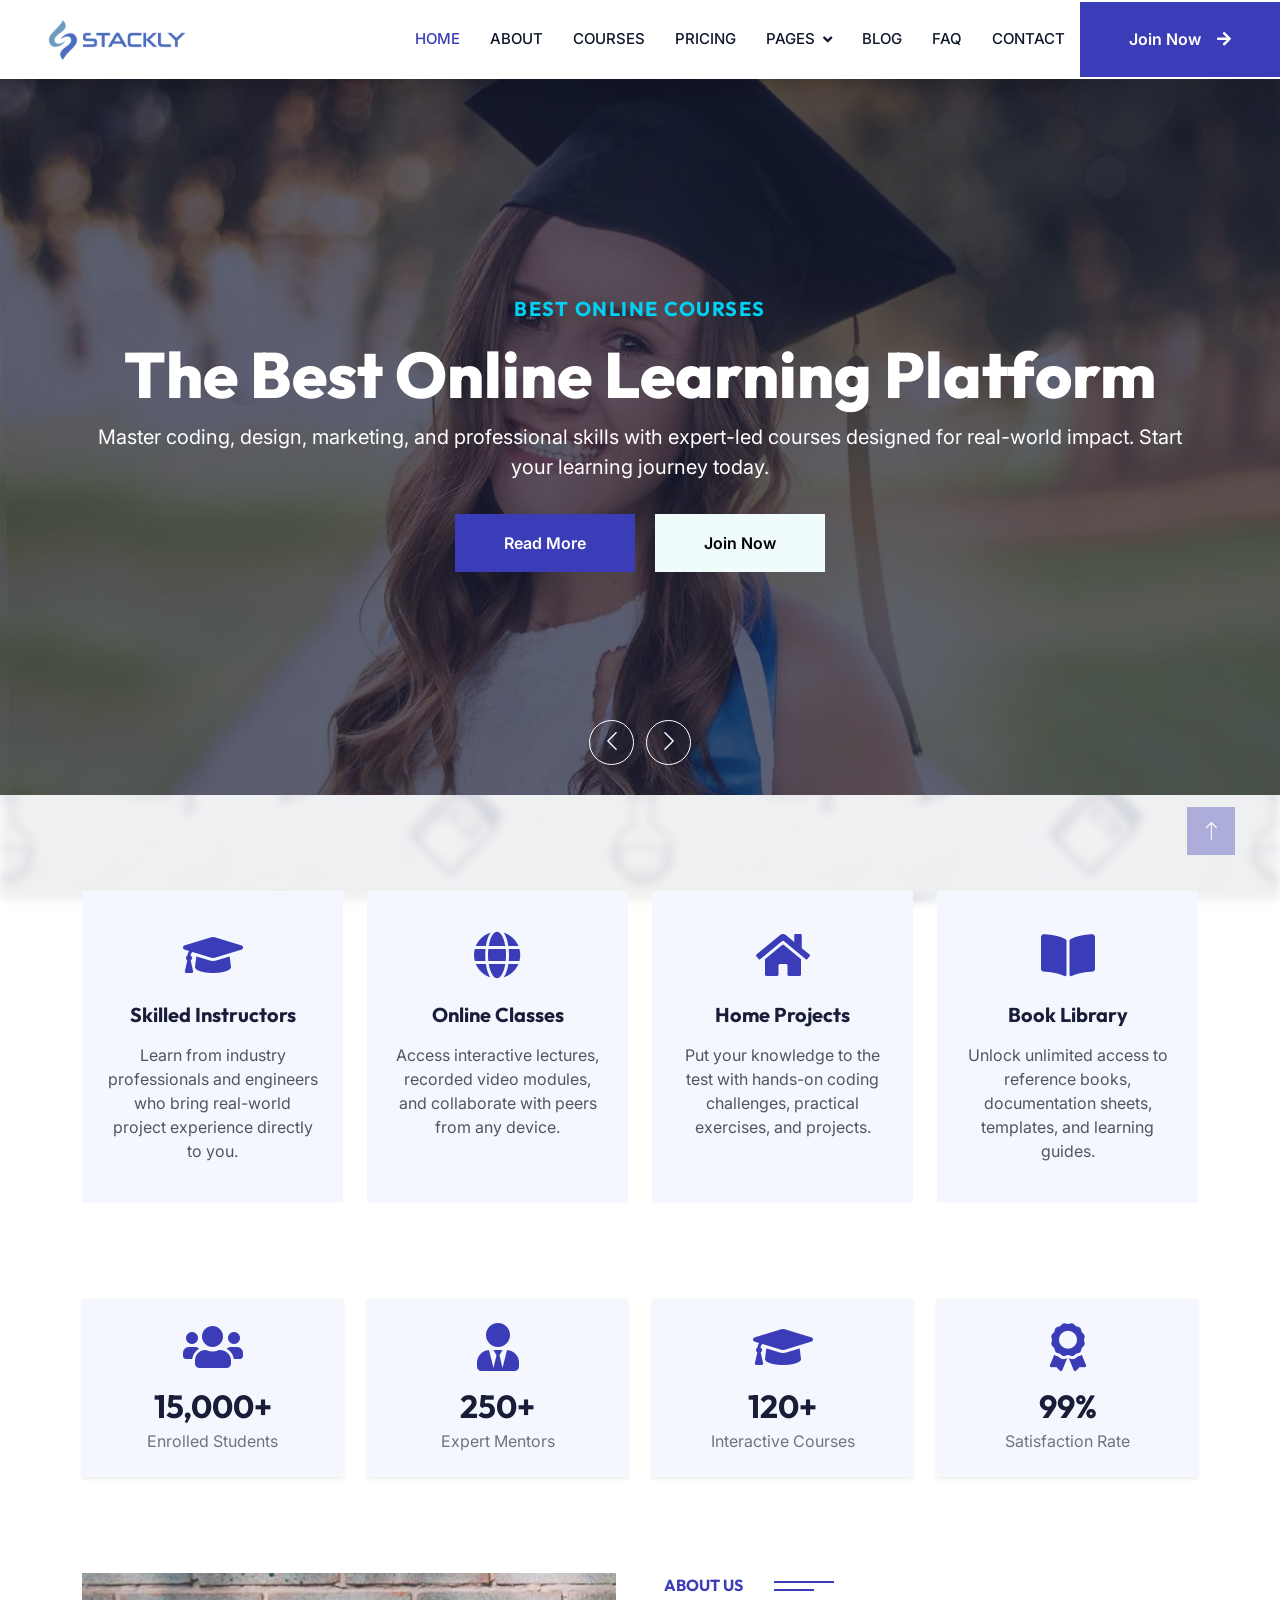
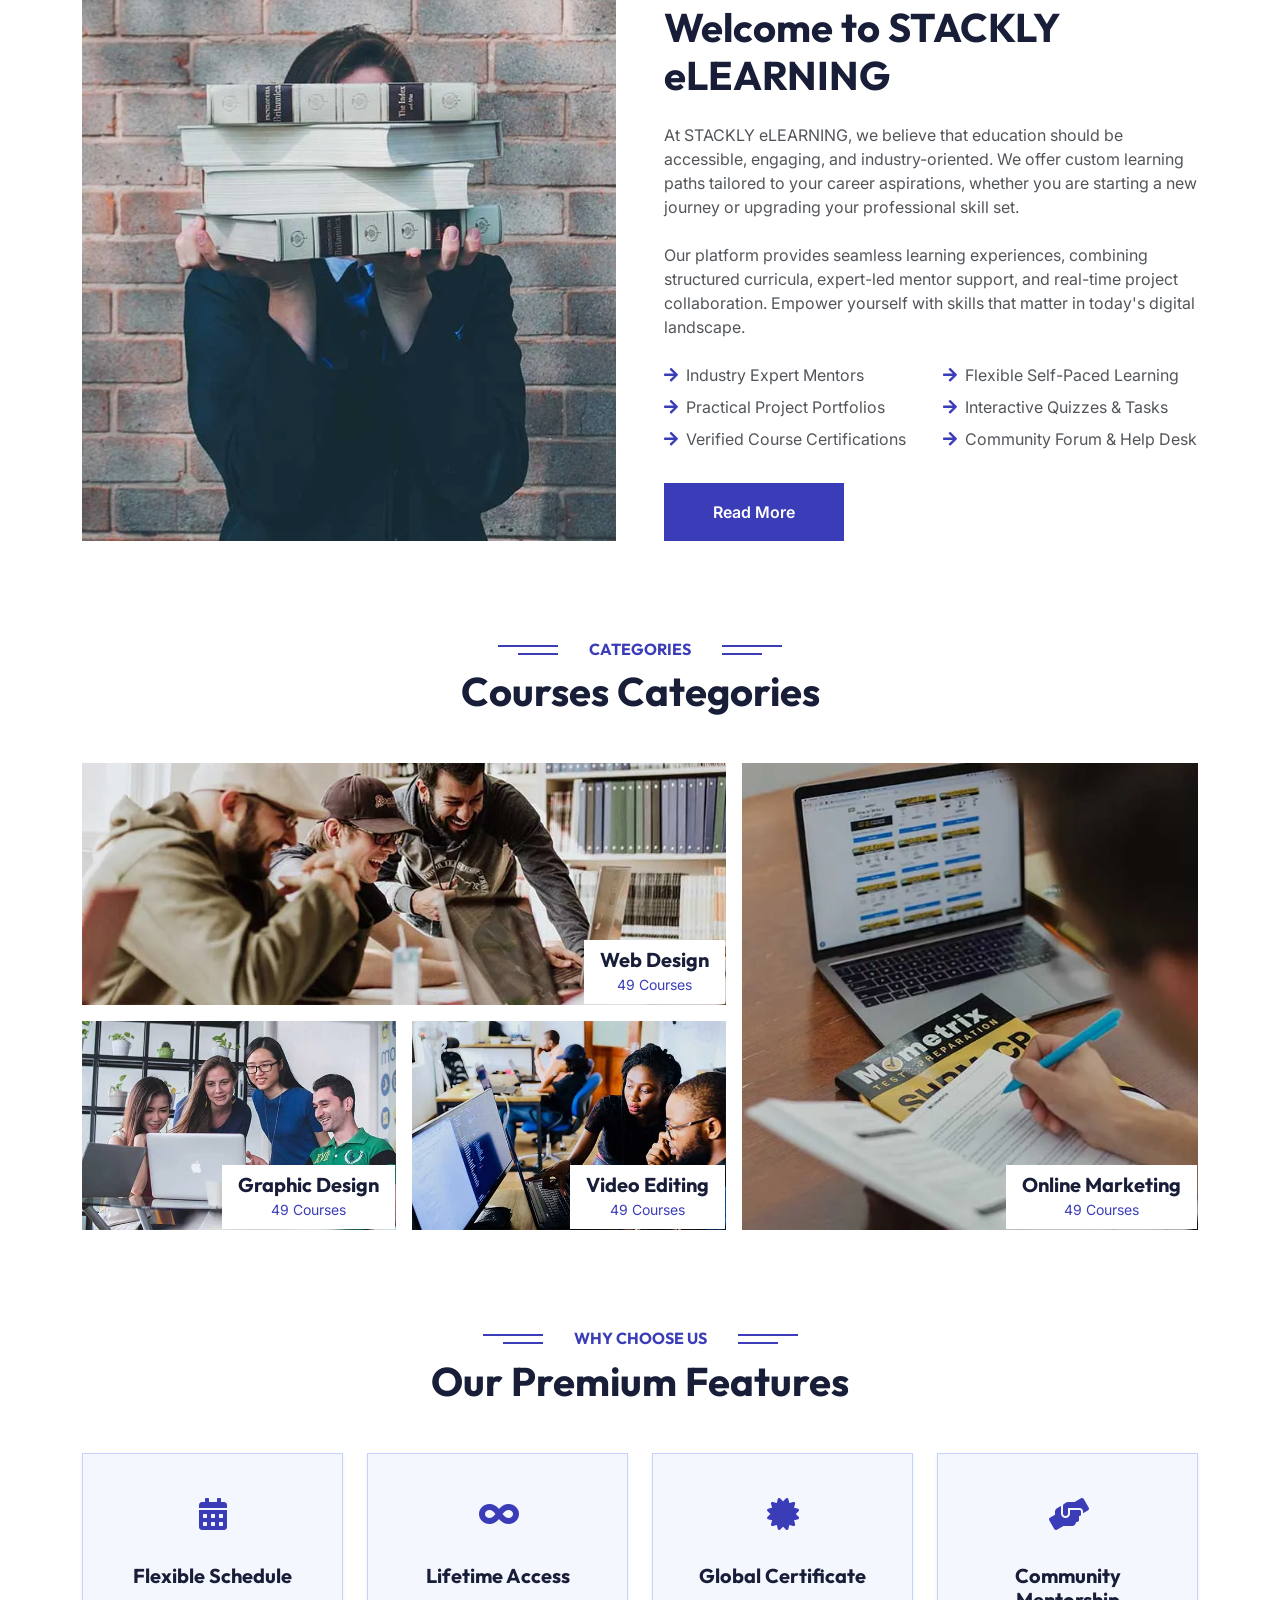
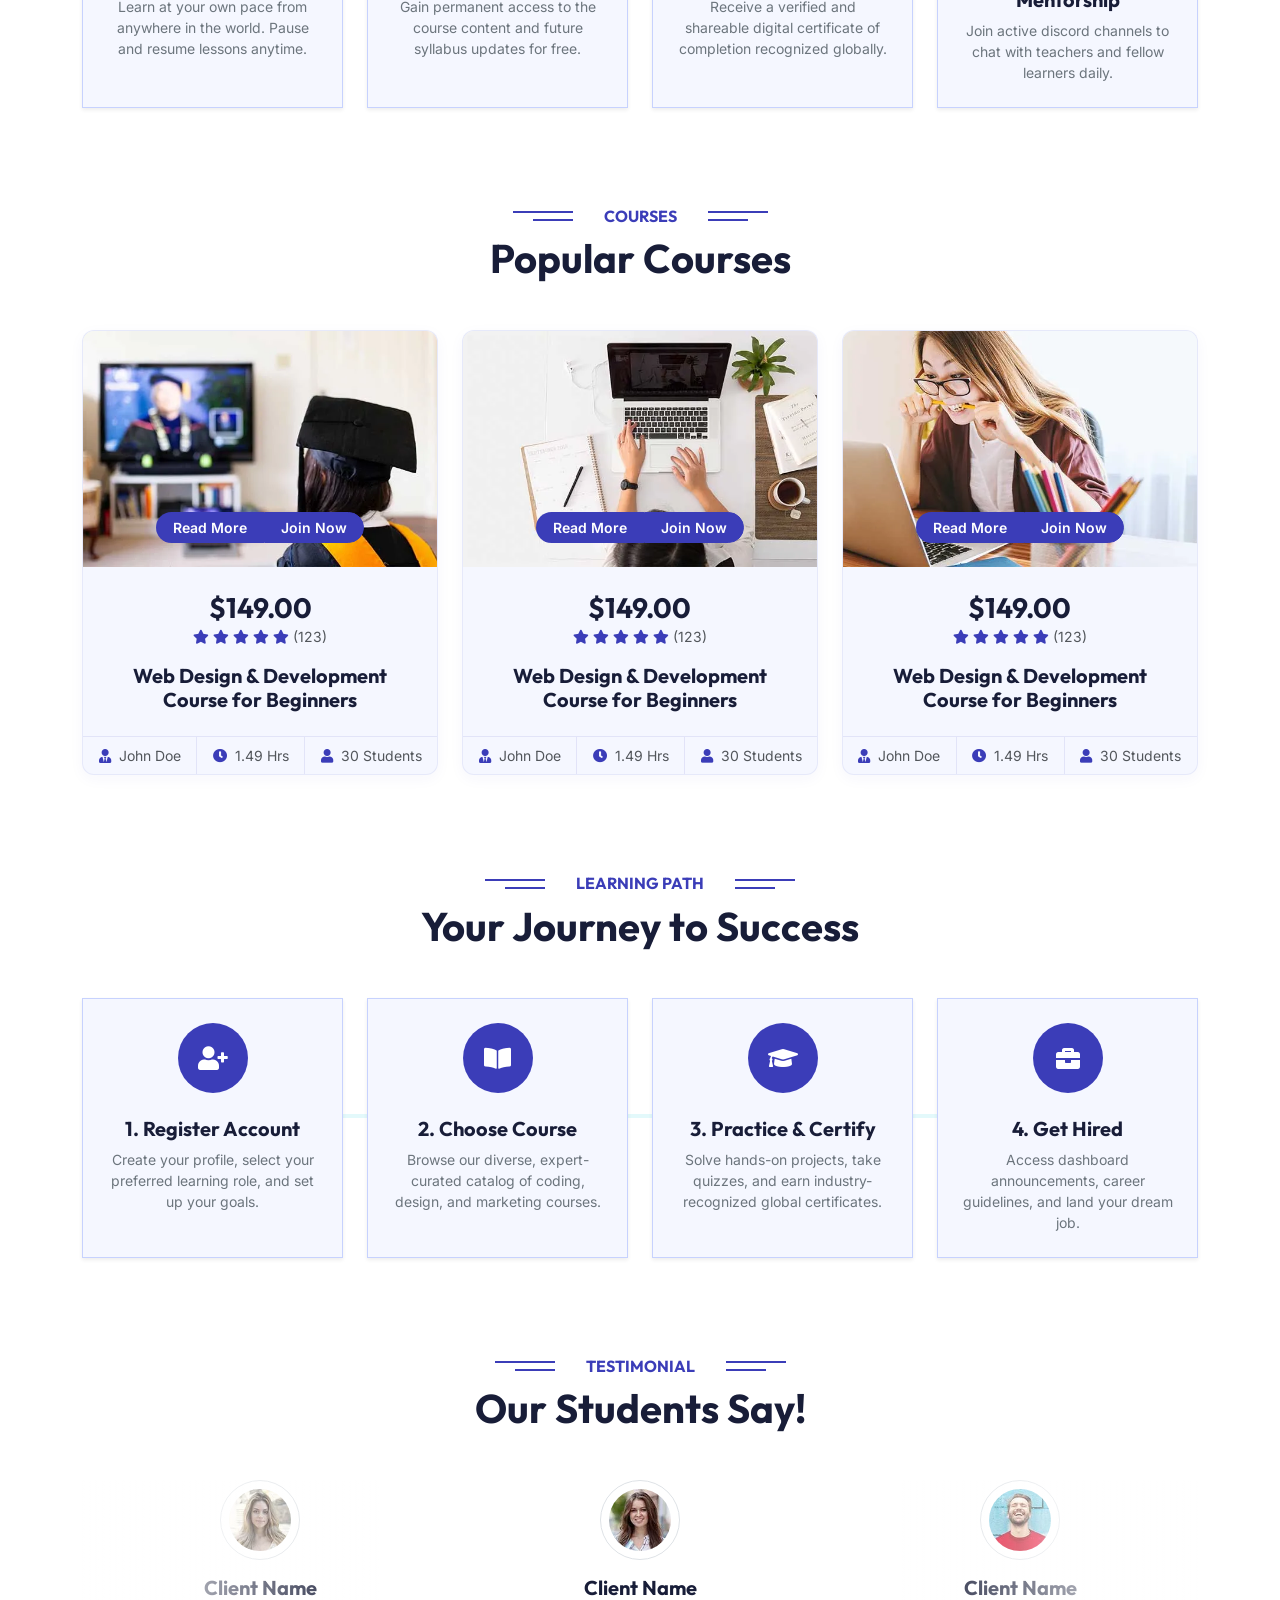
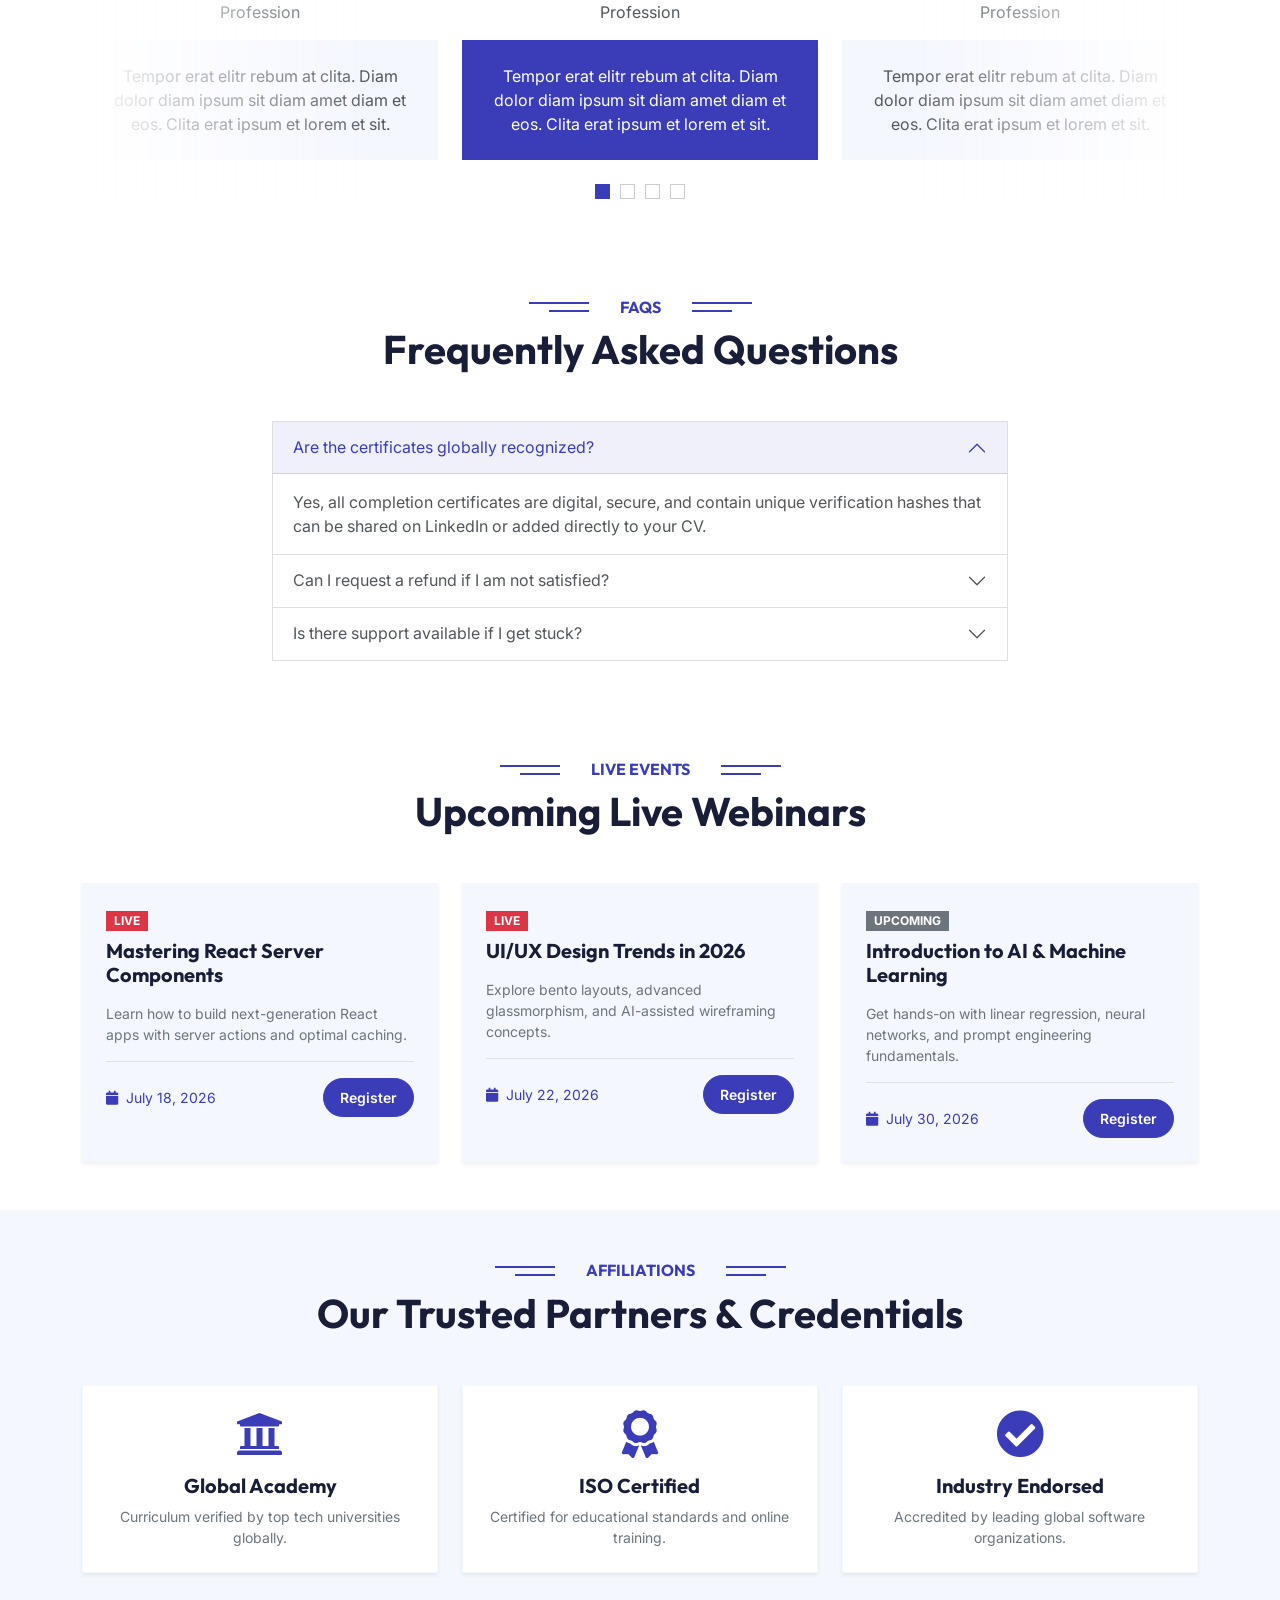
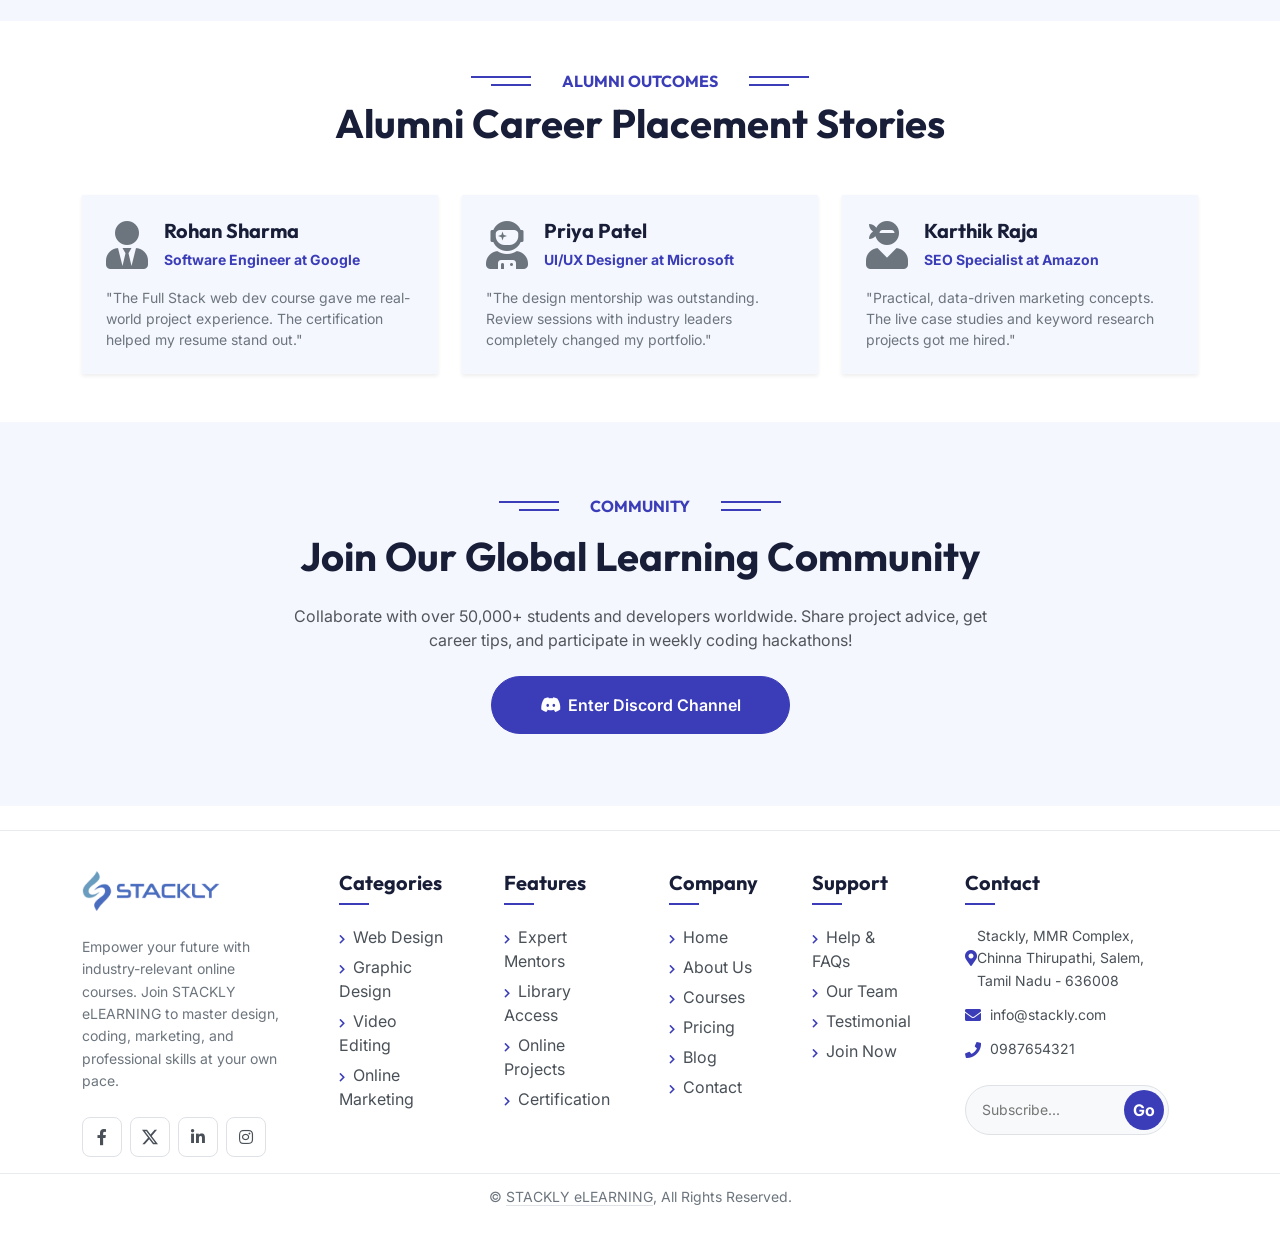
<file: index.html>
<!doctype html>
<html lang="en">
<!-- Mirrored from themewagon.github.io/elearning/ by HTTrack Website Copier/3.x [XR&CO'2014], Mon, 13 Jul 2026 05:12:00 GMT -->
<!-- Added by HTTrack -->
<meta http-equiv="content-type" content="text/html;charset=utf-8" /><!-- /Added by HTTrack -->

<head>
  <meta charset="utf-8" />
  <title>eLEARNING - eLearning HTML Template</title>
  <meta content="width=device-width, initial-scale=1.0" name="viewport" />
  <meta content="" name="keywords" />
  <meta content="" name="description" />

  <!-- Favicon -->
  <link href="img/favicon.html" rel="icon" />

  <!-- Google Web Fonts -->
  <link rel="preconnect" href="https://fonts.googleapis.com/" />
  <link rel="preconnect" href="https://fonts.gstatic.com/" crossorigin />
  <link
    href="https://fonts.googleapis.com/css2?family=Inter:wght@300;400;500;600;700&amp;family=Outfit:wght@400;500;600;700;800&amp;display=swap"
    rel="stylesheet" />

  <!-- Icon Font Stylesheet -->
  <link href="css/all.min.css" rel="stylesheet" />
  <link href="css/bootstrap-icons.css" rel="stylesheet" />

  <!-- Libraries Stylesheet -->
  <link href="lib/animate/animate.min.css" rel="stylesheet" />
  <link href="lib/owlcarousel/assets/owl.carousel.min.css" rel="stylesheet" />

  <!-- Customized Bootstrap Stylesheet -->
  <link href="css/bootstrap.min.css" rel="stylesheet" />

  <!-- Template Stylesheet -->
  <link href="css/style.css" rel="stylesheet" />
  <style>
    /* Mobile Sidebar Drawer Styles */
    #mobile-sidebar {
      position: fixed !important;
      top: 0;
      left: -280px;
      width: 260px;
      height: 100vh !important;
      background: #181d38;
      color: #fff;
      z-index: 1050 !important;
      transition: all 0.3s ease;
      box-shadow: 5px 0 15px rgba(0, 0, 0, 0.15);
      overflow-y: auto;
    }

    #mobile-sidebar.active {
      left: 0 !important;
    }

    #mobile-sidebar .sidebar-header {
      padding: 15px;
      border-bottom: 1px solid rgba(255, 255, 255, 0.1);
      position: relative;
    }

    #mobile-sidebar ul.components {
      padding: 20px 0;
    }

    #mobile-sidebar ul li a {
      padding: 10px 20px;
      font-size: 14px;
      display: block;
      color: #a3a7be;
      text-decoration: none;
      transition: all 0.3s;
    }

    #mobile-sidebar ul li a i {
      width: 20px;
      text-align: center;
    }

    #mobile-sidebar ul li a:hover,
    #mobile-sidebar ul li.active>a {
      color: #fff;
      background: #06bbcc;
    }

    /* Blur and lock scrolling exactly like dashboard */
    #mobile-sidebar.active~* {
      filter: blur(4px);
      pointer-events: none;
    }

    #mobile-sidebar.active~#mobile-sidebar {
      filter: none !important;
      pointer-events: auto !important;
    }

    body.mobile-sidebar-open,
    html.mobile-sidebar-open {
      overflow: hidden !important;
      height: 100vh !important;
    }
  </style>
</head>

<body>
  <!-- Spinner Start -->
  <div id="spinner"
    class="show bg-white position-fixed translate-middle w-100 vh-100 top-50 start-50 d-flex align-items-center justify-content-center">
    <div class="spinner-border text-primary" style="width: 3rem; height: 3rem" role="status">
      <span class="sr-only">Loading...</span>
    </div>
  </div>
  <!-- Spinner End -->

  <!-- Mobile Sidebar Drawer -->
  <nav id="mobile-sidebar" class="d-lg-none">
    <div class="sidebar-header d-flex align-items-center justify-content-between">
      <a href="index.html" class="d-flex align-items-center text-decoration-none flex-grow-1">
        <img src="img/logo-stackly.webp" alt="Logo" style="height: 65px; max-width: 100%; object-fit: contain;" />
      </a>
      <button id="close-mobile-sidebar" class="btn text-white p-0 ms-2"
        style="background: transparent; border: none; font-size: 12px; line-height: 1;">
        <i class="fa fa-times"></i>
      </button>
    </div>
    <ul class="list-unstyled components">
      <li class="active"><a href="index.html"><i class="fa fa-home me-2"></i>Home</a></li>
      <li><a href="about.html"><i class="fa fa-info-circle me-2"></i>About</a></li>
      <li><a href="courses.html"><i class="fa fa-book-open me-2"></i>Courses</a></li>
      <li><a href="pricing.html"><i class="fa fa-tags me-2"></i>Pricing</a></li>
      <li><a href="team.html"><i class="fa fa-users me-2"></i>Our Team</a></li>
      <li><a href="testimonial.html"><i class="fa fa-comments me-2"></i>Testimonials</a></li>
      <li><a href="blog.html"><i class="fa fa-blog me-2"></i>Blog</a></li>
      <li><a href="faq.html"><i class="fa fa-question-circle me-2"></i>FAQ</a></li>
      <li><a href="contact.html"><i class="fa fa-envelope me-2"></i>Contact</a></li>
      <li class="mt-3 border-top pt-2"><a href="login.html" id="join-mobile-btn" class="text-info fw-bold"><i
            class="fa fa-sign-in-alt me-2"></i>Join Now</a></li>
      <li class="mt-3 px-3 py-2 text-muted sidebar-contact-info"
        style="font-size: 11px; border-top: 1px dashed rgba(255,255,255,0.1); list-style-type: none;">
        <div class="mb-2">
          <strong class="text-white d-block mb-1"
            style="font-size: 10px; opacity: 0.8; letter-spacing: 0.5px;">Contact</strong>
          <i class="fa fa-phone me-2 text-info"></i>0987654321
        </div>
        <div class="mb-2" style="word-break: break-all;">
          <strong class="text-white d-block mb-1"
            style="font-size: 10px; opacity: 0.8; letter-spacing: 0.5px;">Email</strong>
          <i class="fa fa-envelope me-2 text-info"></i>info@stackly.com
        </div>
        <div>
          <strong class="text-white d-block mb-1"
            style="font-size: 10px; opacity: 0.8; letter-spacing: 0.5px;">Address</strong>
          <i class="fa fa-map-marker-alt me-2 text-info"></i>Stackly, MMR Complex, Chinna Thirupathi<br />Salem, Tamil Nadu -
          636008
        </div>
      </li>
    </ul>
  </nav>

  <!-- Navbar Start -->
  <nav class="navbar navbar-expand-lg bg-white navbar-light shadow sticky-top p-0">
    <a href="index.html" class="navbar-brand d-flex align-items-center px-4 px-lg-5">
      <img src="img/logo-stackly.webp" alt="Logo" style="height: 40px; margin-right: 10px" />
    </a>
    <button type="button" class="navbar-toggler me-4" id="mobile-sidebar-toggle">
      <span class="navbar-toggler-icon"></span>
    </button>
    <div class="collapse navbar-collapse" id="navbarCollapse">
      <div class="navbar-nav ms-auto p-4 p-lg-0">
        <a href="index.html" class="nav-item nav-link active">Home</a>
        <a href="about.html" class="nav-item nav-link">About</a>
        <a href="courses.html" class="nav-item nav-link">Courses</a>
        <a href="pricing.html" class="nav-item nav-link">Pricing</a>
        <div class="nav-item dropdown">
          <a href="#" class="nav-link dropdown-toggle" data-bs-toggle="dropdown">Pages</a>
          <div class="dropdown-menu fade-down m-0">
            <a href="team.html" class="dropdown-item">Our Team</a>
            <a href="testimonial.html" class="dropdown-item">Testimonial</a>
          </div>
        </div>
        <a href="blog.html" class="nav-item nav-link">Blog</a>
        <a href="faq.html" class="nav-item nav-link">FAQ</a>
        <a href="contact.html" class="nav-item nav-link">Contact</a>
      </div>
      <a href="login.html" id="join-btn" class="btn btn-primary py-4 px-lg-5 d-none d-lg-block">Join Now<i
          class="fa fa-arrow-right ms-3"></i></a>
    </div>
  </nav>
  <!-- Navbar End -->

  <!-- Carousel Start -->
  <div class="container-fluid p-0 mb-5">
    <div class="owl-carousel header-carousel position-relative">
      <div class="owl-carousel-item position-relative">
        <img class="img-fluid" src="img/carousel-1.webp" alt="" />
        <div class="position-absolute top-0 start-0 w-100 h-100 d-flex align-items-center"
          style="background: rgba(24, 29, 56, 0.7)">
          <div class="container">
            <div class="row justify-content-center">
              <div class="col-12 text-center">
                <h5 class="text-uppercase mb-3 animated slideInDown" style="color: #00d2f4 !important; font-weight: 700; letter-spacing: 1.5px;">
                  Best Online Courses
                </h5>
                <h1 class="display-3 text-white animated slideInDown">
                  The Best Online Learning Platform
                </h1>
                <p class="fs-5 text-white mb-4 pb-2">
                  Master coding, design, marketing, and professional skills with expert-led courses designed for
                  real-world impact. Start your learning journey today.
                </p>
                <a href="404.html" class="btn btn-primary py-md-3 px-md-5 me-3 animated slideInLeft">Read More</a>
                <a href="404.html" class="btn btn-light py-md-3 px-md-5 animated slideInRight">Join Now</a>
              </div>
            </div>
          </div>
        </div>
      </div>
      <div class="owl-carousel-item position-relative">
        <img class="img-fluid" src="img/carousel-2.webp" alt="" />
        <div class="position-absolute top-0 start-0 w-100 h-100 d-flex align-items-center"
          style="background: rgba(24, 29, 56, 0.7)">
          <div class="container">
            <div class="row justify-content-center">
              <div class="col-12 text-center">
                <h5 class="text-uppercase mb-3 animated slideInDown" style="color: #00d2f4 !important; font-weight: 700; letter-spacing: 1.5px;">
                  Best Online Courses
                </h5>
                <h1 class="display-3 text-white animated slideInDown">
                  Get Educated Online From Your Home
                </h1>
                <p class="fs-5 text-white mb-4 pb-2">
                  Master coding, design, marketing, and professional skills with expert-led courses designed for
                  real-world impact. Start your learning journey today.
                </p>
                <a href="404.html" class="btn btn-primary py-md-3 px-md-5 me-3 animated slideInLeft">Read More</a>
                <a href="404.html" class="btn btn-light py-md-3 px-md-5 animated slideInRight">Join Now</a>
              </div>
            </div>
          </div>
        </div>
      </div>
    </div>
  </div>
  <!-- Carousel End -->

  <!-- Service Start -->
  <div class="container-xxl py-5">
    <div class="container">
      <div class="row g-4">
        <div class="col-lg-3 col-sm-6 wow fadeInUp" data-wow-delay="0.1s">
          <div class="service-item text-center pt-3">
            <div class="p-4">
              <i class="fa fa-3x fa-graduation-cap text-primary mb-4"></i>
              <h5 class="mb-3">Skilled Instructors</h5>
              <p>
                Learn from industry professionals and engineers who bring real-world project experience directly to you.
              </p>
            </div>
          </div>
        </div>
        <div class="col-lg-3 col-sm-6 wow fadeInUp" data-wow-delay="0.3s">
          <div class="service-item text-center pt-3">
            <div class="p-4">
              <i class="fa fa-3x fa-globe text-primary mb-4"></i>
              <h5 class="mb-3">Online Classes</h5>
              <p>
                Access interactive lectures, recorded video modules, and collaborate with peers from any device.
              </p>
            </div>
          </div>
        </div>
        <div class="col-lg-3 col-sm-6 wow fadeInUp" data-wow-delay="0.5s">
          <div class="service-item text-center pt-3">
            <div class="p-4">
              <i class="fa fa-3x fa-home text-primary mb-4"></i>
              <h5 class="mb-3">Home Projects</h5>
              <p>
                Put your knowledge to the test with hands-on coding challenges, practical exercises, and projects.
              </p>
            </div>
          </div>
        </div>
        <div class="col-lg-3 col-sm-6 wow fadeInUp" data-wow-delay="0.7s">
          <div class="service-item text-center pt-3">
            <div class="p-4">
              <i class="fa fa-3x fa-book-open text-primary mb-4"></i>
              <h5 class="mb-3">Book Library</h5>
              <p>
                Unlock unlimited access to reference books, documentation sheets, templates, and learning guides.
              </p>
            </div>
          </div>
        </div>
      </div>
    </div>
  </div>
  <!-- Service End -->

  <!-- Statistics Start -->
  <div class="container-xxl py-5">
    <div class="container">
      <div class="row g-4 justify-content-center text-center">
        <div class="col-lg-3 col-sm-6 wow fadeInUp" data-wow-delay="0.1s">
          <div class="bg-light rounded p-4 shadow-sm">
            <i class="fa fa-3x fa-users text-primary mb-3"></i>
            <h2 class="mb-1">15,000+</h2>
            <p class="mb-0 text-muted">Enrolled Students</p>
          </div>
        </div>
        <div class="col-lg-3 col-sm-6 wow fadeInUp" data-wow-delay="0.3s">
          <div class="bg-light rounded p-4 shadow-sm">
            <i class="fa fa-3x fa-user-tie text-primary mb-3"></i>
            <h2 class="mb-1">250+</h2>
            <p class="mb-0 text-muted">Expert Mentors</p>
          </div>
        </div>
        <div class="col-lg-3 col-sm-6 wow fadeInUp" data-wow-delay="0.5s">
          <div class="bg-light rounded p-4 shadow-sm">
            <i class="fa fa-3x fa-graduation-cap text-primary mb-3"></i>
            <h2 class="mb-1">120+</h2>
            <p class="mb-0 text-muted">Interactive Courses</p>
          </div>
        </div>
        <div class="col-lg-3 col-sm-6 wow fadeInUp" data-wow-delay="0.7s">
          <div class="bg-light rounded p-4 shadow-sm">
            <i class="fa fa-3x fa-award text-primary mb-3"></i>
            <h2 class="mb-1">99%</h2>
            <p class="mb-0 text-muted">Satisfaction Rate</p>
          </div>
        </div>
      </div>
    </div>
  </div>
  <!-- Statistics End -->

  <!-- About Start -->
  <div class="container-xxl py-5">
    <div class="container">
      <div class="row g-5">
        <div class="col-lg-6 wow fadeInUp" data-wow-delay="0.1s" style="min-height: 400px">
          <div class="position-relative h-100">
            <img class="img-fluid position-absolute w-100 h-100" src="img/about.webp" alt=""
              style="object-fit: cover" />
          </div>
        </div>
        <div class="col-lg-6 wow fadeInUp" data-wow-delay="0.3s">
          <h6 class="section-title bg-white text-start text-primary pe-3">
            About Us
          </h6>
          <h1 class="mb-4">Welcome to STACKLY eLEARNING</h1>
          <p class="mb-4">
            At STACKLY eLEARNING, we believe that education should be accessible, engaging, and industry-oriented. We
            offer custom learning paths tailored to your career aspirations, whether you are starting a new journey or
            upgrading your professional skill set.
          </p>
          <p class="mb-4">
            Our platform provides seamless learning experiences, combining structured curricula, expert-led mentor
            support, and real-time project collaboration. Empower yourself with skills that matter in today's digital
            landscape.
          </p>
          <div class="row gy-2 gx-4 mb-4">
            <div class="col-sm-6">
              <p class="mb-0">
                <i class="fa fa-arrow-right text-primary me-2"></i>Industry Expert Mentors
              </p>
            </div>
            <div class="col-sm-6">
              <p class="mb-0">
                <i class="fa fa-arrow-right text-primary me-2"></i>Flexible Self-Paced Learning
              </p>
            </div>
            <div class="col-sm-6">
              <p class="mb-0">
                <i class="fa fa-arrow-right text-primary me-2"></i>Practical Project Portfolios
              </p>
            </div>
            <div class="col-sm-6">
              <p class="mb-0">
                <i class="fa fa-arrow-right text-primary me-2"></i>Interactive Quizzes & Tasks
              </p>
            </div>
            <div class="col-sm-6">
              <p class="mb-0">
                <i class="fa fa-arrow-right text-primary me-2"></i>Verified Course Certifications
              </p>
            </div>
            <div class="col-sm-6">
              <p class="mb-0">
                <i class="fa fa-arrow-right text-primary me-2"></i>Community Forum & Help Desk
              </p>
            </div>
          </div>
          <a class="btn btn-primary py-3 px-5 mt-2" href="404.html">Read More</a>
        </div>
      </div>
    </div>
  </div>
  <!-- About End -->

  <!-- Categories Start -->
  <div class="container-xxl py-5 category">
    <div class="container">
      <div class="text-center wow fadeInUp" data-wow-delay="0.1s">
        <h6 class="section-title bg-white text-center text-primary px-3">
          Categories
        </h6>
        <h1 class="mb-5">Courses Categories</h1>
      </div>
      <div class="row g-3">
        <div class="col-lg-7 col-md-6">
          <div class="row g-3">
            <div class="col-lg-12 col-md-12 wow zoomIn" data-wow-delay="0.1s">
              <a class="position-relative d-block overflow-hidden" style="cursor: default;">
                <img class="img-fluid" src="img/cat-1.webp" alt="" />
                <div class="bg-white text-center position-absolute bottom-0 end-0 py-2 px-3" style="margin: 1px">
                  <h5 class="m-0">Web Design</h5>
                  <small class="text-primary">49 Courses</small>
                </div>
              </a>
            </div>
            <div class="col-lg-6 col-md-12 wow zoomIn" data-wow-delay="0.3s">
              <a class="position-relative d-block overflow-hidden" style="cursor: default;">
                <img class="img-fluid" src="img/cat-2.webp" alt="" />
                <div class="bg-white text-center position-absolute bottom-0 end-0 py-2 px-3" style="margin: 1px">
                  <h5 class="m-0">Graphic Design</h5>
                  <small class="text-primary">49 Courses</small>
                </div>
              </a>
            </div>
            <div class="col-lg-6 col-md-12 wow zoomIn" data-wow-delay="0.5s">
              <a class="position-relative d-block overflow-hidden" style="cursor: default;">
                <img class="img-fluid" src="img/cat-3.webp" alt="" />
                <div class="bg-white text-center position-absolute bottom-0 end-0 py-2 px-3" style="margin: 1px">
                  <h5 class="m-0">Video Editing</h5>
                  <small class="text-primary">49 Courses</small>
                </div>
              </a>
            </div>
          </div>
        </div>
        <div class="col-lg-5 col-md-6 wow zoomIn" data-wow-delay="0.7s" style="min-height: 350px">
          <a class="position-relative d-block h-100 overflow-hidden" style="cursor: default;">
            <img class="img-fluid position-absolute w-100 h-100" src="img/cat-4.webp" alt=""
              style="object-fit: cover" />
            <div class="bg-white text-center position-absolute bottom-0 end-0 py-2 px-3" style="margin: 1px">
              <h5 class="m-0">Online Marketing</h5>
              <small class="text-primary">49 Courses</small>
            </div>
          </a>
        </div>
      </div>
    </div>
  </div>
  <!-- Categories Start -->

  <!-- Why Choose Us Start -->
  <div class="container-xxl py-5">
    <div class="container">
      <div class="text-center wow fadeInUp" data-wow-delay="0.1s">
        <h6 class="section-title bg-white text-center text-primary px-3">
          Why Choose Us
        </h6>
        <h1 class="mb-5">Our Premium Features</h1>
      </div>
      <div class="row g-4">
        <div class="col-lg-3 col-md-6 wow fadeInUp" data-wow-delay="0.1s">
          <div class="card learning-card border-0 shadow-sm p-4 text-center h-100">
            <div class="rounded-circle bg-light p-3 mx-auto mb-3 text-primary" style="width: 70px; height: 70px">
              <i class="fa fa-2x fa-calendar-alt mt-1"></i>
            </div>
            <h5>Flexible Schedule</h5>
            <p class="text-muted small mb-0">
              Learn at your own pace from anywhere in the world. Pause and
              resume lessons anytime.
            </p>
          </div>
        </div>
        <div class="col-lg-3 col-md-6 wow fadeInUp" data-wow-delay="0.3s">
          <div class="card learning-card border-0 shadow-sm p-4 text-center h-100">
            <div class="rounded-circle bg-light p-3 mx-auto mb-3 text-primary" style="width: 70px; height: 70px">
              <i class="fa fa-2x fa-infinity mt-1"></i>
            </div>
            <h5>Lifetime Access</h5>
            <p class="text-muted small mb-0">
              Gain permanent access to the course content and future syllabus
              updates for free.
            </p>
          </div>
        </div>
        <div class="col-lg-3 col-md-6 wow fadeInUp" data-wow-delay="0.5s">
          <div class="card learning-card border-0 shadow-sm p-4 text-center h-100">
            <div class="rounded-circle bg-light p-3 mx-auto mb-3 text-primary" style="width: 70px; height: 70px">
              <i class="fa fa-2x fa-certificate mt-1"></i>
            </div>
            <h5>Global Certificate</h5>
            <p class="text-muted small mb-0">
              Receive a verified and shareable digital certificate of
              completion recognized globally.
            </p>
          </div>
        </div>
        <div class="col-lg-3 col-md-6 wow fadeInUp" data-wow-delay="0.7s">
          <div class="card learning-card border-0 shadow-sm p-4 text-center h-100">
            <div class="rounded-circle bg-light p-3 mx-auto mb-3 text-primary" style="width: 70px; height: 70px">
              <i class="fa fa-2x fa-hands-helping mt-1"></i>
            </div>
            <h5>Community Mentorship</h5>
            <p class="text-muted small mb-0">
              Join active discord channels to chat with teachers and fellow
              learners daily.
            </p>
          </div>
        </div>
      </div>
    </div>
  </div>
  <!-- Why Choose Us End -->

  <!-- Courses Start -->
  <div class="container-xxl py-5">
    <div class="container">
      <div class="text-center wow fadeInUp" data-wow-delay="0.1s">
        <h6 class="section-title bg-white text-center text-primary px-3">
          Courses
        </h6>
        <h1 class="mb-5">Popular Courses</h1>
      </div>
      <div class="row g-4 justify-content-center">
        <div class="col-lg-4 col-md-6 wow fadeInUp" data-wow-delay="0.1s">
          <div class="course-item bg-light">
            <div class="position-relative overflow-hidden">
              <img class="img-fluid" src="img/course-1.webp" alt="" />
              <div class="w-100 d-flex justify-content-center position-absolute bottom-0 start-0 mb-4">
                <a href="404.html" class="flex-shrink-0 btn btn-sm btn-primary px-3 border-end"
                  style="border-radius: 30px 0 0 30px">Read More</a>
                <a href="404.html" class="flex-shrink-0 btn btn-sm btn-primary px-3"
                  style="border-radius: 0 30px 30px 0">Join Now</a>
              </div>
            </div>
            <div class="text-center p-4 pb-0">
              <h3 class="mb-0">$149.00</h3>
              <div class="mb-3">
                <small class="fa fa-star text-primary"></small>
                <small class="fa fa-star text-primary"></small>
                <small class="fa fa-star text-primary"></small>
                <small class="fa fa-star text-primary"></small>
                <small class="fa fa-star text-primary"></small>
                <small>(123)</small>
              </div>
              <h5 class="mb-4">
                Web Design & Development Course for Beginners
              </h5>
            </div>
            <div class="d-flex border-top">
              <small class="flex-fill text-center border-end py-2"><i class="fa fa-user-tie text-primary me-2"></i>John
                Doe</small>
              <small class="flex-fill text-center border-end py-2"><i class="fa fa-clock text-primary me-2"></i>1.49
                Hrs</small>
              <small class="flex-fill text-center py-2"><i class="fa fa-user text-primary me-2"></i>30
                Students</small>
            </div>
          </div>
        </div>
        <div class="col-lg-4 col-md-6 wow fadeInUp" data-wow-delay="0.3s">
          <div class="course-item bg-light">
            <div class="position-relative overflow-hidden">
              <img class="img-fluid" src="img/course-2.webp" alt="" />
              <div class="w-100 d-flex justify-content-center position-absolute bottom-0 start-0 mb-4">
                <a href="404.html" class="flex-shrink-0 btn btn-sm btn-primary px-3 border-end"
                  style="border-radius: 30px 0 0 30px">Read More</a>
                <a href="404.html" class="flex-shrink-0 btn btn-sm btn-primary px-3"
                  style="border-radius: 0 30px 30px 0">Join Now</a>
              </div>
            </div>
            <div class="text-center p-4 pb-0">
              <h3 class="mb-0">$149.00</h3>
              <div class="mb-3">
                <small class="fa fa-star text-primary"></small>
                <small class="fa fa-star text-primary"></small>
                <small class="fa fa-star text-primary"></small>
                <small class="fa fa-star text-primary"></small>
                <small class="fa fa-star text-primary"></small>
                <small>(123)</small>
              </div>
              <h5 class="mb-4">
                Web Design & Development Course for Beginners
              </h5>
            </div>
            <div class="d-flex border-top">
              <small class="flex-fill text-center border-end py-2"><i class="fa fa-user-tie text-primary me-2"></i>John
                Doe</small>
              <small class="flex-fill text-center border-end py-2"><i class="fa fa-clock text-primary me-2"></i>1.49
                Hrs</small>
              <small class="flex-fill text-center py-2"><i class="fa fa-user text-primary me-2"></i>30
                Students</small>
            </div>
          </div>
        </div>
        <div class="col-lg-4 col-md-6 wow fadeInUp" data-wow-delay="0.5s">
          <div class="course-item bg-light">
            <div class="position-relative overflow-hidden">
              <img class="img-fluid" src="img/course-3.webp" alt="" />
              <div class="w-100 d-flex justify-content-center position-absolute bottom-0 start-0 mb-4">
                <a href="404.html" class="flex-shrink-0 btn btn-sm btn-primary px-3 border-end"
                  style="border-radius: 30px 0 0 30px">Read More</a>
                <a href="404.html" class="flex-shrink-0 btn btn-sm btn-primary px-3"
                  style="border-radius: 0 30px 30px 0">Join Now</a>
              </div>
            </div>
            <div class="text-center p-4 pb-0">
              <h3 class="mb-0">$149.00</h3>
              <div class="mb-3">
                <small class="fa fa-star text-primary"></small>
                <small class="fa fa-star text-primary"></small>
                <small class="fa fa-star text-primary"></small>
                <small class="fa fa-star text-primary"></small>
                <small class="fa fa-star text-primary"></small>
                <small>(123)</small>
              </div>
              <h5 class="mb-4">
                Web Design & Development Course for Beginners
              </h5>
            </div>
            <div class="d-flex border-top">
              <small class="flex-fill text-center border-end py-2"><i class="fa fa-user-tie text-primary me-2"></i>John
                Doe</small>
              <small class="flex-fill text-center border-end py-2"><i class="fa fa-clock text-primary me-2"></i>1.49
                Hrs</small>
              <small class="flex-fill text-center py-2"><i class="fa fa-user text-primary me-2"></i>30
                Students</small>
            </div>
          </div>
        </div>
      </div>
    </div>
  </div>
  <!-- Courses End -->

  <!-- Learning Path Start -->
  <div class="container-xxl py-5">
    <div class="container">
      <div class="text-center wow fadeInUp" data-wow-delay="0.1s">
        <h6 class="section-title bg-white text-center text-primary px-3">
          Learning Path
        </h6>
        <h1 class="mb-5">Your Journey to Success</h1>
      </div>
      <div class="row g-4 justify-content-center">
        <div class="col-lg-12">
          <div class="position-relative">
            <!-- Roadmap Horizontal Line for desktop, stacked for mobile -->
            <div class="d-none d-lg-block position-absolute start-0 end-0 top-50 translate-middle-y"
              style="height: 4px; z-index: 1; background-color: #e3f9fb"></div>

            <div class="row g-4 position-relative" style="z-index: 2">
              <!-- Step 1 -->
              <div class="col-lg-3 col-md-6 text-center wow fadeInUp" data-wow-delay="0.1s">
                <div class="learning-card p-4 rounded shadow-sm h-100">
                  <div
                    class="btn-lg-square bg-primary text-white rounded-circle mx-auto mb-4 d-flex align-items-center justify-content-center"
                    style="width: 70px; height: 70px; font-size: 24px">
                    <i class="fa fa-user-plus"></i>
                  </div>
                  <h5 class="mb-2">1. Register Account</h5>
                  <p class="text-muted mb-0 small">
                    Create your profile, select your preferred learning role,
                    and set up your goals.
                  </p>
                </div>
              </div>

              <!-- Step 2 -->
              <div class="col-lg-3 col-md-6 text-center wow fadeInUp" data-wow-delay="0.3s">
                <div class="learning-card p-4 rounded shadow-sm h-100">
                  <div
                    class="btn-lg-square bg-primary text-white rounded-circle mx-auto mb-4 d-flex align-items-center justify-content-center"
                    style="width: 70px; height: 70px; font-size: 24px">
                    <i class="fa fa-book-open"></i>
                  </div>
                  <h5 class="mb-2">2. Choose Course</h5>
                  <p class="text-muted mb-0 small">
                    Browse our diverse, expert-curated catalog of coding,
                    design, and marketing courses.
                  </p>
                </div>
              </div>

              <!-- Step 3 -->
              <div class="col-lg-3 col-md-6 text-center wow fadeInUp" data-wow-delay="0.5s">
                <div class="learning-card p-4 rounded shadow-sm h-100">
                  <div
                    class="btn-lg-square bg-primary text-white rounded-circle mx-auto mb-4 d-flex align-items-center justify-content-center"
                    style="width: 70px; height: 70px; font-size: 24px">
                    <i class="fa fa-graduation-cap"></i>
                  </div>
                  <h5 class="mb-2">3. Practice & Certify</h5>
                  <p class="text-muted mb-0 small">
                    Solve hands-on projects, take quizzes, and earn
                    industry-recognized global certificates.
                  </p>
                </div>
              </div>

              <!-- Step 4 -->
              <div class="col-lg-3 col-md-6 text-center wow fadeInUp" data-wow-delay="0.7s">
                <div class="learning-card p-4 rounded shadow-sm h-100">
                  <div
                    class="btn-lg-square bg-primary text-white rounded-circle mx-auto mb-4 d-flex align-items-center justify-content-center"
                    style="width: 70px; height: 70px; font-size: 24px">
                    <i class="fa fa-briefcase"></i>
                  </div>
                  <h5 class="mb-2">4. Get Hired</h5>
                  <p class="text-muted mb-0 small">
                    Access dashboard announcements, career guidelines, and
                    land your dream job.
                  </p>
                </div>
              </div>
            </div>
          </div>
        </div>
      </div>
    </div>
  </div>
  <!-- Learning Path End -->

  <!-- Testimonial Start -->
  <div class="container-xxl py-5 wow fadeInUp" data-wow-delay="0.1s">
    <div class="container">
      <div class="text-center">
        <h6 class="section-title bg-white text-center text-primary px-3">
          Testimonial
        </h6>
        <h1 class="mb-5">Our Students Say!</h1>
      </div>
      <div class="owl-carousel testimonial-carousel position-relative">
        <div class="testimonial-item text-center">
          <img class="border rounded-circle p-2 mx-auto mb-3" src="img/testimonial-1.webp"
            style="width: 80px; height: 80px" />
          <h5 class="mb-0">Client Name</h5>
          <p>Profession</p>
          <div class="testimonial-text bg-light text-center p-4">
            <p class="mb-0">
              Tempor erat elitr rebum at clita. Diam dolor diam ipsum sit diam
              amet diam et eos. Clita erat ipsum et lorem et sit.
            </p>
          </div>
        </div>
        <div class="testimonial-item text-center">
          <img class="border rounded-circle p-2 mx-auto mb-3" src="img/testimonial-2.webp"
            style="width: 80px; height: 80px" />
          <h5 class="mb-0">Client Name</h5>
          <p>Profession</p>
          <div class="testimonial-text bg-light text-center p-4">
            <p class="mb-0">
              Tempor erat elitr rebum at clita. Diam dolor diam ipsum sit diam
              amet diam et eos. Clita erat ipsum et lorem et sit.
            </p>
          </div>
        </div>
        <div class="testimonial-item text-center">
          <img class="border rounded-circle p-2 mx-auto mb-3" src="img/testimonial-3.webp"
            style="width: 80px; height: 80px" />
          <h5 class="mb-0">Client Name</h5>
          <p>Profession</p>
          <div class="testimonial-text bg-light text-center p-4">
            <p class="mb-0">
              Tempor erat elitr rebum at clita. Diam dolor diam ipsum sit diam
              amet diam et eos. Clita erat ipsum et lorem et sit.
            </p>
          </div>
        </div>
        <div class="testimonial-item text-center">
          <img class="border rounded-circle p-2 mx-auto mb-3" src="img/testimonial-4.webp"
            style="width: 80px; height: 80px" />
          <h5 class="mb-0">Client Name</h5>
          <p>Profession</p>
          <div class="testimonial-text bg-light text-center p-4">
            <p class="mb-0">
              Tempor erat elitr rebum at clita. Diam dolor diam ipsum sit diam
              amet diam et eos. Clita erat ipsum et lorem et sit.
            </p>
          </div>
        </div>
      </div>
    </div>
  </div>
  <!-- Testimonial End -->

  <!-- FAQ Section Start -->
  <div class="container-xxl py-5">
    <div class="container">
      <div class="text-center wow fadeInUp" data-wow-delay="0.1s">
        <h6 class="section-title bg-white text-center text-primary px-3">
          FAQs
        </h6>
        <h1 class="mb-5">Frequently Asked Questions</h1>
      </div>
      <div class="row justify-content-center">
        <div class="col-lg-8">
          <div class="accordion" id="faqAccordion">
            <div class="accordion-item">
              <h2 class="accordion-header" id="faqOne">
                <button class="accordion-button" type="button" data-bs-toggle="collapse"
                  data-bs-target="#collapseFaqOne" aria-expanded="true" aria-controls="collapseFaqOne">
                  Are the certificates globally recognized?
                </button>
              </h2>
              <div id="collapseFaqOne" class="accordion-collapse collapse show" aria-labelledby="faqOne"
                data-bs-parent="#faqAccordion">
                <div class="accordion-body">
                  Yes, all completion certificates are digital, secure, and
                  contain unique verification hashes that can be shared on
                  LinkedIn or added directly to your CV.
                </div>
              </div>
            </div>
            <div class="accordion-item">
              <h2 class="accordion-header" id="faqTwo">
                <button class="accordion-button collapsed" type="button" data-bs-toggle="collapse"
                  data-bs-target="#collapseFaqTwo" aria-expanded="false" aria-controls="collapseFaqTwo">
                  Can I request a refund if I am not satisfied?
                </button>
              </h2>
              <div id="collapseFaqTwo" class="accordion-collapse collapse" aria-labelledby="faqTwo"
                data-bs-parent="#faqAccordion">
                <div class="accordion-body">
                  Absolutely. We offer a 30-day money-back guarantee with no
                  questions asked if you have watched less than 50% of the
                  course lectures.
                </div>
              </div>
            </div>
            <div class="accordion-item">
              <h2 class="accordion-header" id="faqThree">
                <button class="accordion-button collapsed" type="button" data-bs-toggle="collapse"
                  data-bs-target="#collapseFaqThree" aria-expanded="false" aria-controls="collapseFaqThree">
                  Is there support available if I get stuck?
                </button>
              </h2>
              <div id="collapseFaqThree" class="accordion-collapse collapse" aria-labelledby="faqThree"
                data-bs-parent="#faqAccordion">
                <div class="accordion-body">
                  Yes, every course has an active Discord mentorship community
                  where instructors and community teaching assistants answer
                  questions within 24 hours.
                </div>
              </div>
            </div>
          </div>
        </div>
      </div>
    </div>
  </div>
  <!-- FAQ Section End -->

  <!-- 1. Live Webinars Start -->
  <div class="container-xxl py-5">
    <div class="container">
      <div class="text-center wow fadeInUp" data-wow-delay="0.1s">
        <h6 class="section-title bg-white text-center text-primary px-3">
          Live Events
        </h6>
        <h1 class="mb-5">Upcoming Live Webinars</h1>
      </div>
      <div class="row g-4">
        <div class="col-lg-4 col-md-6 wow fadeInUp" data-wow-delay="0.1s">
          <div class="bg-light p-4 rounded shadow-sm h-100">
            <div class="mb-2">
              <span class="badge bg-danger">LIVE</span>
            </div>
            <h5 class="mb-3">Mastering React Server Components</h5>
            <p class="text-muted small">
              Learn how to build next-generation React apps with server
              actions and optimal caching.
            </p>
            <div class="border-top pt-3 d-flex justify-content-between align-items-center">
              <span class="small text-primary"><i class="fa fa-calendar me-2"></i>July 18, 2026</span>
              <a href="404.html" class="btn btn-sm btn-primary py-2 px-3 rounded-pill">Register</a>
            </div>
          </div>
        </div>
        <div class="col-lg-4 col-md-6 wow fadeInUp" data-wow-delay="0.3s">
          <div class="bg-light p-4 rounded shadow-sm h-100">
            <div class="mb-2">
              <span class="badge bg-danger">LIVE</span>
            </div>
            <h5 class="mb-3">UI/UX Design Trends in 2026</h5>
            <p class="text-muted small">
              Explore bento layouts, advanced glassmorphism, and AI-assisted
              wireframing concepts.
            </p>
            <div class="border-top pt-3 d-flex justify-content-between align-items-center">
              <span class="small text-primary"><i class="fa fa-calendar me-2"></i>July 22, 2026</span>
              <a href="404.html" class="btn btn-sm btn-primary py-2 px-3 rounded-pill">Register</a>
            </div>
          </div>
        </div>
        <div class="col-lg-4 col-md-6 wow fadeInUp" data-wow-delay="0.5s">
          <div class="bg-light p-4 rounded shadow-sm h-100">
            <div class="mb-2">
              <span class="badge bg-secondary">UPCOMING</span>
            </div>
            <h5 class="mb-3">Introduction to AI & Machine Learning</h5>
            <p class="text-muted small">
              Get hands-on with linear regression, neural networks, and prompt
              engineering fundamentals.
            </p>
            <div class="border-top pt-3 d-flex justify-content-between align-items-center">
              <span class="small text-primary"><i class="fa fa-calendar me-2"></i>July 30, 2026</span>
              <a href="404.html" class="btn btn-sm btn-primary py-2 px-3 rounded-pill">Register</a>
            </div>
          </div>
        </div>
      </div>
    </div>
  </div>
  <!-- Live Webinars End -->

  <!-- 2. Global Affiliations Start -->
  <div class="container-xxl py-5 bg-light">
    <div class="container">
      <div class="text-center wow fadeInUp" data-wow-delay="0.1s">
        <h6 class="section-title bg-white text-center text-primary px-3">
          Affiliations
        </h6>
        <h1 class="mb-5">Our Trusted Partners & Credentials</h1>
      </div>
      <div class="row g-4 text-center justify-content-center">
        <div class="col-lg-4 col-md-6 wow fadeInUp" data-wow-delay="0.1s">
          <div class="bg-white p-4 rounded shadow-sm border border-light h-100">
            <i class="fa fa-university fa-3x text-primary mb-3"></i>
            <h5>Global Academy</h5>
            <p class="text-muted small mb-0">
              Curriculum verified by top tech universities globally.
            </p>
          </div>
        </div>
        <div class="col-lg-4 col-md-6 wow fadeInUp" data-wow-delay="0.3s">
          <div class="bg-white p-4 rounded shadow-sm border border-light h-100">
            <i class="fa fa-award fa-3x text-primary mb-3"></i>
            <h5>ISO Certified</h5>
            <p class="text-muted small mb-0">
              Certified for educational standards and online training.
            </p>
          </div>
        </div>
        <div class="col-lg-4 col-md-6 wow fadeInUp" data-wow-delay="0.5s">
          <div class="bg-white p-4 rounded shadow-sm border border-light h-100">
            <i class="fa fa-check-circle fa-3x text-primary mb-3"></i>
            <h5>Industry Endorsed</h5>
            <p class="text-muted small mb-0">
              Accredited by leading global software organizations.
            </p>
          </div>
        </div>
      </div>
    </div>
  </div>
  <!-- Global Affiliations End -->

  <!-- 3. Alumni Outcomes Start -->
  <div class="container-xxl py-5">
    <div class="container">
      <div class="text-center wow fadeInUp" data-wow-delay="0.1s">
        <h6 class="section-title bg-white text-center text-primary px-3">
          Alumni Outcomes
        </h6>
        <h1 class="mb-5">Alumni Career Placement Stories</h1>
      </div>
      <div class="row g-4">
        <div class="col-lg-4 col-md-6 wow fadeInUp" data-wow-delay="0.1s">
          <div class="bg-light p-4 rounded shadow-sm h-100">
            <div class="d-flex align-items-center mb-3">
              <i class="fa fa-user-tie fa-3x text-secondary me-3"></i>
              <div>
                <h5 class="mb-1">Rohan Sharma</h5>
                <small class="text-primary fw-bold">Software Engineer at Google</small>
              </div>
            </div>
            <p class="text-muted small mb-0">
              "The Full Stack web dev course gave me real-world project
              experience. The certification helped my resume stand out."
            </p>
          </div>
        </div>
        <div class="col-lg-4 col-md-6 wow fadeInUp" data-wow-delay="0.3s">
          <div class="bg-light p-4 rounded shadow-sm h-100">
            <div class="d-flex align-items-center mb-3">
              <i class="fa fa-user-astronaut fa-3x text-secondary me-3"></i>
              <div>
                <h5 class="mb-1">Priya Patel</h5>
                <small class="text-primary fw-bold">UI/UX Designer at Microsoft</small>
              </div>
            </div>
            <p class="text-muted small mb-0">
              "The design mentorship was outstanding. Review sessions with
              industry leaders completely changed my portfolio."
            </p>
          </div>
        </div>
        <div class="col-lg-4 col-md-6 wow fadeInUp" data-wow-delay="0.5s">
          <div class="bg-light p-4 rounded shadow-sm h-100">
            <div class="d-flex align-items-center mb-3">
              <i class="fa fa-user-ninja fa-3x text-secondary me-3"></i>
              <div>
                <h5 class="mb-1">Karthik Raja</h5>
                <small class="text-primary fw-bold">SEO Specialist at Amazon</small>
              </div>
            </div>
            <p class="text-muted small mb-0">
              "Practical, data-driven marketing concepts. The live case
              studies and keyword research projects got me hired."
            </p>
          </div>
        </div>
      </div>
    </div>
  </div>
  <!-- Alumni Outcomes End -->

  <!-- 4. Join Community Start -->
  <div class="container-xxl py-5 bg-light">
    <div class="container text-center py-4">
      <div class="row justify-content-center">
        <div class="col-lg-8 wow fadeInUp" data-wow-delay="0.1s">
          <h6 class="section-title bg-white text-center text-primary px-3 mb-3">
            Community
          </h6>
          <h1 class="mb-4">Join Our Global Learning Community</h1>
          <p class="mb-4">
            Collaborate with over 50,000+ students and developers worldwide.
            Share project advice, get career tips, and participate in weekly
            coding hackathons!
          </p>
          <a href="404.html" class="btn btn-primary rounded-pill py-3 px-5"><i class="fab fa-discord me-2"></i>Enter
            Discord Channel</a>
        </div>
      </div>
    </div>
  </div>
  <!-- Join Community End -->

  <!-- Footer Start -->
  <footer class="custom-footer py-4 mt-4">
    <div class="container pt-3 pb-0">
      <div class="row g-4">
        <!-- Col 1: Logo & Description -->
        <div class="col-lg-3 col-md-4">
          <a href="index.html">
            <img src="img/logo-stackly.webp" alt="Logo" style="height: 40px; margin-bottom: 25px" />
          </a>
          <p>
            Empower your future with industry-relevant online courses. Join
            STACKLY eLEARNING to master design, coding, marketing, and
            professional skills at your own pace.
          </p>
          <div class="social-icons mt-4">
            <a href="404.html"><i class="fab fa-facebook-f"></i></a>
            <a href="404.html"><svg xmlns="http://www.w3.org/2000/svg" width="1em" height="1em" fill="currentColor"
                viewBox="0 0 16 16" style="vertical-align: -0.125em">
                <path
                  d="M12.6.75h2.454l-5.36 6.142L16 15.25h-4.937l-3.867-5.07-4.425 5.07H.316l5.733-6.57L0 .75h5.063l3.495 4.633L12.601.75Zm-.86 13.028h1.36L4.323 2.145H2.865l8.875 11.633Z" />
              </svg></a>
            <a href="404.html"><i class="fab fa-linkedin-in"></i></a>
            <a href="404.html"><i class="fab fa-instagram"></i></a>
          </div>
        </div>

        <!-- Col 2: Categories -->
        <div class="col-lg-2 col-md-4">
          <h5>Categories</h5>
          <a href="courses.html" class="footer-link"><i class="fa fa-chevron-right"></i>Web Design</a>
          <a href="courses.html" class="footer-link"><i class="fa fa-chevron-right"></i>Graphic Design</a>
          <a href="courses.html" class="footer-link"><i class="fa fa-chevron-right"></i>Video Editing</a>
          <a href="courses.html" class="footer-link"><i class="fa fa-chevron-right"></i>Online Marketing</a>
        </div>

        <!-- Col 3: Features -->
        <div class="col-lg-2 col-md-4">
          <h5>Features</h5>
          <a href="about.html" class="footer-link"><i class="fa fa-chevron-right"></i>Expert Mentors</a>
          <a href="about.html" class="footer-link"><i class="fa fa-chevron-right"></i>Library Access</a>
          <a href="about.html" class="footer-link"><i class="fa fa-chevron-right"></i>Online Projects</a>
          <a href="about.html" class="footer-link"><i class="fa fa-chevron-right"></i>Certification</a>
        </div>

        <!-- Col 4: Company -->
        <div class="col-lg-1 col-md-4">
          <h5>Company</h5>
          <a href="index.html" class="footer-link"><i class="fa fa-chevron-right"></i>Home</a>
          <a href="about.html" class="footer-link"><i class="fa fa-chevron-right"></i>About Us</a>
          <a href="courses.html" class="footer-link"><i class="fa fa-chevron-right"></i>Courses</a>
          <a href="pricing.html" class="footer-link"><i class="fa fa-chevron-right"></i>Pricing</a>
          <a href="blog.html" class="footer-link"><i class="fa fa-chevron-right"></i>Blog</a>
          <a href="contact.html" class="footer-link"><i class="fa fa-chevron-right"></i>Contact</a>
        </div>

        <!-- Col 5: Support -->
        <div class="col-lg-2 col-md-4">
          <h5>Support</h5>
          <a href="faq.html" class="footer-link"><i class="fa fa-chevron-right"></i>Help & FAQs</a>
          <a href="team.html" class="footer-link"><i class="fa fa-chevron-right"></i>Our Team</a>
          <a href="testimonial.html" class="footer-link"><i class="fa fa-chevron-right"></i>Testimonial</a>
          <a href="login.html" class="footer-link"><i class="fa fa-chevron-right"></i>Join Now</a>
        </div>

        <!-- Col 6: Contact & Newsletter -->
        <div class="col-lg-2 col-md-4 contact-info">
          <h5>Contact</h5>
          <p>
            <i class="fa fa-map-marker-alt"></i>Stackly, MMR Complex, Chinna Thirupathi, Salem, Tamil Nadu - 636008
          </p>
          <p><i class="fa fa-envelope"></i>info@stackly.com</p>
          <p><i class="fa fa-phone"></i>0987654321</p>
          <div class="subscribe-bar mt-4">
            <input type="text" placeholder="Subscribe..." />
            <button type="button" onclick="window.location.href='404.html'">Go</button>
          </div>
        </div>
      </div>
    </div>
    <div class="copyright-bar mt-3">
      <div class="container">
        <div class="row">
          <div class="col-md-12 text-center">
            &copy;
            <a class="border-bottom text-decoration-none text-muted" href="index.html">STACKLY eLEARNING</a>, All Rights
            Reserved.
          </div>
        </div>
      </div>
    </div>
  </footer>
  <!-- Footer End -->

  <!-- Back to Top -->
  <a href="404.html" class="btn btn-lg btn-primary btn-lg-square back-to-top"><i class="bi bi-arrow-up"></i></a>

  <!-- JavaScript Libraries -->
  <script src="js/jquery-3.4.1.min.js"></script>
  <script src="js/bootstrap.bundle.min.js"></script>
  <script src="lib/wow/wow.min.js"></script>
  <script src="lib/easing/easing.min.js"></script>
  <script src="lib/waypoints/waypoints.min.js"></script>
  <script src="lib/owlcarousel/owl.carousel.min.js"></script>

  <!-- Template Javascript -->
  <script src="js/main.js"></script>

  <script>
    $(document).ready(function () {
      var currentUser = JSON.parse(localStorage.getItem("currentUser"));
      if (currentUser) {
        $("#join-btn, #join-mobile-btn")
          .html('Dashboard <i class="fa fa-arrow-right ms-3"></i>')
          .attr("href", "dashboard.html");
      } else {
        $("#join-btn, #join-mobile-btn").attr("href", "login.html");
      }

      // Highlight active link in mobile sidebar dynamically
      var path = window.location.pathname.split("/").pop();
      if (!path || path === "") {
        path = "index.html";
      }
      $("#mobile-sidebar ul li").removeClass("active");
      $("#mobile-sidebar ul li a").each(function () {
        var href = $(this).attr("href");
        if (href === path) {
          $(this).parent().addClass("active");
        }
      });

      // Mobile Sidebar Drawer Toggler
      $("#mobile-sidebar-toggle").on("click", function (e) {
        e.preventDefault();
        e.stopPropagation();
        $("#mobile-sidebar").addClass("active");
        $("html, body").addClass("mobile-sidebar-open");
      });

      $("#close-mobile-sidebar").on("click", function () {
        $("#mobile-sidebar").removeClass("active");
        $("html, body").removeClass("mobile-sidebar-open");
      });

      // Hide when clicking outside
      $(document).on("click", function (e) {
        if (!$(e.target).closest("#mobile-sidebar").length && !$(e.target).closest("#mobile-sidebar-toggle").length) {
          $("#mobile-sidebar").removeClass("active");
          $("html, body").removeClass("mobile-sidebar-open");
        }
      });
    });
  </script>
</body>

<!-- Mirrored from themewagon.github.io/elearning/ by HTTrack Website Copier/3.x [XR&CO'2014], Mon, 13 Jul 2026 05:12:11 GMT -->

</html>
</file>
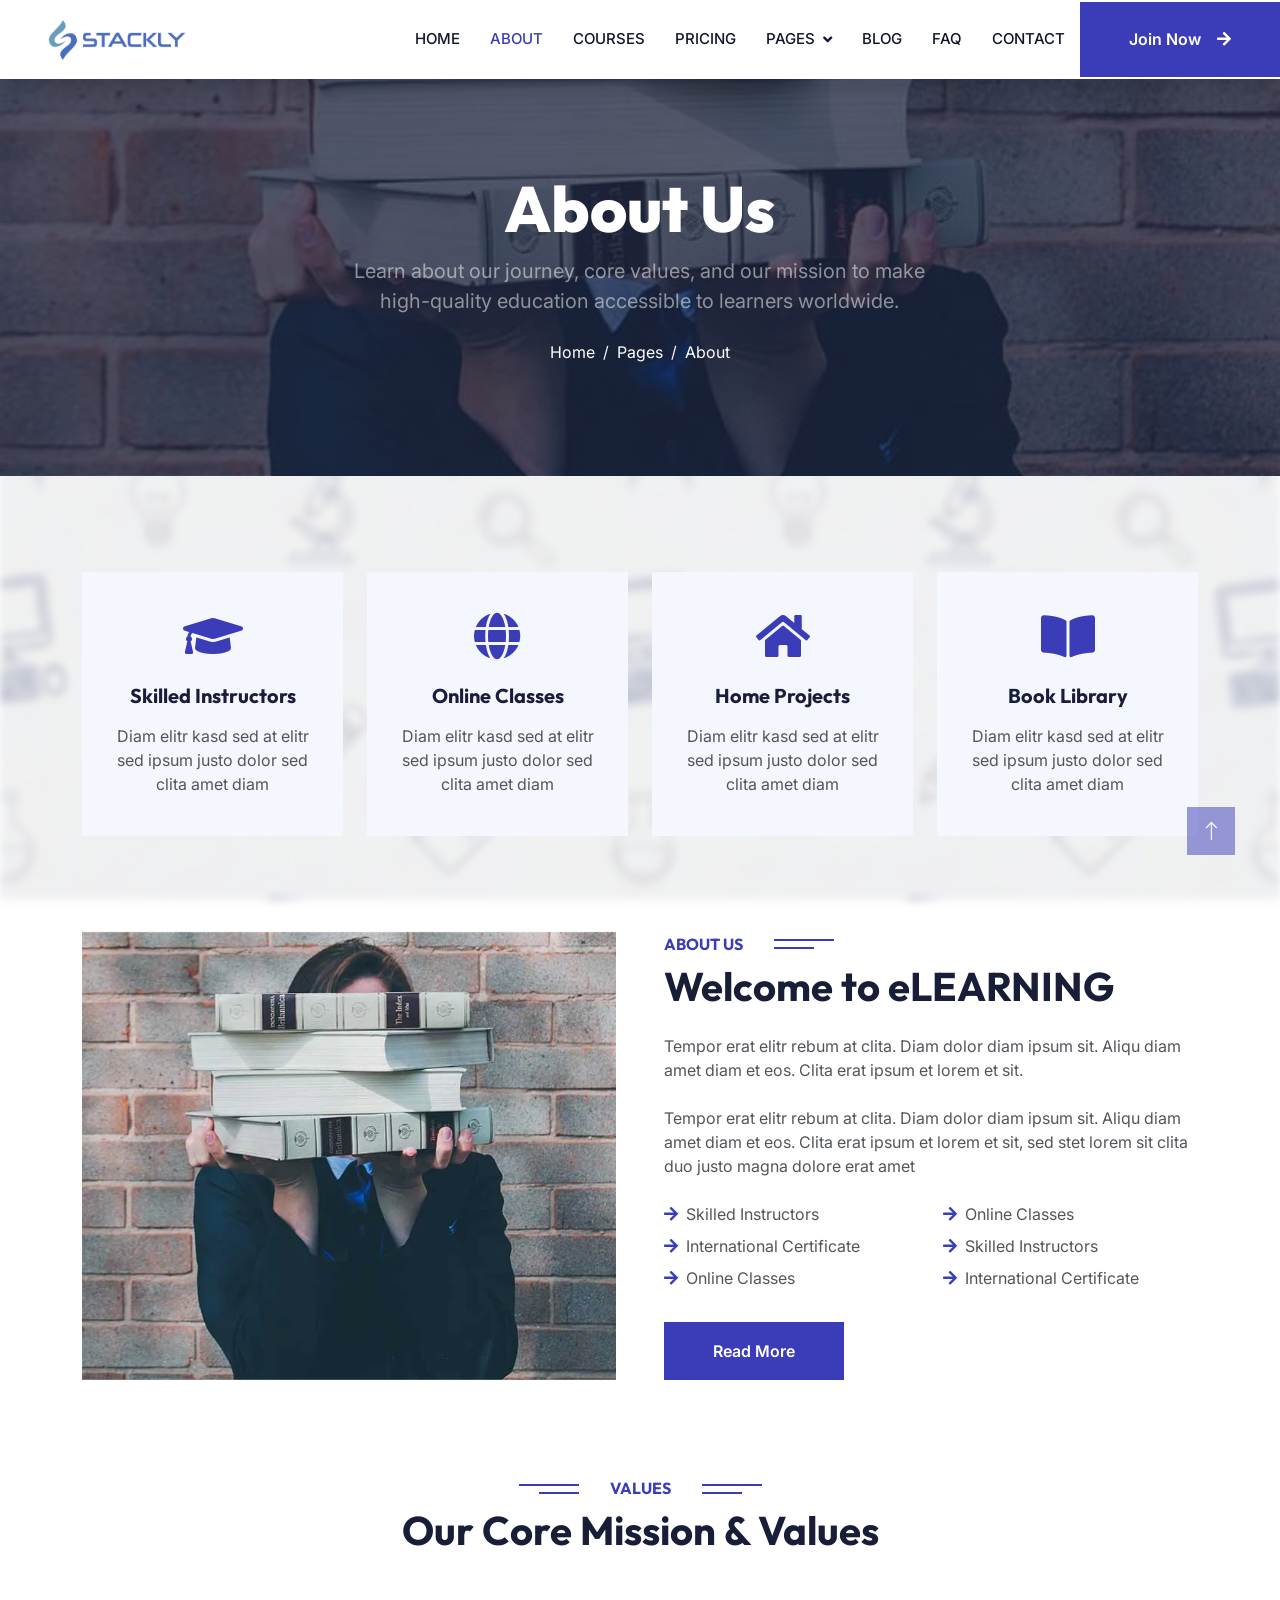
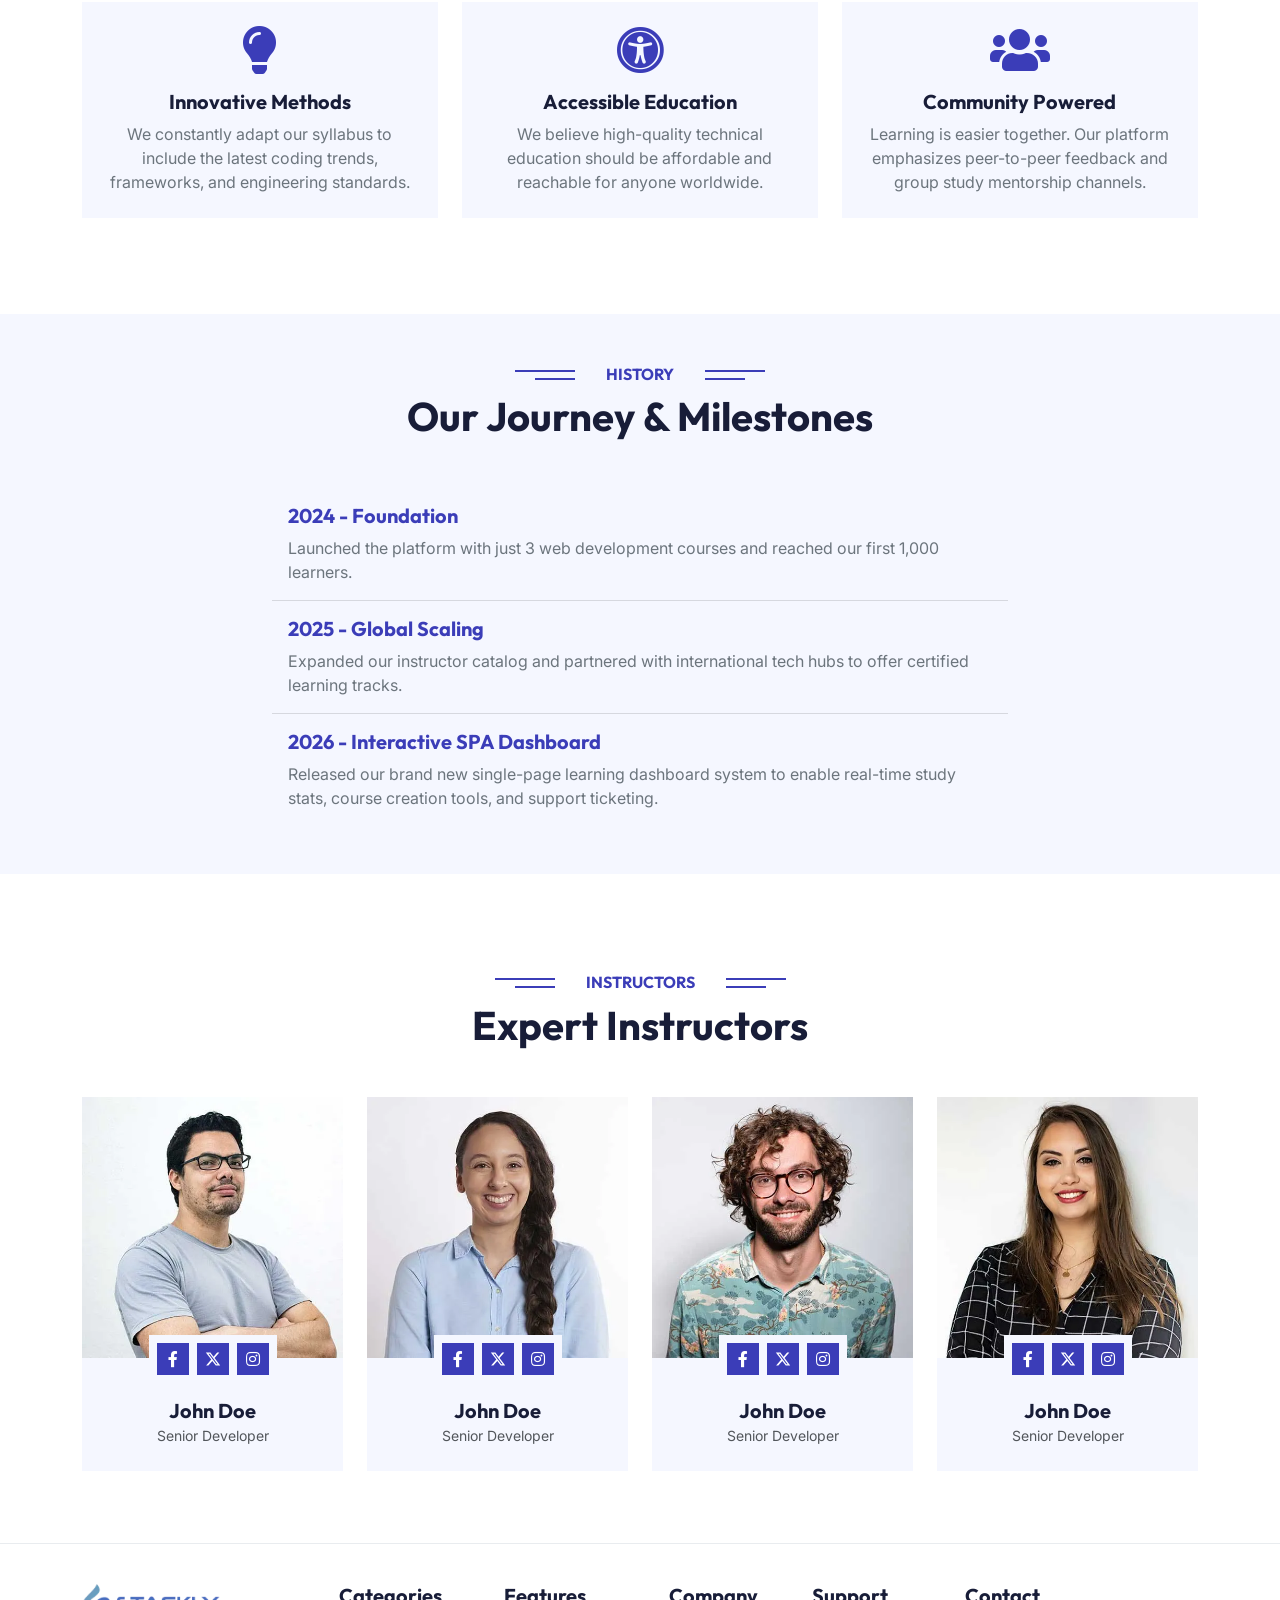
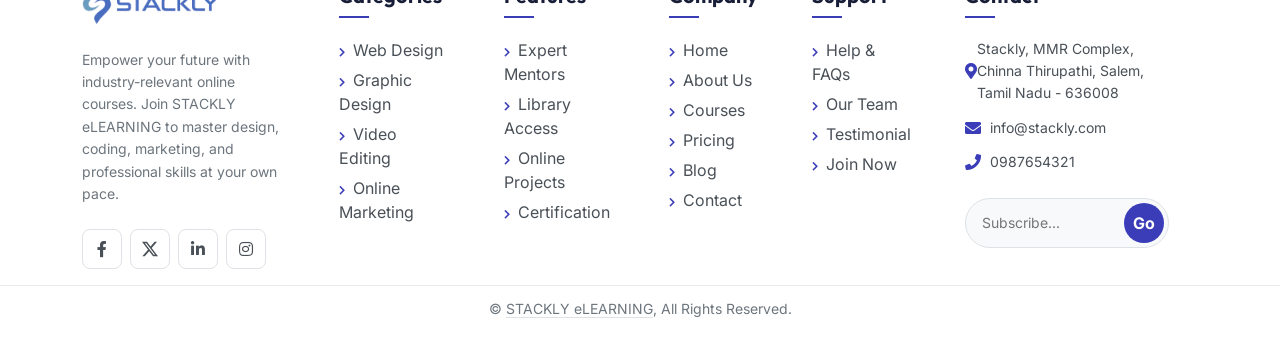
<file: about.html>
<!doctype html>
<html lang="en">
<!-- Mirrored from themewagon.github.io/elearning/about.html by HTTrack Website Copier/3.x [XR&CO'2014], Mon, 13 Jul 2026 05:12:13 GMT -->
<!-- Added by HTTrack -->
<meta http-equiv="content-type" content="text/html;charset=utf-8" /><!-- /Added by HTTrack -->

<head>
  <meta charset="utf-8" />
  <title>eLEARNING - eLearning HTML Template</title>
  <meta content="width=device-width, initial-scale=1.0" name="viewport" />
  <meta content="" name="keywords" />
  <meta content="" name="description" />

  <!-- Favicon -->
  <link href="img/favicon.html" rel="icon" />

  <!-- Google Web Fonts -->
  <link rel="preconnect" href="https://fonts.googleapis.com/" />
  <link rel="preconnect" href="https://fonts.gstatic.com/" crossorigin />
  <link
    href="https://fonts.googleapis.com/css2?family=Inter:wght@300;400;500;600;700&amp;family=Outfit:wght@400;500;600;700;800&amp;display=swap"
    rel="stylesheet" />

  <!-- Icon Font Stylesheet -->
  <link href="css/all.min.css" rel="stylesheet" />
  <link href="css/bootstrap-icons.css" rel="stylesheet" />

  <!-- Libraries Stylesheet -->
  <link href="lib/animate/animate.min.css" rel="stylesheet" />
  <link href="lib/owlcarousel/assets/owl.carousel.min.css" rel="stylesheet" />

  <!-- Customized Bootstrap Stylesheet -->
  <link href="css/bootstrap.min.css" rel="stylesheet" />

  <!-- Template Stylesheet -->
  <link href="css/style.css" rel="stylesheet" />
</head>

<body>
  <!-- Spinner Start -->
  <div id="spinner"
    class="show bg-white position-fixed translate-middle w-100 vh-100 top-50 start-50 d-flex align-items-center justify-content-center">
    <div class="spinner-border text-primary" style="width: 3rem; height: 3rem" role="status">
      <span class="sr-only">Loading...</span>
    </div>
  </div>
  <!-- Spinner End -->

  <!-- Mobile Sidebar Drawer -->
  <nav id="mobile-sidebar" class="d-lg-none">
    <div class="sidebar-header d-flex align-items-center justify-content-between">
      <a href="index.html" class="d-flex align-items-center text-decoration-none flex-grow-1">
        <img src="img/logo-stackly.webp" alt="Logo" style="height: 65px; max-width: 100%; object-fit: contain;" />
      </a>
      <button id="close-mobile-sidebar" class="btn text-white p-0 ms-2"
        style="background: transparent; border: none; font-size: 12px; line-height: 1;">
        <i class="fa fa-times"></i>
      </button>
    </div>
    <ul class="list-unstyled components">
      <li class="active"><a href="index.html"><i class="fa fa-home me-2"></i>Home</a></li>
      <li><a href="about.html"><i class="fa fa-info-circle me-2"></i>About</a></li>
      <li><a href="courses.html"><i class="fa fa-book-open me-2"></i>Courses</a></li>
      <li><a href="pricing.html"><i class="fa fa-tags me-2"></i>Pricing</a></li>
      <li><a href="team.html"><i class="fa fa-users me-2"></i>Our Team</a></li>
      <li><a href="testimonial.html"><i class="fa fa-comments me-2"></i>Testimonials</a></li>
      <li><a href="blog.html"><i class="fa fa-blog me-2"></i>Blog</a></li>
      <li><a href="faq.html"><i class="fa fa-question-circle me-2"></i>FAQ</a></li>
      <li><a href="contact.html"><i class="fa fa-envelope me-2"></i>Contact</a></li>
      <li class="mt-3 border-top pt-2"><a href="login.html" id="join-mobile-btn" class="text-info fw-bold"><i
            class="fa fa-sign-in-alt me-2"></i>Join Now</a></li>
      <li class="mt-3 px-3 py-2 text-muted sidebar-contact-info"
        style="font-size: 11px; border-top: 1px dashed rgba(255,255,255,0.1); list-style-type: none;">
        <div class="mb-2">
          <strong class="text-white d-block mb-1"
            style="font-size: 10px; opacity: 0.8; letter-spacing: 0.5px;">Contact</strong>
          <i class="fa fa-phone me-2 text-info"></i>0987654321
        </div>
        <div class="mb-2" style="word-break: break-all;">
          <strong class="text-white d-block mb-1"
            style="font-size: 10px; opacity: 0.8; letter-spacing: 0.5px;">Email</strong>
          <i class="fa fa-envelope me-2 text-info"></i>info@stackly.com
        </div>
        <div>
          <strong class="text-white d-block mb-1"
            style="font-size: 10px; opacity: 0.8; letter-spacing: 0.5px;">Address</strong>
          <i class="fa fa-map-marker-alt me-2 text-info"></i>Stackly, MMR Complex, Chinna Thirupathi<br />Salem, Tamil Nadu -
          636008
        </div>
      </li>
    </ul>
  </nav>

  <!-- Navbar Start -->
  <nav class="navbar navbar-expand-lg bg-white navbar-light shadow sticky-top p-0">
    <a href="index.html" class="navbar-brand d-flex align-items-center px-4 px-lg-5">
      <img src="img/logo-stackly.webp" alt="Logo" style="height: 40px; margin-right: 10px" />
    </a>
    <button type="button" class="navbar-toggler me-4" id="mobile-sidebar-toggle">
      <span class="navbar-toggler-icon"></span>
    </button>
    <div class="collapse navbar-collapse" id="navbarCollapse">
      <div class="navbar-nav ms-auto p-4 p-lg-0">
        <a href="index.html" class="nav-item nav-link">Home</a>
        <a href="about.html" class="nav-item nav-link active">About</a>
        <a href="courses.html" class="nav-item nav-link">Courses</a>
        <a href="pricing.html" class="nav-item nav-link">Pricing</a>
        <div class="nav-item dropdown">
          <a href="#" class="nav-link dropdown-toggle" data-bs-toggle="dropdown">Pages</a>
          <div class="dropdown-menu fade-down m-0">
            <a href="team.html" class="dropdown-item">Our Team</a>
            <a href="testimonial.html" class="dropdown-item">Testimonial</a>
          </div>
        </div>
        <a href="blog.html" class="nav-item nav-link">Blog</a>
        <a href="faq.html" class="nav-item nav-link">FAQ</a>
        <a href="contact.html" class="nav-item nav-link">Contact</a>
      </div>
      <a href="login.html" id="join-btn" class="btn btn-primary py-4 px-lg-5 d-none d-lg-block">Join Now<i
          class="fa fa-arrow-right ms-3"></i></a>
    </div>
  </nav>
  <!-- Navbar End -->

  <!-- Header Start -->
  <div class="container-fluid bg-primary py-5 mb-5 page-header about-header">
    <div class="container py-5">
      <div class="row justify-content-center">
        <div class="col-lg-10 text-center">
          <h1 class="display-3 text-white animated slideInDown">About Us</h1>
          <p class="text-white-50 fs-5 mb-4 mx-auto" style="max-width: 600px">
            Learn about our journey, core values, and our mission to make
            high-quality education accessible to learners worldwide.
          </p>
          <nav aria-label="breadcrumb">
            <ol class="breadcrumb justify-content-center">
              <li class="breadcrumb-item">
                <a class="text-white" href="index.html">Home</a>
              </li>
              <li class="breadcrumb-item">
                <a class="text-white" href="index.html">Pages</a>
              </li>
              <li class="breadcrumb-item text-white active" aria-current="page">
                About
              </li>
            </ol>
          </nav>
        </div>
      </div>
    </div>
  </div>
  <!-- Header End -->

  <!-- Service Start -->
  <div class="container-xxl py-5">
    <div class="container">
      <div class="row g-4">
        <div class="col-lg-3 col-sm-6 wow fadeInUp" data-wow-delay="0.1s">
          <div class="service-item text-center pt-3">
            <div class="p-4">
              <i class="fa fa-3x fa-graduation-cap text-primary mb-4"></i>
              <h5 class="mb-3">Skilled Instructors</h5>
              <p>
                Diam elitr kasd sed at elitr sed ipsum justo dolor sed clita
                amet diam
              </p>
            </div>
          </div>
        </div>
        <div class="col-lg-3 col-sm-6 wow fadeInUp" data-wow-delay="0.3s">
          <div class="service-item text-center pt-3">
            <div class="p-4">
              <i class="fa fa-3x fa-globe text-primary mb-4"></i>
              <h5 class="mb-3">Online Classes</h5>
              <p>
                Diam elitr kasd sed at elitr sed ipsum justo dolor sed clita
                amet diam
              </p>
            </div>
          </div>
        </div>
        <div class="col-lg-3 col-sm-6 wow fadeInUp" data-wow-delay="0.5s">
          <div class="service-item text-center pt-3">
            <div class="p-4">
              <i class="fa fa-3x fa-home text-primary mb-4"></i>
              <h5 class="mb-3">Home Projects</h5>
              <p>
                Diam elitr kasd sed at elitr sed ipsum justo dolor sed clita
                amet diam
              </p>
            </div>
          </div>
        </div>
        <div class="col-lg-3 col-sm-6 wow fadeInUp" data-wow-delay="0.7s">
          <div class="service-item text-center pt-3">
            <div class="p-4">
              <i class="fa fa-3x fa-book-open text-primary mb-4"></i>
              <h5 class="mb-3">Book Library</h5>
              <p>
                Diam elitr kasd sed at elitr sed ipsum justo dolor sed clita
                amet diam
              </p>
            </div>
          </div>
        </div>
      </div>
    </div>
  </div>
  <!-- Service End -->

  <!-- About Start -->
  <div class="container-xxl py-5">
    <div class="container">
      <div class="row g-5">
        <div class="col-lg-6 wow fadeInUp" data-wow-delay="0.1s" style="min-height: 400px">
          <div class="position-relative h-100">
            <img class="img-fluid position-absolute w-100 h-100" src="img/about.webp" alt=""
              style="object-fit: cover" />
          </div>
        </div>
        <div class="col-lg-6 wow fadeInUp" data-wow-delay="0.3s">
          <h6 class="section-title bg-white text-start text-primary pe-3">
            About Us
          </h6>
          <h1 class="mb-4">Welcome to eLEARNING</h1>
          <p class="mb-4">
            Tempor erat elitr rebum at clita. Diam dolor diam ipsum sit. Aliqu
            diam amet diam et eos. Clita erat ipsum et lorem et sit.
          </p>
          <p class="mb-4">
            Tempor erat elitr rebum at clita. Diam dolor diam ipsum sit. Aliqu
            diam amet diam et eos. Clita erat ipsum et lorem et sit, sed stet
            lorem sit clita duo justo magna dolore erat amet
          </p>
          <div class="row gy-2 gx-4 mb-4">
            <div class="col-sm-6">
              <p class="mb-0">
                <i class="fa fa-arrow-right text-primary me-2"></i>Skilled
                Instructors
              </p>
            </div>
            <div class="col-sm-6">
              <p class="mb-0">
                <i class="fa fa-arrow-right text-primary me-2"></i>Online
                Classes
              </p>
            </div>
            <div class="col-sm-6">
              <p class="mb-0">
                <i class="fa fa-arrow-right text-primary me-2"></i>International Certificate
              </p>
            </div>
            <div class="col-sm-6">
              <p class="mb-0">
                <i class="fa fa-arrow-right text-primary me-2"></i>Skilled
                Instructors
              </p>
            </div>
            <div class="col-sm-6">
              <p class="mb-0">
                <i class="fa fa-arrow-right text-primary me-2"></i>Online
                Classes
              </p>
            </div>
            <div class="col-sm-6">
              <p class="mb-0">
                <i class="fa fa-arrow-right text-primary me-2"></i>International Certificate
              </p>
            </div>
          </div>
          <a class="btn btn-primary py-3 px-5 mt-2" href="404.html">Read More</a>
        </div>
      </div>
    </div>
  </div>
  <!-- About End -->

  <!-- Our Values Start -->
  <div class="container-xxl py-5">
    <div class="container">
      <div class="text-center wow fadeInUp" data-wow-delay="0.1s">
        <h6 class="section-title bg-white text-center text-primary px-3">
          Values
        </h6>
        <h1 class="mb-5">Our Core Mission & Values</h1>
      </div>
      <div class="row g-4">
        <div class="col-md-4 wow fadeInUp" data-wow-delay="0.1s">
          <div class="bg-light p-4 rounded text-center">
            <i class="fa fa-lightbulb fa-3x text-primary mb-3"></i>
            <h5>Innovative Methods</h5>
            <p class="text-muted mb-0">
              We constantly adapt our syllabus to include the latest coding
              trends, frameworks, and engineering standards.
            </p>
          </div>
        </div>
        <div class="col-md-4 wow fadeInUp" data-wow-delay="0.3s">
          <div class="bg-light p-4 rounded text-center">
            <i class="fa fa-universal-access fa-3x text-primary mb-3"></i>
            <h5>Accessible Education</h5>
            <p class="text-muted mb-0">
              We believe high-quality technical education should be affordable
              and reachable for anyone worldwide.
            </p>
          </div>
        </div>
        <div class="col-md-4 wow fadeInUp" data-wow-delay="0.5s">
          <div class="bg-light p-4 rounded text-center">
            <i class="fa fa-users fa-3x text-primary mb-3"></i>
            <h5>Community Powered</h5>
            <p class="text-muted mb-0">
              Learning is easier together. Our platform emphasizes
              peer-to-peer feedback and group study mentorship channels.
            </p>
          </div>
        </div>
      </div>
    </div>
  </div>
  <!-- Our Values End -->

  <!-- History Timeline Start -->
  <div class="container-xxl py-5 bg-light my-5">
    <div class="container">
      <div class="text-center wow fadeInUp" data-wow-delay="0.1s">
        <h6 class="section-title bg-white text-center text-primary px-3">
          History
        </h6>
        <h1 class="mb-5">Our Journey & Milestones</h1>
      </div>
      <div class="row justify-content-center">
        <div class="col-lg-8">
          <ul class="list-group list-group-flush">
            <li class="list-group-item bg-transparent py-3">
              <h5 class="text-primary">2024 - Foundation</h5>
              <p class="mb-0 text-muted">
                Launched the platform with just 3 web development courses and
                reached our first 1,000 learners.
              </p>
            </li>
            <li class="list-group-item bg-transparent py-3">
              <h5 class="text-primary">2025 - Global Scaling</h5>
              <p class="mb-0 text-muted">
                Expanded our instructor catalog and partnered with
                international tech hubs to offer certified learning tracks.
              </p>
            </li>
            <li class="list-group-item bg-transparent py-3">
              <h5 class="text-primary">2026 - Interactive SPA Dashboard</h5>
              <p class="mb-0 text-muted">
                Released our brand new single-page learning dashboard system
                to enable real-time study stats, course creation tools, and
                support ticketing.
              </p>
            </li>
          </ul>
        </div>
      </div>
    </div>
  </div>
  <!-- History Timeline End -->

  <!-- Team Start -->
  <div class="container-xxl py-5">
    <div class="container">
      <div class="text-center wow fadeInUp" data-wow-delay="0.1s">
        <h6 class="section-title bg-white text-center text-primary px-3">
          Instructors
        </h6>
        <h1 class="mb-5">Expert Instructors</h1>
      </div>
      <div class="row g-4">
        <div class="col-lg-3 col-md-6 wow fadeInUp" data-wow-delay="0.1s">
          <div class="team-item bg-light">
            <div class="overflow-hidden">
              <img class="img-fluid" src="img/team-1.webp" alt="" />
            </div>
            <div class="position-relative d-flex justify-content-center" style="margin-top: -23px">
              <div class="bg-light d-flex justify-content-center pt-2 px-1">
                <a class="btn btn-sm-square btn-primary mx-1" href="404.html"><i class="fab fa-facebook-f"></i></a>
                <a class="btn btn-sm-square btn-primary mx-1" href="404.html"><svg xmlns="http://www.w3.org/2000/svg"
                    width="1em" height="1em" fill="currentColor" viewBox="0 0 512 512" style="vertical-align: -0.125em">
                    <path
                      d="M389.2 48h70.6L305.6 224.2 487 464H345L233.7 318.6 106.5 464H35.8L200.7 275.5 26.8 48H172.4L272.9 180.9 389.2 48zM364.4 421.8h39.1L151.1 88h-42L364.4 421.8z" />
                  </svg></a>
                <a class="btn btn-sm-square btn-primary mx-1" href="404.html"><i class="fab fa-instagram"></i></a>
              </div>
            </div>
            <div class="text-center p-4">
              <h5 class="mb-0">John Doe</h5>
              <small>Senior Developer</small>
            </div>
          </div>
        </div>
        <div class="col-lg-3 col-md-6 wow fadeInUp" data-wow-delay="0.3s">
          <div class="team-item bg-light">
            <div class="overflow-hidden">
              <img class="img-fluid" src="img/team-2.webp" alt="" />
            </div>
            <div class="position-relative d-flex justify-content-center" style="margin-top: -23px">
              <div class="bg-light d-flex justify-content-center pt-2 px-1">
                <a class="btn btn-sm-square btn-primary mx-1" href="404.html"><i class="fab fa-facebook-f"></i></a>
                <a class="btn btn-sm-square btn-primary mx-1" href="404.html"><svg xmlns="http://www.w3.org/2000/svg"
                    width="1em" height="1em" fill="currentColor" viewBox="0 0 512 512" style="vertical-align: -0.125em">
                    <path
                      d="M389.2 48h70.6L305.6 224.2 487 464H345L233.7 318.6 106.5 464H35.8L200.7 275.5 26.8 48H172.4L272.9 180.9 389.2 48zM364.4 421.8h39.1L151.1 88h-42L364.4 421.8z" />
                  </svg></a>
                <a class="btn btn-sm-square btn-primary mx-1" href="404.html"><i class="fab fa-instagram"></i></a>
              </div>
            </div>
            <div class="text-center p-4">
              <h5 class="mb-0">John Doe</h5>
              <small>Senior Developer</small>
            </div>
          </div>
        </div>
        <div class="col-lg-3 col-md-6 wow fadeInUp" data-wow-delay="0.5s">
          <div class="team-item bg-light">
            <div class="overflow-hidden">
              <img class="img-fluid" src="img/team-3.webp" alt="" />
            </div>
            <div class="position-relative d-flex justify-content-center" style="margin-top: -23px">
              <div class="bg-light d-flex justify-content-center pt-2 px-1">
                <a class="btn btn-sm-square btn-primary mx-1" href="404.html"><i class="fab fa-facebook-f"></i></a>
                <a class="btn btn-sm-square btn-primary mx-1" href="404.html"><svg xmlns="http://www.w3.org/2000/svg"
                    width="1em" height="1em" fill="currentColor" viewBox="0 0 512 512" style="vertical-align: -0.125em">
                    <path
                      d="M389.2 48h70.6L305.6 224.2 487 464H345L233.7 318.6 106.5 464H35.8L200.7 275.5 26.8 48H172.4L272.9 180.9 389.2 48zM364.4 421.8h39.1L151.1 88h-42L364.4 421.8z" />
                  </svg></a>
                <a class="btn btn-sm-square btn-primary mx-1" href="404.html"><i class="fab fa-instagram"></i></a>
              </div>
            </div>
            <div class="text-center p-4">
              <h5 class="mb-0">John Doe</h5>
              <small>Senior Developer</small>
            </div>
          </div>
        </div>
        <div class="col-lg-3 col-md-6 wow fadeInUp" data-wow-delay="0.7s">
          <div class="team-item bg-light">
            <div class="overflow-hidden">
              <img class="img-fluid" src="img/team-4.webp" alt="" />
            </div>
            <div class="position-relative d-flex justify-content-center" style="margin-top: -23px">
              <div class="bg-light d-flex justify-content-center pt-2 px-1">
                <a class="btn btn-sm-square btn-primary mx-1" href="404.html"><i class="fab fa-facebook-f"></i></a>
                <a class="btn btn-sm-square btn-primary mx-1" href="404.html"><svg xmlns="http://www.w3.org/2000/svg"
                    width="1em" height="1em" fill="currentColor" viewBox="0 0 512 512" style="vertical-align: -0.125em">
                    <path
                      d="M389.2 48h70.6L305.6 224.2 487 464H345L233.7 318.6 106.5 464H35.8L200.7 275.5 26.8 48H172.4L272.9 180.9 389.2 48zM364.4 421.8h39.1L151.1 88h-42L364.4 421.8z" />
                  </svg></a>
                <a class="btn btn-sm-square btn-primary mx-1" href="404.html"><i class="fab fa-instagram"></i></a>
              </div>
            </div>
            <div class="text-center p-4">
              <h5 class="mb-0">John Doe</h5>
              <small>Senior Developer</small>
            </div>
          </div>
        </div>
      </div>
    </div>
  </div>
  <!-- Team End -->

  <!-- Footer Start -->
  <footer class="custom-footer py-4 mt-4">
    <div class="container pt-3 pb-0">
      <div class="row g-4">
        <!-- Col 1: Logo & Description -->
        <div class="col-lg-3 col-md-4">
          <a href="index.html">
            <img src="img/logo-stackly.webp" alt="Logo" style="height: 40px; margin-bottom: 25px" />
          </a>
          <p>
            Empower your future with industry-relevant online courses. Join
            STACKLY eLEARNING to master design, coding, marketing, and
            professional skills at your own pace.
          </p>
          <div class="social-icons mt-4">
            <a href="404.html"><i class="fab fa-facebook-f"></i></a>
            <a href="404.html"><svg xmlns="http://www.w3.org/2000/svg" width="1em" height="1em" fill="currentColor"
                viewBox="0 0 16 16" style="vertical-align: -0.125em">
                <path
                  d="M12.6.75h2.454l-5.36 6.142L16 15.25h-4.937l-3.867-5.07-4.425 5.07H.316l5.733-6.57L0 .75h5.063l3.495 4.633L12.601.75Zm-.86 13.028h1.36L4.323 2.145H2.865l8.875 11.633Z" />
              </svg></a>
            <a href="404.html"><i class="fab fa-linkedin-in"></i></a>
            <a href="404.html"><i class="fab fa-instagram"></i></a>
          </div>
        </div>

        <!-- Col 2: Categories -->
        <div class="col-lg-2 col-md-4">
          <h5>Categories</h5>
          <a href="courses.html" class="footer-link"><i class="fa fa-chevron-right"></i>Web Design</a>
          <a href="courses.html" class="footer-link"><i class="fa fa-chevron-right"></i>Graphic Design</a>
          <a href="courses.html" class="footer-link"><i class="fa fa-chevron-right"></i>Video Editing</a>
          <a href="courses.html" class="footer-link"><i class="fa fa-chevron-right"></i>Online Marketing</a>
        </div>

        <!-- Col 3: Features -->
        <div class="col-lg-2 col-md-4">
          <h5>Features</h5>
          <a href="about.html" class="footer-link"><i class="fa fa-chevron-right"></i>Expert Mentors</a>
          <a href="about.html" class="footer-link"><i class="fa fa-chevron-right"></i>Library Access</a>
          <a href="about.html" class="footer-link"><i class="fa fa-chevron-right"></i>Online Projects</a>
          <a href="about.html" class="footer-link"><i class="fa fa-chevron-right"></i>Certification</a>
        </div>

        <!-- Col 4: Company -->
        <div class="col-lg-1 col-md-4">
          <h5>Company</h5>
          <a href="index.html" class="footer-link"><i class="fa fa-chevron-right"></i>Home</a>
          <a href="about.html" class="footer-link"><i class="fa fa-chevron-right"></i>About Us</a>
          <a href="courses.html" class="footer-link"><i class="fa fa-chevron-right"></i>Courses</a>
          <a href="pricing.html" class="footer-link"><i class="fa fa-chevron-right"></i>Pricing</a>
          <a href="blog.html" class="footer-link"><i class="fa fa-chevron-right"></i>Blog</a>
          <a href="contact.html" class="footer-link"><i class="fa fa-chevron-right"></i>Contact</a>
        </div>

        <!-- Col 5: Support -->
        <div class="col-lg-2 col-md-4">
          <h5>Support</h5>
          <a href="faq.html" class="footer-link"><i class="fa fa-chevron-right"></i>Help & FAQs</a>
          <a href="team.html" class="footer-link"><i class="fa fa-chevron-right"></i>Our Team</a>
          <a href="testimonial.html" class="footer-link"><i class="fa fa-chevron-right"></i>Testimonial</a>
          <a href="login.html" class="footer-link"><i class="fa fa-chevron-right"></i>Join Now</a>
        </div>

        <!-- Col 6: Contact & Newsletter -->
        <div class="col-lg-2 col-md-4 contact-info">
          <h5>Contact</h5>
          <p>
            <i class="fa fa-map-marker-alt"></i>Stackly, MMR Complex, Chinna Thirupathi, Salem, Tamil Nadu - 636008
          </p>
          <p><i class="fa fa-envelope"></i>info@stackly.com</p>
          <p><i class="fa fa-phone"></i>0987654321</p>
          <div class="subscribe-bar mt-4">
            <input type="text" placeholder="Subscribe..." />
            <button type="button">Go</button>
          </div>
        </div>
      </div>
    </div>
    <div class="copyright-bar mt-3">
      <div class="container">
        <div class="row">
          <div class="col-md-12 text-center">
            &copy;
            <a class="border-bottom text-decoration-none text-muted" href="index.html">STACKLY eLEARNING</a>, All Rights
            Reserved.
          </div>
        </div>
      </div>
    </div>
  </footer>
  <!-- Footer End -->

  <!-- Back to Top -->
  <a href="404.html" class="btn btn-lg btn-primary btn-lg-square back-to-top"><i class="bi bi-arrow-up"></i></a>

  <!-- JavaScript Libraries -->
  <script src="js/jquery-3.4.1.min.js"></script>
  <script src="js/bootstrap.bundle.min.js"></script>
  <script src="lib/wow/wow.min.js"></script>
  <script src="lib/easing/easing.min.js"></script>
  <script src="lib/waypoints/waypoints.min.js"></script>
  <script src="lib/owlcarousel/owl.carousel.min.js"></script>

  <!-- Template Javascript -->
  <script src="js/main.js"></script>

  <script>
    $(document).ready(function () {
      var currentUser = JSON.parse(localStorage.getItem("currentUser"));
      if (currentUser) {
        $("#join-btn, #join-mobile-btn")
          .html('Dashboard <i class="fa fa-arrow-right ms-3"></i>')
          .attr("href", "dashboard.html");
      } else {
        $("#join-btn, #join-mobile-btn").attr("href", "login.html");
      }

      // Highlight active link in mobile sidebar dynamically
      var path = window.location.pathname.split("/").pop();
      if (!path || path === "") {
        path = "index.html";
      }
      $("#mobile-sidebar ul li").removeClass("active");
      $("#mobile-sidebar ul li a").each(function () {
        var href = $(this).attr("href");
        if (href === path) {
          $(this).parent().addClass("active");
        }
      });

      // Mobile Sidebar Drawer Toggler
      $("#mobile-sidebar-toggle").on("click", function (e) {
        e.preventDefault();
        e.stopPropagation();
        $("#mobile-sidebar").addClass("active");
        $("html, body").addClass("mobile-sidebar-open");
      });

      $("#close-mobile-sidebar").on("click", function () {
        $("#mobile-sidebar").removeClass("active");
        $("html, body").removeClass("mobile-sidebar-open");
      });

      // Hide when clicking outside
      $(document).on("click", function (e) {
        if (!$(e.target).closest("#mobile-sidebar").length && !$(e.target).closest("#mobile-sidebar-toggle").length) {
          $("#mobile-sidebar").removeClass("active");
          $("html, body").removeClass("mobile-sidebar-open");
        }
      });
    });
  </script>
</body>

<!-- Mirrored from themewagon.github.io/elearning/about.html by HTTrack Website Copier/3.x [XR&CO'2014], Mon, 13 Jul 2026 05:12:13 GMT -->

</html>
</file>
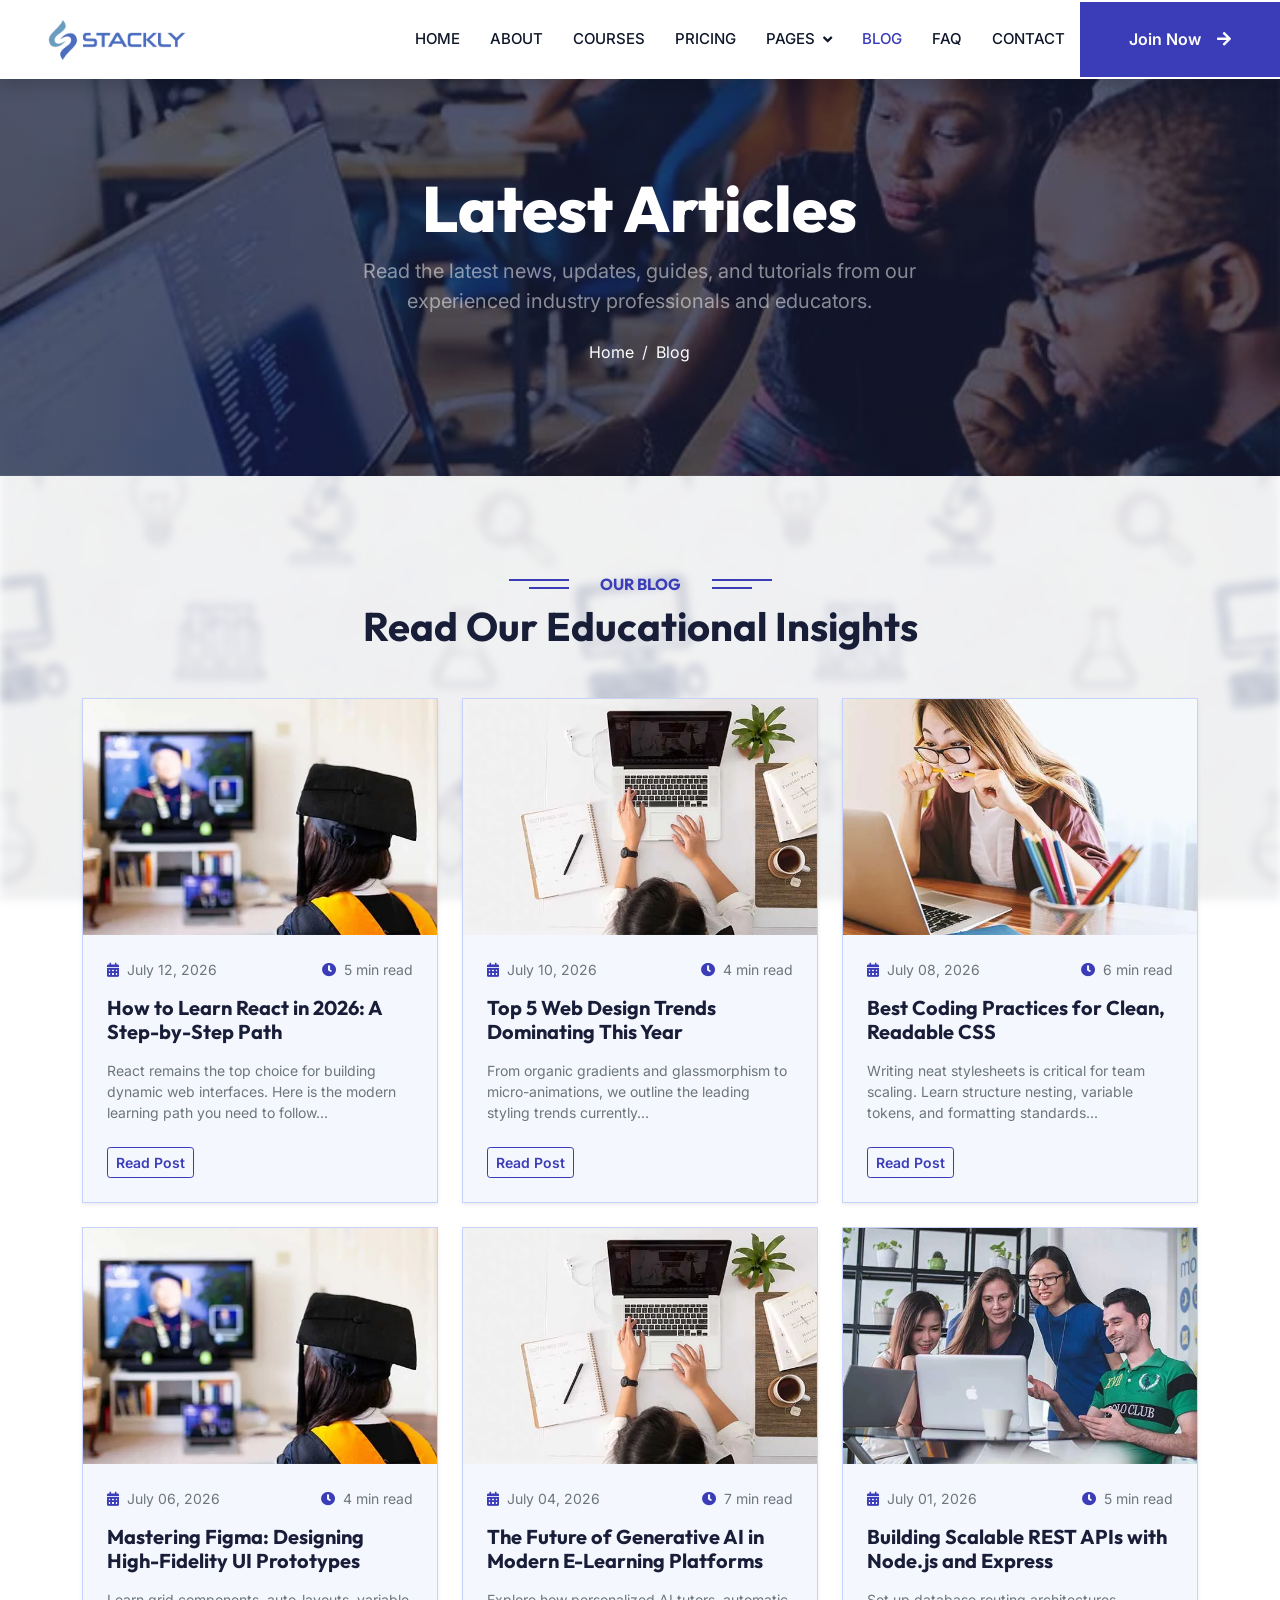
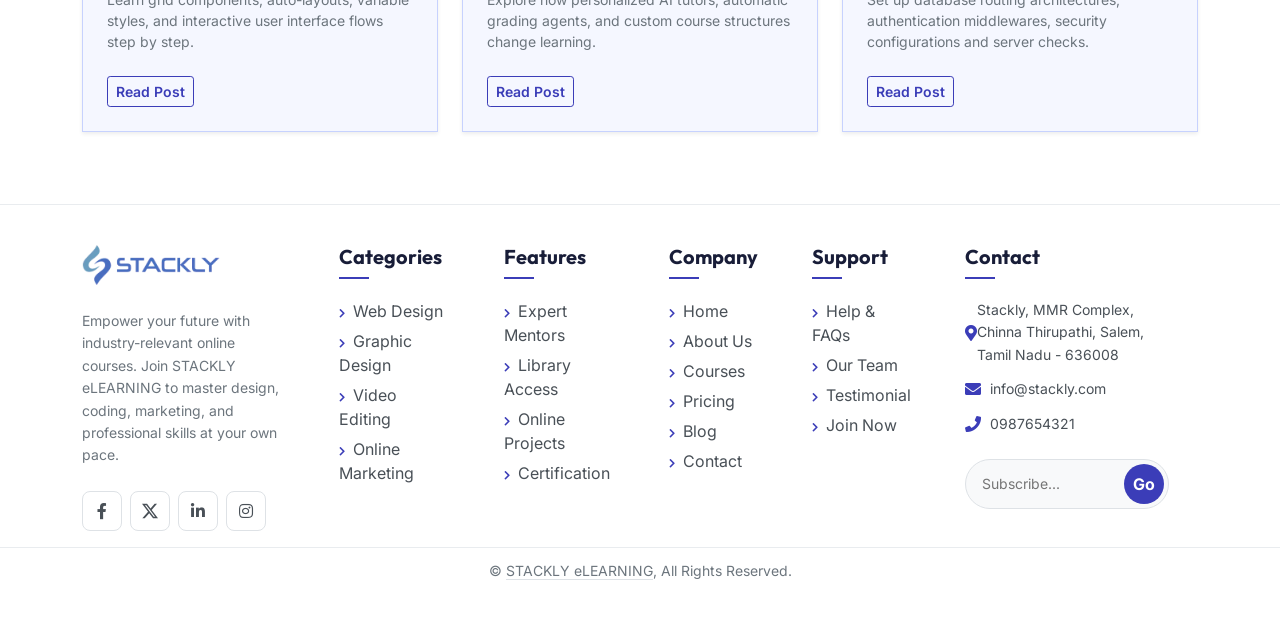
<file: blog.html>
<!doctype html>
<html lang="en">

<head>
  <meta charset="utf-8" />
  <title>Blog - eLEARNING</title>
  <meta content="width=device-width, initial-scale=1.0" name="viewport" />
  <link rel="preconnect" href="https://fonts.googleapis.com/" />
  <link rel="preconnect" href="https://fonts.gstatic.com/" crossorigin />
  <link
    href="https://fonts.googleapis.com/css2?family=Inter:wght@300;400;500;600;700&amp;family=Outfit:wght@400;500;600;700;800&amp;display=swap"
    rel="stylesheet" />
  <link href="css/all.min.css" rel="stylesheet" />
  <link href="css/bootstrap-icons.css" rel="stylesheet" />
  <link href="css/bootstrap.min.css" rel="stylesheet" />
  <link href="css/style.css" rel="stylesheet" />
</head>

<body>
  <!-- Mobile Sidebar Drawer -->
  <nav id="mobile-sidebar" class="d-lg-none">
    <div class="sidebar-header d-flex align-items-center justify-content-between">
      <a href="index.html" class="d-flex align-items-center text-decoration-none flex-grow-1">
        <img src="img/logo-stackly.webp" alt="Logo" style="height: 65px; max-width: 100%; object-fit: contain;" />
      </a>
      <button id="close-mobile-sidebar" class="btn text-white p-0 ms-2"
        style="background: transparent; border: none; font-size: 12px; line-height: 1;">
        <i class="fa fa-times"></i>
      </button>
    </div>
    <ul class="list-unstyled components">
      <li class="active"><a href="index.html"><i class="fa fa-home me-2"></i>Home</a></li>
      <li><a href="about.html"><i class="fa fa-info-circle me-2"></i>About</a></li>
      <li><a href="courses.html"><i class="fa fa-book-open me-2"></i>Courses</a></li>
      <li><a href="pricing.html"><i class="fa fa-tags me-2"></i>Pricing</a></li>
      <li><a href="team.html"><i class="fa fa-users me-2"></i>Our Team</a></li>
      <li><a href="testimonial.html"><i class="fa fa-comments me-2"></i>Testimonials</a></li>
      <li><a href="blog.html"><i class="fa fa-blog me-2"></i>Blog</a></li>
      <li><a href="faq.html"><i class="fa fa-question-circle me-2"></i>FAQ</a></li>
      <li><a href="contact.html"><i class="fa fa-envelope me-2"></i>Contact</a></li>
      <li class="mt-3 border-top pt-2"><a href="login.html" id="join-mobile-btn" class="text-info fw-bold"><i
            class="fa fa-sign-in-alt me-2"></i>Join Now</a></li>
      <li class="mt-3 px-3 py-2 text-muted sidebar-contact-info"
        style="font-size: 11px; border-top: 1px dashed rgba(255,255,255,0.1); list-style-type: none;">
        <div class="mb-2">
          <strong class="text-white d-block mb-1"
            style="font-size: 10px; opacity: 0.8; letter-spacing: 0.5px;">Contact</strong>
          <i class="fa fa-phone me-2 text-info"></i>0987654321
        </div>
        <div class="mb-2" style="word-break: break-all;">
          <strong class="text-white d-block mb-1"
            style="font-size: 10px; opacity: 0.8; letter-spacing: 0.5px;">Email</strong>
          <i class="fa fa-envelope me-2 text-info"></i>info@stackly.com
        </div>
        <div>
          <strong class="text-white d-block mb-1"
            style="font-size: 10px; opacity: 0.8; letter-spacing: 0.5px;">Address</strong>
          <i class="fa fa-map-marker-alt me-2 text-info"></i>Stackly, MMR Complex, Chinna Thirupathi<br />Salem, Tamil Nadu -
          636008
        </div>
      </li>
    </ul>
  </nav>

  <!-- Navbar Start -->
  <nav class="navbar navbar-expand-lg bg-white navbar-light shadow sticky-top p-0">
    <a href="index.html" class="navbar-brand d-flex align-items-center px-4 px-lg-5">
      <img src="img/logo-stackly.webp" alt="Logo" style="height: 40px; margin-right: 10px" />
    </a>
    <button type="button" class="navbar-toggler me-4" id="mobile-sidebar-toggle">
      <span class="navbar-toggler-icon"></span>
    </button>
    <div class="collapse navbar-collapse" id="navbarCollapse">
      <div class="navbar-nav ms-auto p-4 p-lg-0">
        <a href="index.html" class="nav-item nav-link">Home</a>
        <a href="about.html" class="nav-item nav-link">About</a>
        <a href="courses.html" class="nav-item nav-link">Courses</a>
        <a href="pricing.html" class="nav-item nav-link">Pricing</a>
        <div class="nav-item dropdown">
          <a href="#" class="nav-link dropdown-toggle" data-bs-toggle="dropdown">Pages</a>
          <div class="dropdown-menu fade-down m-0">
            <a href="team.html" class="dropdown-item">Our Team</a>
            <a href="testimonial.html" class="dropdown-item">Testimonial</a>
          </div>
        </div>
        <a href="blog.html" class="nav-item nav-link active">Blog</a>
        <a href="faq.html" class="nav-item nav-link">FAQ</a>
        <a href="contact.html" class="nav-item nav-link">Contact</a>
      </div>
      <a href="login.html" id="join-btn" class="btn btn-primary py-4 px-lg-5 d-none d-lg-block">Join Now<i
          class="fa fa-arrow-right ms-3"></i></a>
    </div>
  </nav>
  <!-- Navbar End -->

  <!-- Header Start -->
  <div class="container-fluid bg-primary py-5 mb-5 page-header blog-header">
    <div class="container py-5">
      <div class="row justify-content-center">
        <div class="col-lg-10 text-center">
          <h1 class="display-3 text-white animated slideInDown">
            Latest Articles
          </h1>
          <p class="text-white-50 fs-5 mb-4 mx-auto" style="max-width: 600px">
            Read the latest news, updates, guides, and tutorials from our
            experienced industry professionals and educators.
          </p>
          <nav aria-label="breadcrumb">
            <ol class="breadcrumb justify-content-center">
              <li class="breadcrumb-item">
                <a class="text-white" href="index.html">Home</a>
              </li>
              <li class="breadcrumb-item text-white active" aria-current="page">
                Blog
              </li>
            </ol>
          </nav>
        </div>
      </div>
    </div>
  </div>
  <!-- Header End -->

  <!-- Blog Content Start -->
  <div class="container-xxl py-5">
    <div class="container">
      <div class="text-center mb-5 wow fadeInUp" data-wow-delay="0.1s">
        <h6 class="section-title bg-white text-center text-primary px-3">
          Our Blog
        </h6>
        <h1 class="mb-3">Read Our Educational Insights</h1>
      </div>
      <div class="row g-4">
        <!-- Post 1 -->
        <div class="col-lg-4 col-md-6 wow fadeInUp" data-wow-delay="0.1s">
          <div class="card learning-card h-100 border-0 shadow-sm overflow-hidden">
            <img src="img/course-1.webp" class="card-img-top" alt="React" />
            <div class="card-body p-4">
              <div class="d-flex align-items-center mb-3">
                <small class="text-muted"><i class="fa fa-calendar-alt text-primary me-2"></i>July
                  12, 2026</small>
                <small class="text-muted ms-auto"><i class="fa fa-clock text-primary me-2"></i>5 min
                  read</small>
              </div>
              <h5 class="card-title mb-3">
                <a href="404.html" class="text-dark text-decoration-none">How to Learn React in 2026: A Step-by-Step
                  Path</a>
              </h5>
              <p class="text-muted small">
                React remains the top choice for building dynamic web
                interfaces. Here is the modern learning path you need to
                follow...
              </p>
              <a href="404.html" class="btn btn-sm btn-outline-primary mt-2">Read Post</a>
            </div>
          </div>
        </div>
        <!-- Post 2 -->
        <div class="col-lg-4 col-md-6 wow fadeInUp" data-wow-delay="0.3s">
          <div class="card learning-card h-100 border-0 shadow-sm overflow-hidden">
            <img src="img/course-2.webp" class="card-img-top" alt="Design" />
            <div class="card-body p-4">
              <div class="d-flex align-items-center mb-3">
                <small class="text-muted"><i class="fa fa-calendar-alt text-primary me-2"></i>July
                  10, 2026</small>
                <small class="text-muted ms-auto"><i class="fa fa-clock text-primary me-2"></i>4 min
                  read</small>
              </div>
              <h5 class="card-title mb-3">
                <a href="404.html" class="text-dark text-decoration-none">Top 5 Web Design Trends Dominating This
                  Year</a>
              </h5>
              <p class="text-muted small">
                From organic gradients and glassmorphism to micro-animations,
                we outline the leading styling trends currently...
              </p>
              <a href="404.html" class="btn btn-sm btn-outline-primary mt-2">Read Post</a>
            </div>
          </div>
        </div>
        <!-- Post 3 -->
        <div class="col-lg-4 col-md-6 wow fadeInUp" data-wow-delay="0.5s">
          <div class="card learning-card h-100 border-0 shadow-sm overflow-hidden">
            <img src="img/course-3.webp" class="card-img-top" alt="Coding" />
            <div class="card-body p-4">
              <div class="d-flex align-items-center mb-3">
                <small class="text-muted"><i class="fa fa-calendar-alt text-primary me-2"></i>July
                  08, 2026</small>
                <small class="text-muted ms-auto"><i class="fa fa-clock text-primary me-2"></i>6 min
                  read</small>
              </div>
              <h5 class="card-title mb-3">
                <a href="404.html" class="text-dark text-decoration-none">Best Coding Practices for Clean, Readable
                  CSS</a>
              </h5>
              <p class="text-muted small">
                Writing neat stylesheets is critical for team scaling. Learn
                structure nesting, variable tokens, and formatting
                standards...
              </p>
              <a href="404.html" class="btn btn-sm btn-outline-primary mt-2">Read Post</a>
            </div>
          </div>
        </div>
        <!-- Post 4 -->
        <div class="col-lg-4 col-md-6 wow fadeInUp" data-wow-delay="0.1s">
          <div class="card learning-card h-100 border-0 shadow-sm overflow-hidden">
            <img src="img/course-1.webp" class="card-img-top" alt="Figma Masterclass" />
            <div class="card-body p-4">
              <div class="d-flex align-items-center mb-3">
                <small class="text-muted"><i class="fa fa-calendar-alt text-primary me-2"></i>July
                  06, 2026</small>
                <small class="text-muted ms-auto"><i class="fa fa-clock text-primary me-2"></i>4 min
                  read</small>
              </div>
              <h5 class="card-title mb-3">
                <a href="404.html" class="text-dark text-decoration-none">Mastering Figma: Designing High-Fidelity UI
                  Prototypes</a>
              </h5>
              <p class="text-muted small">
                Learn grid components, auto-layouts, variable styles, and
                interactive user interface flows step by step.
              </p>
              <a href="404.html" class="btn btn-sm btn-outline-primary mt-2">Read Post</a>
            </div>
          </div>
        </div>
        <!-- Post 5 -->
        <div class="col-lg-4 col-md-6 wow fadeInUp" data-wow-delay="0.3s">
          <div class="card learning-card h-100 border-0 shadow-sm overflow-hidden">
            <img src="img/course-2.webp" class="card-img-top" alt="AI Education" />
            <div class="card-body p-4">
              <div class="d-flex align-items-center mb-3">
                <small class="text-muted"><i class="fa fa-calendar-alt text-primary me-2"></i>July
                  04, 2026</small>
                <small class="text-muted ms-auto"><i class="fa fa-clock text-primary me-2"></i>7 min
                  read</small>
              </div>
              <h5 class="card-title mb-3">
                <a href="404.html" class="text-dark text-decoration-none">The Future of Generative AI in Modern
                  E-Learning
                  Platforms</a>
              </h5>
              <p class="text-muted small">
                Explore how personalized AI tutors, automatic grading agents,
                and custom course structures change learning.
              </p>
              <a href="404.html" class="btn btn-sm btn-outline-primary mt-2">Read Post</a>
            </div>
          </div>
        </div>
        <!-- Post 6 -->
        <div class="col-lg-4 col-md-6 wow fadeInUp" data-wow-delay="0.5s">
          <div class="card learning-card h-100 border-0 shadow-sm overflow-hidden">
            <img src="img/cat-2.webp" class="card-img-top" alt="Node API" />
            <div class="card-body p-4">
              <div class="d-flex align-items-center mb-3">
                <small class="text-muted"><i class="fa fa-calendar-alt text-primary me-2"></i>July
                  01, 2026</small>
                <small class="text-muted ms-auto"><i class="fa fa-clock text-primary me-2"></i>5 min
                  read</small>
              </div>
              <h5 class="card-title mb-3">
                <a href="404.html" class="text-dark text-decoration-none">Building Scalable REST APIs with Node.js and
                  Express</a>
              </h5>
              <p class="text-muted small">
                Set up database routing architectures, authentication
                middlewares, security configurations and server checks.
              </p>
              <a href="404.html" class="btn btn-sm btn-outline-primary mt-2">Read Post</a>
            </div>
          </div>
        </div>
      </div>
    </div>
  </div>
  <!-- Blog Content End -->

  <!-- Footer Start -->
  <footer class="custom-footer py-4 mt-4">
    <div class="container pt-3 pb-0">
      <div class="row g-4">
        <!-- Col 1: Logo & Description -->
        <div class="col-lg-3 col-md-4">
          <a href="index.html">
            <img src="img/logo-stackly.webp" alt="Logo" style="height: 40px; margin-bottom: 25px" />
          </a>
          <p>
            Empower your future with industry-relevant online courses. Join
            STACKLY eLEARNING to master design, coding, marketing, and
            professional skills at your own pace.
          </p>
          <div class="social-icons mt-4">
            <a href="404.html"><i class="fab fa-facebook-f"></i></a>
            <a href="404.html"><svg xmlns="http://www.w3.org/2000/svg" width="1em" height="1em" fill="currentColor"
                viewBox="0 0 16 16" style="vertical-align: -0.125em">
                <path
                  d="M12.6.75h2.454l-5.36 6.142L16 15.25h-4.937l-3.867-5.07-4.425 5.07H.316l5.733-6.57L0 .75h5.063l3.495 4.633L12.601.75Zm-.86 13.028h1.36L4.323 2.145H2.865l8.875 11.633Z" />
              </svg></a>
            <a href="404.html"><i class="fab fa-linkedin-in"></i></a>
            <a href="404.html"><i class="fab fa-instagram"></i></a>
          </div>
        </div>

        <!-- Col 2: Categories -->
        <div class="col-lg-2 col-md-4">
          <h5>Categories</h5>
          <a href="courses.html" class="footer-link"><i class="fa fa-chevron-right"></i>Web Design</a>
          <a href="courses.html" class="footer-link"><i class="fa fa-chevron-right"></i>Graphic Design</a>
          <a href="courses.html" class="footer-link"><i class="fa fa-chevron-right"></i>Video Editing</a>
          <a href="courses.html" class="footer-link"><i class="fa fa-chevron-right"></i>Online Marketing</a>
        </div>

        <!-- Col 3: Features -->
        <div class="col-lg-2 col-md-4">
          <h5>Features</h5>
          <a href="about.html" class="footer-link"><i class="fa fa-chevron-right"></i>Expert Mentors</a>
          <a href="about.html" class="footer-link"><i class="fa fa-chevron-right"></i>Library Access</a>
          <a href="about.html" class="footer-link"><i class="fa fa-chevron-right"></i>Online Projects</a>
          <a href="about.html" class="footer-link"><i class="fa fa-chevron-right"></i>Certification</a>
        </div>

        <!-- Col 4: Company -->
        <div class="col-lg-1 col-md-4">
          <h5>Company</h5>
          <a href="index.html" class="footer-link"><i class="fa fa-chevron-right"></i>Home</a>
          <a href="about.html" class="footer-link"><i class="fa fa-chevron-right"></i>About Us</a>
          <a href="courses.html" class="footer-link"><i class="fa fa-chevron-right"></i>Courses</a>
          <a href="pricing.html" class="footer-link"><i class="fa fa-chevron-right"></i>Pricing</a>
          <a href="blog.html" class="footer-link"><i class="fa fa-chevron-right"></i>Blog</a>
          <a href="contact.html" class="footer-link"><i class="fa fa-chevron-right"></i>Contact</a>
        </div>

        <!-- Col 5: Support -->
        <div class="col-lg-2 col-md-4">
          <h5>Support</h5>
          <a href="faq.html" class="footer-link"><i class="fa fa-chevron-right"></i>Help & FAQs</a>
          <a href="team.html" class="footer-link"><i class="fa fa-chevron-right"></i>Our Team</a>
          <a href="testimonial.html" class="footer-link"><i class="fa fa-chevron-right"></i>Testimonial</a>
          <a href="login.html" class="footer-link"><i class="fa fa-chevron-right"></i>Join Now</a>
        </div>

        <!-- Col 6: Contact & Newsletter -->
        <div class="col-lg-2 col-md-4 contact-info">
          <h5>Contact</h5>
          <p>
            <i class="fa fa-map-marker-alt"></i>Stackly, MMR Complex, Chinna Thirupathi, Salem, Tamil Nadu - 636008
          </p>
          <p><i class="fa fa-envelope"></i>info@stackly.com</p>
          <p><i class="fa fa-phone"></i>0987654321</p>
          <div class="subscribe-bar mt-4">
            <input type="text" placeholder="Subscribe..." />
            <button type="button" onclick="window.location.href='404.html'">Go</button>
          </div>
        </div>
      </div>
    </div>
    <div class="copyright-bar mt-3">
      <div class="container">
        <div class="row">
          <div class="col-md-12 text-center">
            &copy;
            <a class="border-bottom text-decoration-none text-muted" href="index.html">STACKLY eLEARNING</a>, All Rights
            Reserved.
          </div>
        </div>
      </div>
    </div>
  </footer>
  <!-- Footer End -->

  <script src="js/jquery-3.4.1.min.js"></script>
  <script src="js/bootstrap.bundle.min.js"></script>
  <script>
    $(document).ready(function () {
      var currentUser = JSON.parse(localStorage.getItem("currentUser"));
      if (currentUser) {
        $("#join-btn, #join-mobile-btn")
          .html('Dashboard <i class="fa fa-arrow-right ms-3"></i>')
          .attr("href", "dashboard.html");
      } else {
        $("#join-btn, #join-mobile-btn").attr("href", "login.html");
      }

      // Highlight active link in mobile sidebar dynamically
      var path = window.location.pathname.split("/").pop();
      if (!path || path === "") {
        path = "index.html";
      }
      $("#mobile-sidebar ul li").removeClass("active");
      $("#mobile-sidebar ul li a").each(function () {
        var href = $(this).attr("href");
        if (href === path) {
          $(this).parent().addClass("active");
        }
      });

      // Mobile Sidebar Drawer Toggler
      $("#mobile-sidebar-toggle").on("click", function (e) {
        e.preventDefault();
        e.stopPropagation();
        $("#mobile-sidebar").addClass("active");
        $("html, body").addClass("mobile-sidebar-open");
      });

      $("#close-mobile-sidebar").on("click", function () {
        $("#mobile-sidebar").removeClass("active");
        $("html, body").removeClass("mobile-sidebar-open");
      });

      // Hide when clicking outside
      $(document).on("click", function (e) {
        if (!$(e.target).closest("#mobile-sidebar").length && !$(e.target).closest("#mobile-sidebar-toggle").length) {
          $("#mobile-sidebar").removeClass("active");
          $("html, body").removeClass("mobile-sidebar-open");
        }
      });
    });
  </script>
</body>

</html>
</file>
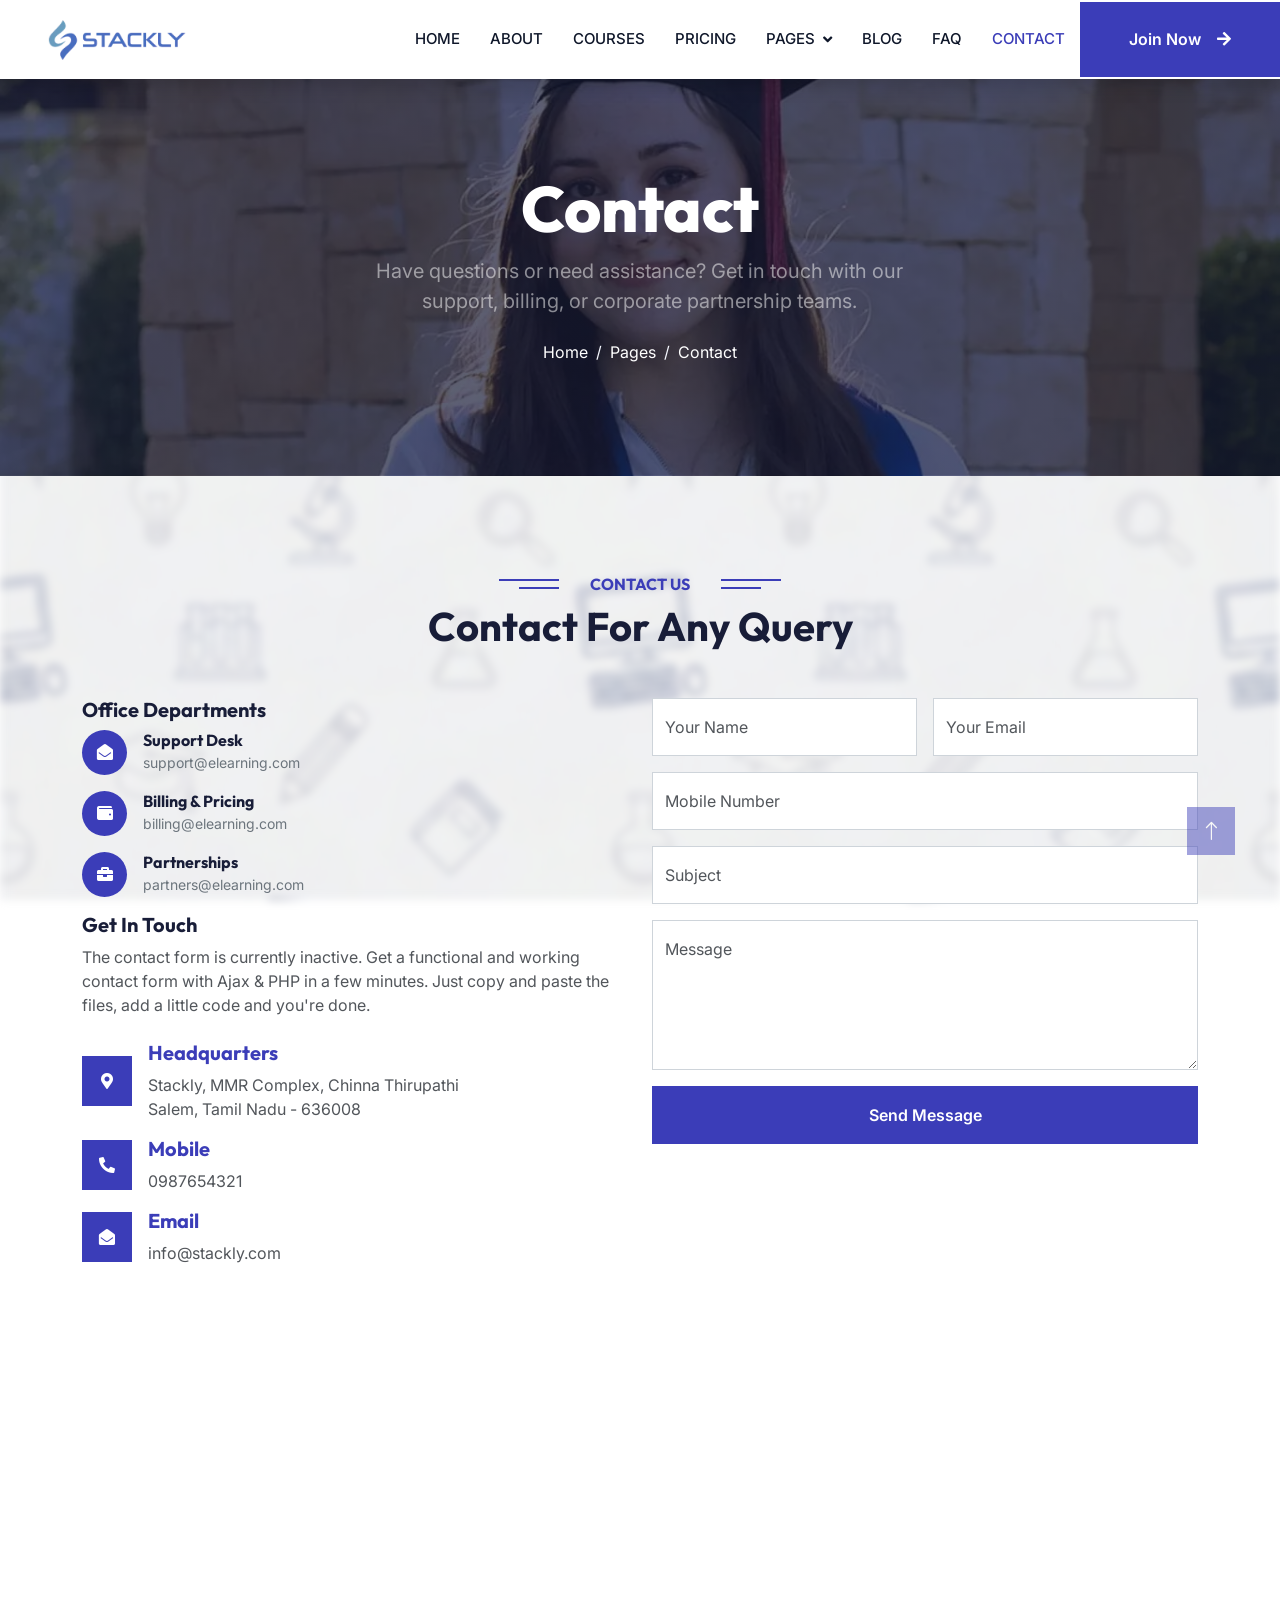
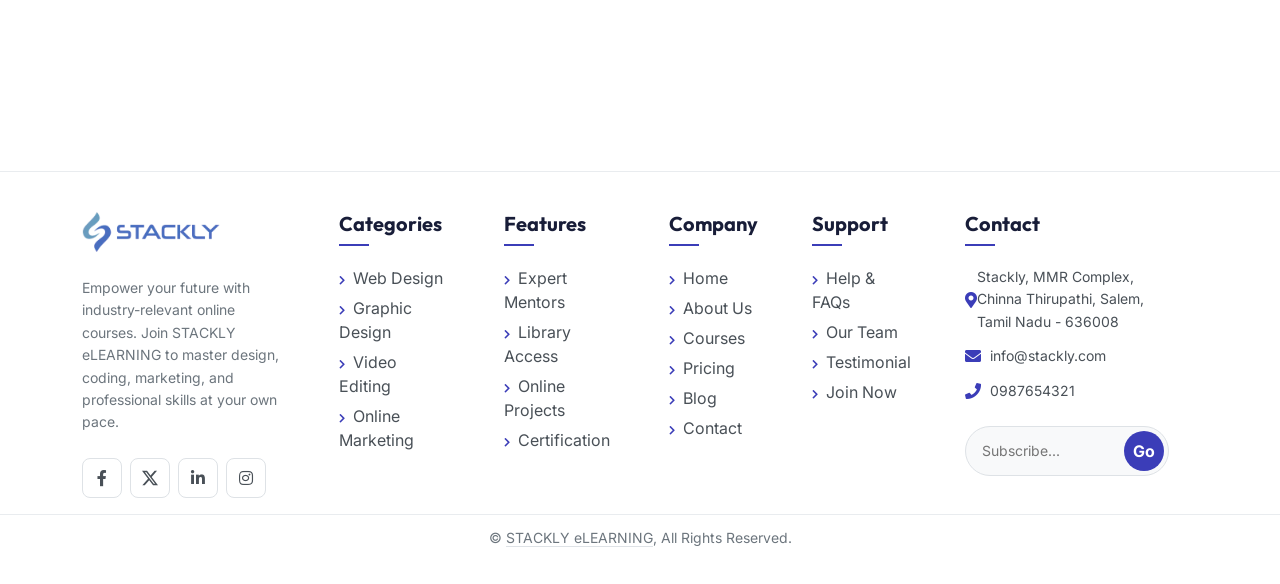
<file: contact.html>
<!doctype html>
<html lang="en">
<!-- Mirrored from themewagon.github.io/elearning/contact.html by HTTrack Website Copier/3.x [XR&CO'2014], Mon, 13 Jul 2026 05:12:13 GMT -->
<!-- Added by HTTrack -->
<meta http-equiv="content-type" content="text/html;charset=utf-8" /><!-- /Added by HTTrack -->

<head>
  <meta charset="utf-8" />
  <title>eLEARNING - eLearning HTML Template</title>
  <meta content="width=device-width, initial-scale=1.0" name="viewport" />
  <meta content="" name="keywords" />
  <meta content="" name="description" />

  <!-- Favicon -->
  <link href="img/favicon.html" rel="icon" />

  <!-- Google Web Fonts -->
  <link rel="preconnect" href="https://fonts.googleapis.com/" />
  <link rel="preconnect" href="https://fonts.gstatic.com/" crossorigin />
  <link
    href="https://fonts.googleapis.com/css2?family=Inter:wght@300;400;500;600;700&amp;family=Outfit:wght@400;500;600;700;800&amp;display=swap"
    rel="stylesheet" />

  <!-- Icon Font Stylesheet -->
  <link href="css/all.min.css" rel="stylesheet" />
  <link href="css/bootstrap-icons.css" rel="stylesheet" />

  <!-- Libraries Stylesheet -->
  <link href="lib/animate/animate.min.css" rel="stylesheet" />
  <link href="lib/owlcarousel/assets/owl.carousel.min.css" rel="stylesheet" />

  <!-- Customized Bootstrap Stylesheet -->
  <link href="css/bootstrap.min.css" rel="stylesheet" />

  <!-- Template Stylesheet -->
  <link href="css/style.css" rel="stylesheet" />
</head>

<body>
  <!-- Spinner Start -->
  <div id="spinner"
    class="show bg-white position-fixed translate-middle w-100 vh-100 top-50 start-50 d-flex align-items-center justify-content-center">
    <div class="spinner-border text-primary" style="width: 3rem; height: 3rem" role="status">
      <span class="sr-only">Loading...</span>
    </div>
  </div>
  <!-- Spinner End -->

  <!-- Mobile Sidebar Drawer -->
  <nav id="mobile-sidebar" class="d-lg-none">
    <div class="sidebar-header d-flex align-items-center justify-content-between">
      <a href="index.html" class="d-flex align-items-center text-decoration-none flex-grow-1">
        <img src="img/logo-stackly.webp" alt="Logo" style="height: 65px; max-width: 100%; object-fit: contain;" />
      </a>
      <button id="close-mobile-sidebar" class="btn text-white p-0 ms-2"
        style="background: transparent; border: none; font-size: 12px; line-height: 1;">
        <i class="fa fa-times"></i>
      </button>
    </div>
    <ul class="list-unstyled components">
      <li class="active"><a href="index.html"><i class="fa fa-home me-2"></i>Home</a></li>
      <li><a href="about.html"><i class="fa fa-info-circle me-2"></i>About</a></li>
      <li><a href="courses.html"><i class="fa fa-book-open me-2"></i>Courses</a></li>
      <li><a href="pricing.html"><i class="fa fa-tags me-2"></i>Pricing</a></li>
      <li><a href="team.html"><i class="fa fa-users me-2"></i>Our Team</a></li>
      <li><a href="testimonial.html"><i class="fa fa-comments me-2"></i>Testimonials</a></li>
      <li><a href="blog.html"><i class="fa fa-blog me-2"></i>Blog</a></li>
      <li><a href="faq.html"><i class="fa fa-question-circle me-2"></i>FAQ</a></li>
      <li><a href="contact.html"><i class="fa fa-envelope me-2"></i>Contact</a></li>
      <li class="mt-3 border-top pt-2"><a href="login.html" id="join-mobile-btn" class="text-info fw-bold"><i
            class="fa fa-sign-in-alt me-2"></i>Join Now</a></li>
      <li class="mt-3 px-3 py-2 text-muted sidebar-contact-info"
        style="font-size: 11px; border-top: 1px dashed rgba(255,255,255,0.1); list-style-type: none;">
        <div class="mb-2">
          <strong class="text-white d-block mb-1"
            style="font-size: 10px; opacity: 0.8; letter-spacing: 0.5px;">Contact</strong>
          <i class="fa fa-phone me-2 text-info"></i>0987654321
        </div>
        <div class="mb-2" style="word-break: break-all;">
          <strong class="text-white d-block mb-1"
            style="font-size: 10px; opacity: 0.8; letter-spacing: 0.5px;">Email</strong>
          <i class="fa fa-envelope me-2 text-info"></i>info@stackly.com
        </div>
        <div>
          <strong class="text-white d-block mb-1"
            style="font-size: 10px; opacity: 0.8; letter-spacing: 0.5px;">Address</strong>
          <i class="fa fa-map-marker-alt me-2 text-info"></i>Stackly, MMR Complex, Chinna Thirupathi<br />Salem, Tamil Nadu -
          636008
        </div>
      </li>
    </ul>
  </nav>

  <!-- Navbar Start -->
  <nav class="navbar navbar-expand-lg bg-white navbar-light shadow sticky-top p-0">
    <a href="index.html" class="navbar-brand d-flex align-items-center px-4 px-lg-5">
      <img src="img/logo-stackly.webp" alt="Logo" style="height: 40px; margin-right: 10px" />
    </a>
    <button type="button" class="navbar-toggler me-4" id="mobile-sidebar-toggle">
      <span class="navbar-toggler-icon"></span>
    </button>
    <div class="collapse navbar-collapse" id="navbarCollapse">
      <div class="navbar-nav ms-auto p-4 p-lg-0">
        <a href="index.html" class="nav-item nav-link">Home</a>
        <a href="about.html" class="nav-item nav-link">About</a>
        <a href="courses.html" class="nav-item nav-link">Courses</a>
        <a href="pricing.html" class="nav-item nav-link">Pricing</a>
        <div class="nav-item dropdown">
          <a href="#" class="nav-link dropdown-toggle" data-bs-toggle="dropdown">Pages</a>
          <div class="dropdown-menu fade-down m-0">
            <a href="team.html" class="dropdown-item">Our Team</a>
            <a href="testimonial.html" class="dropdown-item">Testimonial</a>
          </div>
        </div>
        <a href="blog.html" class="nav-item nav-link">Blog</a>
        <a href="faq.html" class="nav-item nav-link">FAQ</a>
        <a href="contact.html" class="nav-item nav-link active">Contact</a>
      </div>
      <a href="login.html" id="join-btn" class="btn btn-primary py-4 px-lg-5 d-none d-lg-block">Join Now<i
          class="fa fa-arrow-right ms-3"></i></a>
    </div>
  </nav>
  <!-- Navbar End -->

  <!-- Header Start -->
  <div class="container-fluid bg-primary py-5 mb-5 page-header contact-header">
    <div class="container py-5">
      <div class="row justify-content-center">
        <div class="col-lg-10 text-center">
          <h1 class="display-3 text-white animated slideInDown">Contact</h1>
          <p class="text-white-50 fs-5 mb-4 mx-auto" style="max-width: 600px">
            Have questions or need assistance? Get in touch with our support,
            billing, or corporate partnership teams.
          </p>
          <nav aria-label="breadcrumb">
            <ol class="breadcrumb justify-content-center">
              <li class="breadcrumb-item">
                <a class="text-white" href="index.html">Home</a>
              </li>
              <li class="breadcrumb-item">
                <a class="text-white" href="index.html">Pages</a>
              </li>
              <li class="breadcrumb-item text-white active" aria-current="page">
                Contact
              </li>
            </ol>
          </nav>
        </div>
      </div>
    </div>
  </div>
  <!-- Header End -->

  <!-- Contact Start -->
  <div class="container-xxl py-5">
    <div class="container">
      <div class="text-center wow fadeInUp" data-wow-delay="0.1s">
        <h6 class="section-title bg-white text-center text-primary px-3">
          Contact Us
        </h6>
        <h1 class="mb-5">Contact For Any Query</h1>
      </div>
      <div class="row g-4">
        <div class="col-lg-6 col-md-6 wow fadeInUp" data-wow-delay="0.1s">
          <h5>Office Departments</h5>
          <div class="d-flex align-items-center mb-3">
            <div class="d-flex align-items-center justify-content-center bg-primary text-white rounded-circle"
              style="width: 45px; height: 45px">
              <i class="fa fa-envelope-open"></i>
            </div>
            <div class="ms-3">
              <h6 class="mb-0">Support Desk</h6>
              <small class="text-muted">support@elearning.com</small>
            </div>
          </div>
          <div class="d-flex align-items-center mb-3">
            <div class="d-flex align-items-center justify-content-center bg-primary text-white rounded-circle"
              style="width: 45px; height: 45px">
              <i class="fa fa-wallet"></i>
            </div>
            <div class="ms-3">
              <h6 class="mb-0">Billing & Pricing</h6>
              <small class="text-muted">billing@elearning.com</small>
            </div>
          </div>
          <div class="d-flex align-items-center mb-3">
            <div class="d-flex align-items-center justify-content-center bg-primary text-white rounded-circle"
              style="width: 45px; height: 45px">
              <i class="fa fa-briefcase"></i>
            </div>
            <div class="ms-3">
              <h6 class="mb-0">Partnerships</h6>
              <small class="text-muted">partners@elearning.com</small>
            </div>
          </div>

          <h5>Get In Touch</h5>
          <p class="mb-4">
            The contact form is currently inactive. Get a functional and
            working contact form with Ajax & PHP in a few minutes. Just copy
            and paste the files, add a little code and you're done.
          </p>
          <div class="d-flex align-items-center mb-3">
            <div class="d-flex align-items-center justify-content-center flex-shrink-0 bg-primary"
              style="width: 50px; height: 50px">
              <i class="fa fa-map-marker-alt text-white"></i>
            </div>
            <div class="ms-3">
              <h5 class="text-primary">Headquarters</h5>
              <p class="mb-0">
                Stackly, MMR Complex, Chinna Thirupathi<br />Salem, Tamil Nadu -
                636008
              </p>
            </div>
          </div>
          <div class="d-flex align-items-center mb-3">
            <div class="d-flex align-items-center justify-content-center flex-shrink-0 bg-primary"
              style="width: 50px; height: 50px">
              <i class="fa fa-phone-alt text-white"></i>
            </div>
            <div class="ms-3">
              <h5 class="text-primary">Mobile</h5>
              <p class="mb-0">0987654321</p>
            </div>
          </div>
          <div class="d-flex align-items-center">
            <div class="d-flex align-items-center justify-content-center flex-shrink-0 bg-primary"
              style="width: 50px; height: 50px">
              <i class="fa fa-envelope-open text-white"></i>
            </div>
            <div class="ms-3">
              <h5 class="text-primary">Email</h5>
              <p class="mb-0">info@stackly.com</p>
            </div>
          </div>
        </div>
        <div class="col-lg-6 col-md-6 wow fadeInUp" data-wow-delay="0.5s">
          <form action="404.html" method="get">
            <div class="row g-3">
              <div class="col-md-6">
                <div class="form-floating">
                  <input type="text" class="form-control" id="name" placeholder="Your Name"
                    oninput="this.value = this.value.replace(/[0-9]/g, '')" />
                  <label for="name">Your Name</label>
                </div>
              </div>
              <div class="col-md-6">
                <div class="form-floating">
                  <input type="email" class="form-control" id="email" placeholder="Your Email" />
                  <label for="email">Your Email</label>
                </div>
              </div>
              <div class="col-12">
                <div class="form-floating">
                  <input type="text" class="form-control" id="mobile" placeholder="Mobile Number" inputmode="numeric"
                    pattern="[0-9]*" oninput="this.value = this.value.replace(/[^0-9]/g, '')" />
                  <label for="mobile">Mobile Number</label>
                </div>
              </div>
              <div class="col-12">
                <div class="form-floating">
                  <input type="text" class="form-control" id="subject" placeholder="Subject" />
                  <label for="subject">Subject</label>
                </div>
              </div>
              <div class="col-12">
                <div class="form-floating">
                  <textarea class="form-control" placeholder="Leave a message here" id="message"
                    style="height: 150px"></textarea>
                  <label for="message">Message</label>
                </div>
              </div>
              <div class="col-12">
                <button class="btn btn-primary w-100 py-3" type="submit">
                  Send Message
                </button>
              </div>
            </div>
          </form>
        </div>
        <!-- Full width Map at the bottom -->
        <div class="col-12 mt-5 wow fadeInUp" data-wow-delay="0.3s">
          <iframe class="position-relative rounded w-100"
            src="https://maps.google.com/maps?q=Stackly,%20MMR%20Complex,%20Chinna%20Thirupathi,%20Salem,%20Tamil%20Nadu%20636008&t=&z=14&ie=UTF8&iwloc=&output=embed"
            frameborder="0" style="height: 380px; border: 0;" allowfullscreen="" aria-hidden="false"
            tabindex="0"></iframe>
        </div>
      </div>
    </div>
  </div>
  <!-- Contact End -->

  <!-- Footer Start -->
  <footer class="custom-footer py-4 mt-4">
    <div class="container pt-3 pb-0">
      <div class="row g-4">
        <!-- Col 1: Logo & Description -->
        <div class="col-lg-3 col-md-4">
          <a href="index.html">
            <img src="img/logo-stackly.webp" alt="Logo" style="height: 40px; margin-bottom: 25px" />
          </a>
          <p>
            Empower your future with industry-relevant online courses. Join
            STACKLY eLEARNING to master design, coding, marketing, and
            professional skills at your own pace.
          </p>
          <div class="social-icons mt-4">
            <a href="404.html"><i class="fab fa-facebook-f"></i></a>
            <a href="404.html"><svg xmlns="http://www.w3.org/2000/svg" width="1em" height="1em" fill="currentColor"
                viewBox="0 0 16 16" style="vertical-align: -0.125em">
                <path
                  d="M12.6.75h2.454l-5.36 6.142L16 15.25h-4.937l-3.867-5.07-4.425 5.07H.316l5.733-6.57L0 .75h5.063l3.495 4.633L12.601.75Zm-.86 13.028h1.36L4.323 2.145H2.865l8.875 11.633Z" />
              </svg></a>
            <a href="404.html"><i class="fab fa-linkedin-in"></i></a>
            <a href="404.html"><i class="fab fa-instagram"></i></a>
          </div>
        </div>

        <!-- Col 2: Categories -->
        <div class="col-lg-2 col-md-4">
          <h5>Categories</h5>
          <a href="courses.html" class="footer-link"><i class="fa fa-chevron-right"></i>Web Design</a>
          <a href="courses.html" class="footer-link"><i class="fa fa-chevron-right"></i>Graphic Design</a>
          <a href="courses.html" class="footer-link"><i class="fa fa-chevron-right"></i>Video Editing</a>
          <a href="courses.html" class="footer-link"><i class="fa fa-chevron-right"></i>Online Marketing</a>
        </div>

        <!-- Col 3: Features -->
        <div class="col-lg-2 col-md-4">
          <h5>Features</h5>
          <a href="about.html" class="footer-link"><i class="fa fa-chevron-right"></i>Expert Mentors</a>
          <a href="about.html" class="footer-link"><i class="fa fa-chevron-right"></i>Library Access</a>
          <a href="about.html" class="footer-link"><i class="fa fa-chevron-right"></i>Online Projects</a>
          <a href="about.html" class="footer-link"><i class="fa fa-chevron-right"></i>Certification</a>
        </div>

        <!-- Col 4: Company -->
        <div class="col-lg-1 col-md-4">
          <h5>Company</h5>
          <a href="index.html" class="footer-link"><i class="fa fa-chevron-right"></i>Home</a>
          <a href="about.html" class="footer-link"><i class="fa fa-chevron-right"></i>About Us</a>
          <a href="courses.html" class="footer-link"><i class="fa fa-chevron-right"></i>Courses</a>
          <a href="pricing.html" class="footer-link"><i class="fa fa-chevron-right"></i>Pricing</a>
          <a href="blog.html" class="footer-link"><i class="fa fa-chevron-right"></i>Blog</a>
          <a href="contact.html" class="footer-link"><i class="fa fa-chevron-right"></i>Contact</a>
        </div>

        <!-- Col 5: Support -->
        <div class="col-lg-2 col-md-4">
          <h5>Support</h5>
          <a href="faq.html" class="footer-link"><i class="fa fa-chevron-right"></i>Help & FAQs</a>
          <a href="team.html" class="footer-link"><i class="fa fa-chevron-right"></i>Our Team</a>
          <a href="testimonial.html" class="footer-link"><i class="fa fa-chevron-right"></i>Testimonial</a>
          <a href="login.html" class="footer-link"><i class="fa fa-chevron-right"></i>Join Now</a>
        </div>

        <!-- Col 6: Contact & Newsletter -->
        <div class="col-lg-2 col-md-4 contact-info">
          <h5>Contact</h5>
          <p>
            <i class="fa fa-map-marker-alt"></i>Stackly, MMR Complex, Chinna Thirupathi, Salem, Tamil Nadu - 636008
          </p>
          <p><i class="fa fa-envelope"></i>info@stackly.com</p>
          <p><i class="fa fa-phone"></i>0987654321</p>
          <div class="subscribe-bar mt-4">
            <input type="text" placeholder="Subscribe..." />
            <button type="button">Go</button>
          </div>
        </div>
      </div>
    </div>
    <div class="copyright-bar mt-3">
      <div class="container">
        <div class="row">
          <div class="col-md-12 text-center">
            &copy;
            <a class="border-bottom text-decoration-none text-muted" href="index.html">STACKLY eLEARNING</a>, All Rights
            Reserved.
          </div>
        </div>
      </div>
    </div>
  </footer>
  <!-- Footer End -->

  <!-- Back to Top -->
  <a href="404.html" class="btn btn-lg btn-primary btn-lg-square back-to-top"><i class="bi bi-arrow-up"></i></a>

  <!-- JavaScript Libraries -->
  <script src="js/jquery-3.4.1.min.js"></script>
  <script src="js/bootstrap.bundle.min.js"></script>
  <script src="lib/wow/wow.min.js"></script>
  <script src="lib/easing/easing.min.js"></script>
  <script src="lib/waypoints/waypoints.min.js"></script>
  <script src="lib/owlcarousel/owl.carousel.min.js"></script>

  <!-- Template Javascript -->
  <script src="js/main.js"></script>

  <script>
    $(document).ready(function () {
      var currentUser = JSON.parse(localStorage.getItem("currentUser"));
      if (currentUser) {
        $("#join-btn, #join-mobile-btn")
          .html('Dashboard <i class="fa fa-arrow-right ms-3"></i>')
          .attr("href", "dashboard.html");
      } else {
        $("#join-btn, #join-mobile-btn").attr("href", "login.html");
      }

      // Highlight active link in mobile sidebar dynamically
      var path = window.location.pathname.split("/").pop();
      if (!path || path === "") {
        path = "index.html";
      }
      $("#mobile-sidebar ul li").removeClass("active");
      $("#mobile-sidebar ul li a").each(function () {
        var href = $(this).attr("href");
        if (href === path) {
          $(this).parent().addClass("active");
        }
      });

      // Mobile Sidebar Drawer Toggler
      $("#mobile-sidebar-toggle").on("click", function (e) {
        e.preventDefault();
        e.stopPropagation();
        $("#mobile-sidebar").addClass("active");
        $("html, body").addClass("mobile-sidebar-open");
      });

      $("#close-mobile-sidebar").on("click", function () {
        $("#mobile-sidebar").removeClass("active");
        $("html, body").removeClass("mobile-sidebar-open");
      });

      // Hide when clicking outside
      $(document).on("click", function (e) {
        if (!$(e.target).closest("#mobile-sidebar").length && !$(e.target).closest("#mobile-sidebar-toggle").length) {
          $("#mobile-sidebar").removeClass("active");
          $("html, body").removeClass("mobile-sidebar-open");
        }
      });
    });
  </script>
</body>

<!-- Mirrored from themewagon.github.io/elearning/contact.html by HTTrack Website Copier/3.x [XR&CO'2014], Mon, 13 Jul 2026 05:12:13 GMT -->

</html>
</file>
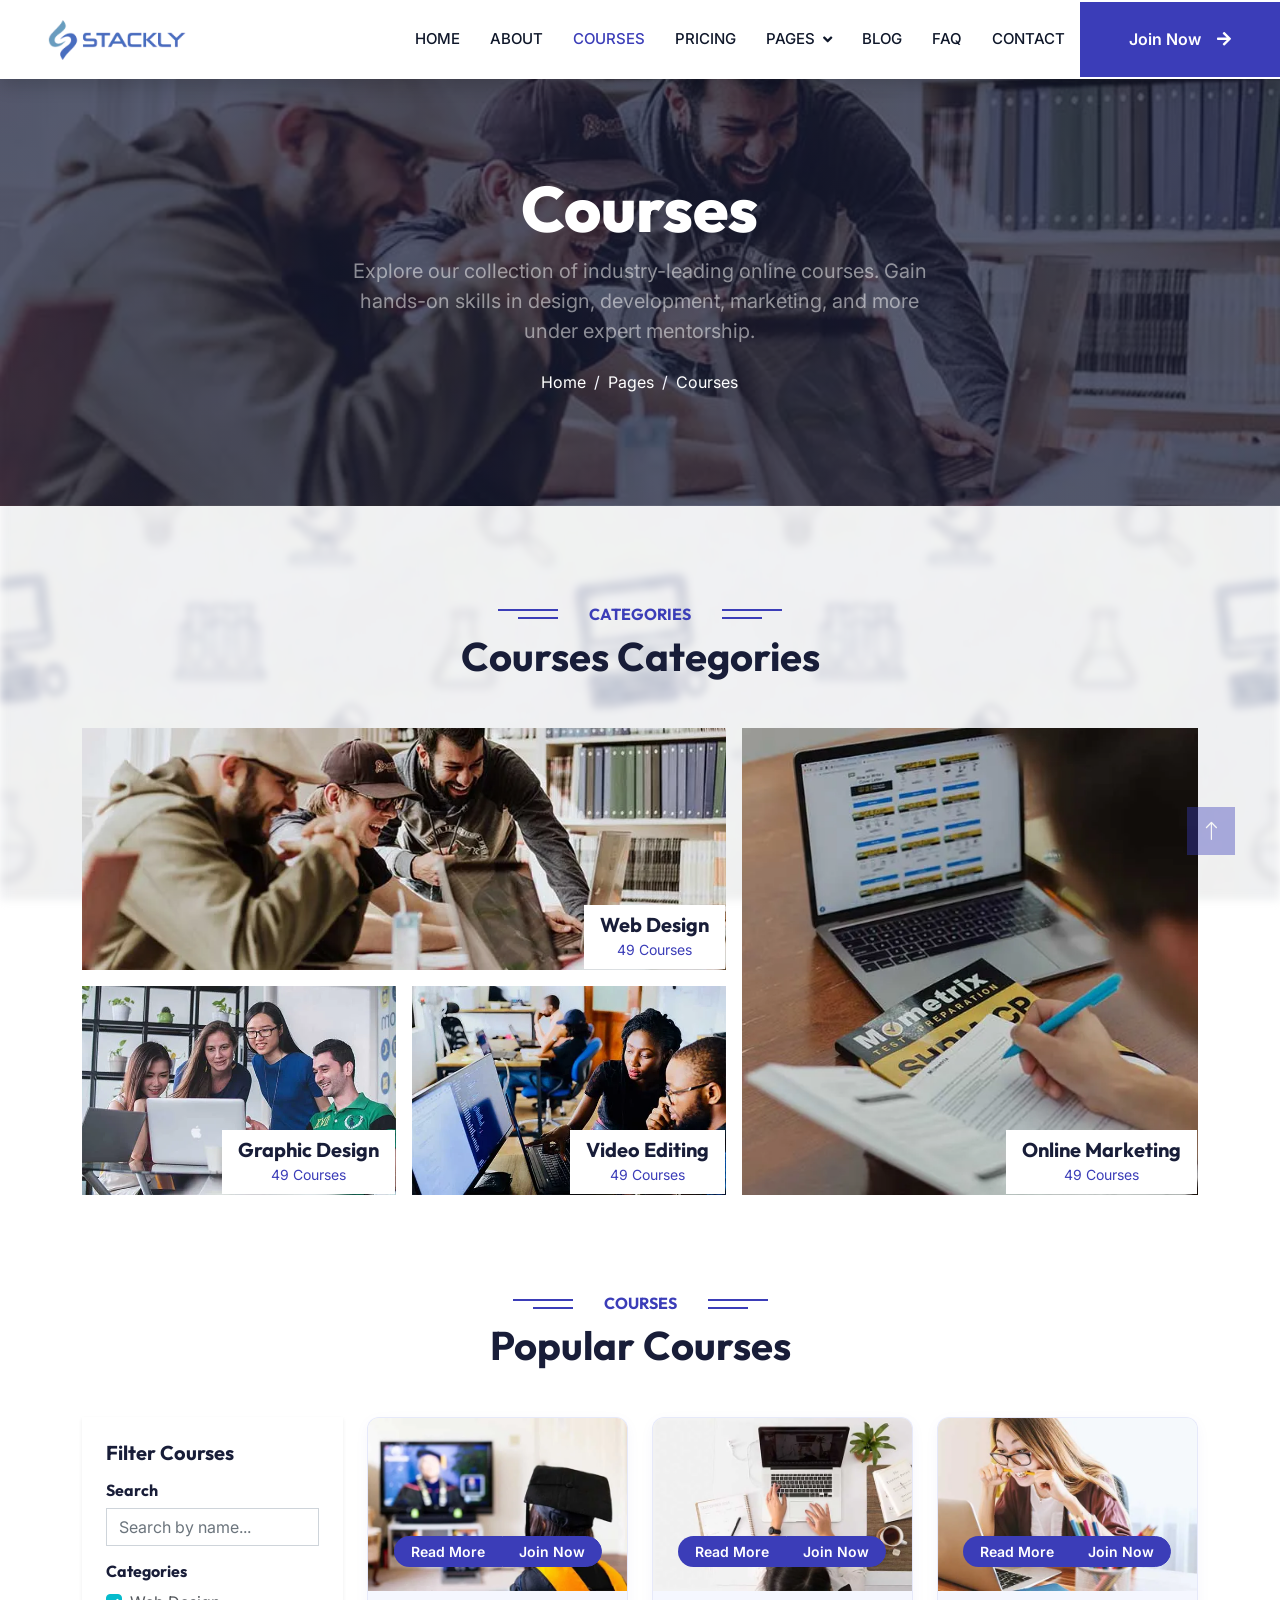
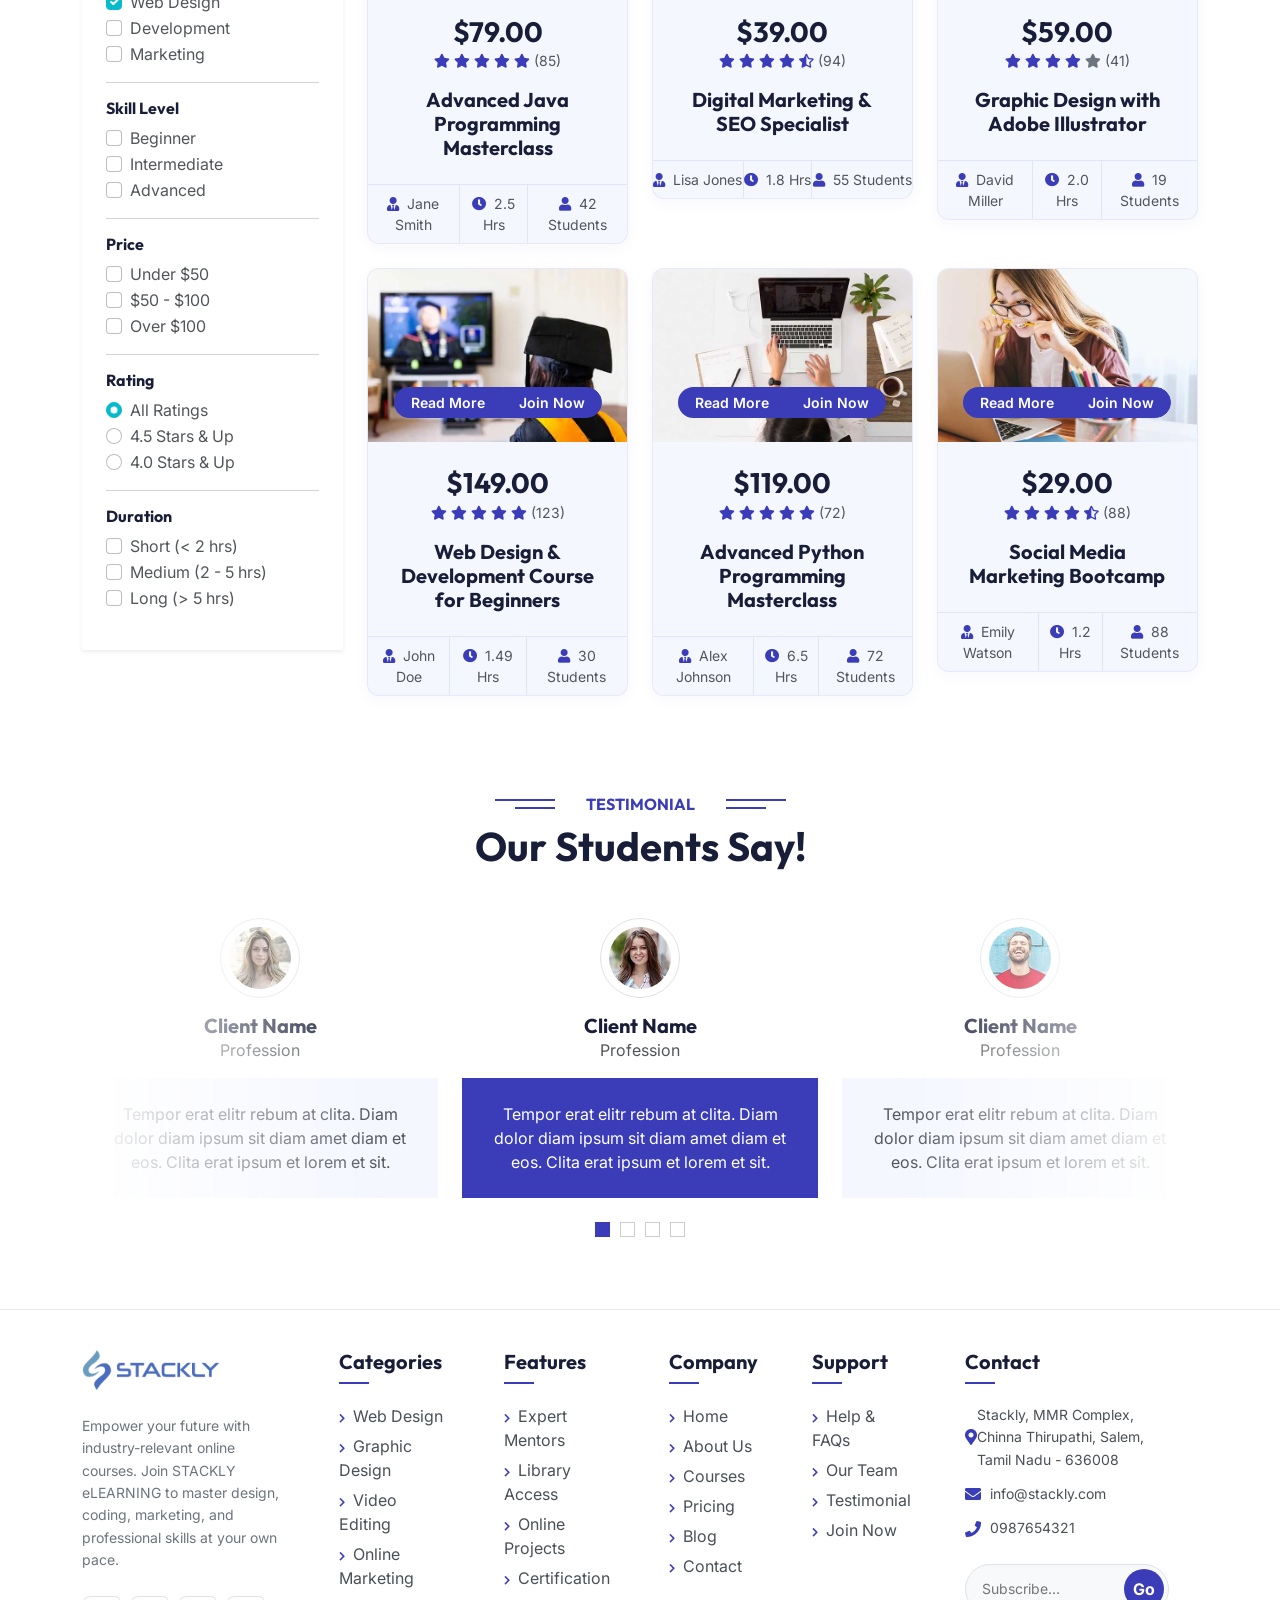
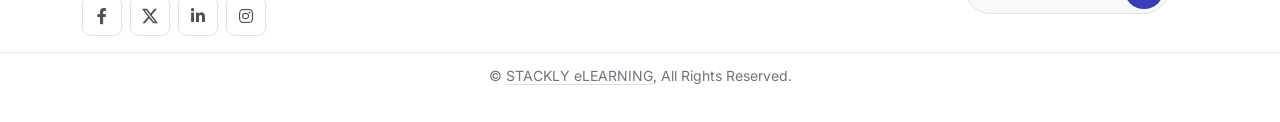
<file: courses.html>
<!doctype html>
<html lang="en">
<!-- Mirrored from themewagon.github.io/elearning/courses.html by HTTrack Website Copier/3.x [XR&CO'2014], Mon, 13 Jul 2026 05:12:13 GMT -->
<!-- Added by HTTrack -->
<meta http-equiv="content-type" content="text/html;charset=utf-8" /><!-- /Added by HTTrack -->

<head>
  <meta charset="utf-8" />
  <title>eLEARNING - eLearning HTML Template</title>
  <meta content="width=device-width, initial-scale=1.0" name="viewport" />
  <meta content="" name="keywords" />
  <meta content="" name="description" />

  <!-- Favicon -->
  <link href="img/favicon.html" rel="icon" />

  <!-- Google Web Fonts -->
  <link rel="preconnect" href="https://fonts.googleapis.com/" />
  <link rel="preconnect" href="https://fonts.gstatic.com/" crossorigin />
  <link
    href="https://fonts.googleapis.com/css2?family=Inter:wght@300;400;500;600;700&amp;family=Outfit:wght@400;500;600;700;800&amp;display=swap"
    rel="stylesheet" />

  <!-- Icon Font Stylesheet -->
  <link href="css/all.min.css" rel="stylesheet" />
  <link href="css/bootstrap-icons.css" rel="stylesheet" />

  <!-- Libraries Stylesheet -->
  <link href="lib/animate/animate.min.css" rel="stylesheet" />
  <link href="lib/owlcarousel/assets/owl.carousel.min.css" rel="stylesheet" />

  <!-- Customized Bootstrap Stylesheet -->
  <link href="css/bootstrap.min.css" rel="stylesheet" />

  <!-- Template Stylesheet -->
  <link href="css/style.css" rel="stylesheet" />
</head>

<body>
  <!-- Spinner Start -->
  <div id="spinner"
    class="show bg-white position-fixed translate-middle w-100 vh-100 top-50 start-50 d-flex align-items-center justify-content-center">
    <div class="spinner-border text-primary" style="width: 3rem; height: 3rem" role="status">
      <span class="sr-only">Loading...</span>
    </div>
  </div>
  <!-- Spinner End -->

  <!-- Mobile Sidebar Drawer -->
  <nav id="mobile-sidebar" class="d-lg-none">
    <div class="sidebar-header d-flex align-items-center justify-content-between">
      <a href="index.html" class="d-flex align-items-center text-decoration-none flex-grow-1">
        <img src="img/logo-stackly.webp" alt="Logo" style="height: 65px; max-width: 100%; object-fit: contain;" />
      </a>
      <button id="close-mobile-sidebar" class="btn text-white p-0 ms-2"
        style="background: transparent; border: none; font-size: 12px; line-height: 1;">
        <i class="fa fa-times"></i>
      </button>
    </div>
    <ul class="list-unstyled components">
      <li class="active"><a href="index.html"><i class="fa fa-home me-2"></i>Home</a></li>
      <li><a href="about.html"><i class="fa fa-info-circle me-2"></i>About</a></li>
      <li><a href="courses.html"><i class="fa fa-book-open me-2"></i>Courses</a></li>
      <li><a href="pricing.html"><i class="fa fa-tags me-2"></i>Pricing</a></li>
      <li><a href="team.html"><i class="fa fa-users me-2"></i>Our Team</a></li>
      <li><a href="testimonial.html"><i class="fa fa-comments me-2"></i>Testimonials</a></li>
      <li><a href="blog.html"><i class="fa fa-blog me-2"></i>Blog</a></li>
      <li><a href="faq.html"><i class="fa fa-question-circle me-2"></i>FAQ</a></li>
      <li><a href="contact.html"><i class="fa fa-envelope me-2"></i>Contact</a></li>
      <li class="mt-3 border-top pt-2"><a href="login.html" id="join-mobile-btn" class="text-info fw-bold"><i
            class="fa fa-sign-in-alt me-2"></i>Join Now</a></li>
      <li class="mt-3 px-3 py-2 text-muted sidebar-contact-info"
        style="font-size: 11px; border-top: 1px dashed rgba(255,255,255,0.1); list-style-type: none;">
        <div class="mb-2">
          <strong class="text-white d-block mb-1"
            style="font-size: 10px; opacity: 0.8; letter-spacing: 0.5px;">Contact</strong>
          <i class="fa fa-phone me-2 text-info"></i>0987654321
        </div>
        <div class="mb-2" style="word-break: break-all;">
          <strong class="text-white d-block mb-1"
            style="font-size: 10px; opacity: 0.8; letter-spacing: 0.5px;">Email</strong>
          <i class="fa fa-envelope me-2 text-info"></i>info@stackly.com
        </div>
        <div>
          <strong class="text-white d-block mb-1"
            style="font-size: 10px; opacity: 0.8; letter-spacing: 0.5px;">Address</strong>
          <i class="fa fa-map-marker-alt me-2 text-info"></i>Stackly, MMR Complex, Chinna Thirupathi<br />Salem, Tamil Nadu -
          636008
        </div>
      </li>
    </ul>
  </nav>

  <!-- Navbar Start -->
  <nav class="navbar navbar-expand-lg bg-white navbar-light shadow sticky-top p-0">
    <a href="index.html" class="navbar-brand d-flex align-items-center px-4 px-lg-5">
      <img src="img/logo-stackly.webp" alt="Logo" style="height: 40px; margin-right: 10px" />
    </a>
    <button type="button" class="navbar-toggler me-4" id="mobile-sidebar-toggle">
      <span class="navbar-toggler-icon"></span>
    </button>
    <div class="collapse navbar-collapse" id="navbarCollapse">
      <div class="navbar-nav ms-auto p-4 p-lg-0">
        <a href="index.html" class="nav-item nav-link">Home</a>
        <a href="about.html" class="nav-item nav-link">About</a>
        <a href="courses.html" class="nav-item nav-link active">Courses</a>
        <a href="pricing.html" class="nav-item nav-link">Pricing</a>
        <div class="nav-item dropdown">
          <a href="#" class="nav-link dropdown-toggle" data-bs-toggle="dropdown">Pages</a>
          <div class="dropdown-menu fade-down m-0">
            <a href="team.html" class="dropdown-item">Our Team</a>
            <a href="testimonial.html" class="dropdown-item">Testimonial</a>
          </div>
        </div>
        <a href="blog.html" class="nav-item nav-link">Blog</a>
        <a href="faq.html" class="nav-item nav-link">FAQ</a>
        <a href="contact.html" class="nav-item nav-link">Contact</a>
      </div>
      <a href="login.html" id="join-btn" class="btn btn-primary py-4 px-lg-5 d-none d-lg-block">Join Now<i
          class="fa fa-arrow-right ms-3"></i></a>
    </div>
  </nav>
  <!-- Navbar End -->

  <!-- Header Start -->
  <div class="container-fluid bg-primary py-5 mb-5 page-header courses-header">
    <div class="container py-5">
      <div class="row justify-content-center">
        <div class="col-lg-10 text-center">
          <h1 class="display-3 text-white animated slideInDown">Courses</h1>
          <p class="text-white-50 fs-5 mb-4 mx-auto" style="max-width: 600px">
            Explore our collection of industry-leading online courses. Gain
            hands-on skills in design, development, marketing, and more under
            expert mentorship.
          </p>
          <nav aria-label="breadcrumb">
            <ol class="breadcrumb justify-content-center">
              <li class="breadcrumb-item">
                <a class="text-white" href="index.html">Home</a>
              </li>
              <li class="breadcrumb-item">
                <a class="text-white" href="index.html">Pages</a>
              </li>
              <li class="breadcrumb-item text-white active" aria-current="page">
                Courses
              </li>
            </ol>
          </nav>
        </div>
      </div>
    </div>
  </div>
  <!-- Header End -->

  <!-- Categories Start -->
  <div class="container-xxl py-5 category">
    <div class="container">
      <div class="text-center wow fadeInUp" data-wow-delay="0.1s">
        <h6 class="section-title bg-white text-center text-primary px-3">
          Categories
        </h6>
        <h1 class="mb-5">Courses Categories</h1>
      </div>
      <div class="row g-3">
        <div class="col-lg-7 col-md-6">
          <div class="row g-3">
            <div class="col-lg-12 col-md-12 wow zoomIn" data-wow-delay="0.1s">
              <a class="position-relative d-block overflow-hidden" href="404.html">
                <img class="img-fluid" src="img/cat-1.webp" alt="" />
                <div class="bg-white text-center position-absolute bottom-0 end-0 py-2 px-3" style="margin: 1px">
                  <h5 class="m-0">Web Design</h5>
                  <small class="text-primary">49 Courses</small>
                </div>
              </a>
            </div>
            <div class="col-lg-6 col-md-12 wow zoomIn" data-wow-delay="0.3s">
              <a class="position-relative d-block overflow-hidden" href="404.html">
                <img class="img-fluid" src="img/cat-2.webp" alt="" />
                <div class="bg-white text-center position-absolute bottom-0 end-0 py-2 px-3" style="margin: 1px">
                  <h5 class="m-0">Graphic Design</h5>
                  <small class="text-primary">49 Courses</small>
                </div>
              </a>
            </div>
            <div class="col-lg-6 col-md-12 wow zoomIn" data-wow-delay="0.5s">
              <a class="position-relative d-block overflow-hidden" href="404.html">
                <img class="img-fluid" src="img/cat-3.webp" alt="" />
                <div class="bg-white text-center position-absolute bottom-0 end-0 py-2 px-3" style="margin: 1px">
                  <h5 class="m-0">Video Editing</h5>
                  <small class="text-primary">49 Courses</small>
                </div>
              </a>
            </div>
          </div>
        </div>
        <div class="col-lg-5 col-md-6 wow zoomIn" data-wow-delay="0.7s" style="min-height: 350px">
          <a class="position-relative d-block h-100 overflow-hidden" href="404.html">
            <img class="img-fluid position-absolute w-100 h-100" src="img/cat-4.webp" alt=""
              style="object-fit: cover" />
            <div class="bg-white text-center position-absolute bottom-0 end-0 py-2 px-3" style="margin: 1px">
              <h5 class="m-0">Online Marketing</h5>
              <small class="text-primary">49 Courses</small>
            </div>
          </a>
        </div>
      </div>
    </div>
  </div>
  <!-- Categories Start -->

  <!-- Courses Start -->
  <div class="container-xxl py-5">
    <div class="container">
      <div class="text-center wow fadeInUp" data-wow-delay="0.1s">
        <h6 class="section-title bg-white text-center text-primary px-3">
          Courses
        </h6>
        <h1 class="mb-5">Popular Courses</h1>
      </div>
      <div class="row g-4">
        <!-- Sidebar Filter Start -->
        <div class="col-lg-3">
          <div class="bg-white p-4 rounded shadow-sm">
            <h5 class="mb-3">Filter Courses</h5>
            <div class="mb-3">
              <h6>Search</h6>
              <input type="text" id="search-input" class="form-control mb-3" placeholder="Search by name..." />
            </div>
            <div class="mb-3">
              <h6>Categories</h6>
              <div class="form-check">
                <input class="form-check-input category-filter" type="checkbox" checked id="filter-design" value="design" />
                <label class="form-check-label" for="filter-design">Web Design</label>
              </div>
              <div class="form-check">
                <input class="form-check-input category-filter" type="checkbox" id="filter-dev" value="dev" />
                <label class="form-check-label" for="filter-dev">Development</label>
              </div>
              <div class="form-check">
                <input class="form-check-input category-filter" type="checkbox" id="filter-marketing" value="marketing" />
                <label class="form-check-label" for="filter-marketing">Marketing</label>
              </div>
            </div>
            <hr />
            <div class="mb-3">
              <h6>Skill Level</h6>
              <div class="form-check">
                <input class="form-check-input level-filter" type="checkbox" id="lvl-beg" value="beginner" />
                <label class="form-check-label" for="lvl-beg">Beginner</label>
              </div>
              <div class="form-check">
                <input class="form-check-input level-filter" type="checkbox" id="lvl-int" value="intermediate" />
                <label class="form-check-label" for="lvl-int">Intermediate</label>
              </div>
              <div class="form-check">
                <input class="form-check-input level-filter" type="checkbox" id="lvl-adv" value="advanced" />
                <label class="form-check-label" for="lvl-adv">Advanced</label>
              </div>
            </div>
            <hr />
            <div class="mb-3">
              <h6>Price</h6>
              <div class="form-check">
                <input class="form-check-input price-filter" type="checkbox" id="price-under50" value="under50" />
                <label class="form-check-label" for="price-under50">Under $50</label>
              </div>
              <div class="form-check">
                <input class="form-check-input price-filter" type="checkbox" id="price-50-100" value="50-100" />
                <label class="form-check-label" for="price-50-100">$50 - $100</label>
              </div>
              <div class="form-check">
                <input class="form-check-input price-filter" type="checkbox" id="price-over100" value="over100" />
                <label class="form-check-label" for="price-over100">Over $100</label>
              </div>
            </div>
            <hr />
            <div class="mb-3">
              <h6>Rating</h6>
              <div class="form-check">
                <input class="form-check-input rating-filter" type="radio" name="rating-filter" id="rating-all" value="all" checked />
                <label class="form-check-label" for="rating-all">All Ratings</label>
              </div>
              <div class="form-check">
                <input class="form-check-input rating-filter" type="radio" name="rating-filter" id="rating-45" value="4.5" />
                <label class="form-check-label" for="rating-45">4.5 Stars & Up</label>
              </div>
              <div class="form-check">
                <input class="form-check-input rating-filter" type="radio" name="rating-filter" id="rating-40" value="4.0" />
                <label class="form-check-label" for="rating-40">4.0 Stars & Up</label>
              </div>
            </div>
            <hr />
            <div class="mb-3">
              <h6>Duration</h6>
              <div class="form-check">
                <input class="form-check-input duration-filter" type="checkbox" id="dur-short" value="short" />
                <label class="form-check-label" for="dur-short">Short (&lt; 2 hrs)</label>
              </div>
              <div class="form-check">
                <input class="form-check-input duration-filter" type="checkbox" id="dur-medium" value="medium" />
                <label class="form-check-label" for="dur-medium">Medium (2 - 5 hrs)</label>
              </div>
              <div class="form-check">
                <input class="form-check-input duration-filter" type="checkbox" id="dur-long" value="long" />
                <label class="form-check-label" for="dur-long">Long (&gt; 5 hrs)</label>
              </div>
            </div>
          </div>
        </div>
        <!-- Sidebar Filter End -->

        <!-- Courses Grid Start -->
        <div class="col-lg-9">
          <div class="row g-4 justify-content-center">
            <!-- Course Card 1 -->
            <div class="col-lg-4 col-md-6 course-card-item wow fadeInUp" data-wow-delay="0.1s" 
              data-category="dev" data-level="advanced" data-title="Advanced Java Programming Masterclass"
              data-price="79" data-rating="5.0" data-duration="2.5">
              <div class="course-item bg-light">
                <div class="position-relative overflow-hidden">
                  <img class="img-fluid" src="img/course-1.webp" alt="" />
                  <div class="w-100 d-flex justify-content-center position-absolute bottom-0 start-0 mb-4">
                    <a href="404.html" class="flex-shrink-0 btn btn-sm btn-primary px-3 border-end"
                      style="border-radius: 30px 0 0 30px">Read More</a>
                    <a href="404.html" class="flex-shrink-0 btn btn-sm btn-primary px-3"
                      style="border-radius: 0 30px 30px 0">Join Now</a>
                  </div>
                </div>
                <div class="text-center p-4 pb-0">
                  <h3 class="mb-0">$79.00</h3>
                  <div class="mb-3">
                    <small class="fa fa-star text-primary"></small>
                    <small class="fa fa-star text-primary"></small>
                    <small class="fa fa-star text-primary"></small>
                    <small class="fa fa-star text-primary"></small>
                    <small class="fa fa-star text-primary"></small>
                    <small>(85)</small>
                  </div>
                  <h5 class="mb-4">Advanced Java Programming Masterclass</h5>
                </div>
                <div class="d-flex border-top">
                  <small class="flex-fill text-center border-end py-2"><i
                      class="fa fa-user-tie text-primary me-2"></i>Jane Smith</small>
                  <small class="flex-fill text-center border-end py-2"><i class="fa fa-clock text-primary me-2"></i>2.5 Hrs</small>
                  <small class="flex-fill text-center py-2"><i class="fa fa-user text-primary me-2"></i>42 Students</small>
                </div>
              </div>
            </div>

            <!-- Course Card 2 -->
            <div class="col-lg-4 col-md-6 course-card-item wow fadeInUp" data-wow-delay="0.3s" 
              data-category="marketing" data-level="intermediate" data-title="Digital Marketing & SEO Specialist"
              data-price="39" data-rating="4.5" data-duration="1.8">
              <div class="course-item bg-light">
                <div class="position-relative overflow-hidden">
                  <img class="img-fluid" src="img/course-2.webp" alt="" />
                  <div class="w-100 d-flex justify-content-center position-absolute bottom-0 start-0 mb-4">
                    <a href="404.html" class="flex-shrink-0 btn btn-sm btn-primary px-3 border-end"
                      style="border-radius: 30px 0 0 30px">Read More</a>
                    <a href="404.html" class="flex-shrink-0 btn btn-sm btn-primary px-3"
                      style="border-radius: 0 30px 30px 0">Join Now</a>
                  </div>
                </div>
                <div class="text-center p-4 pb-0">
                  <h3 class="mb-0">$39.00</h3>
                  <div class="mb-3">
                    <small class="fa fa-star text-primary"></small>
                    <small class="fa fa-star text-primary"></small>
                    <small class="fa fa-star text-primary"></small>
                    <small class="fa fa-star text-primary"></small>
                    <small class="fa fa-star-half-alt text-primary"></small>
                    <small>(94)</small>
                  </div>
                  <h5 class="mb-4">Digital Marketing & SEO Specialist</h5>
                </div>
                <div class="d-flex border-top">
                  <small class="flex-fill text-center border-end py-2"><i
                      class="fa fa-user-tie text-primary me-2"></i>Lisa Jones</small>
                  <small class="flex-fill text-center border-end py-2"><i class="fa fa-clock text-primary me-2"></i>1.8 Hrs</small>
                  <small class="flex-fill text-center py-2"><i class="fa fa-user text-primary me-2"></i>55 Students</small>
                </div>
              </div>
            </div>

            <!-- Course Card 3 -->
            <div class="col-lg-4 col-md-6 course-card-item wow fadeInUp" data-wow-delay="0.5s" 
              data-category="design" data-level="beginner" data-title="Graphic Design with Adobe Illustrator"
              data-price="59" data-rating="4.0" data-duration="2.0">
              <div class="course-item bg-light">
                <div class="position-relative overflow-hidden">
                  <img class="img-fluid" src="img/course-3.webp" alt="" />
                  <div class="w-100 d-flex justify-content-center position-absolute bottom-0 start-0 mb-4">
                    <a href="404.html" class="flex-shrink-0 btn btn-sm btn-primary px-3 border-end"
                      style="border-radius: 30px 0 0 30px">Read More</a>
                    <a href="404.html" class="flex-shrink-0 btn btn-sm btn-primary px-3"
                      style="border-radius: 0 30px 30px 0">Join Now</a>
                  </div>
                </div>
                <div class="text-center p-4 pb-0">
                  <h3 class="mb-0">$59.00</h3>
                  <div class="mb-3">
                    <small class="fa fa-star text-primary"></small>
                    <small class="fa fa-star text-primary"></small>
                    <small class="fa fa-star text-primary"></small>
                    <small class="fa fa-star text-primary"></small>
                    <small class="fa fa-star text-secondary"></small>
                    <small>(41)</small>
                  </div>
                  <h5 class="mb-4">Graphic Design with Adobe Illustrator</h5>
                </div>
                <div class="d-flex border-top">
                  <small class="flex-fill text-center border-end py-2"><i
                      class="fa fa-user-tie text-primary me-2"></i>David Miller</small>
                  <small class="flex-fill text-center border-end py-2"><i class="fa fa-clock text-primary me-2"></i>2.0 Hrs</small>
                  <small class="flex-fill text-center py-2"><i class="fa fa-user text-primary me-2"></i>19 Students</small>
                </div>
              </div>
            </div>

            <!-- Course Card 4 -->
            <div class="col-lg-4 col-md-6 course-card-item wow fadeInUp" data-wow-delay="0.1s"
              data-category="design" data-level="beginner" data-title="Web Design & Development Course for Beginners"
              data-price="149" data-rating="5.0" data-duration="1.5">
              <div class="course-item bg-light">
                <div class="position-relative overflow-hidden">
                  <img class="img-fluid" src="img/course-1.webp" alt="" />
                  <div class="w-100 d-flex justify-content-center position-absolute bottom-0 start-0 mb-4">
                    <a href="404.html" class="flex-shrink-0 btn btn-sm btn-primary px-3 border-end"
                      style="border-radius: 30px 0 0 30px">Read More</a>
                    <a href="404.html" class="flex-shrink-0 btn btn-sm btn-primary px-3"
                      style="border-radius: 0 30px 30px 0">Join Now</a>
                  </div>
                </div>
                <div class="text-center p-4 pb-0">
                  <h3 class="mb-0">$149.00</h3>
                  <div class="mb-3">
                    <small class="fa fa-star text-primary"></small>
                    <small class="fa fa-star text-primary"></small>
                    <small class="fa fa-star text-primary"></small>
                    <small class="fa fa-star text-primary"></small>
                    <small class="fa fa-star text-primary"></small>
                    <small>(123)</small>
                  </div>
                  <h5 class="mb-4">Web Design & Development Course for Beginners</h5>
                </div>
                <div class="d-flex border-top">
                  <small class="flex-fill text-center border-end py-2"><i
                      class="fa fa-user-tie text-primary me-2"></i>John Doe</small>
                  <small class="flex-fill text-center border-end py-2"><i class="fa fa-clock text-primary me-2"></i>1.49 Hrs</small>
                  <small class="flex-fill text-center py-2"><i class="fa fa-user text-primary me-2"></i>30 Students</small>
                </div>
              </div>
            </div>

            <!-- Course Card 5 -->
            <div class="col-lg-4 col-md-6 course-card-item wow fadeInUp" data-wow-delay="0.3s"
              data-category="dev" data-level="advanced" data-title="Advanced Python Programming Masterclass"
              data-price="119" data-rating="4.8" data-duration="6.5">
              <div class="course-item bg-light">
                <div class="position-relative overflow-hidden">
                  <img class="img-fluid" src="img/course-2.webp" alt="" />
                  <div class="w-100 d-flex justify-content-center position-absolute bottom-0 start-0 mb-4">
                    <a href="404.html" class="flex-shrink-0 btn btn-sm btn-primary px-3 border-end"
                      style="border-radius: 30px 0 0 30px">Read More</a>
                    <a href="404.html" class="flex-shrink-0 btn btn-sm btn-primary px-3"
                      style="border-radius: 0 30px 30px 0">Join Now</a>
                  </div>
                </div>
                <div class="text-center p-4 pb-0">
                  <h3 class="mb-0">$119.00</h3>
                  <div class="mb-3">
                    <small class="fa fa-star text-primary"></small>
                    <small class="fa fa-star text-primary"></small>
                    <small class="fa fa-star text-primary"></small>
                    <small class="fa fa-star text-primary"></small>
                    <small class="fa fa-star text-primary"></small>
                    <small>(72)</small>
                  </div>
                  <h5 class="mb-4">Advanced Python Programming Masterclass</h5>
                </div>
                <div class="d-flex border-top">
                  <small class="flex-fill text-center border-end py-2"><i
                      class="fa fa-user-tie text-primary me-2"></i>Alex Johnson</small>
                  <small class="flex-fill text-center border-end py-2"><i class="fa fa-clock text-primary me-2"></i>6.5 Hrs</small>
                  <small class="flex-fill text-center py-2"><i class="fa fa-user text-primary me-2"></i>72 Students</small>
                </div>
              </div>
            </div>

            <!-- Course Card 6 -->
            <div class="col-lg-4 col-md-6 course-card-item wow fadeInUp" data-wow-delay="0.5s"
              data-category="marketing" data-level="beginner" data-title="Social Media Marketing Bootcamp"
              data-price="29" data-rating="4.2" data-duration="1.2">
              <div class="course-item bg-light">
                <div class="position-relative overflow-hidden">
                  <img class="img-fluid" src="img/course-3.webp" alt="" />
                  <div class="w-100 d-flex justify-content-center position-absolute bottom-0 start-0 mb-4">
                    <a href="404.html" class="flex-shrink-0 btn btn-sm btn-primary px-3 border-end"
                      style="border-radius: 30px 0 0 30px">Read More</a>
                    <a href="404.html" class="flex-shrink-0 btn btn-sm btn-primary px-3"
                      style="border-radius: 0 30px 30px 0">Join Now</a>
                  </div>
                </div>
                <div class="text-center p-4 pb-0">
                  <h3 class="mb-0">$29.00</h3>
                  <div class="mb-3">
                    <small class="fa fa-star text-primary"></small>
                    <small class="fa fa-star text-primary"></small>
                    <small class="fa fa-star text-primary"></small>
                    <small class="fa fa-star text-primary"></small>
                    <small class="fa fa-star-half-alt text-primary"></small>
                    <small>(88)</small>
                  </div>
                  <h5 class="mb-4">Social Media Marketing Bootcamp</h5>
                </div>
                <div class="d-flex border-top">
                  <small class="flex-fill text-center border-end py-2"><i
                      class="fa fa-user-tie text-primary me-2"></i>Emily Watson</small>
                  <small class="flex-fill text-center border-end py-2"><i class="fa fa-clock text-primary me-2"></i>1.2 Hrs</small>
                  <small class="flex-fill text-center py-2"><i class="fa fa-user text-primary me-2"></i>88 Students</small>
                </div>
              </div>
            </div>
          </div>
          <!-- End inner row -->
        </div>
        <!-- End col-lg-9 Grid -->
      </div>
      <!-- End main row -->
    </div>
  </div>
  <!-- Courses End -->

  <!-- Testimonial Start -->
  <div class="container-xxl py-5 wow fadeInUp" data-wow-delay="0.1s">
    <div class="container">
      <div class="text-center">
        <h6 class="section-title bg-white text-center text-primary px-3">
          Testimonial
        </h6>
        <h1 class="mb-5">Our Students Say!</h1>
      </div>
      <div class="owl-carousel testimonial-carousel position-relative">
        <div class="testimonial-item text-center">
          <img class="border rounded-circle p-2 mx-auto mb-3" src="img/testimonial-1.webp"
            style="width: 80px; height: 80px" />
          <h5 class="mb-0">Client Name</h5>
          <p>Profession</p>
          <div class="testimonial-text bg-light text-center p-4">
            <p class="mb-0">
              Tempor erat elitr rebum at clita. Diam dolor diam ipsum sit diam
              amet diam et eos. Clita erat ipsum et lorem et sit.
            </p>
          </div>
        </div>
        <div class="testimonial-item text-center">
          <img class="border rounded-circle p-2 mx-auto mb-3" src="img/testimonial-2.webp"
            style="width: 80px; height: 80px" />
          <h5 class="mb-0">Client Name</h5>
          <p>Profession</p>
          <div class="testimonial-text bg-light text-center p-4">
            <p class="mb-0">
              Tempor erat elitr rebum at clita. Diam dolor diam ipsum sit diam
              amet diam et eos. Clita erat ipsum et lorem et sit.
            </p>
          </div>
        </div>
        <div class="testimonial-item text-center">
          <img class="border rounded-circle p-2 mx-auto mb-3" src="img/testimonial-3.webp"
            style="width: 80px; height: 80px" />
          <h5 class="mb-0">Client Name</h5>
          <p>Profession</p>
          <div class="testimonial-text bg-light text-center p-4">
            <p class="mb-0">
              Tempor erat elitr rebum at clita. Diam dolor diam ipsum sit diam
              amet diam et eos. Clita erat ipsum et lorem et sit.
            </p>
          </div>
        </div>
        <div class="testimonial-item text-center">
          <img class="border rounded-circle p-2 mx-auto mb-3" src="img/testimonial-4.webp"
            style="width: 80px; height: 80px" />
          <h5 class="mb-0">Client Name</h5>
          <p>Profession</p>
          <div class="testimonial-text bg-light text-center p-4">
            <p class="mb-0">
              Tempor erat elitr rebum at clita. Diam dolor diam ipsum sit diam
              amet diam et eos. Clita erat ipsum et lorem et sit.
            </p>
          </div>
        </div>
      </div>
    </div>
  </div>
  <!-- Testimonial End -->

  <!-- Footer Start -->
  <footer class="custom-footer py-4 mt-4">
    <div class="container pt-3 pb-0">
      <div class="row g-4">
        <!-- Col 1: Logo & Description -->
        <div class="col-lg-3 col-md-4">
          <a href="index.html">
            <img src="img/logo-stackly.webp" alt="Logo" style="height: 40px; margin-bottom: 25px" />
          </a>
          <p>
            Empower your future with industry-relevant online courses. Join
            STACKLY eLEARNING to master design, coding, marketing, and
            professional skills at your own pace.
          </p>
          <div class="social-icons mt-4">
            <a href="404.html"><i class="fab fa-facebook-f"></i></a>
            <a href="404.html"><svg xmlns="http://www.w3.org/2000/svg" width="1em" height="1em" fill="currentColor"
                viewBox="0 0 16 16" style="vertical-align: -0.125em">
                <path
                  d="M12.6.75h2.454l-5.36 6.142L16 15.25h-4.937l-3.867-5.07-4.425 5.07H.316l5.733-6.57L0 .75h5.063l3.495 4.633L12.601.75Zm-.86 13.028h1.36L4.323 2.145H2.865l8.875 11.633Z" />
              </svg></a>
            <a href="404.html"><i class="fab fa-linkedin-in"></i></a>
            <a href="404.html"><i class="fab fa-instagram"></i></a>
          </div>
        </div>

        <!-- Col 2: Categories -->
        <div class="col-lg-2 col-md-4">
          <h5>Categories</h5>
          <a href="courses.html" class="footer-link"><i class="fa fa-chevron-right"></i>Web Design</a>
          <a href="courses.html" class="footer-link"><i class="fa fa-chevron-right"></i>Graphic Design</a>
          <a href="courses.html" class="footer-link"><i class="fa fa-chevron-right"></i>Video Editing</a>
          <a href="courses.html" class="footer-link"><i class="fa fa-chevron-right"></i>Online Marketing</a>
        </div>

        <!-- Col 3: Features -->
        <div class="col-lg-2 col-md-4">
          <h5>Features</h5>
          <a href="about.html" class="footer-link"><i class="fa fa-chevron-right"></i>Expert Mentors</a>
          <a href="about.html" class="footer-link"><i class="fa fa-chevron-right"></i>Library Access</a>
          <a href="about.html" class="footer-link"><i class="fa fa-chevron-right"></i>Online Projects</a>
          <a href="about.html" class="footer-link"><i class="fa fa-chevron-right"></i>Certification</a>
        </div>

        <!-- Col 4: Company -->
        <div class="col-lg-1 col-md-4">
          <h5>Company</h5>
          <a href="index.html" class="footer-link"><i class="fa fa-chevron-right"></i>Home</a>
          <a href="about.html" class="footer-link"><i class="fa fa-chevron-right"></i>About Us</a>
          <a href="courses.html" class="footer-link"><i class="fa fa-chevron-right"></i>Courses</a>
          <a href="pricing.html" class="footer-link"><i class="fa fa-chevron-right"></i>Pricing</a>
          <a href="blog.html" class="footer-link"><i class="fa fa-chevron-right"></i>Blog</a>
          <a href="contact.html" class="footer-link"><i class="fa fa-chevron-right"></i>Contact</a>
        </div>

        <!-- Col 5: Support -->
        <div class="col-lg-2 col-md-4">
          <h5>Support</h5>
          <a href="faq.html" class="footer-link"><i class="fa fa-chevron-right"></i>Help & FAQs</a>
          <a href="team.html" class="footer-link"><i class="fa fa-chevron-right"></i>Our Team</a>
          <a href="testimonial.html" class="footer-link"><i class="fa fa-chevron-right"></i>Testimonial</a>
          <a href="login.html" class="footer-link"><i class="fa fa-chevron-right"></i>Join Now</a>
        </div>

        <!-- Col 6: Contact & Newsletter -->
        <div class="col-lg-2 col-md-4 contact-info">
          <h5>Contact</h5>
          <p>
            <i class="fa fa-map-marker-alt"></i>Stackly, MMR Complex, Chinna Thirupathi, Salem, Tamil Nadu - 636008
          </p>
          <p><i class="fa fa-envelope"></i>info@stackly.com</p>
          <p><i class="fa fa-phone"></i>0987654321</p>
          <div class="subscribe-bar mt-4">
            <input type="text" placeholder="Subscribe..." />
            <button type="button">Go</button>
          </div>
        </div>
      </div>
    </div>
    <div class="copyright-bar mt-3">
      <div class="container">
        <div class="row">
          <div class="col-md-12 text-center">
            &copy;
            <a class="border-bottom text-decoration-none text-muted" href="index.html">STACKLY eLEARNING</a>, All Rights
            Reserved.
          </div>
        </div>
      </div>
    </div>
  </footer>
  <!-- Footer End -->

  <!-- Back to Top -->
  <a href="404.html" class="btn btn-lg btn-primary btn-lg-square back-to-top"><i class="bi bi-arrow-up"></i></a>

  <!-- JavaScript Libraries -->
  <script src="js/jquery-3.4.1.min.js"></script>
  <script src="js/bootstrap.bundle.min.js"></script>
  <script src="lib/wow/wow.min.js"></script>
  <script src="lib/easing/easing.min.js"></script>
  <script src="lib/waypoints/waypoints.min.js"></script>
  <script src="lib/owlcarousel/owl.carousel.min.js"></script>

  <!-- Template Javascript -->
  <script src="js/main.js"></script>

  <script>
    $(document).ready(function () {
      var currentUser = JSON.parse(localStorage.getItem("currentUser"));
      if (currentUser) {
        $("#join-btn, #join-mobile-btn")
          .html('Dashboard <i class="fa fa-arrow-right ms-3"></i>')
          .attr("href", "dashboard.html");
      } else {
        $("#join-btn, #join-mobile-btn").attr("href", "login.html");
      }

      // Highlight active link in mobile sidebar dynamically
      var path = window.location.pathname.split("/").pop();
      if (!path || path === "") {
        path = "index.html";
      }
      $("#mobile-sidebar ul li").removeClass("active");
      $("#mobile-sidebar ul li a").each(function () {
        var href = $(this).attr("href");
        if (href === path) {
          $(this).parent().addClass("active");
        }
      });

      // Mobile Sidebar Drawer Toggler
      $("#mobile-sidebar-toggle").on("click", function (e) {
        e.preventDefault();
        e.stopPropagation();
        $("#mobile-sidebar").addClass("active");
        $("html, body").addClass("mobile-sidebar-open");
      });

      $("#close-mobile-sidebar").on("click", function () {
        $("#mobile-sidebar").removeClass("active");
        $("html, body").removeClass("mobile-sidebar-open");
      });

      // Hide when clicking outside
      $(document).on("click", function (e) {
        if (!$(e.target).closest("#mobile-sidebar").length && !$(e.target).closest("#mobile-sidebar-toggle").length) {
          $("#mobile-sidebar").removeClass("active");
          $("html, body").removeClass("mobile-sidebar-open");
        }
      });
    });
  </script>
  <script>
    $(document).ready(function () {
      function filterCatalog() {
        var query = $("#search-input").val().toLowerCase();

        var selectedCats = [];
        $(".category-filter:checked").each(function () {
          selectedCats.push($(this).attr("value"));
        });

        var selectedLvls = [];
        $(".level-filter:checked").each(function () {
          selectedLvls.push($(this).attr("value"));
        });

        var selectedPrices = [];
        $(".price-filter:checked").each(function () {
          selectedPrices.push($(this).attr("value"));
        });

        var ratingLimit = $(".rating-filter:checked").val();

        var selectedDurations = [];
        $(".duration-filter:checked").each(function () {
          selectedDurations.push($(this).attr("value"));
        });

        $(".course-card-item").each(function () {
          var title = $(this).attr("data-title").toLowerCase();
          var cat = $(this).attr("data-category");
          var lvl = $(this).attr("data-level");
          var price = parseFloat($(this).attr("data-price")) || 0;
          var rating = parseFloat($(this).attr("data-rating")) || 0;
          var duration = parseFloat($(this).attr("data-duration")) || 0;

          var matchesQuery = title.indexOf(query) > -1;
          var matchesCat =
            selectedCats.length === 0 || selectedCats.indexOf(cat) > -1;
          var matchesLvl =
            selectedLvls.length === 0 || selectedLvls.indexOf(lvl) > -1;

          var matchesPrice = false;
          if (selectedPrices.length === 0) {
            matchesPrice = true;
          } else {
            for (var i = 0; i < selectedPrices.length; i++) {
              var pRange = selectedPrices[i];
              if (pRange === "under50" && price < 50) {
                matchesPrice = true;
                break;
              } else if (pRange === "50-100" && price >= 50 && price <= 100) {
                matchesPrice = true;
                break;
              } else if (pRange === "over100" && price > 100) {
                matchesPrice = true;
                break;
              }
            }
          }

          var matchesRating = true;
          if (ratingLimit && ratingLimit !== "all") {
            var minRating = parseFloat(ratingLimit);
            matchesRating = rating >= minRating;
          }

          var matchesDuration = false;
          if (selectedDurations.length === 0) {
            matchesDuration = true;
          } else {
            for (var i = 0; i < selectedDurations.length; i++) {
              var dRange = selectedDurations[i];
              if (dRange === "short" && duration < 2) {
                matchesDuration = true;
                break;
              } else if (dRange === "medium" && duration >= 2 && duration <= 5) {
                matchesDuration = true;
                break;
              } else if (dRange === "long" && duration > 5) {
                matchesDuration = true;
                break;
              }
            }
          }

          if (matchesQuery && matchesCat && matchesLvl && matchesPrice && matchesRating && matchesDuration) {
            $(this).fadeIn(300);
          } else {
            $(this).fadeOut(300);
          }
        });
      }

      $("#search-input").on("keyup", filterCatalog);
      $(".category-filter, .level-filter, .price-filter, .rating-filter, .duration-filter").on("change", filterCatalog);
    });
  </script>
</body>

<!-- Mirrored from themewagon.github.io/elearning/courses.html by HTTrack Website Copier/3.x [XR&CO'2014], Mon, 13 Jul 2026 05:12:13 GMT -->

</html>
</file>
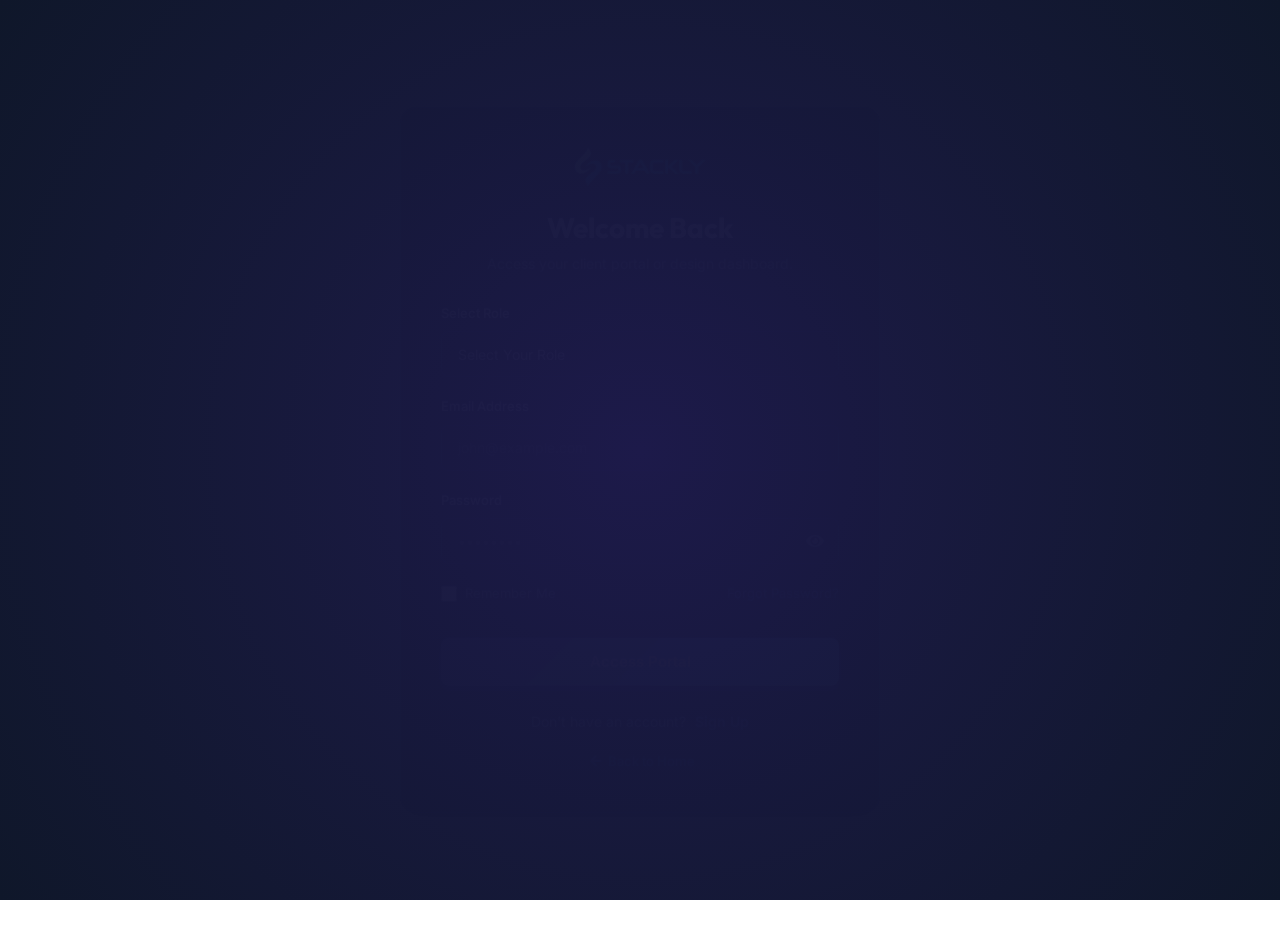
<file: dashboard.html>
<!doctype html>
<html lang="en">

<head>
  <meta charset="utf-8" />
  <title>Dashboard - eLEARNING</title>
  <meta content="width=device-width, initial-scale=1.0" name="viewport" />

  <!-- Google Web Fonts -->
  <link rel="preconnect" href="https://fonts.googleapis.com/" />
  <link rel="preconnect" href="https://fonts.gstatic.com/" crossorigin />
  <link
    href="https://fonts.googleapis.com/css2?family=Heebo:wght@400;500;600;700&amp;family=Nunito:wght@600;700;800;900&amp;display=swap"
    rel="stylesheet" />

  <!-- Icon Font Stylesheet -->
  <link href="css/all.min.css" rel="stylesheet" />
  <link href="css/bootstrap-icons.css" rel="stylesheet" />

  <!-- Customized Bootstrap Stylesheet -->
  <link href="css/bootstrap.min.css" rel="stylesheet" />

  <!-- Template Stylesheet -->
  <link href="css/style.css" rel="stylesheet" />

  <style>
    h1,
    h2,
    h3,
    h4,
    h5,
    h6 {
      font-family: "Nunito", sans-serif;
    }

    body {
      font-family: "Heebo", sans-serif;
      background-color: var(--light);
      background-image: none !important;
      margin: 0;
      padding: 0;
      overflow-x: hidden;
    }

    body::before {
      display: none !important;
    }

    .wrapper {
      display: flex;
      width: 100%;
      align-items: stretch;
    }

    #sidebar {
      min-width: 250px;
      max-width: 250px;
      background: var(--dark);
      color: #fff;
      transition: all 0.3s;
      height: 100vh;
      position: fixed;
      top: 0;
      left: 0;
      overflow-y: auto;
      z-index: 1000;
    }

    #sidebar .sidebar-header {
      padding: 20px 20px 10px 20px;
      background: var(--dark);
      text-align: center;
      position: relative;
    }

    #close-sidebar {
      display: none;
    }

    #sidebar ul.components {
      padding: 20px 0;
    }

    #sidebar ul li a {
      padding: 12px 20px;
      font-size: 1.05em;
      display: block;
      color: #a3a7be;
      text-decoration: none;
      transition: all 0.3s;
      cursor: pointer;
    }

    #sidebar ul li a:hover,
    #sidebar ul li.active>a {
      color: #fff;
      background: var(--primary);
    }

    #sidebar ul li a i {
      margin-right: 10px;
      width: 20px;
      text-align: center;
    }

    #content {
      width: 100%;
      padding: 0;
      min-height: 100vh;
      transition: all 0.3s;
      background-color: var(--light);
      display: flex;
      flex-direction: column;
    }

    @media (min-width: 769px) {
      #content {
        padding-left: 250px !important;
      }
    }

    #panel-container {
      flex-grow: 1;
      padding: 0 30px 30px 30px;
    }

    .navbar-dashboard {
      background-color: #ffffff;
      border-radius: 0;
      box-shadow: 0 4px 15px rgba(0, 0, 0, 0.03);
      margin-bottom: 25px;
      padding: 20px 30px !important;
    }

    .metric-card {
      border: none;
      border-radius: 12px;
      box-shadow: 0 4px 15px rgba(0, 0, 0, 0.03);
      background-color: #ffffff;
      transition: transform 0.3s;
      height: 100%;
    }

    .metric-card:hover {
      transform: translateY(-5px);
    }

    .table-container {
      background: #fff;
      border-radius: 12px;
      padding: 25px;
      box-shadow: 0 4px 15px rgba(0, 0, 0, 0.03);
      overflow-x: auto;
    }

    .panel-content {
      animation: fadeIn 0.4s ease-in-out;
    }

    @keyframes fadeIn {
      from {
        opacity: 0;
        transform: translateY(10px);
      }

      to {
        opacity: 1;
        transform: translateY(0);
      }
    }

    /* Dashboard Responsive support for small viewports down to 150px with Hamburger Off-Canvas */
    #sidebarCollapse {
      display: none;
    }

    @media (max-width: 768px) {
      .wrapper {
        display: block !important;
      }

      #sidebar {
        position: fixed !important;
        top: 0;
        left: -70%;
        height: 100vh !important;
        z-index: 1050 !important;
        width: 70% !important;
        min-width: 70% !important;
        max-width: 70% !important;
        transition: all 0.3s ease;
        box-shadow: 5px 0 15px rgba(0, 0, 0, 0.15);
      }

      #sidebar .sidebar-header {
        padding: 15px 5px !important;
      }

      #sidebar .sidebar-header a {
        padding: 5px !important;
        display: block !important;
        width: 100% !important;
      }

      #sidebar .sidebar-header a img {
        max-width: 95% !important;
        height: 45px !important;
        display: inline-block !important;
        object-fit: contain;
      }

      #sidebar.active {
        left: 0 !important;
      }

      #sidebar.active~#content {
        filter: blur(4px);
        pointer-events: none;
      }

      body.sidebar-open,
      html.sidebar-open,
      body.sidebar-open .wrapper {
        overflow: hidden !important;
        height: 100vh !important;
        max-height: 100vh !important;
      }

      #close-sidebar {
        display: block !important;
      }

      #sidebar ul.components {
        padding: 15px 0 !important;
        display: block !important;
      }

      #sidebar ul li {
        width: 100% !important;
      }

      #sidebar ul li a {
        padding: 10px 15px !important;
        font-size: 0.9em !important;
        border-radius: 0 !important;
      }

      #sidebar ul li a i {
        font-size: 1.1em !important;
        margin-right: 8px !important;
      }

      #sidebarCollapse {
        display: inline-block !important;
        padding: 4px 8px !important;
        font-size: 14px !important;
      }

      #panel-container {
        padding: 15px !important;
        margin-top: 65px !important;
      }

      .navbar-dashboard {
        padding: 12px 15px !important;
        margin-bottom: 0 !important;
        position: fixed !important;
        top: 0 !important;
        left: 0 !important;
        right: 0 !important;
        width: 100% !important;
        z-index: 1030 !important;
      }

      .navbar-dashboard h4 {
        font-size: 15px !important;
      }
    }

    @media (max-width: 280px) {
      #sidebar .sidebar-header {
        padding: 10px 3px !important;
      }

      #sidebar .sidebar-header a img {
        max-width: 95% !important;
        height: 38px !important;
      }

      #sidebar ul.components {
        flex-direction: column !important;
        align-items: stretch !important;
        padding: 5px !important;
      }

      #sidebar ul li a {
        font-size: 10px !important;
        padding: 5px 8px !important;
      }

      #sidebar ul li a i {
        font-size: 11px !important;
        margin-right: 5px !important;
      }

      #panel-container {
        padding: 4px !important;
        margin-top: 45px !important;
      }

      .navbar-dashboard {
        padding: 2px 4px !important;
        margin-bottom: 0 !important;
      }

      .navbar-dashboard h4 {
        font-size: 11px !important;
      }

      #sidebarCollapse {
        padding: 2px 5px !important;
        font-size: 11px !important;
      }

      /* Grid, Font sizes & Card scaling for ultra narrow screens */
      body,
      p,
      span,
      a,
      li,
      td,
      th,
      label,
      button,
      h1,
      h2,
      h3,
      h4,
      h5,
      h6,
      .h1,
      .h2,
      .h3,
      .h4,
      .h5,
      .h6,
      .fw-bold,
      .card-title {
        font-size: 11px !important;
      }

      .row {
        margin-right: 0 !important;
        margin-left: 0 !important;
      }

      .row>* {
        padding-right: 2px !important;
        padding-left: 2px !important;
        max-width: 100% !important;
        overflow: hidden !important;
      }

      .table-container {
        padding: 8px !important;
        max-width: 100% !important;
        overflow-x: auto !important;
      }

      .table-responsive {
        margin: 0 !important;
        max-width: 100% !important;
        width: 100% !important;
        overflow-x: auto !important;
        display: block !important;
        -webkit-overflow-scrolling: touch;
      }

      .metric-card {
        padding: 6px !important;
      }

      .metric-card div[style*="width: 50px"] {
        width: 30px !important;
        height: 30px !important;
      }

      .metric-card i.fa-2x {
        font-size: 1.1rem !important;
      }

      .metric-card h3 {
        font-size: 12px !important;
        margin-top: 4px !important;
      }

      .p-4,
      .p-5,
      .p-3 {
        padding: 8px !important;
      }
    }

    @media (max-width: 180px) {
      #sidebar ul li a {
        font-size: 9.5px !important;
        padding: 4px 6px !important;
      }

      body,
      p,
      span,
      a,
      li,
      td,
      th,
      label,
      button,
      h1,
      h2,
      h3,
      h4,
      h5,
      h6,
      .h1,
      .h2,
      .h3,
      .h4,
      .h5,
      .h6,
      .fw-bold,
      .card-title {
        font-size: 9px !important;
      }

      .navbar-dashboard {
        flex-direction: column !important;
        gap: 5px !important;
        align-items: center !important;
      }

      #panel-container {
        padding: 2px !important;
      }
    }

    /* Force th and td to stay in a single line and enable scrolling */
    th,
    td {
      white-space: nowrap !important;
    }

    .table-responsive table {
      min-width: 480px !important;
      /* Force table to maintain full layout width on mobile */
    }

    .table-responsive {
      overflow-x: auto !important;
      display: block !important;
      width: 100% !important;
      -webkit-overflow-scrolling: touch;
    }

    .card-img-top {
      height: 180px !important;
      object-fit: cover !important;
      width: 100% !important;
    }
  </style>
</head>

<body>
  <div class="wrapper">
    <!-- Sidebar -->
    <nav id="sidebar">
      <div class="sidebar-header d-flex align-items-center justify-content-between">
        <a href="dashboard.html"
          class="d-flex align-items-center justify-content-center text-decoration-none flex-grow-1">
          <img src="img/logo-stackly.webp" alt="Logo" style="height: 35px; max-width: 100%; object-fit: contain;" />
        </a>
        <!-- Close button for mobile screen view -->
        <button id="close-sidebar" class="btn text-white p-0 ms-2"
          style="background: transparent; border: none; font-size: 22px; line-height: 1; outline: none; box-shadow: none;">
          <i class="fa fa-times"></i>
        </button>
      </div>

      <div class="sidebar-user-profile text-center py-3 border-bottom mb-2"
        style="border-color: rgba(255, 255, 255, 0.1) !important;">
        <h6 class="m-0 fw-bold text-capitalize" id="sidebar-user-role"
          style="font-size: 15px; letter-spacing: 0.5px; color: #3b3db8 !important;">Role : Loading...</h6>
      </div>

      <ul class="list-unstyled components" id="sidebar-links">
        <li class="active">
          <a data-target="overview"><i class="fa fa-home"></i>Overview</a>
        </li>
        <li>
          <a data-target="my-courses"><i class="fa fa-book-open"></i>My Courses</a>
        </li>
        <li>
          <a data-target="course-manager"><i class="fa fa-folder-open"></i>Course Manager</a>
        </li>
        <li>
          <a data-target="users-students"><i class="fa fa-users"></i>Users & Students</a>
        </li>
        <li>
          <a data-target="analytics-earnings"><i class="fa fa-chart-bar"></i>Analytics & Earnings</a>
        </li>
        <li>
          <a data-target="certificates"><i class="fa fa-award"></i>Certificates</a>
        </li>
        <li>
          <a data-target="announcements"><i class="fa fa-bell"></i>Announcements</a>
        </li>
        <li>
          <a data-target="help-support"><i class="fa fa-question-circle"></i>Help & Support</a>
        </li>
        <li>
          <a data-target="settings"><i class="fa fa-cog"></i>Settings</a>
        </li>
      </ul>
      <div class="px-4 py-3 border-top border-secondary">
        <a id="logout-btn" class="text-danger fw-bold text-decoration-none" style="cursor: pointer; display: block;">
          <i class="fa fa-sign-out-alt me-2"></i>Logout
        </a>
      </div>
    </nav>

    <!-- Page Content -->
    <div id="content">
      <!-- Navbar -->
      <nav class="navbar navbar-expand-lg navbar-light navbar-dashboard flex-column align-items-stretch">
        <div class="container-fluid d-flex align-items-center justify-content-between p-0">
          <a href="dashboard.html" class="navbar-brand d-flex d-md-none align-items-center p-0 m-0">
            <img src="img/logo-stackly.webp" alt="Logo" style="height: 32px;" />
          </a>
          <h4 class="m-0 text-start flex-grow-1 px-0 d-none d-md-block" id="welcome-message" style="font-size: 16px;">
            Welcome Back!</h4>
          <button type="button" id="sidebarCollapse" class="btn btn-outline-primary">
            <i class="fa fa-bars"></i>
          </button>
        </div>
      </nav>

      <!-- Main Dashboard View Container -->
      <div id="panel-container">
        <!-- Show Welcome message on extra small screens inside the page content container -->
        <div class="w-100 text-start d-block d-md-none mb-3">
          <h5 class="m-0 fw-bold text-dark" id="welcome-message-mobile" style="font-size: 16px; line-height: 1.2;">
            Welcome Back!</h5>
        </div>
        <!-- 1. Overview Panel -->
        <div id="panel-overview" class="panel-content">
          <!-- Dynamic overview cards loaded via Javascript depending on Role -->
          <div class="row g-4 mb-4" id="overview-metrics-row"></div>
          <div class="row g-4">
            <div class="col-md-8">
              <div class="table-container mb-4" id="overview-main-table"></div>
            </div>
            <div class="col-md-4">
              <div class="table-container" id="overview-secondary-card"></div>
            </div>
          </div>
        </div>

        <!-- 2. My Courses Panel -->
        <div id="panel-my-courses" class="panel-content d-none">
          <div class="table-container">
            <h5 class="mb-4">
              <i class="fa fa-book-open text-primary me-2"></i>My Courses
            </h5>
            <div id="my-courses-content"></div>
          </div>
        </div>

        <!-- 3. Course Manager Panel -->
        <div id="panel-course-manager" class="panel-content d-none">
          <div class="table-container">
            <h5 class="mb-4" id="course-manager-title">Course Manager</h5>
            <div id="course-manager-content"></div>
          </div>
        </div>

        <!-- 4. Users & Students Panel -->
        <div id="panel-users-students" class="panel-content d-none">
          <div class="table-container">
            <h5 class="mb-4" id="users-students-title">Users & Students</h5>
            <div id="users-students-content"></div>
          </div>
        </div>

        <!-- 5. Analytics & Earnings Panel -->
        <div id="panel-analytics-earnings" class="panel-content d-none">
          <div class="table-container">
            <h5 class="mb-4" id="analytics-earnings-title">
              Analytics & Earnings
            </h5>
            <div id="analytics-earnings-content"></div>
          </div>
        </div>

        <!-- 6. Certificates Panel -->
        <div id="panel-certificates" class="panel-content d-none">
          <div class="table-container">
            <h5 class="mb-4">
              <i class="fa fa-award text-primary me-2"></i>Certificates Center
            </h5>
            <div id="certificates-content"></div>
          </div>
        </div>

        <!-- 7. Announcements Panel -->
        <div id="panel-announcements" class="panel-content d-none">
          <div class="table-container">
            <h5 class="mb-4">
              <i class="fa fa-bell text-primary me-2"></i>Announcements
            </h5>
            <div id="announcements-content"></div>
          </div>
        </div>

        <!-- 8. Help & Support Panel -->
        <div id="panel-help-support" class="panel-content d-none">
          <div class="table-container">
            <h5 class="mb-4">
              <i class="fa fa-question-circle text-primary me-2"></i>Help &
              Support
            </h5>
            <div id="help-support-content"></div>
          </div>
        </div>

        <!-- 9. Settings Panel -->
        <div id="panel-settings" class="panel-content d-none">
          <div class="table-container">
            <h5 class="mb-4">
              <i class="fa fa-cog text-primary me-2"></i>Account Settings
            </h5>
            <div id="settings-content"></div>
          </div>
        </div>
      </div>
      <footer class="text-center py-4 mt-auto text-muted small border-top" style="background-color: #ffffff">
        &copy; 2026 STACKLY eLEARNING. All rights reserved. |
        <a href="about.html" class="text-decoration-none text-muted">About Us</a>
        | <a href="faq.html" class="text-decoration-none text-muted">FAQ</a>
      </footer>
    </div>
  </div>

  <!-- JS Files -->
  <script src="js/jquery-3.4.1.min.js"></script>
  <script src="js/bootstrap.bundle.min.js"></script>
  <script>
    $(document).ready(function () {
      // Sidebar collapse toggler logic
      $("#sidebarCollapse").on("click", function (e) {
        e.stopPropagation();
        $("#sidebar").toggleClass("active");
        $("html, body").toggleClass("sidebar-open", $("#sidebar").hasClass("active"));
      });

      // Hide sidebar when clicking outside on mobile
      $(document).on("click", function (e) {
        if ($(window).width() <= 768) {
          if (
            !$(e.target).closest("#sidebar").length &&
            !$(e.target).closest("#sidebarCollapse").length
          ) {
            $("#sidebar").removeClass("active");
            $("html, body").removeClass("sidebar-open");
          }
        }
      });

      // Hide sidebar when clicking any menu link
      $(document).on("click", "#sidebar ul li a", function () {
        if ($(window).width() <= 768) {
          $("#sidebar").removeClass("active");
          $("html, body").removeClass("sidebar-open");
        }
      });

      // Close sidebar button logic
      $(document).on("click", "#close-sidebar", function () {
        $("#sidebar").removeClass("active");
        $("html, body").removeClass("sidebar-open");
      });

      // Logout handler
      $(document).on("click", "#logout-btn", function (e) {
        e.preventDefault();
        localStorage.removeItem("currentUser");
        window.location.href = "login.html";
      });

      // Authenticate User
      var currentUser = JSON.parse(localStorage.getItem("currentUser"));
      if (!currentUser) {
        window.location.href = "login.html";
        return;
      }

      // Set Role Profile Layout
      var role = currentUser.role.toLowerCase();
      $("#user-role-badge").text(role);
      $("#user-display-name").text(currentUser.name);
      $("#sidebar-user-role").text("Role : " + role);
      $("#welcome-message, #welcome-message-mobile").text("Welcome Back, " + currentUser.name + "!");

      // Render Sidebar Links dynamically based on Role
      var sidebarHtml = "";
      if (role === "student") {
        sidebarHtml = `
          <li class="active"><a data-target="overview"><i class="fa fa-home"></i>Overview</a></li>
          <li><a data-target="my-courses"><i class="fa fa-book-open"></i>My Courses</a></li>
          <li><a data-target="course-manager"><i class="fa fa-folder-open"></i>Browse Catalog</a></li>
          <li><a data-target="analytics-earnings"><i class="fa fa-chart-bar"></i>Learning Logs</a></li>
          <li><a data-target="certificates"><i class="fa fa-award"></i>Certificates</a></li>
          <li><a data-target="announcements"><i class="fa fa-bell"></i>Announcements</a></li>
          <li><a data-target="help-support"><i class="fa fa-question-circle"></i>Help & Support</a></li>
          <li><a data-target="settings"><i class="fa fa-cog"></i>Settings</a></li>
        `;
      } else if (role === "instructor") {
        sidebarHtml = `
          <li class="active"><a data-target="overview"><i class="fa fa-home"></i>Overview</a></li>
          <li><a data-target="course-manager"><i class="fa fa-folder-open"></i>Course Manager</a></li>
          <li><a data-target="analytics-earnings"><i class="fa fa-chart-bar"></i>Earnings & Analytics</a></li>
          <li><a data-target="announcements"><i class="fa fa-bell"></i>Announcements</a></li>
          <li><a data-target="help-support"><i class="fa fa-question-circle"></i>Help & Support</a></li>
          <li><a data-target="settings"><i class="fa fa-cog"></i>Settings</a></li>
        `;
      } else if (role === "admin") {
        sidebarHtml = `
          <li class="active"><a data-target="overview"><i class="fa fa-home"></i>Overview</a></li>
          <li><a data-target="course-manager"><i class="fa fa-folder-open"></i>Course Approvals</a></li>
          <li><a data-target="users-students"><i class="fa fa-users"></i>Users & Students</a></li>
          <li><a data-target="analytics-earnings"><i class="fa fa-chart-bar"></i>Financial Reports</a></li>
          <li><a data-target="certificates"><i class="fa fa-award"></i>Certificate Requests</a></li>
          <li><a data-target="announcements"><i class="fa fa-bell"></i>Announcements</a></li>
          <li><a data-target="help-support"><i class="fa fa-question-circle"></i>Support Tickets</a></li>
          <li><a data-target="settings"><i class="fa fa-cog"></i>Settings</a></li>
        `;
      }
      $("#sidebar-links").html(sidebarHtml);

      // Populate System Announcements (localStorage database)
      var announcements = [
        {
          title: "Platform Maintenance Window",
          msg: "On Sunday July 19th, 2AM-4AM IST for upgrading the learning analytics engine. Services might be offline.",
          date: "July 12, 2026",
          by: "System Admin",
        },
        {
          title: "Introducing AI Mentorship Beta",
          msg: "Now premium enrolled students can resolve coding tasks with our automated AI assistant on the learn panels.",
          date: "July 08, 2026",
          by: "Product Team",
        },
        {
          title: "Global Coding Hackathon 2026",
          msg: "Submit your final web development project by July 28 to win cash rewards and certificates.",
          date: "July 05, 2026",
          by: "Hackathon Organizer",
        },
        {
          title: "Figma UI Masterclass Published",
          msg: "A new design course is available today. Head to course catalog to check it out.",
          date: "July 02, 2026",
          by: "Admin",
        }
      ];
      localStorage.setItem("announcements", JSON.stringify(announcements));

      // Populate Support Tickets (localStorage database)
      var supportTickets = JSON.parse(
        localStorage.getItem("supportTickets"),
      ) || [
          {
            subject: "Certificate download failing",
            msg: "Whenever I click download, it gives me a network error.",
            status: "Open",
            user: "student@elearning.com",
          },
          {
            subject: "Course upload price error",
            msg: "I cannot set a decimal price value for my courses.",
            status: "Closed",
            user: "instructor@elearning.com",
          },
        ];
      localStorage.setItem("supportTickets", JSON.stringify(supportTickets));

      // Initialize Dynamic Content Views
      renderDashboardData();

      // JQuery SPA Sidebar Panel Switcher (using event delegation for dynamic sidebar elements)
      $(document).on("click", "#sidebar-links a, [data-target-profile]", function (e) {
        e.preventDefault();
        var targetTab =
          $(this).data("target") || $(this).data("target-profile");

        // Update Sidebar Active state
        $("#sidebar-links li").removeClass("active");
        $("#sidebar-links a[data-target='" + targetTab + "']")
          .parent()
          .addClass("active");

        // Toggle content panels
        $(".panel-content").addClass("d-none");
        $("#panel-" + targetTab).removeClass("d-none");
      });

      // Dynamic content population based on current logged in user role
      // Dynamic content population based on current logged in user role
      function renderDashboardData() {
        var users = JSON.parse(localStorage.getItem("users")) || [];

        // ======================= OVERVIEW PANEL =======================
        var metricsHtml = "";
        var mainTableHtml = "";
        var secondaryCardHtml = "";

        if (role === "student") {
          metricsHtml = `
              <div class="col-xl-3 col-sm-6 col-12">
                <div class="card metric-card p-4">
                  <div class="d-flex align-items-center justify-content-between">
                    <div>
                      <h6 class="text-muted text-uppercase mb-2">Enrolled Courses</h6>
                      <h2 class="mb-0 fw-bold">6</h2>
                    </div>
                    <div class="rounded-circle bg-light p-3 text-primary"><i class="fa fa-graduation-cap fa-2x"></i></div>
                  </div>
                </div>
              </div>
              <div class="col-xl-3 col-sm-6 col-12">
                <div class="card metric-card p-4">
                  <div class="d-flex align-items-center justify-content-between">
                    <div>
                      <h6 class="text-muted text-uppercase mb-2">Completed</h6>
                      <h2 class="mb-0 fw-bold">2</h2>
                    </div>
                    <div class="rounded-circle bg-light p-3 text-success"><i class="fa fa-check-circle fa-2x"></i></div>
                  </div>
                </div>
              </div>
              <div class="col-xl-3 col-sm-6 col-12">
                <div class="card metric-card p-4">
                  <div class="d-flex align-items-center justify-content-between">
                    <div>
                      <h6 class="text-muted text-uppercase mb-2">Study Hours</h6>
                      <h2 class="mb-0 fw-bold">48.5 hrs</h2>
                    </div>
                    <div class="rounded-circle bg-light p-3 text-warning"><i class="fa fa-clock fa-2x"></i></div>
                  </div>
                </div>
              </div>
              <div class="col-xl-3 col-sm-6 col-12">
                <div class="card metric-card p-4">
                  <div class="d-flex align-items-center justify-content-between">
                    <div>
                      <h6 class="text-muted text-uppercase mb-2">Certificates Earned</h6>
                      <h2 class="mb-0 fw-bold">2</h2>
                    </div>
                    <div class="rounded-circle bg-light p-3 text-danger"><i class="fa fa-award fa-2x"></i></div>
                  </div>
                </div>
              </div>
            `;

          mainTableHtml = `
              <h5 class="mb-4"><i class="fa fa-list text-primary me-2"></i>My Learning Progress</h5>
              <div class="table-responsive">
                <table class="table table-hover">
                  <thead>
                    <tr><th>Course Name</th><th>Progress</th><th>Hours Spent</th><th>Status</th></tr>
                  </thead>
                  <tbody>
                    <tr><td>Web Design for Beginners</td><td>75% Completed</td><td>18.5 hrs</td><td><span class="badge bg-warning">In Progress</span></td></tr>
                    <tr><td>Mastering React & Redux</td><td>30% Completed</td><td>10.2 hrs</td><td><span class="badge bg-warning">In Progress</span></td></tr>
                    <tr><td>Python Bootcamp 2026</td><td>100% Completed</td><td>15.8 hrs</td><td><span class="badge bg-success">Completed</span></td></tr>
                    <tr><td>Figma UI/UX Essentials</td><td>45% Completed</td><td>4.0 hrs</td><td><span class="badge bg-warning">In Progress</span></td></tr>
                  </tbody>
                </table>
              </div>
              
              <h5 class="mt-5 mb-4"><i class="fa fa-tasks text-primary me-2"></i>Upcoming Deadlines & Tasks</h5>
              <ul class="list-group list-group-flush">
                <li class="list-group-item d-flex justify-content-between align-items-center bg-transparent px-0 py-3 border-bottom">
                  <div>
                    <h6 class="mb-1 fw-bold">HTML/CSS Responsive Layout Assignment</h6>
                    <small class="text-muted">Web Design for Beginners | Due in 2 days</small>
                  </div>
                  <span class="badge bg-danger rounded-pill">High Priority</span>
                </li>
                <li class="list-group-item d-flex justify-content-between align-items-center bg-transparent px-0 py-3 border-bottom">
                  <div>
                    <h6 class="mb-1 fw-bold">React SPA Coding Challenge</h6>
                    <small class="text-muted">Mastering React & Redux | Due in 5 days</small>
                  </div>
                  <span class="badge bg-warning rounded-pill">Medium Priority</span>
                </li>
              </ul>
            `;

          secondaryCardHtml = `
              <h5 class="mb-3"><i class="fa fa-history text-primary me-2"></i>Recent Activity Timeline</h5>
              <ul class="list-unstyled mb-5">
                <li class="border-left pl-3 pb-3 position-relative" style="border-left: 2px solid var(--primary-theme); padding-left: 15px;">
                  <span class="position-absolute bg-primary rounded-circle" style="width: 10px; height: 10px; left: -6px; top: 5px;"></span>
                  <p class="mb-0 fw-bold">Completed Lecture 12</p>
                  <p class="text-muted mb-0 small">Web Design | Today at 2:30 PM</p>
                </li>
                <li class="border-left pl-3 pb-3 position-relative" style="border-left: 2px solid var(--primary-theme); padding-left: 15px;">
                  <span class="position-absolute bg-primary rounded-circle" style="width: 10px; height: 10px; left: -6px; top: 5px;"></span>
                  <p class="mb-0 fw-bold">Submitted Code Assignment</p>
                  <p class="text-muted mb-0 small">Python Bootcamp | Yesterday</p>
                </li>
                <li class="border-left pl-3 pb-3 position-relative" style="border-left: 2px solid var(--primary-theme); padding-left: 15px;">
                  <span class="position-absolute bg-primary rounded-circle" style="width: 10px; height: 10px; left: -6px; top: 5px;"></span>
                  <p class="mb-0 fw-bold">Downloaded certificate</p>
                  <p class="text-muted mb-0 small">JavaScript Basics | July 10, 2026</p>
                </li>
              </ul>

              <h5 class="mb-3"><i class="fa fa-bullhorn text-primary me-2"></i>Platform Alerts</h5>
              <div class="alert alert-info border-0 p-3 small mb-0">
                <strong>Hackathon reminder!</strong> The global coding contest ends in 15 days. Submissions are open.
              </div>
            `;
        } else if (role === "instructor") {
          metricsHtml = `
              <div class="col-xl-3 col-sm-6 col-12">
                <div class="card metric-card p-4">
                  <div class="d-flex align-items-center justify-content-between">
                    <div>
                      <h6 class="text-muted text-uppercase mb-2">My Active Courses</h6>
                      <h2 class="mb-0 fw-bold">2</h2>
                    </div>
                    <div class="rounded-circle bg-light p-3 text-primary"><i class="fa fa-book fa-2x"></i></div>
                  </div>
                </div>
              </div>
              <div class="col-xl-3 col-sm-6 col-12">
                <div class="card metric-card p-4">
                  <div class="d-flex align-items-center justify-content-between">
                    <div>
                      <h6 class="text-muted text-uppercase mb-2">Total Students</h6>
                      <h2 class="mb-0 fw-bold">1,820</h2>
                    </div>
                    <div class="rounded-circle bg-light p-3 text-success"><i class="fa fa-users fa-2x"></i></div>
                  </div>
                </div>
              </div>
              <div class="col-xl-3 col-sm-6 col-12">
                <div class="card metric-card p-4">
                  <div class="d-flex align-items-center justify-content-between">
                    <div>
                      <h6 class="text-muted text-uppercase mb-2">Average Rating</h6>
                      <h2 class="mb-0 fw-bold">4.9★</h2>
                    </div>
                    <div class="rounded-circle bg-light p-3 text-warning"><i class="fa fa-star fa-2x"></i></div>
                  </div>
                </div>
              </div>
              <div class="col-xl-3 col-sm-6 col-12">
                <div class="card metric-card p-4">
                  <div class="d-flex align-items-center justify-content-between">
                    <div>
                      <h6 class="text-muted text-uppercase mb-2">Monthly Earnings</h6>
                      <h2 class="mb-0 fw-bold">$3,840</h2>
                    </div>
                    <div class="rounded-circle bg-light p-3 text-danger"><i class="fa fa-dollar-sign fa-2x"></i></div>
                  </div>
                </div>
              </div>
            `;

          mainTableHtml = `
              <h5 class="mb-4"><i class="fa fa-list text-primary me-2"></i>My Teaching Courses</h5>
              <table class="table table-hover">
                <thead>
                  <tr><th>Course Name</th><th>Students</th><th>Earnings</th><th>Status</th></tr>
                </thead>
                <tbody>
                  <tr><td>HTML & CSS Basics</td><td>1,050</td><td>$2,100</td><td><span class="badge bg-success">Active</span></td></tr>
                  <tr><td>Advanced JavaScript</td><td>770</td><td>$1,740</td><td><span class="badge bg-success">Active</span></td></tr>
                </tbody>
              </table>

              <h5 class="mt-5 mb-4"><i class="fa fa-envelope-open text-primary me-2"></i>Recent Student Messages</h5>
              <ul class="list-group list-group-flush">
                <li class="list-group-item d-flex justify-content-between align-items-center bg-transparent px-0 py-3 border-bottom">
                  <div>
                    <h6 class="mb-1 fw-bold">"Can we use Flexbox for layout task?"</h6>
                    <small class="text-muted">From Alice Cooper (HTML & CSS Basics) | 2 hours ago</small>
                  </div>
                  <button class="btn btn-sm btn-outline-primary" onclick="window.location.href='404.html'">Reply</button>
                </li>
                <li class="list-group-item d-flex justify-content-between align-items-center bg-transparent px-0 py-3 border-bottom">
                  <div>
                    <h6 class="mb-1 fw-bold">"REST API middleware routing error on task"</h6>
                    <small class="text-muted">From Bob Miller (Advanced JavaScript) | Yesterday</small>
                  </div>
                  <button class="btn btn-sm btn-outline-primary" onclick="window.location.href='404.html'">Reply</button>
                </li>
              </ul>
            `;

          secondaryCardHtml = `
              <h5 class="mb-3"><i class="fa fa-question-circle text-primary me-2"></i>Student Requests</h5>
              <ul class="list-unstyled mb-5">
                <li class="border-bottom pb-2 mb-2">
                  <p class="mb-0 fw-bold">Doubt in Lecture 34 (CSS Grid)</p>
                  <p class="text-muted mb-0 small">Raised by John Doe (HTML & CSS Basics)</p>
                </li>
                <li>
                  <p class="mb-0 fw-bold">Certificate Request Pending</p>
                  <p class="text-muted mb-0 small">Raised by Sarah Connor (Advanced JS)</p>
                </li>
              </ul>

              <h5 class="mb-3"><i class="fa fa-info-circle text-primary me-2"></i>Instructor Tips</h5>
              <div class="alert alert-warning border-0 p-3 small mb-0">
                Updating your course description regularly helps boost search ranking index placements by 15%.
              </div>
            `;
        } else if (role === "admin") {
          metricsHtml = `
              <div class="col-xl-3 col-sm-6 col-12">
                <div class="card metric-card p-4">
                  <div class="d-flex align-items-center justify-content-between">
                    <div>
                      <h6 class="text-muted text-uppercase mb-2">Total System Users</h6>
                      <h2 class="mb-0 fw-bold">${users.length}</h2>
                    </div>
                    <div class="rounded-circle bg-light p-3 text-primary"><i class="fa fa-users fa-2x"></i></div>
                  </div>
                </div>
              </div>
              <div class="col-xl-3 col-sm-6 col-12">
                <div class="card metric-card p-4">
                  <div class="d-flex align-items-center justify-content-between">
                    <div>
                      <h6 class="text-muted text-uppercase mb-2">Total Courses</h6>
                      <h2 class="mb-0 fw-bold">14</h2>
                    </div>
                    <div class="rounded-circle bg-light p-3 text-success"><i class="fa fa-graduation-cap fa-2x"></i></div>
                  </div>
                </div>
              </div>
              <div class="col-xl-3 col-sm-6 col-12">
                <div class="card metric-card p-4">
                  <div class="d-flex align-items-center justify-content-between">
                    <div>
                      <h6 class="text-muted text-uppercase mb-2">Platform Revenue</h6>
                      <h2 class="mb-0 fw-bold">$24,530</h2>
                    </div>
                    <div class="rounded-circle bg-light p-3 text-warning"><i class="fa fa-dollar-sign fa-2x"></i></div>
                  </div>
                </div>
              </div>
              <div class="col-xl-3 col-sm-6 col-12">
                <div class="card metric-card p-4">
                  <div class="d-flex align-items-center justify-content-between">
                    <div>
                      <h6 class="text-muted text-uppercase mb-2">Support Tickets</h6>
                      <h2 class="mb-0 fw-bold">${supportTickets.filter((t) => t.status === "Open").length}</h2>
                    </div>
                    <div class="rounded-circle bg-light p-3 text-danger"><i class="fa fa-life-ring fa-2x"></i></div>
                  </div>
                </div>
              </div>
            `;

          mainTableHtml = `
              <h5 class="mb-4"><i class="fa fa-users text-primary me-2"></i>Recent System Registrants</h5>
              <table class="table">
                <thead><tr><th>Name</th><th>Email</th><th>Role</th></tr></thead>
                <tbody>
                  ${users
              .slice(-4)
              .map(
                (u) => `
                    <tr><td>${u.name}</td><td>${u.email}</td><td><span class="badge bg-info text-capitalize">${u.role}</span></td></tr>
                  `,
              )
              .join("")}
                </tbody>
              </table>

              <h5 class="mt-5 mb-4"><i class="fa fa-shield-alt text-primary me-2"></i>System Integrity Status</h5>
              <div class="row g-3">
                <div class="col-6">
                  <div class="bg-light p-3 rounded">
                    <span class="text-muted small">Server Load</span>
                    <h6 class="mb-0 fw-bold text-success">14% (Optimal)</h6>
                  </div>
                </div>
                <div class="col-6">
                  <div class="bg-light p-3 rounded">
                    <span class="text-muted small">Database Sync</span>
                    <h6 class="mb-0 fw-bold text-success">Healthy</h6>
                  </div>
                </div>
              </div>
            `;

          secondaryCardHtml = `
              <h5 class="mb-3"><i class="fa fa-cogs text-primary me-2"></i>Platform Actions</h5>
              <div class="d-grid gap-2 mb-4">
                <button class="btn btn-outline-primary btn-sm text-start" onclick="$('[data-target=\'course-manager\']').click()"><i class="fa fa-check me-2"></i>Approve Pending Courses</button>
                <button class="btn btn-outline-primary btn-sm text-start" onclick="$('[data-target=\'users-students\']').click()"><i class="fa fa-users me-2"></i>Manage User Accounts</button>
                <button class="btn btn-outline-primary btn-sm text-start" onclick="$('[data-target=\'announcements\']').click()"><i class="fa fa-bell me-2"></i>Broadcast System Notice</button>
              </div>

              <h5 class="mb-3"><i class="fa fa-database text-primary me-2"></i>Database Backups</h5>
              <div class="alert alert-success border-0 p-3 small mb-0">
                <i class="fa fa-check me-2"></i>Last backup completed: Today at 4:00 AM (Cloud Archive).
              </div>
            `;
        }

        $("#overview-metrics-row").html(metricsHtml);
        $("#overview-main-table").html(mainTableHtml);
        $("#overview-secondary-card").html(secondaryCardHtml);

        // ======================= 2. MY COURSES PANEL =======================
        var myCoursesHtml = "";
        if (role === "student") {
          myCoursesHtml = `
              <h5 class="mb-4">My Current Classes</h5>
              <div class="row g-4">
                <div class="col-md-4">
                  <div class="card shadow-sm border-0 h-100">
                    <img src="img/course-1.webp" class="card-img-top" alt="Web Design">
                    <div class="card-body d-flex flex-column">
                      <h5 class="card-title">Web Design for Beginners</h5>
                      <p class="card-text text-muted small">Master HTML, CSS, layouts, and responsive designs.</p>
                      <div class="progress mb-3 mt-auto" style="height: 8px;"><div class="progress-bar" style="width: 75%;"></div></div>
                      <button class="btn btn-primary w-100" onclick="window.location.href='404.html'">Resume learning</button>
                    </div>
                  </div>
                </div>
                <div class="col-md-4">
                  <div class="card shadow-sm border-0 h-100">
                    <img src="img/course-2.webp" class="card-img-top" alt="React">
                    <div class="card-body d-flex flex-column">
                      <h5 class="card-title">Mastering React & Redux</h5>
                      <p class="card-text text-muted small">Build modern SPA frontend interfaces dynamically.</p>
                      <div class="progress mb-3 mt-auto" style="height: 8px;"><div class="progress-bar bg-warning" style="width: 30%;"></div></div>
                      <button class="btn btn-primary w-100" onclick="window.location.href='404.html'">Resume learning</button>
                    </div>
                  </div>
                </div>
                <div class="col-md-4">
                  <div class="card shadow-sm border-0 h-100">
                    <img src="img/course-3.webp" class="card-img-top" alt="Python">
                    <div class="card-body d-flex flex-column">
                      <h5 class="card-title">Python Bootcamp 2026</h5>
                      <p class="card-text text-muted small">Learn backend engineering, automation, and programming.</p>
                      <div class="progress mb-3 mt-auto" style="height: 8px;"><div class="progress-bar bg-success" style="width: 100%;"></div></div>
                      <button class="btn btn-outline-success w-100" onclick="window.location.href='404.html'"><i class="fa fa-award me-1"></i>View Certificate</button>
                    </div>
                  </div>
                </div>
                <div class="col-md-4">
                  <div class="card shadow-sm border-0 h-100">
                    <img src="img/cat-1.webp" class="card-img-top" alt="UI Design">
                    <div class="card-body d-flex flex-column">
                      <h5 class="card-title">Figma UI/UX Essentials</h5>
                      <p class="card-text text-muted small">Design beautiful user interfaces and interactive wireframes.</p>
                      <div class="progress mb-3 mt-auto" style="height: 8px;"><div class="progress-bar bg-info" style="width: 45%;"></div></div>
                      <button class="btn btn-primary w-100" onclick="window.location.href='404.html'">Resume learning</button>
                    </div>
                  </div>
                </div>
                <div class="col-md-4">
                  <div class="card shadow-sm border-0 h-100">
                    <img src="img/cat-2.webp" class="card-img-top" alt="JavaScript">
                    <div class="card-body d-flex flex-column">
                      <h5 class="card-title">Advanced JS REST APIs</h5>
                      <p class="card-text text-muted small">Master Node.js, Express, databases, and restful architecture.</p>
                      <div class="progress mb-3 mt-auto" style="height: 8px;"><div class="progress-bar bg-danger" style="width: 90%;"></div></div>
                      <button class="btn btn-primary w-100" onclick="window.location.href='404.html'">Resume learning</button>
                    </div>
                  </div>
                </div>
                <div class="col-md-4">
                  <div class="card shadow-sm border-0 h-100">
                    <img src="img/cat-4.webp" class="card-img-top" alt="SEO">
                    <div class="card-body d-flex flex-column">
                      <h5 class="card-title">SEO Optimization Blueprint</h5>
                      <p class="card-text text-muted small">Index higher on Google search engine result pages.</p>
                      <div class="progress mb-3 mt-auto" style="height: 8px;"><div class="progress-bar bg-primary" style="width: 15%;"></div></div>
                      <button class="btn btn-primary w-100" onclick="window.location.href='404.html'">Resume learning</button>
                    </div>
                  </div>
                </div>
              </div>

              <h5 class="mt-5 mb-4">Trending Learning Categories</h5>
              <div class="row g-3 text-center">
                <div class="col-md-3">
                  <div class="bg-light p-4 rounded shadow-sm border border-light">
                    <i class="fa fa-laptop-code fa-2x text-primary mb-2"></i>
                    <h6 class="mb-1">Web Development</h6>
                    <small class="text-muted">45 Courses</small>
                  </div>
                </div>
                <div class="col-md-3">
                  <div class="bg-light p-4 rounded shadow-sm border border-light">
                    <i class="fa fa-palette fa-2x text-primary mb-2"></i>
                    <h6 class="mb-1">Graphic Design</h6>
                    <small class="text-muted">28 Courses</small>
                  </div>
                </div>
                <div class="col-md-3">
                  <div class="bg-light p-4 rounded shadow-sm border border-light">
                    <i class="fa fa-chart-line fa-2x text-primary mb-2"></i>
                    <h6 class="mb-1">Digital Marketing</h6>
                    <small class="text-muted">18 Courses</small>
                  </div>
                </div>
                <div class="col-md-3">
                  <div class="bg-light p-4 rounded shadow-sm border border-light">
                    <i class="fa fa-brain fa-2x text-primary mb-2"></i>
                    <h6 class="mb-1">AI & Data Science</h6>
                    <small class="text-muted">32 Courses</small>
                  </div>
                </div>
              </div>
            `;
        } else if (role === "instructor") {
          myCoursesHtml = `
              <div class="table-responsive">
                <table class="table table-hover align-middle">
                  <thead>
                    <tr><th>Course ID</th><th>Course Title</th><th>Category</th><th>Enrolled Students</th><th>Status</th><th>Action</th></tr>
                  </thead>
                  <tbody>
                    <tr><td>#C101</td><td><strong>HTML & CSS Basics</strong></td><td>Web Design</td><td>1,050</td><td><span class="badge bg-success">Active</span></td><td><button class="btn btn-sm btn-outline-primary" onclick="window.location.href='404.html'">Manage Course</button></td></tr>
                    <tr><td>#C102</td><td><strong>Advanced JavaScript</strong></td><td>Development</td><td>770</td><td><span class="badge bg-success">Active</span></td><td><button class="btn btn-sm btn-outline-primary" onclick="window.location.href='404.html'">Manage Course</button></td></tr>
                    <tr><td>#C103</td><td><strong>Figma UI/UX Essentials</strong></td><td>Web Design</td><td>420</td><td><span class="badge bg-warning">Draft</span></td><td><button class="btn btn-sm btn-outline-primary" onclick="window.location.href='404.html'">Edit Draft</button></td></tr>
                    <tr><td>#C104</td><td><strong>React & Redux Mastery</strong></td><td>Development</td><td>890</td><td><span class="badge bg-success">Active</span></td><td><button class="btn btn-sm btn-outline-primary" onclick="window.location.href='404.html'">Manage Course</button></td></tr>
                    <tr><td>#C105</td><td><strong>Node.js Backend REST APIs</strong></td><td>Development</td><td>610</td><td><span class="badge bg-success">Active</span></td><td><button class="btn btn-sm btn-outline-primary" onclick="window.location.href='404.html'">Manage Course</button></td></tr>
                    <tr><td>#C106</td><td><strong>AWS Architect Foundation</strong></td><td>Cloud Computing</td><td>340</td><td><span class="badge bg-success">Active</span></td><td><button class="btn btn-sm btn-outline-primary" onclick="window.location.href='404.html'">Manage Course</button></td></tr>
                    <tr><td>#C107</td><td><strong>Python Data Science BootCamp</strong></td><td>Data Science</td><td>580</td><td><span class="badge bg-warning">Draft</span></td><td><button class="btn btn-sm btn-outline-primary" onclick="window.location.href='404.html'">Edit Draft</button></td></tr>
                  </tbody>
                </table>
              </div>
            `;
        } else if (role === "admin") {
          myCoursesHtml = `
              <div class="table-responsive">
                <table class="table table-hover align-middle">
                  <thead>
                    <tr><th>ID</th><th>Title</th><th>Instructor</th><th>Students</th><th>Status</th><th>Actions</th></tr>
                  </thead>
                  <tbody>
                    <tr><td>#C101</td><td>HTML & CSS Basics</td><td>John Doe</td><td>1,050</td><td><span class="badge bg-success">Active</span></td><td><button class="btn btn-sm btn-danger" onclick="window.location.href='404.html'">Deactivate</button></td></tr>
                    <tr><td>#C102</td><td>Advanced JavaScript</td><td>John Doe</td><td>770</td><td><span class="badge bg-success">Active</span></td><td><button class="btn btn-sm btn-danger" onclick="window.location.href='404.html'">Deactivate</button></td></tr>
                    <tr><td>#C103</td><td>Python Bootcamp</td><td>Jane Smith</td><td>540</td><td><span class="badge bg-success">Active</span></td><td><button class="btn btn-sm btn-danger" onclick="window.location.href='404.html'">Deactivate</button></td></tr>
                    <tr><td>#C104</td><td>Figma UI/UX Essentials</td><td>Michael Brown</td><td>380</td><td><span class="badge bg-success">Active</span></td><td><button class="btn btn-sm btn-danger" onclick="window.location.href='404.html'">Deactivate</button></td></tr>
                    <tr><td>#C105</td><td>Advanced JS REST APIs</td><td>Sarah Jenkins</td><td>290</td><td><span class="badge bg-success">Active</span></td><td><button class="btn btn-sm btn-danger" onclick="window.location.href='404.html'">Deactivate</button></td></tr>
                  </tbody>
                </table>
              </div>
            `;
        }
        $("#my-courses-content").html(myCoursesHtml);

        // ======================= 3. COURSE MANAGER PANEL =======================
        var courseManagerTitle = "";
        var courseManagerHtml = "";

        if (role === "student") {
          courseManagerTitle = `<i class="fa fa-folder-open text-primary me-2"></i>Browse Course Catalog`;
          courseManagerHtml = `
              <div class="row mb-4">
                <div class="col-md-8"><input type="text" class="form-control" placeholder="Search for courses (e.g. Photoshop, Marketing...)"></div>
                <div class="col-md-4"><button class="btn btn-primary w-100" onclick="window.location.href='404.html'">Search Catalog</button></div>
              </div>
              <div class="row g-4">
                <div class="col-md-4">
                  <div class="card shadow-sm border-0 h-100">
                    <img src="img/cat-1.webp" class="card-img-top" alt="Photoshop">
                    <div class="card-body d-flex flex-column">
                      <h5 class="card-title">Adobe Photoshop Masterclass</h5>
                      <p class="card-text text-muted small">Learn graphic design, photo manipulation, and editing.</p>
                      <button class="btn btn-primary w-100 mt-auto" onclick="window.location.href='404.html'">Enroll Now</button>
                    </div>
                  </div>
                </div>
                <div class="col-md-4">
                  <div class="card shadow-sm border-0 h-100">
                    <img src="img/cat-3.webp" class="card-img-top" alt="Digital Marketing">
                    <div class="card-body d-flex flex-column">
                      <h5 class="card-title">Digital Marketing Bootcamp</h5>
                      <p class="card-text text-muted small">Master SEO, social media marketing, and growth hacking.</p>
                      <button class="btn btn-primary w-100 mt-auto" onclick="window.location.href='404.html'">Enroll Now</button>
                    </div>
                  </div>
                </div>
                <div class="col-md-4">
                  <div class="card shadow-sm border-0 h-100">
                    <img src="img/cat-2.webp" class="card-img-top" alt="Java">
                    <div class="card-body d-flex flex-column">
                      <h5 class="card-title">Java Programming for Experts</h5>
                      <p class="card-text text-muted small">Build advanced secure desktop and server applications.</p>
                      <button class="btn btn-primary w-100 mt-auto" onclick="window.location.href='404.html'">Enroll Now</button>
                    </div>
                  </div>
                </div>
                <div class="col-md-4">
                  <div class="card shadow-sm border-0 h-100">
                    <img src="img/cat-4.webp" class="card-img-top" alt="Illustrator">
                    <div class="card-body d-flex flex-column">
                      <h5 class="card-title">Vector Illustration Guide</h5>
                      <p class="card-text text-muted small">Learn how to make professional logos, icons, and artwork.</p>
                      <button class="btn btn-primary w-100 mt-auto" onclick="window.location.href='404.html'">Enroll Now</button>
                    </div>
                  </div>
                </div>
                <div class="col-md-4">
                  <div class="card shadow-sm border-0 h-100">
                    <img src="img/about.webp" class="card-img-top" alt="AWS">
                    <div class="card-body d-flex flex-column">
                      <h5 class="card-title">AWS Cloud Architect Training</h5>
                      <p class="card-text text-muted small">Deploy scalable, secure services on Amazon Web Services.</p>
                      <button class="btn btn-primary w-100 mt-auto" onclick="window.location.href='404.html'">Enroll Now</button>
                    </div>
                  </div>
                </div>
                <div class="col-md-4">
                  <div class="card shadow-sm border-0 h-100">
                    <img src="img/course-3.webp" class="card-img-top" alt="Python Data Science">
                    <div class="card-body d-flex flex-column">
                      <h5 class="card-title">Python for Data Analysis</h5>
                      <p class="card-text text-muted small">Manipulate datasets, build statistical models and dashboards.</p>
                      <button class="btn btn-primary w-100 mt-auto" onclick="window.location.href='404.html'">Enroll Now</button>
                    </div>
                  </div>
                </div>
              </div>
            `;
        } else if (role === "instructor") {
          courseManagerTitle = `<i class="fa fa-plus-circle text-primary me-2"></i>Publish a New Course`;
          courseManagerHtml = `
              <div class="row g-4">
                <div class="col-md-7">
                  <form id="new-course-publish-form" class="bg-light p-4 rounded border border-light">
                    <h6 class="mb-3 border-bottom pb-2">Course Details</h6>
                    <div class="row mb-3">
                      <div class="col-md-6">
                        <label class="form-label">Course Title</label>
                        <input type="text" class="form-control" placeholder="e.g. Master React Hooks" required>
                      </div>
                      <div class="col-md-6">
                        <label class="form-label">Category</label>
                        <select class="form-select" required>
                          <option value="" disabled selected>Select category...</option>
                          <option>Web Design</option>
                          <option>Software Development</option>
                          <option>Business & Marketing</option>
                        </select>
                      </div>
                    </div>
                    <div class="mb-3">
                      <label class="form-label">Course Description</label>
                      <textarea class="form-control" rows="3" placeholder="Detail the course contents, syllabus, and target audience..." required></textarea>
                    </div>
                    <button type="submit" class="btn btn-primary">Publish Course</button>
                  </form>
                </div>
                <div class="col-md-5">
                  <div class="border p-4 rounded h-100 bg-white">
                    <h6 class="border-bottom pb-2 mb-3"><i class="fa fa-lightbulb text-primary me-2"></i>Publishing Guidelines</h6>
                    <ul class="small text-muted mb-0">
                      <li class="mb-2">Course descriptions must be at least 150 characters.</li>
                      <li class="mb-2">Ensure high-resolution cover images are linked.</li>
                      <li class="mb-2">Include at least 5 structured modules.</li>
                      <li class="mb-2">Provide downloadable resource links for assignments.</li>
                    </ul>
                  </div>
                </div>
              </div>
            `;
        } else if (role === "admin") {
          courseManagerTitle = `<i class="fa fa-check-circle text-primary me-2"></i>Course Approval Queue`;
          courseManagerHtml = `
              <div class="table-responsive">
                <table class="table align-middle">
                  <thead>
                    <tr><th>Course ID</th><th>Course Title</th><th>Instructor</th><th>Syllabus Details</th><th>Actions</th></tr>
                  </thead>
                  <tbody>
                    <tr>
                      <td>#C901</td>
                      <td>Laravel API Development</td>
                      <td>Jane Smith</td>
                      <td>Building secure restful interfaces using PHP Laravel.</td>
                      <td>
                        <button class="btn btn-sm btn-success me-1" onclick="window.location.href='404.html'"><i class="fa fa-check"></i> Approve</button>
                        <button class="btn btn-sm btn-danger" onclick="window.location.href='404.html'"><i class="fa fa-times"></i> Reject</button>
                      </td>
                    </tr>
                    <tr>
                      <td>#C902</td>
                      <td>DevOps & Docker Containers</td>
                      <td>Michael Brown</td>
                      <td>Introduction to microservices containerization, pipelines and Kubernetes orchestration.</td>
                      <td>
                        <button class="btn btn-sm btn-success me-1" onclick="window.location.href='404.html'"><i class="fa fa-check"></i> Approve</button>
                        <button class="btn btn-sm btn-danger" onclick="window.location.href='404.html'"><i class="fa fa-times"></i> Reject</button>
                      </td>
                    </tr>
                  </tbody>
                </table>
              </div>
            `;
        }
        $("#course-manager-title").html(courseManagerTitle);
        $("#course-manager-content").html(courseManagerHtml);

        // Handle Instructor Course Publish Form
        $(document).on("submit", "#new-course-publish-form", function (e) {
          e.preventDefault();
          window.location.href = "404.html";
        });

        // ======================= 4. USERS & STUDENTS PANEL =======================
        var usersStudentsTitle = "";
        var usersStudentsHtml = "";

        if (role === "student") {
          usersStudentsTitle = `<i class="fa fa-users text-primary me-2"></i>My Classmates`;
          usersStudentsHtml = `
              <div class="row g-3">
                <div class="col-md-3">
                  <div class="card p-3 border-0 shadow-sm text-center h-100 bg-white">
                    <i class="fa fa-user-circle fa-3x text-secondary mb-2"></i>
                    <h6>David Miller</h6>
                    <span class="badge bg-success mb-1">Online</span>
                    <small class="text-muted">Web Design student</small>
                  </div>
                </div>
                <div class="col-md-3">
                  <div class="card p-3 border-0 shadow-sm text-center h-100 bg-white">
                    <i class="fa fa-user-circle fa-3x text-secondary mb-2"></i>
                    <h6>Lisa Jones</h6>
                    <span class="badge bg-secondary mb-1">Offline</span>
                    <small class="text-muted">SEO student</small>
                  </div>
                </div>
                <div class="col-md-3">
                  <div class="card p-3 border-0 shadow-sm text-center h-100 bg-white">
                    <i class="fa fa-user-circle fa-3x text-secondary mb-2"></i>
                    <h6>Alex Carter</h6>
                    <span class="badge bg-success mb-1">Online</span>
                    <small class="text-muted">React student</small>
                  </div>
                </div>
                <div class="col-md-3">
                  <div class="card p-3 border-0 shadow-sm text-center h-100 bg-white">
                    <i class="fa fa-user-circle fa-3x text-secondary mb-2"></i>
                    <h6>Sophia Martinez</h6>
                    <span class="badge bg-success mb-1">Online</span>
                    <small class="text-muted">Python student</small>
                  </div>
                </div>
                <div class="col-md-3">
                  <div class="card p-3 border-0 shadow-sm text-center h-100 bg-white">
                    <i class="fa fa-user-circle fa-3x text-secondary mb-2"></i>
                    <h6>Michael Brown</h6>
                    <span class="badge bg-secondary mb-1">Offline</span>
                    <small class="text-muted">Figma student</small>
                  </div>
                </div>
                <div class="col-md-3">
                  <div class="card p-3 border-0 shadow-sm text-center h-100 bg-white">
                    <i class="fa fa-user-circle fa-3x text-secondary mb-2"></i>
                    <h6>Sarah Jenkins</h6>
                    <span class="badge bg-success mb-1">Online</span>
                    <small class="text-muted">React student</small>
                  </div>
                </div>
                <div class="col-md-3">
                  <div class="card p-3 border-0 shadow-sm text-center h-100 bg-white">
                    <i class="fa fa-user-circle fa-3x text-secondary mb-2"></i>
                    <h6>Alex Rivera</h6>
                    <span class="badge bg-secondary mb-1">Offline</span>
                    <small class="text-muted">Python student</small>
                  </div>
                </div>
                <div class="col-md-3">
                  <div class="card p-3 border-0 shadow-sm text-center h-100 bg-white">
                    <i class="fa fa-user-circle fa-3x text-secondary mb-2"></i>
                    <h6>Rohan Sharma</h6>
                    <span class="badge bg-success mb-1">Online</span>
                    <small class="text-muted">UI Design student</small>
                  </div>
                </div>
              </div>
            `;
        } else if (role === "instructor") {
          usersStudentsTitle = `<i class="fa fa-users text-primary me-2"></i>Students Enrolled in Your Classes`;
          usersStudentsHtml = `
              <div class="row g-4">
                <div class="col-md-8">
                  <div class="table-responsive">
                    <table class="table">
                      <thead>
                        <tr><th>Name</th><th>Email</th><th>Course Enrolled</th><th>Progress</th><th>Enrolled Date</th></tr>
                      </thead>
                      <tbody>
                        <tr><td>Alice Cooper</td><td>alice@student.com</td><td>HTML & CSS Basics</td><td>75% Completed</td><td>Jan 12, 2026</td></tr>
                        <tr><td>Bob Miller</td><td>bob@student.com</td><td>Advanced JavaScript</td><td>30% Completed</td><td>Feb 04, 2026</td></tr>
                        <tr><td>Dave Miller</td><td>dave@student.com</td><td>HTML & CSS Basics</td><td>100% Completed</td><td>Feb 10, 2026</td></tr>
                        <tr><td>Sophia Martinez</td><td>sophia@student.com</td><td>Advanced JavaScript</td><td>10% Completed</td><td>Mar 01, 2026</td></tr>
                      </tbody>
                    </table>
                  </div>
                </div>
                <div class="col-md-4">
                  <div class="border p-4 rounded bg-light">
                    <h6 class="border-bottom pb-2 mb-3"><i class="fa fa-trophy text-primary me-2"></i>Top Learners leaderboard</h6>
                    <ul class="list-unstyled mb-0">
                      <li class="mb-2 d-flex justify-content-between"><strong>1. Dave Miller</strong> <span class="text-success">100% progress</span></li>
                      <li class="mb-2 d-flex justify-content-between"><strong>2. Alice Cooper</strong> <span class="text-warning">75% progress</span></li>
                      <li class="mb-2 d-flex justify-content-between"><strong>3. Bob Miller</strong> <span class="text-muted">30% progress</span></li>
                    </ul>
                  </div>
                </div>
              </div>
            `;
        } else if (role === "admin") {
          usersStudentsTitle = `<i class="fa fa-users-cog text-primary me-2"></i>System User Management`;
          usersStudentsHtml = `
              <div class="table-responsive">
                <table class="table table-hover align-middle">
                  <thead>
                    <tr><th>Full Name</th><th>Email Address</th><th>Role</th><th>Action</th></tr>
                  </thead>
                  <tbody id="user-management-table-spa"></tbody>
                </table>
              </div>
            `;
        }
        $("#users-students-title").html(usersStudentsTitle);
        $("#users-students-content").html(usersStudentsHtml);

        if (role === "admin") {
          loadAdminUserManagementSPA();
        }

        function loadAdminUserManagementSPA() {
          var activeUsers = JSON.parse(localStorage.getItem("users")) || [];
          var tableBody = "";
          activeUsers.forEach(function (u) {
            tableBody += `
                <tr>
                  <td>${u.name}</td>
                  <td>${u.email}</td>
                  <td><span class="badge bg-info text-capitalize">${u.role}</span></td>
                  <td>
                    <button class="btn btn-sm btn-danger delete-user-btn-spa" data-email="${u.email}">
                      <i class="fa fa-trash"></i> Delete User
                    </button>
                  </td>
                </tr>
              `;
          });
          $("#user-management-table-spa").html(tableBody);
        }

        $(document)
          .off("click", ".delete-user-btn-spa")
          .on("click", ".delete-user-btn-spa", function () {
            var emailToDelete = $(this).data("email");
            if (
              confirm(
                "Are you sure you want to delete user " + emailToDelete + "?",
              )
            ) {
              var activeUsers =
                JSON.parse(localStorage.getItem("users")) || [];
              activeUsers = activeUsers.filter(function (u) {
                return u.email !== emailToDelete;
              });
              localStorage.setItem("users", JSON.stringify(activeUsers));
              loadAdminUserManagementSPA();
              renderDashboardData(); // Refresh overview numbers too
            }
          });

        // ======================= 5. ANALYTICS & EARNINGS PANEL =======================
        var analyticsTitle = "";
        var analyticsHtml = "";

        if (role === "student") {
          analyticsTitle = `<i class="fa fa-chart-line text-primary me-2"></i>My Learning Logs`;
          analyticsHtml = `
              <div class="row g-4">
                <div class="col-md-8">
                  <div class="table-responsive">
                    <table class="table table-hover align-middle">
                      <thead><tr><th>Date</th><th>Module Session</th><th>Duration</th><th>Score</th></tr></thead>
                      <tbody>
                        <tr><td>Today</td><td>HTML & CSS Layout Grid</td><td>1.5 hrs</td><td>90% Quiz</td></tr>
                        <tr><td>Yesterday</td><td>Javascript Basics Arrays</td><td>2.0 hrs</td><td>85% Quiz</td></tr>
                        <tr><td>July 10, 2026</td><td>Introduction to programming</td><td>4.5 hrs</td><td>100% Test</td></tr>
                        <tr><td>July 08, 2026</td><td>UX principles timeline</td><td>1.2 hrs</td><td>80% Quiz</td></tr>
                        <tr><td>July 06, 2026</td><td>Flexbox layout alignment</td><td>1.8 hrs</td><td>88% Quiz</td></tr>
                        <tr><td>July 03, 2026</td><td>Variables and operations</td><td>3.0 hrs</td><td>95% Test</td></tr>
                        <tr><td>July 01, 2026</td><td>Figma components and spacing</td><td>2.5 hrs</td><td>90% Quiz</td></tr>
                        <tr><td>June 28, 2026</td><td>SEO keyword analysis basics</td><td>1.0 hrs</td><td>100% Test</td></tr>
                      </tbody>
                    </table>
                  </div>
                </div>
                <div class="col-md-4">
                  <div class="border p-4 rounded bg-white mb-4 shadow-sm">
                    <h6 class="border-bottom pb-2 mb-3">Weekly Goals Progress</h6>
                    <div class="progress mb-2" style="height: 20px;"><div class="progress-bar" style="width: 80%;">80% achieved</div></div>
                    <small class="text-muted">Target: 10 hours/week. Current: 8 hours spent.</small>
                  </div>
                  
                  <div class="border p-4 rounded bg-white shadow-sm">
                    <h6 class="border-bottom pb-2 mb-3">Learning Streaks & Stats</h6>
                    <ul class="list-unstyled mb-0">
                      <li class="mb-2 d-flex justify-content-between"><span>Current Streak:</span><strong>5 Days 🔥</strong></li>
                      <li class="mb-2 d-flex justify-content-between"><span>Total Time Spent:</span><strong>18.5 Hours ⏱️</strong></li>
                      <li class="d-flex justify-content-between"><span>Quizzes Completed:</span><strong>7 📝</strong></li>
                    </ul>
                  </div>
                </div>
              </div>
            `;
        } else if (role === "instructor") {
          analyticsTitle = `<i class="fa fa-chart-bar text-primary me-2"></i>Earnings & Enrollment Analytics`;
          analyticsHtml = `
              <div class="row g-4">
                <div class="col-md-7">
                  <h6 class="mb-3">Monthly Revenue Performance</h6>
                  <div class="table-responsive">
                    <table class="table align-middle">
                      <thead><tr><th>Month</th><th>Students Joined</th><th>Net Revenue</th><th>Payout Status</th></tr></thead>
                      <tbody>
                        <tr><td>July 2026</td><td>210 students</td><td>$2,100</td><td><span class="badge bg-warning text-dark">Processing</span></td></tr>
                        <tr><td>June 2026</td><td>340 students</td><td>$3,400</td><td><span class="badge bg-success">Paid</span></td></tr>
                        <tr><td>May 2026</td><td>180 students</td><td>$1,800</td><td><span class="badge bg-success">Paid</span></td></tr>
                        <tr><td>April 2026</td><td>290 students</td><td>$2,900</td><td><span class="badge bg-success">Paid</span></td></tr>
                        <tr><td>March 2026</td><td>410 students</td><td>$4,100</td><td><span class="badge bg-success">Paid</span></td></tr>
                        <tr><td>February 2026</td><td>250 students</td><td>$2,500</td><td><span class="badge bg-success">Paid</span></td></tr>
                        <tr><td>January 2026</td><td>310 students</td><td>$3,100</td><td><span class="badge bg-success">Paid</span></td></tr>
                      </tbody>
                    </table>
                  </div>
                </div>
                <div class="col-md-5">
                  <div class="bg-light p-4 rounded border border-light mb-4">
                    <h6 class="border-bottom pb-2 mb-3">Engagement Breakdown</h6>
                    <p class="small mb-1">Average watch time: <strong>14.5 mins</strong></p>
                    <p class="small mb-1">Quiz Pass Ratio: <strong>88%</strong></p>
                    <p class="small mb-0">Course completion rate: <strong>62%</strong></p>
                  </div>
                  
                  <div class="border p-4 rounded bg-white">
                    <h6 class="border-bottom pb-2 mb-3">Revenue Share Breakdown</h6>
                    <ul class="list-unstyled small mb-0">
                      <li class="d-flex justify-content-between mb-2"><span>HTML & CSS Basics</span><strong>$10,500 (52%)</strong></li>
                      <li class="d-flex justify-content-between mb-2"><span>Advanced JavaScript</span><strong>$7,700 (38%)</strong></li>
                      <li class="d-flex justify-content-between mb-0"><span>React & Redux Mastery</span><strong>$2,100 (10%)</strong></li>
                    </ul>
                  </div>
                </div>
              </div>
            `;
        } else if (role === "admin") {
          analyticsTitle = `<i class="fa fa-chart-pie text-primary me-2"></i>Financial & User Acquisition Reports`;
          analyticsHtml = `
              <div class="row g-4">
                <div class="col-md-8">
                  <div class="table-responsive">
                    <table class="table">
                      <thead><tr><th>Payment ID</th><th>User Account</th><th>Plan Enrolled</th><th>Amount</th><th>Timestamp</th></tr></thead>
                      <tbody>
                        <tr><td>#P9881</td><td>alice@student.com</td><td>Pro Yearly Pack</td><td>$199.00</td><td>Today at 1:45 PM</td></tr>
                        <tr><td>#P9880</td><td>bob@student.com</td><td>Standard Monthly</td><td>$19.00</td><td>Today at 10:15 AM</td></tr>
                        <tr><td>#P9879</td><td>student@elearning.com</td><td>Pro Yearly Pack</td><td>$199.00</td><td>Yesterday</td></tr>
                      </tbody>
                    </table>
                  </div>
                </div>
                <div class="col-md-4">
                  <div class="border p-4 rounded bg-white">
                    <h6 class="border-bottom pb-2 mb-3">Monthly Targets</h6>
                    <p class="small text-muted mb-2">New signups: <strong>120 / 200</strong></p>
                    <div class="progress mb-3" style="height: 10px;"><div class="progress-bar bg-success" style="width: 60%;"></div></div>
                    <p class="small text-muted mb-2">Target Revenue: <strong>$24,530 / $30,000</strong></p>
                    <div class="progress" style="height: 10px;"><div class="progress-bar bg-warning" style="width: 81%;"></div></div>
                  </div>
                </div>
              </div>
            `;
        }
        $("#analytics-earnings-title").html(analyticsTitle);
        $("#analytics-earnings-content").html(analyticsHtml);

        // ======================= 6. CERTIFICATES PANEL =======================
        var certificatesHtml = "";
        if (role === "student") {
          certificatesHtml = `
              <div class="row g-4">
                <div class="col-md-7">
                  <div class="border p-4 rounded bg-white mb-4 shadow-sm">
                    <div class="d-flex align-items-center justify-content-between flex-wrap gap-2">
                      <div>
                        <h6 class="mb-1 fw-bold">Python Programming BootCamp Certificate</h6>
                        <small class="text-muted">Issued on: July 10, 2026 | ID: #CERT-PY-88901</small>
                      </div>
                      <a href="404.html" class="btn btn-sm btn-primary"><i class="fa fa-download me-2"></i>Download PDF</a>
                    </div>
                  </div>
                  <div class="border p-4 rounded bg-white mb-4 shadow-sm">
                    <div class="d-flex align-items-center justify-content-between flex-wrap gap-2">
                      <div>
                        <h6 class="mb-1 fw-bold">Advanced JavaScript Course Certificate</h6>
                        <small class="text-muted">Issued on: July 14, 2026 | ID: #CERT-JS-90182</small>
                      </div>
                      <a href="404.html" class="btn btn-sm btn-primary"><i class="fa fa-download me-2"></i>Download PDF</a>
                    </div>
                  </div>
                  <div class="border p-4 rounded bg-white mb-4 shadow-sm">
                    <div class="d-flex align-items-center justify-content-between flex-wrap gap-2">
                      <div>
                        <h6 class="mb-1 fw-bold">Web Design basics course certificate</h6>
                        <small class="text-muted">Pending: complete 2 more modules to unlock.</small>
                      </div>
                      <button class="btn btn-sm btn-secondary" disabled>Locked</button>
                    </div>
                  </div>
                  <div class="border p-4 rounded bg-white shadow-sm">
                    <div class="d-flex align-items-center justify-content-between flex-wrap gap-2">
                      <div>
                        <h6 class="mb-1 fw-bold">Figma UI/UX Essentials Certificate</h6>
                        <small class="text-muted">Pending: complete 5 more modules to unlock.</small>
                      </div>
                      <button class="btn btn-sm btn-secondary" disabled>Locked</button>
                    </div>
                  </div>
                </div>
                <div class="col-md-5">
                  <div class="border p-4 rounded bg-light mb-4 shadow-sm">
                    <h6 class="border-bottom pb-2 mb-3"><i class="fa fa-share-alt text-primary me-2"></i>Share Your Credentials</h6>
                    <p class="text-muted small">Showcase your global achievements and get noticed by recruiters on LinkedIn!</p>
                    <a href="404.html" class="btn btn-sm btn-outline-primary"><i class="fab fa-linkedin me-2"></i>Share on LinkedIn</a>
                  </div>
                  
                  <div class="border p-4 rounded bg-white shadow-sm">
                    <h6 class="border-bottom pb-2 mb-3"><i class="fa fa-check-circle text-success me-2"></i>Verify Certificate</h6>
                    <p class="text-muted small">Enter the Certificate ID to verify credentials validity on our platform:</p>
                    <div class="input-group">
                      <input type="text" class="form-control form-control-sm" placeholder="e.g. #CERT-PY-88901">
                      <button class="btn btn-sm btn-primary" type="button" onclick="window.location.href='404.html'">Verify</button>
                    </div>
                  </div>
                </div>
              </div>
            `;
        } else {
          certificatesHtml = `
              <div class="row g-4">
                <div class="col-md-8">
                  <h6 class="mb-3">Recent Certificate Requests & Issuances</h6>
                  <div class="table-responsive">
                    <table class="table align-middle">
                      <thead><tr><th>Student Email</th><th>Course Completed</th><th>Status</th></tr></thead>
                      <tbody>
                        <tr><td>student@elearning.com</td><td>Python Bootcamp 2026</td><td><span class="badge bg-success">Issued</span></td></tr>
                        <tr><td>alice@student.com</td><td>HTML & CSS Basics</td><td><span class="badge bg-warning text-dark">Processing</span></td></tr>
                        <tr><td>bob@student.com</td><td>Advanced JavaScript</td><td><span class="badge bg-success">Issued</span></td></tr>
                        <tr><td>charlie@student.com</td><td>Figma UI/UX Essentials</td><td><span class="badge bg-success">Issued</span></td></tr>
                        <tr><td>dave@student.com</td><td>HTML & CSS Basics</td><td><span class="badge bg-success">Issued</span></td></tr>
                        <tr><td>lisa@student.com</td><td>Python Bootcamp 2026</td><td><span class="badge bg-warning text-dark">Processing</span></td></tr>
                        <tr><td>sophia@student.com</td><td>Advanced JavaScript</td><td><span class="badge bg-success">Issued</span></td></tr>
                        <tr><td>rohan@student.com</td><td>Figma UI/UX Essentials</td><td><span class="badge bg-success">Issued</span></td></tr>
                        <tr><td>michael@student.com</td><td>HTML & CSS Basics</td><td><span class="badge bg-success">Issued</span></td></tr>
                      </tbody>
                    </table>
                  </div>
                </div>
                <div class="col-md-4">
                  <div class="border p-4 rounded bg-white mb-4">
                    <h6 class="border-bottom pb-2 mb-3">Verification Details</h6>
                    <p class="text-muted small mb-0">Platform certificates are verified automatically on secure blockchain networks for maximum corporate credibility.</p>
                  </div>
                  
                  <div class="border p-4 rounded bg-light">
                    <h6 class="border-bottom pb-2 mb-3">Certificate Template Settings</h6>
                    <p class="text-muted small">All templates use PDF 2.0 signatures featuring your encrypted instructor keys.</p>
                  </div>
                </div>
              </div>
            `;
        }
        $("#certificates-content").html(certificatesHtml);

        // ======================= 7. ANNOUNCEMENTS PANEL =======================
        var announcementsHtml = "";
        announcements.forEach(function (a) {
          announcementsHtml += `
              <div class="border p-4 rounded bg-white mb-3 shadow-sm">
                <div class="d-flex justify-content-between align-items-center mb-2">
                  <h6 class="mb-0 fw-bold">${a.title}</h6>
                  <span class="text-muted small"><i class="fa fa-calendar me-1"></i>${a.date}</span>
                </div>
                <p class="text-muted small mb-2">${a.msg}</p>
                <div class="d-flex align-items-center">
                  <span class="badge bg-light text-dark rounded-pill py-2 px-3 small">Published by: ${a.by}</span>
                </div>
              </div>
            `;
        });
        $("#announcements-content").html(announcementsHtml);

        // ======================= 8. HELP & SUPPORT PANEL =======================
        var supportHtml = "";
        if (role === "admin") {
          supportHtml = `
              <h6 class="mb-3">Active Support Tickets Queue</h6>
              <div class="table-responsive">
                <table class="table">
                  <thead><tr><th>Creator</th><th>Issue Subject</th><th>Message</th><th>Status</th><th>Action</th></tr></thead>
                  <tbody id="admin-tickets-table"></tbody>
                </table>
              </div>
            `;
        } else {
          supportHtml = `
              <div class="row g-4">
                <div class="col-md-5">
                  <h6 class="mb-3">Submit a Support Ticket</h6>
                  <form id="new-ticket-form">
                    <div class="mb-3">
                      <label class="form-label">Subject</label>
                      <input type="text" class="form-control" id="ticket-subject" placeholder="What's the issue?" required>
                    </div>
                    <div class="mb-3">
                      <label class="form-label">Description</label>
                      <textarea class="form-control" rows="3" id="ticket-msg" placeholder="Detail your problem here..." required></textarea>
                    </div>
                    <button type="submit" class="btn btn-primary">Create Ticket</button>
                  </form>
                </div>
                <div class="col-md-7">
                  <h6 class="mb-3">My Support History</h6>
                  <ul class="list-group" id="user-tickets-list"></ul>
                </div>
              </div>
            `;
        }
        $("#help-support-content").html(supportHtml);
        loadTickets();

        function loadTickets() {
          var activeTickets =
            JSON.parse(localStorage.getItem("supportTickets")) || [];
          if (role === "admin") {
            var tableRows = "";
            activeTickets.forEach(function (t, idx) {
              tableRows += `
                  <tr>
                    <td>${t.user}</td>
                    <td><strong>${t.subject}</strong></td>
                    <td class="small text-muted">${t.msg}</td>
                    <td><span class="badge ${t.status === "Open" ? "bg-warning" : "bg-secondary"}">${t.status}</span></td>
                    <td>
                      ${t.status === "Open" ? `<button class="btn btn-sm btn-outline-success resolve-ticket-btn" data-index="${idx}">Resolve</button>` : `<span class="text-muted small">No action</span>`}
                    </td>
                  </tr>
                `;
            });
            $("#admin-tickets-table").html(tableRows);
          } else {
            var listHtml = "";
            var userTickets = activeTickets.filter(
              (t) => t.user === currentUser.email,
            );
            userTickets.forEach(function (t) {
              listHtml += `
                  <li class="list-group-item mb-2 border rounded">
                    <div class="d-flex justify-content-between align-items-center">
                      <h6 class="mb-1 fw-bold">${t.subject}</h6>
                      <span class="badge ${t.status === "Open" ? "bg-warning" : "bg-secondary"}">${t.status}</span>
                    </div>
                    <p class="text-muted small mb-0">${t.msg}</p>
                  </li>
                `;
            });
            if (userTickets.length === 0) {
              listHtml = `<p class="text-muted small">You haven't submitted any support tickets yet.</p>`;
            }
            $("#user-tickets-list").html(listHtml);
          }
        }

        // Handle Resolving Ticket
        $(document)
          .off("click", ".resolve-ticket-btn")
          .on("click", ".resolve-ticket-btn", function () {
            var idx = $(this).data("index");
            var activeTickets =
              JSON.parse(localStorage.getItem("supportTickets")) || [];
            activeTickets[idx].status = "Closed";
            localStorage.setItem(
              "supportTickets",
              JSON.stringify(activeTickets),
            );
            loadTickets();
            renderDashboardData(); // Refresh Overview Count too
          });

        // Handle Create Ticket
        $(document).on("submit", "#new-ticket-form", function (e) {
          e.preventDefault();
          window.location.href = "404.html";
        });

        // ======================= 9. SETTINGS PANEL =======================
        var settingsHtml = `
            <form id="profile-settings-form" class="bg-light p-4 rounded">
              <h6 class="mb-3 border-bottom pb-2">Profile Details</h6>
              <div class="row mb-3">
                <div class="col-md-6">
                  <label class="form-label">Full Name</label>
                  <input type="text" class="form-control" id="profile-name" value="${currentUser.name}" required>
                </div>
                <div class="col-md-6">
                  <label class="form-label">Email Address (Read-only)</label>
                  <input type="email" class="form-control" value="${currentUser.email}" readonly disabled>
                </div>
              </div>
              <div class="mb-4">
                <label class="form-label">New Password (Leave blank to keep current password)</label>
                <div class="position-relative">
                  <input type="password" class="form-control pe-5" id="profile-new-password" placeholder="••••••••">
                  <button type="button" class="btn btn-link position-absolute end-0 top-50 translate-middle-y text-muted text-decoration-none pe-3" id="toggle-profile-password" style="z-index: 10;">
                    <i class="fa fa-eye"></i>
                  </button>
                </div>
              </div>

              <h6 class="mb-3 border-bottom pb-2">Platform Preferences</h6>
              <div class="mb-3 form-check">
                <input type="checkbox" class="form-check-input" id="notify-email" checked>
                <label class="form-check-label text-muted" for="notify-email">Enable Email Notifications for Announcements</label>
              </div>
              <div class="mb-4 form-check">
                <input type="checkbox" class="form-check-input" id="enable-tfa">
                <label class="form-check-label text-muted" for="enable-tfa">Enforce Two-Factor Authenticator (TFA)</label>
              </div>

              <button type="submit" class="btn btn-primary">Update Profile & Settings</button>
            </form>
          `;
        $("#settings-content").html(settingsHtml);

        $(document).off("input", "#profile-name").on("input", "#profile-name", function () {
          var val = $(this).val();
          $(this).val(val.replace(/[0-9]/g, ""));
        });

        $("#profile-settings-form").on("submit", function (e) {
          e.preventDefault();
          var name = $("#profile-name").val().trim();
          if (/\d/.test(name)) {
            alert("Name should not contain numbers.");
            return;
          }
          window.location.href = "404.html";
        });

        // Toggle profile password visibility click handler
        $(document).on("click", "#toggle-profile-password", function (e) {
          e.preventDefault();
          var input = $("#profile-new-password");
          var icon = $(this).find("i");
          if (input.attr("type") === "password") {
            input.attr("type", "text");
            icon.removeClass("fa-eye").addClass("fa-eye-slash");
          } else {
            input.attr("type", "password");
            icon.removeClass("fa-eye-slash").addClass("fa-eye");
          }
        });
      }
    });
  </script>
</body>

</html>
</file>
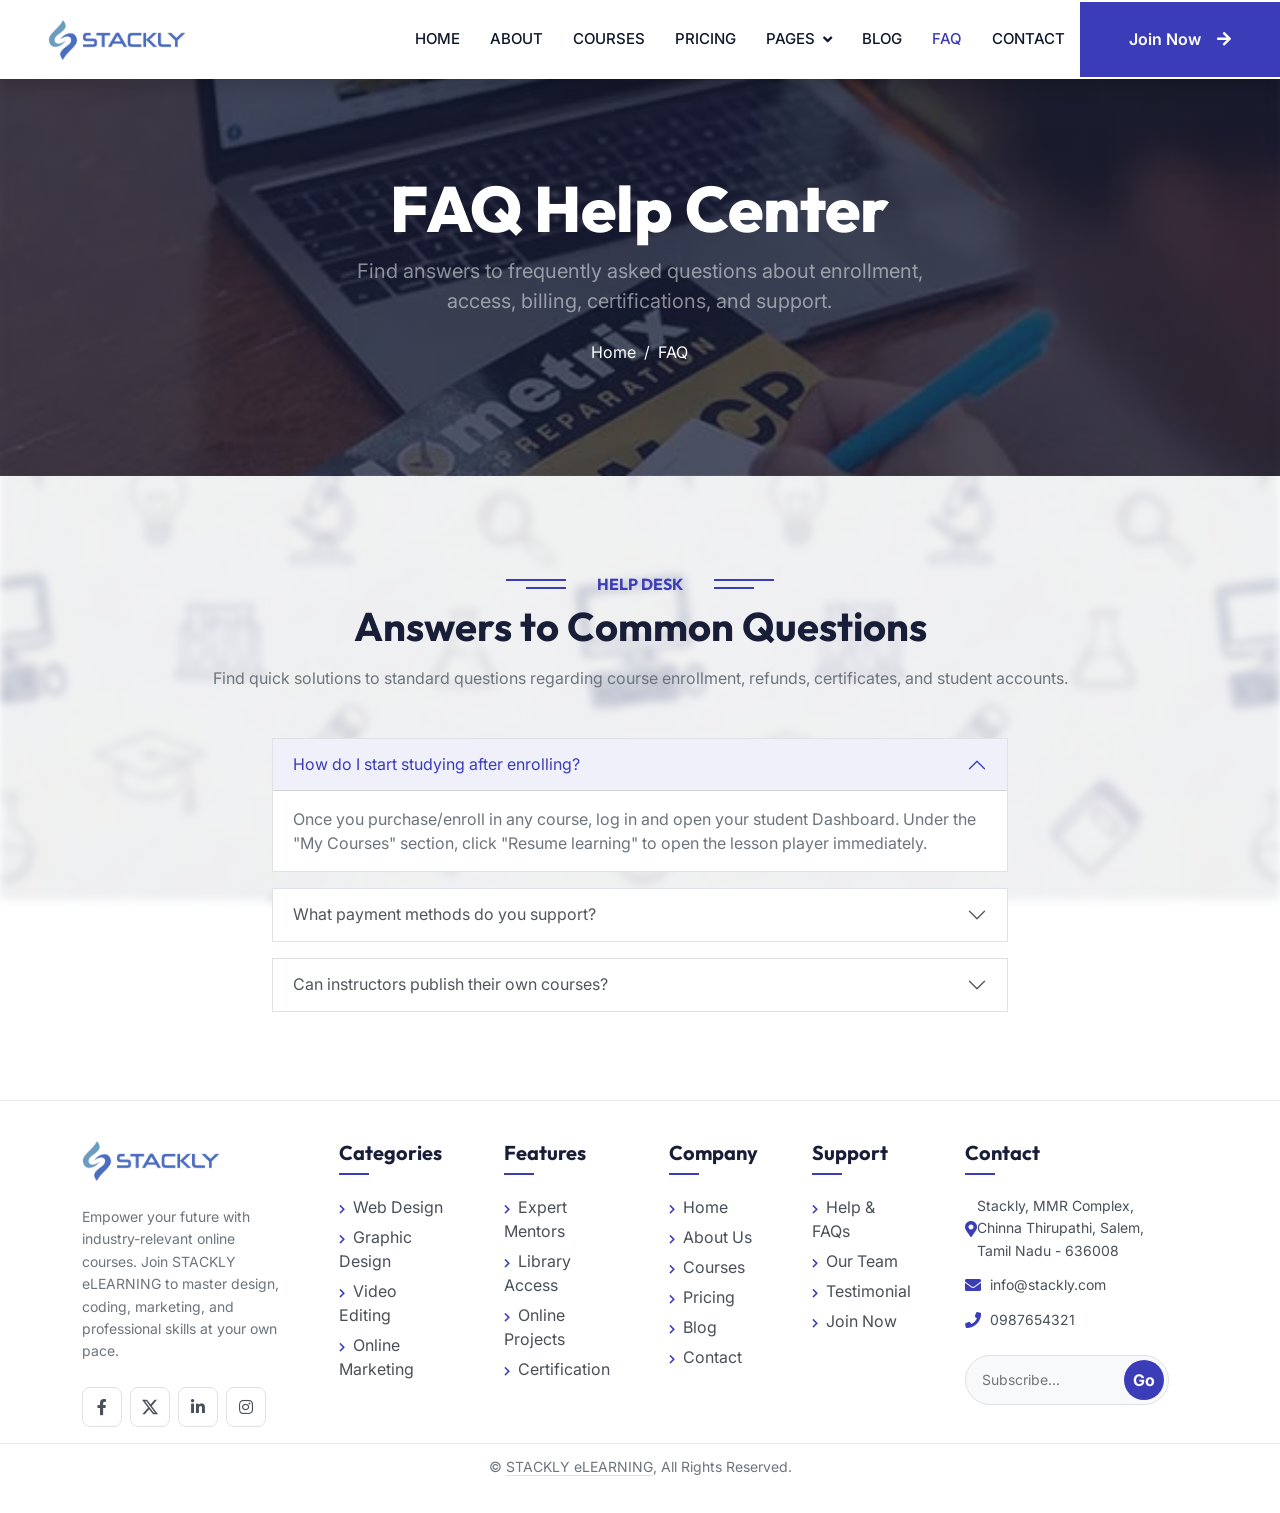
<file: faq.html>
<!doctype html>
<html lang="en">

<head>
  <meta charset="utf-8" />
  <title>Support & FAQ - eLEARNING</title>
  <meta content="width=device-width, initial-scale=1.0" name="viewport" />
  <link rel="preconnect" href="https://fonts.googleapis.com/" />
  <link rel="preconnect" href="https://fonts.gstatic.com/" crossorigin />
  <link
    href="https://fonts.googleapis.com/css2?family=Inter:wght@300;400;500;600;700&amp;family=Outfit:wght@400;500;600;700;800&amp;display=swap"
    rel="stylesheet" />
  <link href="css/all.min.css" rel="stylesheet" />
  <link href="css/bootstrap-icons.css" rel="stylesheet" />
  <link href="css/bootstrap.min.css" rel="stylesheet" />
  <link href="css/style.css" rel="stylesheet" />
</head>

<body>
  <!-- Mobile Sidebar Drawer -->
  <nav id="mobile-sidebar" class="d-lg-none">
    <div class="sidebar-header d-flex align-items-center justify-content-between">
      <a href="index.html" class="d-flex align-items-center text-decoration-none flex-grow-1">
        <img src="img/logo-stackly.webp" alt="Logo" style="height: 65px; max-width: 100%; object-fit: contain;" />
      </a>
      <button id="close-mobile-sidebar" class="btn text-white p-0 ms-2"
        style="background: transparent; border: none; font-size: 12px; line-height: 1;">
        <i class="fa fa-times"></i>
      </button>
    </div>
    <ul class="list-unstyled components">
      <li class="active"><a href="index.html"><i class="fa fa-home me-2"></i>Home</a></li>
      <li><a href="about.html"><i class="fa fa-info-circle me-2"></i>About</a></li>
      <li><a href="courses.html"><i class="fa fa-book-open me-2"></i>Courses</a></li>
      <li><a href="pricing.html"><i class="fa fa-tags me-2"></i>Pricing</a></li>
      <li><a href="team.html"><i class="fa fa-users me-2"></i>Our Team</a></li>
      <li><a href="testimonial.html"><i class="fa fa-comments me-2"></i>Testimonials</a></li>
      <li><a href="blog.html"><i class="fa fa-blog me-2"></i>Blog</a></li>
      <li><a href="faq.html"><i class="fa fa-question-circle me-2"></i>FAQ</a></li>
      <li><a href="contact.html"><i class="fa fa-envelope me-2"></i>Contact</a></li>
      <li class="mt-3 border-top pt-2"><a href="login.html" id="join-mobile-btn" class="text-info fw-bold"><i
            class="fa fa-sign-in-alt me-2"></i>Join Now</a></li>
      <li class="mt-3 px-3 py-2 text-muted sidebar-contact-info"
        style="font-size: 11px; border-top: 1px dashed rgba(255,255,255,0.1); list-style-type: none;">
        <div class="mb-2">
          <strong class="text-white d-block mb-1"
            style="font-size: 10px; opacity: 0.8; letter-spacing: 0.5px;">Contact</strong>
          <i class="fa fa-phone me-2 text-info"></i>0987654321
        </div>
        <div class="mb-2" style="word-break: break-all;">
          <strong class="text-white d-block mb-1"
            style="font-size: 10px; opacity: 0.8; letter-spacing: 0.5px;">Email</strong>
          <i class="fa fa-envelope me-2 text-info"></i>info@stackly.com
        </div>
        <div>
          <strong class="text-white d-block mb-1"
            style="font-size: 10px; opacity: 0.8; letter-spacing: 0.5px;">Address</strong>
          <i class="fa fa-map-marker-alt me-2 text-info"></i>Stackly, MMR Complex, Chinna Thirupathi<br />Salem, Tamil Nadu -
          636008
        </div>
      </li>
    </ul>
  </nav>

  <!-- Navbar Start -->
  <nav class="navbar navbar-expand-lg bg-white navbar-light shadow sticky-top p-0">
    <a href="index.html" class="navbar-brand d-flex align-items-center px-4 px-lg-5">
      <img src="img/logo-stackly.webp" alt="Logo" style="height: 40px; margin-right: 10px" />
    </a>
    <button type="button" class="navbar-toggler me-4" id="mobile-sidebar-toggle">
      <span class="navbar-toggler-icon"></span>
    </button>
    <div class="collapse navbar-collapse" id="navbarCollapse">
      <div class="navbar-nav ms-auto p-4 p-lg-0">
        <a href="index.html" class="nav-item nav-link">Home</a>
        <a href="about.html" class="nav-item nav-link">About</a>
        <a href="courses.html" class="nav-item nav-link">Courses</a>
        <a href="pricing.html" class="nav-item nav-link">Pricing</a>
        <div class="nav-item dropdown">
          <a href="#" class="nav-link dropdown-toggle" data-bs-toggle="dropdown">Pages</a>
          <div class="dropdown-menu fade-down m-0">
            <a href="team.html" class="dropdown-item">Our Team</a>
            <a href="testimonial.html" class="dropdown-item">Testimonial</a>
          </div>
        </div>
        <a href="blog.html" class="nav-item nav-link">Blog</a>
        <a href="faq.html" class="nav-item nav-link active">FAQ</a>
        <a href="contact.html" class="nav-item nav-link">Contact</a>
      </div>
      <a href="login.html" id="join-btn" class="btn btn-primary py-4 px-lg-5 d-none d-lg-block">Join Now<i
          class="fa fa-arrow-right ms-3"></i></a>
    </div>
  </nav>
  <!-- Navbar End -->

  <!-- Header Start -->
  <div class="container-fluid bg-primary py-5 mb-5 page-header faq-header">
    <div class="container py-5">
      <div class="row justify-content-center">
        <div class="col-lg-10 text-center">
          <h1 class="display-3 text-white animated slideInDown">
            FAQ Help Center
          </h1>
          <p class="text-white-50 fs-5 mb-4 mx-auto" style="max-width: 600px">
            Find answers to frequently asked questions about enrollment,
            access, billing, certifications, and support.
          </p>
          <nav aria-label="breadcrumb">
            <ol class="breadcrumb justify-content-center">
              <li class="breadcrumb-item">
                <a class="text-white" href="index.html">Home</a>
              </li>
              <li class="breadcrumb-item text-white active" aria-current="page">
                FAQ
              </li>
            </ol>
          </nav>
        </div>
      </div>
    </div>
  </div>
  <!-- Header End -->

  <!-- FAQ Content Start -->
  <div class="container-xxl py-5">
    <div class="container">
      <div class="text-center mb-5">
        <h6 class="section-title bg-white text-center text-primary px-3">
          Help desk
        </h6>
        <h1 class="mb-3">Answers to Common Questions</h1>
        <p class="text-muted">
          Find quick solutions to standard questions regarding course
          enrollment, refunds, certificates, and student accounts.
        </p>
      </div>
      <div class="row justify-content-center">
        <div class="col-lg-8">
          <div class="accordion" id="faqCenterAccordion">
            <div class="accordion-item mb-3 border">
              <h2 class="accordion-header" id="faqC1">
                <button class="accordion-button" type="button" data-bs-toggle="collapse" data-bs-target="#collapseC1"
                  aria-expanded="true" aria-controls="collapseC1">
                  How do I start studying after enrolling?
                </button>
              </h2>
              <div id="collapseC1" class="accordion-collapse collapse show" aria-labelledby="faqC1"
                data-bs-parent="#faqCenterAccordion">
                <div class="accordion-body text-muted">
                  Once you purchase/enroll in any course, log in and open your
                  student Dashboard. Under the "My Courses" section, click
                  "Resume learning" to open the lesson player immediately.
                </div>
              </div>
            </div>
            <div class="accordion-item mb-3 border">
              <h2 class="accordion-header" id="faqC2">
                <button class="accordion-button collapsed" type="button" data-bs-toggle="collapse"
                  data-bs-target="#collapseC2" aria-expanded="false" aria-controls="collapseC2">
                  What payment methods do you support?
                </button>
              </h2>
              <div id="collapseC2" class="accordion-collapse collapse" aria-labelledby="faqC2"
                data-bs-parent="#faqCenterAccordion">
                <div class="accordion-body text-muted">
                  We accept all major credit cards (Visa, MasterCard, Amex),
                  PayPal, and Google Pay options. Enterprise users can pay via
                  bank invoice transfer.
                </div>
              </div>
            </div>
            <div class="accordion-item mb-3 border">
              <h2 class="accordion-header" id="faqC3">
                <button class="accordion-button collapsed" type="button" data-bs-toggle="collapse"
                  data-bs-target="#collapseC3" aria-expanded="false" aria-controls="collapseC3">
                  Can instructors publish their own courses?
                </button>
              </h2>
              <div id="collapseC3" class="accordion-collapse collapse" aria-labelledby="faqC3"
                data-bs-parent="#faqCenterAccordion">
                <div class="accordion-body text-muted">
                  Yes! Register for an account and choose the "Instructor"
                  role. From your dashboard, you can open the Course Manager
                  and submit syllabus descriptions for verification.
                </div>
              </div>
            </div>
          </div>
        </div>
      </div>
    </div>
  </div>
  <!-- FAQ Content End -->

  <!-- Footer Start -->
  <footer class="custom-footer py-4 mt-4">
    <div class="container pt-3 pb-0">
      <div class="row g-4">
        <!-- Col 1: Logo & Description -->
        <div class="col-lg-3 col-md-4">
          <a href="index.html">
            <img src="img/logo-stackly.webp" alt="Logo" style="height: 40px; margin-bottom: 25px" />
          </a>
          <p>
            Empower your future with industry-relevant online courses. Join
            STACKLY eLEARNING to master design, coding, marketing, and
            professional skills at your own pace.
          </p>
          <div class="social-icons mt-4">
            <a href="404.html"><i class="fab fa-facebook-f"></i></a>
            <a href="404.html"><svg xmlns="http://www.w3.org/2000/svg" width="1em" height="1em" fill="currentColor"
                viewBox="0 0 16 16" style="vertical-align: -0.125em">
                <path
                  d="M12.6.75h2.454l-5.36 6.142L16 15.25h-4.937l-3.867-5.07-4.425 5.07H.316l5.733-6.57L0 .75h5.063l3.495 4.633L12.601.75Zm-.86 13.028h1.36L4.323 2.145H2.865l8.875 11.633Z" />
              </svg></a>
            <a href="404.html"><i class="fab fa-linkedin-in"></i></a>
            <a href="404.html"><i class="fab fa-instagram"></i></a>
          </div>
        </div>

        <!-- Col 2: Categories -->
        <div class="col-lg-2 col-md-4">
          <h5>Categories</h5>
          <a href="courses.html" class="footer-link"><i class="fa fa-chevron-right"></i>Web Design</a>
          <a href="courses.html" class="footer-link"><i class="fa fa-chevron-right"></i>Graphic Design</a>
          <a href="courses.html" class="footer-link"><i class="fa fa-chevron-right"></i>Video Editing</a>
          <a href="courses.html" class="footer-link"><i class="fa fa-chevron-right"></i>Online Marketing</a>
        </div>

        <!-- Col 3: Features -->
        <div class="col-lg-2 col-md-4">
          <h5>Features</h5>
          <a href="about.html" class="footer-link"><i class="fa fa-chevron-right"></i>Expert Mentors</a>
          <a href="about.html" class="footer-link"><i class="fa fa-chevron-right"></i>Library Access</a>
          <a href="about.html" class="footer-link"><i class="fa fa-chevron-right"></i>Online Projects</a>
          <a href="about.html" class="footer-link"><i class="fa fa-chevron-right"></i>Certification</a>
        </div>

        <!-- Col 4: Company -->
        <div class="col-lg-1 col-md-4">
          <h5>Company</h5>
          <a href="index.html" class="footer-link"><i class="fa fa-chevron-right"></i>Home</a>
          <a href="about.html" class="footer-link"><i class="fa fa-chevron-right"></i>About Us</a>
          <a href="courses.html" class="footer-link"><i class="fa fa-chevron-right"></i>Courses</a>
          <a href="pricing.html" class="footer-link"><i class="fa fa-chevron-right"></i>Pricing</a>
          <a href="blog.html" class="footer-link"><i class="fa fa-chevron-right"></i>Blog</a>
          <a href="contact.html" class="footer-link"><i class="fa fa-chevron-right"></i>Contact</a>
        </div>

        <!-- Col 5: Support -->
        <div class="col-lg-2 col-md-4">
          <h5>Support</h5>
          <a href="faq.html" class="footer-link"><i class="fa fa-chevron-right"></i>Help & FAQs</a>
          <a href="team.html" class="footer-link"><i class="fa fa-chevron-right"></i>Our Team</a>
          <a href="testimonial.html" class="footer-link"><i class="fa fa-chevron-right"></i>Testimonial</a>
          <a href="login.html" class="footer-link"><i class="fa fa-chevron-right"></i>Join Now</a>
        </div>

        <!-- Col 6: Contact & Newsletter -->
        <div class="col-lg-2 col-md-4 contact-info">
          <h5>Contact</h5>
          <p>
            <i class="fa fa-map-marker-alt"></i>Stackly, MMR Complex, Chinna Thirupathi, Salem, Tamil Nadu - 636008
          </p>
          <p><i class="fa fa-envelope"></i>info@stackly.com</p>
          <p><i class="fa fa-phone"></i>0987654321</p>
          <div class="subscribe-bar mt-4">
            <input type="text" placeholder="Subscribe..." />
            <button type="button" onclick="window.location.href='404.html'">Go</button>
          </div>
        </div>
      </div>
    </div>
    <div class="copyright-bar mt-3">
      <div class="container">
        <div class="row">
          <div class="col-md-12 text-center">
            &copy;
            <a class="border-bottom text-decoration-none text-muted" href="index.html">STACKLY eLEARNING</a>, All Rights
            Reserved.
          </div>
        </div>
      </div>
    </div>
  </footer>
  <!-- Footer End -->

  <script src="js/jquery-3.4.1.min.js"></script>
  <script src="js/bootstrap.bundle.min.js"></script>
  <script>
    $(document).ready(function () {
      var currentUser = JSON.parse(localStorage.getItem("currentUser"));
      if (currentUser) {
        $("#join-btn, #join-mobile-btn")
          .html('Dashboard <i class="fa fa-arrow-right ms-3"></i>')
          .attr("href", "dashboard.html");
      } else {
        $("#join-btn, #join-mobile-btn").attr("href", "login.html");
      }

      // Highlight active link in mobile sidebar dynamically
      var path = window.location.pathname.split("/").pop();
      if (!path || path === "") {
        path = "index.html";
      }
      $("#mobile-sidebar ul li").removeClass("active");
      $("#mobile-sidebar ul li a").each(function () {
        var href = $(this).attr("href");
        if (href === path) {
          $(this).parent().addClass("active");
        }
      });

      // Mobile Sidebar Drawer Toggler
      $("#mobile-sidebar-toggle").on("click", function (e) {
        e.preventDefault();
        e.stopPropagation();
        $("#mobile-sidebar").addClass("active");
        $("html, body").addClass("mobile-sidebar-open");
      });

      $("#close-mobile-sidebar").on("click", function () {
        $("#mobile-sidebar").removeClass("active");
        $("html, body").removeClass("mobile-sidebar-open");
      });

      // Hide when clicking outside
      $(document).on("click", function (e) {
        if (!$(e.target).closest("#mobile-sidebar").length && !$(e.target).closest("#mobile-sidebar-toggle").length) {
          $("#mobile-sidebar").removeClass("active");
          $("html, body").removeClass("mobile-sidebar-open");
        }
      });
    });
  </script>
</body>

</html>
</file>
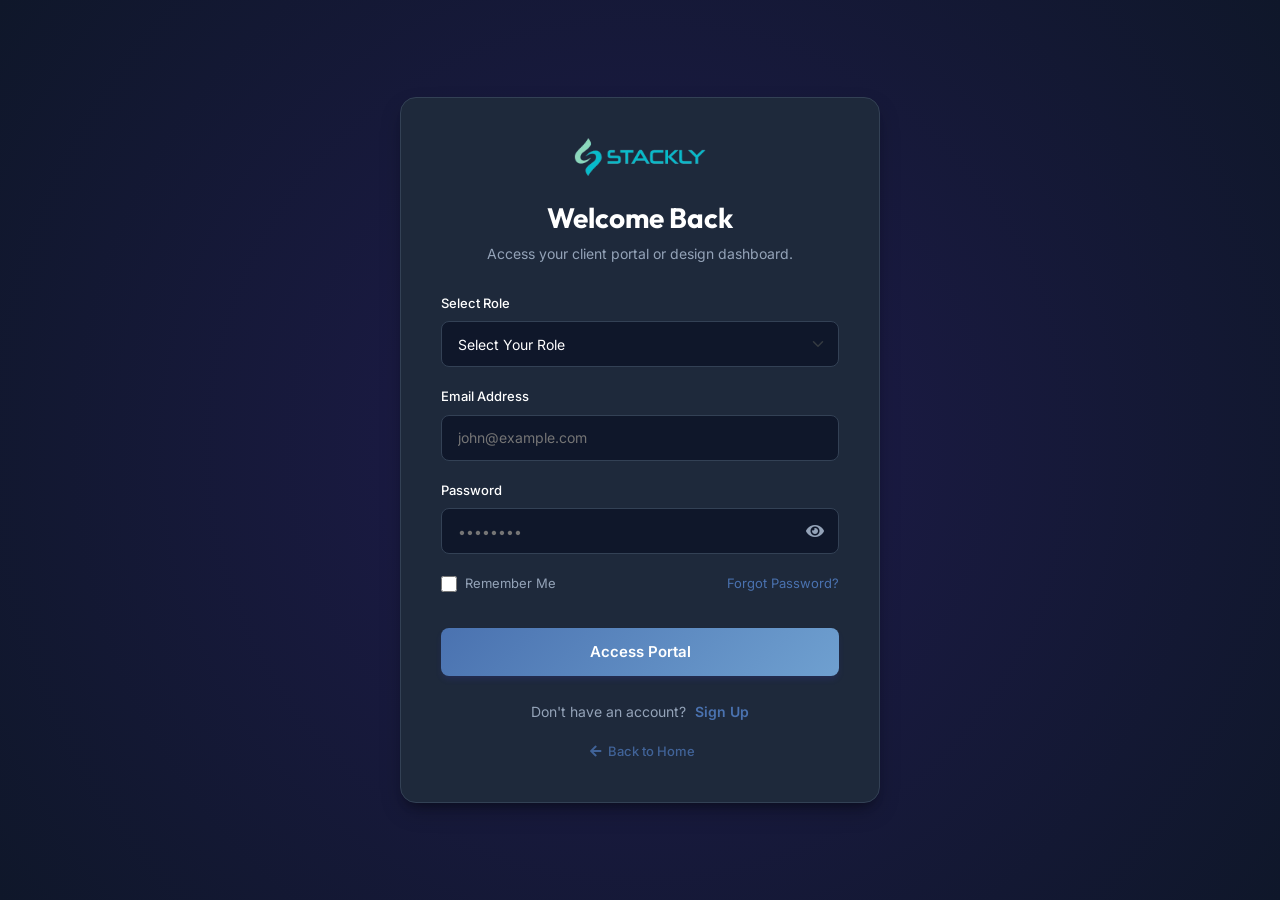
<file: login.html>
<!doctype html>
<html lang="en">
  <head>
    <meta charset="utf-8" />
    <title>Account Access - STACKLY eLEARNING</title>
    <meta content="width=device-width, initial-scale=1.0" name="viewport" />

    <!-- Google Web Fonts -->
    <link rel="preconnect" href="https://fonts.googleapis.com/" />
    <link rel="preconnect" href="https://fonts.gstatic.com/" crossorigin />
    <link
      href="https://fonts.googleapis.com/css2?family=Inter:wght@300;400;500;600;700&amp;family=Outfit:wght@400;500;600;700;800&amp;display=swap"
      rel="stylesheet"
    />

    <!-- Icon Font Stylesheet -->
    <link href="css/all.min.css" rel="stylesheet" />
    <link href="css/bootstrap-icons.css" rel="stylesheet" />

    <!-- Customized Bootstrap Stylesheet -->
    <link href="css/bootstrap.min.css" rel="stylesheet" />

    <style>
      :root {
        --primary-theme: #4a72b0;
        --primary-theme-hover: #6fa0d0;
        --dark-theme: #0f172a;
        --card-bg: #1e293b;
        --border-color: #334155;
        --white: #ffffff;
        --gray: #94a3b8;
        --light-gray: #f1f5f9;
        --input-bg: #0f172a;
      }
      body {
        width: 100%;
        min-height: 100vh;
        display: flex;
        justify-content: center;
        align-items: center;
        font-family: "Inter", sans-serif;
        background: radial-gradient(circle at center, #1e1b4b 0%, #0f172a 100%);
        margin: 0;
        padding: 20px;
        color: var(--white);
        position: relative;
        overflow-x: hidden;
      }
      .back-to-home {
        position: absolute;
        top: 25px;
        left: 25px;
        background-color: var(--card-bg);
        border: 1px solid var(--border-color);
        color: var(--white);
        padding: 10px 20px;
        border-radius: 8px;
        font-size: 14px;
        text-decoration: none;
        transition: all 0.3s ease;
        display: inline-flex;
        align-items: center;
        gap: 8px;
        box-shadow: 0 4px 6px -1px rgba(0, 0, 0, 0.1);
        z-index: 100;
      }
      .back-to-home:hover {
        background-color: var(--primary-theme);
        border-color: var(--primary-theme);
        color: var(--white);
      }
      .auth-card {
        width: 100%;
        max-width: 480px;
        background-color: var(--card-bg);
        border: 1px solid var(--border-color);
        border-radius: 16px;
        padding: 40px;
        box-shadow: 0 10px 25px -5px rgba(0, 0, 0, 0.3), 0 8px 10px -6px rgba(0, 0, 0, 0.3);
        z-index: 10;
        animation: fadeIn 0.4s ease-in-out;
      }
      @keyframes fadeIn {
        from { opacity: 0; transform: translateY(10px); }
        to { opacity: 1; transform: translateY(0); }
      }
      .logo-container {
        text-align: center;
        margin-bottom: 25px;
      }
      .logo-container img {
        height: 38px;
        object-fit: contain;
      }
      .auth-header {
        text-align: center;
        margin-bottom: 30px;
      }
      .auth-title {
        font-family: "Outfit", sans-serif;
        font-size: 28px;
        font-weight: 700;
        color: var(--white);
        margin-bottom: 8px;
      }
      .auth-desc {
        font-size: 14px;
        color: var(--gray);
        margin: 0;
      }
      .form-group {
        margin-bottom: 20px;
        text-align: left;
      }
      .form-label {
        display: block;
        margin-bottom: 8px;
        font-size: 13px;
        font-weight: 500;
        color: var(--white);
      }
      .form-input, .form-select {
        width: 100%;
        height: 46px;
        background-color: var(--input-bg);
        border: 1px solid var(--border-color);
        border-radius: 8px;
        padding: 0 16px;
        font-size: 14px;
        color: var(--white);
        outline: none;
        transition: all 0.25s ease;
      }
      .form-input:focus, .form-select:focus {
        border-color: var(--primary-theme);
        box-shadow: 0 0 0 3px rgba(59, 61, 184, 0.15);
      }
      .form-input-container {
        position: relative;
      }
      .btn-toggle-password {
        position: absolute;
        right: 15px;
        top: 50%;
        transform: translateY(-50%);
        background: none;
        border: none;
        color: var(--gray);
        cursor: pointer;
        padding: 0;
        display: flex;
        align-items: center;
        justify-content: center;
        z-index: 10;
        transition: color 0.2s ease;
      }
      .btn-toggle-password:hover {
        color: var(--white);
      }
      .form-select option {
        background-color: var(--card-bg);
        color: var(--white);
      }
      .checkbox-group {
        display: flex;
        align-items: center;
        gap: 8px;
      }
      .checkbox-input {
        width: 16px;
        height: 16px;
        accent-color: var(--primary-theme);
        cursor: pointer;
      }
      .checkbox-label {
        font-size: 13px;
        color: var(--gray);
        cursor: pointer;
      }
      .forgot-link {
        font-size: 13px;
        color: var(--primary-theme);
        text-decoration: none;
        transition: color 0.2s;
      }
      .forgot-link:hover {
        color: var(--primary-theme-hover);
        text-decoration: underline;
      }
      .btn-submit {
        width: 100%;
        height: 48px;
        background: linear-gradient(135deg, var(--primary-theme) 0%, var(--primary-theme-hover) 100%);
        border: none;
        border-radius: 8px;
        color: var(--white);
        font-size: 15px;
        font-weight: 600;
        cursor: pointer;
        transition: all 0.3s ease;
        margin-top: 10px;
        box-shadow: 0 4px 6px -1px rgba(59, 61, 184, 0.2);
      }
      .btn-submit:hover {
        transform: translateY(-1px);
        box-shadow: 0 10px 15px -3px rgba(59, 61, 184, 0.3);
      }
      .toggle-text {
        text-align: center;
        margin-top: 25px;
        font-size: 14px;
        color: var(--gray);
      }
      .toggle-link {
        color: var(--primary-theme);
        text-decoration: none;
        font-weight: 600;
        margin-left: 5px;
        transition: color 0.2s;
      }
      .toggle-link:hover {
        color: var(--primary-theme-hover);
        text-decoration: underline;
      }

      /* Mobile responsiveness overrides */
      @media (max-width: 600px) {
        body {
          padding: 15px;
        }
        .back-to-home {
          position: static;
          display: flex;
          margin-bottom: 20px;
          align-self: flex-start;
          width: fit-content;
        }
        .auth-card {
          padding: 25px 20px;
        }
        .auth-title {
          font-size: 24px;
        }
      }
      /* Animated Background Elements */
      .bg-bubbles {
        position: absolute;
        top: 0;
        left: 0;
        width: 100%;
        height: 100%;
        z-index: 1;
        overflow: hidden;
        margin: 0;
        padding: 0;
        pointer-events: none;
      }
      .bg-bubbles li {
        position: absolute;
        list-style: none;
        display: block;
        color: rgba(255, 255, 255, 0.05); /* very subtle white */
        bottom: -150px;
        animation: floatUp 25s infinite linear;
        transition-timing-function: ease-in-out;
        font-size: 24px;
      }
      /* Custom positions, sizes, animations and delays for each icon */
      .bg-bubbles li:nth-child(1) { left: 10%; font-size: 30px; animation-duration: 18s; }
      .bg-bubbles li:nth-child(2) { left: 20%; font-size: 40px; animation-delay: 2s; animation-duration: 22s; }
      .bg-bubbles li:nth-child(3) { left: 25%; font-size: 25px; animation-delay: 4s; }
      .bg-bubbles li:nth-child(4) { left: 40%; font-size: 35px; animation-duration: 20s; }
      .bg-bubbles li:nth-child(5) { left: 70%; font-size: 50px; }
      .bg-bubbles li:nth-child(6) { left: 80%; font-size: 30px; animation-delay: 3s; animation-duration: 15s; }
      .bg-bubbles li:nth-child(7) { left: 32%; font-size: 45px; animation-delay: 7s; }
      .bg-bubbles li:nth-child(8) { left: 55%; font-size: 28px; animation-delay: 15s; animation-duration: 28s; }
      .bg-bubbles li:nth-child(9) { left: 90%; font-size: 38px; animation-delay: 2s; }
      .bg-bubbles li:nth-child(10) { left: 85%; font-size: 42px; animation-delay: 5s; animation-duration: 17s; }

      @keyframes floatUp {
        0% {
          transform: translateY(0) rotate(0deg);
          opacity: 0;
        }
        10% {
          opacity: 0.8;
        }
        90% {
          opacity: 0.8;
        }
        100% {
          transform: translateY(-120vh) rotate(360deg);
          opacity: 0;
        }
      }
    </style>
  </head>
  <body>
    <!-- Animated background icons -->
    <ul class="bg-bubbles">
      <li><i class="fa fa-graduation-cap"></i></li>
      <li><i class="fa fa-book-open"></i></li>
      <li><i class="fa fa-lightbulb"></i></li>
      <li><i class="fa fa-pencil-alt"></i></li>
      <li><i class="fa fa-code"></i></li>
      <li><i class="fa fa-laptop-code"></i></li>
      <li><i class="fa fa-award"></i></li>
      <li><i class="fa fa-user-graduate"></i></li>
      <li><i class="fa fa-brain"></i></li>
      <li><i class="fa fa-microscope"></i></li>
    </ul>

    <div class="auth-card">
      <!-- 1. Sign In Form -->
      <form id="login-form" class="form-auth">
        <div class="logo-container">
          <img src="img/logo-stackly.webp" alt="Logo" />
        </div>
        <div class="auth-header">
          <h2 class="auth-title">Welcome Back</h2>
          <p class="auth-desc">Access your client portal or design dashboard.</p>
        </div>

        <div id="login-alert" class="alert alert-danger d-none py-2 px-3 text-center small mb-3"></div>

        <div class="form-group">
          <label class="form-label" for="login-role">Select Role</label>
          <select id="login-role" class="form-select text-white px-3" required>
            <option value="" disabled selected>Select Your Role</option>
            <option value="student">Student</option>
            <option value="instructor">Instructor</option>
            <option value="admin">Admin</option>
          </select>
        </div>

        <div class="form-group">
          <label class="form-label" for="login-email">Email Address</label>
          <input type="email" id="login-email" class="form-input" placeholder="john@example.com" autocomplete="off" required />
        </div>

        <div class="form-group">
          <label class="form-label" for="login-password">Password</label>
          <div class="form-input-container">
            <input type="password" id="login-password" class="form-input pe-5" placeholder="••••••••" required />
            <button type="button" class="btn-toggle-password">
              <i class="fa fa-eye"></i>
            </button>
          </div>
        </div>

        <div class="d-flex justify-content-between align-items-center mb-4">
          <div class="checkbox-group">
            <input type="checkbox" id="remember-me" class="checkbox-input" />
            <label for="remember-me" class="checkbox-label">Remember Me</label>
          </div>
          <a href="404.html" class="forgot-link">Forgot Password?</a>
        </div>

        <button type="submit" class="btn-submit">Access Portal</button>

        <p class="toggle-text">
          Don't have an account? <a href="#" id="to-signup" class="toggle-link">Sign Up</a>
        </p>
        <p class="text-center mt-3 mb-0">
          <a href="index.html" class="toggle-link" style="font-size: 13px; opacity: 0.8; font-weight: 500;">
            <i class="fa fa-arrow-left me-1"></i> Back to Home
          </a>
        </p>
      </form>

      <!-- 2. Sign Up Form -->
      <form id="signup-form" class="form-auth" style="display: none;">
        <div class="logo-container">
          <img src="img/logo-stackly.webp" alt="Logo" />
        </div>
        <div class="auth-header">
          <h2 class="auth-title">Create Account</h2>
          <p class="auth-desc">Enter your personal details to start your learning journey.</p>
        </div>

        <div id="signup-alert" class="alert alert-danger d-none py-2 px-3 text-center small mb-3"></div>
        <div id="signup-success" class="alert alert-success d-none py-2 px-3 text-center small mb-3"></div>

        <div class="form-group">
          <label class="form-label" for="signup-name">Full Name</label>
          <input type="text" id="signup-name" class="form-input" placeholder="John Doe" required />
        </div>

        <div class="form-group">
          <label class="form-label" for="signup-role">Select Role</label>
          <select id="signup-role" class="form-select text-white px-3" required>
            <option value="" disabled selected>Select Your Role</option>
            <option value="student">Student</option>
            <option value="instructor">Instructor</option>
            <option value="admin">Admin</option>
          </select>
        </div>

        <div class="form-group">
          <label class="form-label" for="signup-email">Email Address</label>
          <input type="email" id="signup-email" class="form-input" placeholder="john@example.com" autocomplete="off" required />
        </div>

        <div class="form-group">
          <label class="form-label" for="signup-password">Password</label>
          <div class="form-input-container">
            <input type="password" id="signup-password" class="form-input pe-5" placeholder="••••••••" required />
            <button type="button" class="btn-toggle-password">
              <i class="fa fa-eye"></i>
            </button>
          </div>
        </div>

        <div class="form-group">
          <label class="form-label" for="signup-confirm-password">Confirm Password</label>
          <div class="form-input-container">
            <input type="password" id="signup-confirm-password" class="form-input pe-5" placeholder="••••••••" required />
            <button type="button" class="btn-toggle-password">
              <i class="fa fa-eye"></i>
            </button>
          </div>
        </div>

        <button type="submit" class="btn-submit">Sign Up</button>

        <p class="toggle-text">
          Already have an account? <a href="#" id="to-signin" class="toggle-link">Sign In</a>
        </p>
        <p class="text-center mt-3 mb-0">
          <a href="index.html" class="toggle-link" style="font-size: 13px; opacity: 0.8; font-weight: 500;">
            <i class="fa fa-arrow-left me-1"></i> Back to Home
          </a>
        </p>
      </form>
    </div>

    <!-- Script library -->
    <script src="js/jquery-3.4.1.min.js"></script>
    <script>
      $(document).ready(function () {
        function showSignUp() {
          $("#login-form").fadeOut(200, function() {
            $("#signup-form").fadeIn(200);
          });
        }

        function showSignIn() {
          $("#signup-form").fadeOut(200, function() {
            $("#login-form").fadeIn(200);
          });
        }

        $("#to-signup").on("click", function(e) {
          e.preventDefault();
          showSignUp();
        });

        $("#to-signin").on("click", function(e) {
          e.preventDefault();
          showSignIn();
        });

        // Helper to extract clean name from email
        function getNameFromEmail(email) {
          var namePart = email.split("@")[0];
          namePart = namePart.replace(/[._+]/g, " ");
          return namePart.replace(/\b\w/g, function (char) {
            return char.toUpperCase();
          });
        }

        // Seed default users if localStorage is empty
        var users = JSON.parse(localStorage.getItem("users")) || [];
        if (users.length === 0) {
          users.push({
            name: "Student Test",
            email: "student@elearning.com",
            password: "Student123!",
            role: "student",
          });
          users.push({
            name: "Instructor Test",
            email: "instructor@elearning.com",
            password: "Instructor123!",
            role: "instructor",
          });
          users.push({
            name: "Admin Test",
            email: "admin@elearning.com",
            password: "Admin123!",
            role: "admin",
          });
          localStorage.setItem("users", JSON.stringify(users));
        }

        // Remember me logic is disabled by user request to not show last logged email

        $("#signup-name").on("input", function () {
          var val = $(this).val();
          $(this).val(val.replace(/[0-9]/g, ""));
        });

        // Auth validations & LocalStorage
        $("#signup-form").on("submit", function (e) {
          e.preventDefault();
          $("#signup-alert").addClass("d-none");
          $("#signup-success").addClass("d-none");

          var name = $("#signup-name").val().trim();
          var email = $("#signup-email").val().trim();
          var password = $("#signup-password").val();
          var confirmPassword = $("#signup-confirm-password").val();
          var role = $("#signup-role").val();

          // Validations
          if (/\d/.test(name)) {
            $("#signup-alert")
              .text("Name should not contain numbers.")
              .removeClass("d-none");
            return;
          }

          var emailRegex = /^[^\s@]+@[^\s@]+\.[^\s@]+$/;
          if (!emailRegex.test(email)) {
            $("#signup-alert")
              .text("Please enter a valid email address.")
              .removeClass("d-none");
            return;
          }

          // Password validation: 8+ chars, upper, lower, digit, symbol
          var passRegex =
            /^(?=.*[a-z])(?=.*[A-Z])(?=.*\d)(?=.*[@$!%*?&])[A-Za-z\d@$!%*?&]{8,}$/;
          if (!passRegex.test(password)) {
            $("#signup-alert")
              .html(
                "Password must be at least 8 characters long, contain an uppercase letter, a lowercase letter, a digit, and a special character (@$!%*?&).",
              )
              .removeClass("d-none");
            return;
          }

          // Confirm password validation
          if (password !== confirmPassword) {
            $("#signup-alert")
              .text("Passwords do not match.")
              .removeClass("d-none");
            return;
          }

          // Check duplicate
          var users = JSON.parse(localStorage.getItem("users")) || [];
          var exists = users.some((u) => u.email === email);
          if (exists) {
            $("#signup-alert")
              .text("An account with this email already exists.")
              .removeClass("d-none");
            return;
          }

          // Register user
          users.push({
            name: name,
            email: email,
            password: password,
            role: role,
          });
          localStorage.setItem("users", JSON.stringify(users));

          $("#signup-success")
            .text("Registration successful! Switching to Login...")
            .removeClass("d-none");

          // Clear inputs
          $("#signup-name").val("");
          $("#signup-email").val("");
          $("#signup-password").val("");
          $("#signup-confirm-password").val("");
          $("#signup-role").val("");

          // Auto switch to sign in after 2 seconds
          setTimeout(function () {
            showSignIn();
          }, 2000);
        });

        $("#login-form").on("submit", function (e) {
          e.preventDefault();
          $("#login-alert").addClass("d-none");

          var email = $("#login-email").val().trim();
          var password = $("#login-password").val();
          var role = $("#login-role").val();

          // Enforce Password complexity validation on login page
          var passRegex =
            /^(?=.*[a-z])(?=.*[A-Z])(?=.*\d)(?=.*[@$!%*?&])[A-Za-z\d@$!%*?&]{8,}$/;
          if (!passRegex.test(password)) {
            $("#login-alert")
              .html(
                "Password must be at least 8 characters long, contain an uppercase letter, a lowercase letter, a digit, and a special character (@$!%*?&).",
              )
              .removeClass("d-none");
            return;
          }

          var users = JSON.parse(localStorage.getItem("users")) || [];
          var user = users.find(
            (u) => u.email === email && u.password === password,
          );

          if (!user) {
            // Mock dynamic login user on the fly using dynamic name extraction
            var extractedName = getNameFromEmail(email);
            user = {
              name: extractedName,
              email: email,
              password: password,
              role: role,
            };
          } else {
            // Force role to selected role from dropdown
            user.role = role;
          }

          // Remember me storage logic
          if ($("#remember-me").is(":checked")) {
            localStorage.setItem("rememberedEmail", email);
            localStorage.setItem("rememberedPassword", password);
          } else {
            localStorage.removeItem("rememberedEmail");
            localStorage.removeItem("rememberedPassword");
          }

          // Set active session
          localStorage.setItem("currentUser", JSON.stringify(user));

          // Redirect to dashboard
          window.location.href = "dashboard.html";
        });

        // Toggle password visibility click handler
        $(document).on("click", ".btn-toggle-password", function (e) {
          e.preventDefault();
          var input = $(this).siblings("input");
          var icon = $(this).find("i");
          if (input.attr("type") === "password") {
            input.attr("type", "text");
            icon.removeClass("fa-eye").addClass("fa-eye-slash");
          } else {
            input.attr("type", "password");
            icon.removeClass("fa-eye-slash").addClass("fa-eye");
          }
        });
      });
    </script>
  </body>
</html>
</file>
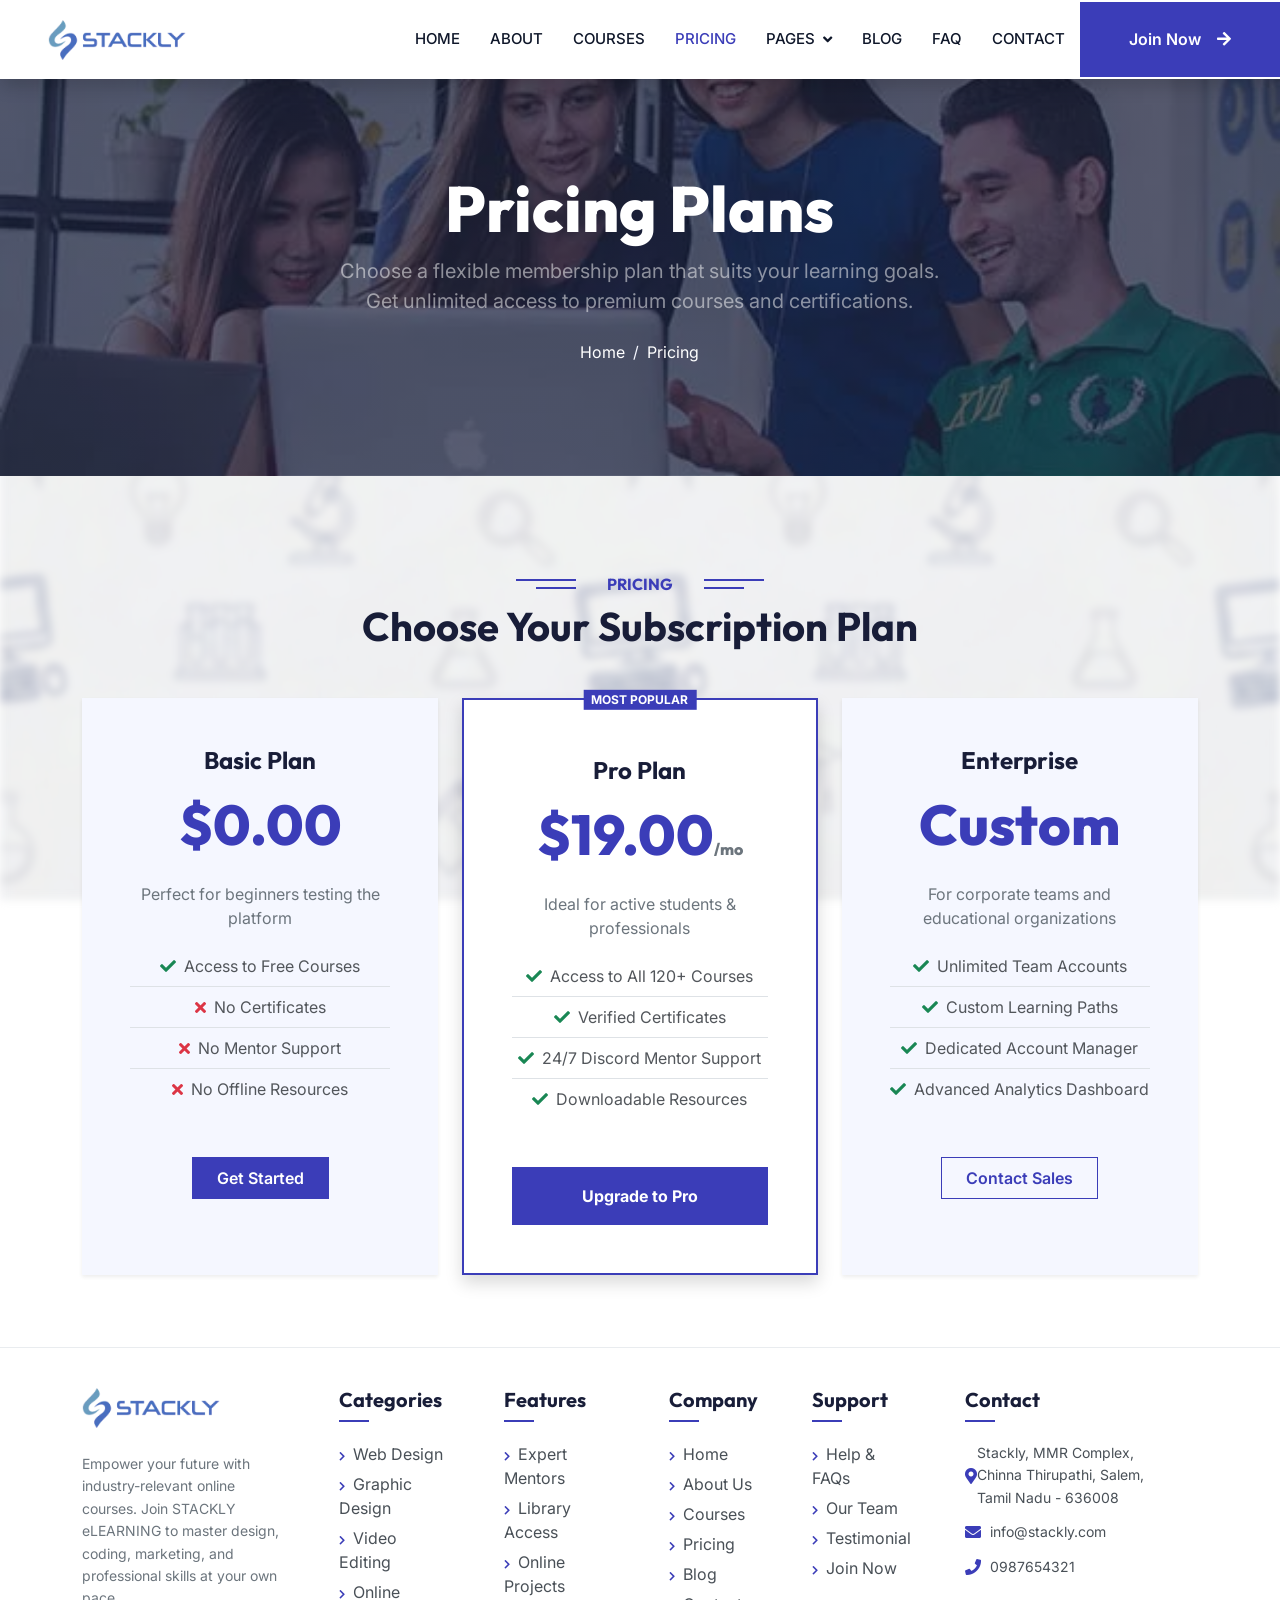
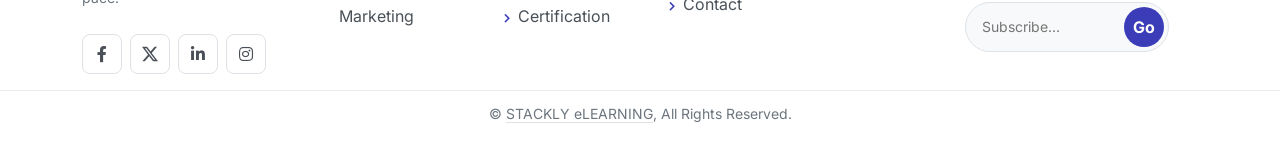
<file: pricing.html>
<!doctype html>
<html lang="en">

<head>
  <meta charset="utf-8" />
  <title>Pricing Plans - eLEARNING</title>
  <meta content="width=device-width, initial-scale=1.0" name="viewport" />
  <link rel="preconnect" href="https://fonts.googleapis.com/" />
  <link rel="preconnect" href="https://fonts.gstatic.com/" crossorigin />
  <link
    href="https://fonts.googleapis.com/css2?family=Inter:wght@300;400;500;600;700&amp;family=Outfit:wght@400;500;600;700;800&amp;display=swap"
    rel="stylesheet" />
  <link href="css/all.min.css" rel="stylesheet" />
  <link href="css/bootstrap-icons.css" rel="stylesheet" />
  <link href="css/bootstrap.min.css" rel="stylesheet" />
  <link href="css/style.css" rel="stylesheet" />
</head>

<body>
  <!-- Mobile Sidebar Drawer -->
  <nav id="mobile-sidebar" class="d-lg-none">
    <div class="sidebar-header d-flex align-items-center justify-content-between">
      <a href="index.html" class="d-flex align-items-center text-decoration-none flex-grow-1">
        <img src="img/logo-stackly.webp" alt="Logo" style="height: 65px; max-width: 100%; object-fit: contain;" />
      </a>
      <button id="close-mobile-sidebar" class="btn text-white p-0 ms-2"
        style="background: transparent; border: none; font-size: 12px; line-height: 1;">
        <i class="fa fa-times"></i>
      </button>
    </div>
    <ul class="list-unstyled components">
      <li class="active"><a href="index.html"><i class="fa fa-home me-2"></i>Home</a></li>
      <li><a href="about.html"><i class="fa fa-info-circle me-2"></i>About</a></li>
      <li><a href="courses.html"><i class="fa fa-book-open me-2"></i>Courses</a></li>
      <li><a href="pricing.html"><i class="fa fa-tags me-2"></i>Pricing</a></li>
      <li><a href="team.html"><i class="fa fa-users me-2"></i>Our Team</a></li>
      <li><a href="testimonial.html"><i class="fa fa-comments me-2"></i>Testimonials</a></li>
      <li><a href="blog.html"><i class="fa fa-blog me-2"></i>Blog</a></li>
      <li><a href="faq.html"><i class="fa fa-question-circle me-2"></i>FAQ</a></li>
      <li><a href="contact.html"><i class="fa fa-envelope me-2"></i>Contact</a></li>
      <li class="mt-3 border-top pt-2"><a href="login.html" id="join-mobile-btn" class="text-info fw-bold"><i
            class="fa fa-sign-in-alt me-2"></i>Join Now</a></li>
      <li class="mt-3 px-3 py-2 text-muted sidebar-contact-info"
        style="font-size: 11px; border-top: 1px dashed rgba(255,255,255,0.1); list-style-type: none;">
        <div class="mb-2">
          <strong class="text-white d-block mb-1"
            style="font-size: 10px; opacity: 0.8; letter-spacing: 0.5px;">Contact</strong>
          <i class="fa fa-phone me-2 text-info"></i>0987654321
        </div>
        <div class="mb-2" style="word-break: break-all;">
          <strong class="text-white d-block mb-1"
            style="font-size: 10px; opacity: 0.8; letter-spacing: 0.5px;">Email</strong>
          <i class="fa fa-envelope me-2 text-info"></i>info@stackly.com
        </div>
        <div>
          <strong class="text-white d-block mb-1"
            style="font-size: 10px; opacity: 0.8; letter-spacing: 0.5px;">Address</strong>
          <i class="fa fa-map-marker-alt me-2 text-info"></i>Stackly, MMR Complex, Chinna Thirupathi<br />Salem, Tamil Nadu -
          636008
        </div>
      </li>
    </ul>
  </nav>

  <!-- Navbar Start -->
  <nav class="navbar navbar-expand-lg bg-white navbar-light shadow sticky-top p-0">
    <a href="index.html" class="navbar-brand d-flex align-items-center px-4 px-lg-5">
      <img src="img/logo-stackly.webp" alt="Logo" style="height: 40px; margin-right: 10px" />
    </a>
    <button type="button" class="navbar-toggler me-4" id="mobile-sidebar-toggle">
      <span class="navbar-toggler-icon"></span>
    </button>
    <div class="collapse navbar-collapse" id="navbarCollapse">
      <div class="navbar-nav ms-auto p-4 p-lg-0">
        <a href="index.html" class="nav-item nav-link">Home</a>
        <a href="about.html" class="nav-item nav-link">About</a>
        <a href="courses.html" class="nav-item nav-link">Courses</a>
        <a href="pricing.html" class="nav-item nav-link active">Pricing</a>
        <div class="nav-item dropdown">
          <a href="#" class="nav-link dropdown-toggle" data-bs-toggle="dropdown">Pages</a>
          <div class="dropdown-menu fade-down m-0">
            <a href="team.html" class="dropdown-item">Our Team</a>
            <a href="testimonial.html" class="dropdown-item">Testimonial</a>
          </div>
        </div>
        <a href="blog.html" class="nav-item nav-link">Blog</a>
        <a href="faq.html" class="nav-item nav-link">FAQ</a>
        <a href="contact.html" class="nav-item nav-link">Contact</a>
      </div>
      <a href="login.html" id="join-btn" class="btn btn-primary py-4 px-lg-5 d-none d-lg-block">Join Now<i
          class="fa fa-arrow-right ms-3"></i></a>
    </div>
  </nav>
  <!-- Navbar End -->

  <!-- Header Start -->
  <div class="container-fluid bg-primary py-5 mb-5 page-header pricing-header">
    <div class="container py-5">
      <div class="row justify-content-center">
        <div class="col-lg-10 text-center">
          <h1 class="display-3 text-white animated slideInDown">
            Pricing Plans
          </h1>
          <p class="text-white-50 fs-5 mb-4 mx-auto" style="max-width: 600px">
            Choose a flexible membership plan that suits your learning goals.
            Get unlimited access to premium courses and certifications.
          </p>
          <nav aria-label="breadcrumb">
            <ol class="breadcrumb justify-content-center">
              <li class="breadcrumb-item">
                <a class="text-white" href="index.html">Home</a>
              </li>
              <li class="breadcrumb-item text-white active" aria-current="page">
                Pricing
              </li>
            </ol>
          </nav>
        </div>
      </div>
    </div>
  </div>
  <!-- Header End -->

  <!-- Pricing Content Start -->
  <div class="container-xxl py-5">
    <div class="container">
      <div class="text-center wow fadeInUp" data-wow-delay="0.1s">
        <h6 class="section-title bg-white text-center text-primary px-3">
          Pricing
        </h6>
        <h1 class="mb-5">Choose Your Subscription Plan</h1>
      </div>
      <div class="row g-4 justify-content-center">
        <!-- Basic Plan -->
        <div class="col-lg-4 col-md-6 wow fadeInUp" data-wow-delay="0.1s">
          <div class="bg-light rounded text-center p-5 h-100 shadow-sm">
            <h4 class="mb-3">Basic Plan</h4>
            <h1 class="display-4 text-primary mb-4">$0.00</h1>
            <p class="text-muted">
              Perfect for beginners testing the platform
            </p>
            <ul class="list-unstyled mb-5">
              <li class="py-2 border-bottom">
                <i class="fa fa-check text-success me-2"></i>Access to Free
                Courses
              </li>
              <li class="py-2 border-bottom">
                <i class="fa fa-times text-danger me-2"></i>No Certificates
              </li>
              <li class="py-2 border-bottom">
                <i class="fa fa-times text-danger me-2"></i>No Mentor Support
              </li>
              <li class="py-2">
                <i class="fa fa-times text-danger me-2"></i>No Offline
                Resources
              </li>
            </ul>
            <a href="register.html" class="btn btn-primary px-4 py-2">Get Started</a>
          </div>
        </div>
        <!-- Pro Plan -->
        <div class="col-lg-4 col-md-6 wow fadeInUp" data-wow-delay="0.3s">
          <div class="bg-white rounded text-center p-5 h-100 shadow card border-primary border-2">
            <span class="badge bg-primary text-uppercase position-absolute top-0 start-50 translate-middle">Most
              Popular</span>
            <h4 class="mb-3 mt-2">Pro Plan</h4>
            <h1 class="display-4 text-primary mb-4">
              $19.00<span class="fs-6 text-muted">/mo</span>
            </h1>
            <p class="text-muted">
              Ideal for active students & professionals
            </p>
            <ul class="list-unstyled mb-5">
              <li class="py-2 border-bottom">
                <i class="fa fa-check text-success me-2"></i>Access to All
                120+ Courses
              </li>
              <li class="py-2 border-bottom">
                <i class="fa fa-check text-success me-2"></i>Verified
                Certificates
              </li>
              <li class="py-2 border-bottom">
                <i class="fa fa-check text-success me-2"></i>24/7 Discord
                Mentor Support
              </li>
              <li class="py-2">
                <i class="fa fa-check text-success me-2"></i>Downloadable
                Resources
              </li>
            </ul>
            <a href="login.html" class="btn btn-primary px-5 py-3 fw-bold">Upgrade to Pro</a>
          </div>
        </div>
        <!-- Enterprise Plan -->
        <div class="col-lg-4 col-md-6 wow fadeInUp" data-wow-delay="0.5s">
          <div class="bg-light rounded text-center p-5 h-100 shadow-sm">
            <h4 class="mb-3">Enterprise</h4>
            <h1 class="display-4 text-primary mb-4">Custom</h1>
            <p class="text-muted">
              For corporate teams and educational organizations
            </p>
            <ul class="list-unstyled mb-5">
              <li class="py-2 border-bottom">
                <i class="fa fa-check text-success me-2"></i>Unlimited Team
                Accounts
              </li>
              <li class="py-2 border-bottom">
                <i class="fa fa-check text-success me-2"></i>Custom Learning
                Paths
              </li>
              <li class="py-2 border-bottom">
                <i class="fa fa-check text-success me-2"></i>Dedicated Account
                Manager
              </li>
              <li class="py-2">
                <i class="fa fa-check text-success me-2"></i>Advanced
                Analytics Dashboard
              </li>
            </ul>
            <a href="contact.html" class="btn btn-outline-primary px-4 py-2">Contact Sales</a>
          </div>
        </div>
      </div>
    </div>
  </div>
  <!-- Pricing Content End -->

  <!-- Footer Start -->
  <footer class="custom-footer py-4 mt-4">
    <div class="container pt-3 pb-0">
      <div class="row g-4">
        <!-- Col 1: Logo & Description -->
        <div class="col-lg-3 col-md-4">
          <a href="index.html">
            <img src="img/logo-stackly.webp" alt="Logo" style="height: 40px; margin-bottom: 25px" />
          </a>
          <p>
            Empower your future with industry-relevant online courses. Join
            STACKLY eLEARNING to master design, coding, marketing, and
            professional skills at your own pace.
          </p>
          <div class="social-icons mt-4">
            <a href="404.html"><i class="fab fa-facebook-f"></i></a>
            <a href="404.html"><svg xmlns="http://www.w3.org/2000/svg" width="1em" height="1em" fill="currentColor"
                viewBox="0 0 16 16" style="vertical-align: -0.125em">
                <path
                  d="M12.6.75h2.454l-5.36 6.142L16 15.25h-4.937l-3.867-5.07-4.425 5.07H.316l5.733-6.57L0 .75h5.063l3.495 4.633L12.601.75Zm-.86 13.028h1.36L4.323 2.145H2.865l8.875 11.633Z" />
              </svg></a>
            <a href="404.html"><i class="fab fa-linkedin-in"></i></a>
            <a href="404.html"><i class="fab fa-instagram"></i></a>
          </div>
        </div>

        <!-- Col 2: Categories -->
        <div class="col-lg-2 col-md-4">
          <h5>Categories</h5>
          <a href="courses.html" class="footer-link"><i class="fa fa-chevron-right"></i>Web Design</a>
          <a href="courses.html" class="footer-link"><i class="fa fa-chevron-right"></i>Graphic Design</a>
          <a href="courses.html" class="footer-link"><i class="fa fa-chevron-right"></i>Video Editing</a>
          <a href="courses.html" class="footer-link"><i class="fa fa-chevron-right"></i>Online Marketing</a>
        </div>

        <!-- Col 3: Features -->
        <div class="col-lg-2 col-md-4">
          <h5>Features</h5>
          <a href="about.html" class="footer-link"><i class="fa fa-chevron-right"></i>Expert Mentors</a>
          <a href="about.html" class="footer-link"><i class="fa fa-chevron-right"></i>Library Access</a>
          <a href="about.html" class="footer-link"><i class="fa fa-chevron-right"></i>Online Projects</a>
          <a href="about.html" class="footer-link"><i class="fa fa-chevron-right"></i>Certification</a>
        </div>

        <!-- Col 4: Company -->
        <div class="col-lg-1 col-md-4">
          <h5>Company</h5>
          <a href="index.html" class="footer-link"><i class="fa fa-chevron-right"></i>Home</a>
          <a href="about.html" class="footer-link"><i class="fa fa-chevron-right"></i>About Us</a>
          <a href="courses.html" class="footer-link"><i class="fa fa-chevron-right"></i>Courses</a>
          <a href="pricing.html" class="footer-link"><i class="fa fa-chevron-right"></i>Pricing</a>
          <a href="blog.html" class="footer-link"><i class="fa fa-chevron-right"></i>Blog</a>
          <a href="contact.html" class="footer-link"><i class="fa fa-chevron-right"></i>Contact</a>
        </div>

        <!-- Col 5: Support -->
        <div class="col-lg-2 col-md-4">
          <h5>Support</h5>
          <a href="faq.html" class="footer-link"><i class="fa fa-chevron-right"></i>Help & FAQs</a>
          <a href="team.html" class="footer-link"><i class="fa fa-chevron-right"></i>Our Team</a>
          <a href="testimonial.html" class="footer-link"><i class="fa fa-chevron-right"></i>Testimonial</a>
          <a href="login.html" class="footer-link"><i class="fa fa-chevron-right"></i>Join Now</a>
        </div>

        <!-- Col 6: Contact & Newsletter -->
        <div class="col-lg-2 col-md-4 contact-info">
          <h5>Contact</h5>
          <p>
            <i class="fa fa-map-marker-alt"></i>Stackly, MMR Complex, Chinna Thirupathi, Salem, Tamil Nadu - 636008
          </p>
          <p><i class="fa fa-envelope"></i>info@stackly.com</p>
          <p><i class="fa fa-phone"></i>0987654321</p>
          <div class="subscribe-bar mt-4">
            <input type="text" placeholder="Subscribe..." />
            <button type="button" onclick="window.location.href='404.html'">Go</button>
          </div>
        </div>
      </div>
    </div>
    <div class="copyright-bar mt-3">
      <div class="container">
        <div class="row">
          <div class="col-md-12 text-center">
            &copy;
            <a class="border-bottom text-decoration-none text-muted" href="index.html">STACKLY eLEARNING</a>, All Rights
            Reserved.
          </div>
        </div>
      </div>
    </div>
  </footer>
  <!-- Footer End -->

  <script src="js/jquery-3.4.1.min.js"></script>
  <script src="js/bootstrap.bundle.min.js"></script>
  <script>
    $(document).ready(function () {
      var currentUser = JSON.parse(localStorage.getItem("currentUser"));
      if (currentUser) {
        $("#join-btn, #join-mobile-btn")
          .html('Dashboard <i class="fa fa-arrow-right ms-3"></i>')
          .attr("href", "dashboard.html");
      } else {
        $("#join-btn, #join-mobile-btn").attr("href", "login.html");
      }

      // Highlight active link in mobile sidebar dynamically
      var path = window.location.pathname.split("/").pop();
      if (!path || path === "") {
        path = "index.html";
      }
      $("#mobile-sidebar ul li").removeClass("active");
      $("#mobile-sidebar ul li a").each(function () {
        var href = $(this).attr("href");
        if (href === path) {
          $(this).parent().addClass("active");
        }
      });

      // Mobile Sidebar Drawer Toggler
      $("#mobile-sidebar-toggle").on("click", function (e) {
        e.preventDefault();
        e.stopPropagation();
        $("#mobile-sidebar").addClass("active");
        $("html, body").addClass("mobile-sidebar-open");
      });

      $("#close-mobile-sidebar").on("click", function () {
        $("#mobile-sidebar").removeClass("active");
        $("html, body").removeClass("mobile-sidebar-open");
      });

      // Hide when clicking outside
      $(document).on("click", function (e) {
        if (!$(e.target).closest("#mobile-sidebar").length && !$(e.target).closest("#mobile-sidebar-toggle").length) {
          $("#mobile-sidebar").removeClass("active");
          $("html, body").removeClass("mobile-sidebar-open");
        }
      });
    });
  </script>
</body>

</html>
</file>
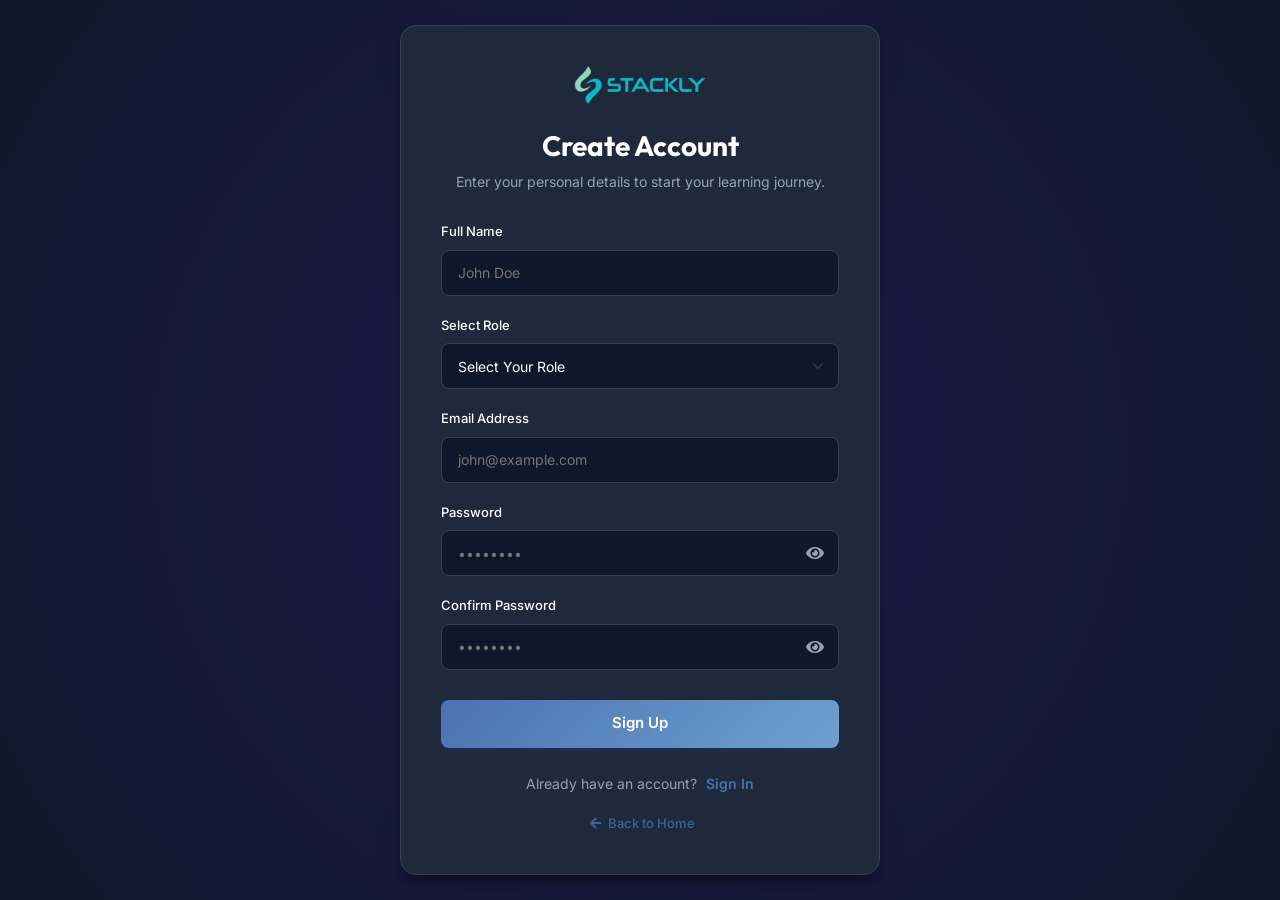
<file: register.html>
<!doctype html>
<html lang="en">
  <head>
    <meta charset="utf-8" />
    <title>Register Account - STACKLY eLEARNING</title>
    <meta content="width=device-width, initial-scale=1.0" name="viewport" />

    <!-- Google Web Fonts -->
    <link rel="preconnect" href="https://fonts.googleapis.com/" />
    <link rel="preconnect" href="https://fonts.gstatic.com/" crossorigin />
    <link
      href="https://fonts.googleapis.com/css2?family=Inter:wght@300;400;500;600;700&amp;family=Outfit:wght@400;500;600;700;800&amp;display=swap"
      rel="stylesheet"
    />

    <!-- Icon Font Stylesheet -->
    <link href="css/all.min.css" rel="stylesheet" />
    <link href="css/bootstrap-icons.css" rel="stylesheet" />

    <!-- Customized Bootstrap Stylesheet -->
    <link href="css/bootstrap.min.css" rel="stylesheet" />

    <style>
      :root {
        --primary-theme: #4a72b0;
        --primary-theme-hover: #6fa0d0;
        --dark-theme: #0f172a;
        --card-bg: #1e293b;
        --border-color: #334155;
        --white: #ffffff;
        --gray: #94a3b8;
        --light-gray: #f1f5f9;
        --input-bg: #0f172a;
      }
      body {
        width: 100%;
        min-height: 100vh;
        display: flex;
        justify-content: center;
        align-items: center;
        font-family: "Inter", sans-serif;
        background: radial-gradient(circle at center, #1e1b4b 0%, #0f172a 100%);
        margin: 0;
        padding: 20px;
        color: var(--white);
        position: relative;
        overflow-x: hidden;
      }
      .back-to-home {
        position: absolute;
        top: 25px;
        left: 25px;
        background-color: var(--card-bg);
        border: 1px solid var(--border-color);
        color: var(--white);
        padding: 10px 20px;
        border-radius: 8px;
        font-size: 14px;
        text-decoration: none;
        transition: all 0.3s ease;
        display: inline-flex;
        align-items: center;
        gap: 8px;
        box-shadow: 0 4px 6px -1px rgba(0, 0, 0, 0.1);
        z-index: 100;
      }
      .back-to-home:hover {
        background-color: var(--primary-theme);
        border-color: var(--primary-theme);
        color: var(--white);
      }
      .auth-card {
        width: 100%;
        max-width: 480px;
        background-color: var(--card-bg);
        border: 1px solid var(--border-color);
        border-radius: 16px;
        padding: 40px;
        box-shadow: 0 10px 25px -5px rgba(0, 0, 0, 0.3), 0 8px 10px -6px rgba(0, 0, 0, 0.3);
        z-index: 10;
        animation: fadeIn 0.4s ease-in-out;
      }
      @keyframes fadeIn {
        from { opacity: 0; transform: translateY(10px); }
        to { opacity: 1; transform: translateY(0); }
      }
      .logo-container {
        text-align: center;
        margin-bottom: 25px;
      }
      .logo-container img {
        height: 38px;
        object-fit: contain;
      }
      .auth-header {
        text-align: center;
        margin-bottom: 30px;
      }
      .auth-title {
        font-family: "Outfit", sans-serif;
        font-size: 28px;
        font-weight: 700;
        color: var(--white);
        margin-bottom: 8px;
      }
      .auth-desc {
        font-size: 14px;
        color: var(--gray);
        margin: 0;
      }
      .form-group {
        margin-bottom: 20px;
        text-align: left;
      }
      .form-label {
        display: block;
        margin-bottom: 8px;
        font-size: 13px;
        font-weight: 500;
        color: var(--white);
      }
      .form-input, .form-select {
        width: 100%;
        height: 46px;
        background-color: var(--input-bg);
        border: 1px solid var(--border-color);
        border-radius: 8px;
        padding: 0 16px;
        font-size: 14px;
        color: var(--white);
        outline: none;
        transition: all 0.25s ease;
      }
      .form-input:focus, .form-select:focus {
        border-color: var(--primary-theme);
        box-shadow: 0 0 0 3px rgba(59, 61, 184, 0.15);
      }
      .form-input-container {
        position: relative;
      }
      .btn-toggle-password {
        position: absolute;
        right: 15px;
        top: 50%;
        transform: translateY(-50%);
        background: none;
        border: none;
        color: var(--gray);
        cursor: pointer;
        padding: 0;
        display: flex;
        align-items: center;
        justify-content: center;
        z-index: 10;
        transition: color 0.2s ease;
      }
      .btn-toggle-password:hover {
        color: var(--white);
      }
      .form-select option {
        background-color: var(--card-bg);
        color: var(--white);
      }
      .checkbox-group {
        display: flex;
        align-items: center;
        gap: 8px;
      }
      .checkbox-input {
        width: 16px;
        height: 16px;
        accent-color: var(--primary-theme);
        cursor: pointer;
      }
      .checkbox-label {
        font-size: 13px;
        color: var(--gray);
        cursor: pointer;
      }
      .forgot-link {
        font-size: 13px;
        color: var(--primary-theme);
        text-decoration: none;
        transition: color 0.2s;
      }
      .forgot-link:hover {
        color: var(--primary-theme-hover);
        text-decoration: underline;
      }
      .btn-submit {
        width: 100%;
        height: 48px;
        background: linear-gradient(135deg, var(--primary-theme) 0%, var(--primary-theme-hover) 100%);
        border: none;
        border-radius: 8px;
        color: var(--white);
        font-size: 15px;
        font-weight: 600;
        cursor: pointer;
        transition: all 0.3s ease;
        margin-top: 10px;
        box-shadow: 0 4px 6px -1px rgba(59, 61, 184, 0.2);
      }
      .btn-submit:hover {
        transform: translateY(-1px);
        box-shadow: 0 10px 15px -3px rgba(59, 61, 184, 0.3);
      }
      .toggle-text {
        text-align: center;
        margin-top: 25px;
        font-size: 14px;
        color: var(--gray);
      }
      .toggle-link {
        color: var(--primary-theme);
        text-decoration: none;
        font-weight: 600;
        margin-left: 5px;
        transition: color 0.2s;
      }
      .toggle-link:hover {
        color: var(--primary-theme-hover);
        text-decoration: underline;
      }

      /* Mobile responsiveness overrides */
      @media (max-width: 600px) {
        body {
          padding: 15px;
        }
        .back-to-home {
          position: static;
          display: flex;
          margin-bottom: 20px;
          align-self: flex-start;
          width: fit-content;
        }
        .auth-card {
          padding: 25px 20px;
        }
        .auth-title {
          font-size: 24px;
        }
      }
      /* Animated Background Elements */
      .bg-bubbles {
        position: absolute;
        top: 0;
        left: 0;
        width: 100%;
        height: 100%;
        z-index: 1;
        overflow: hidden;
        margin: 0;
        padding: 0;
        pointer-events: none;
      }
      .bg-bubbles li {
        position: absolute;
        list-style: none;
        display: block;
        color: rgba(255, 255, 255, 0.05); /* very subtle white */
        bottom: -150px;
        animation: floatUp 25s infinite linear;
        transition-timing-function: ease-in-out;
        font-size: 24px;
      }
      /* Custom positions, sizes, animations and delays for each icon */
      .bg-bubbles li:nth-child(1) { left: 10%; font-size: 30px; animation-duration: 18s; }
      .bg-bubbles li:nth-child(2) { left: 20%; font-size: 40px; animation-delay: 2s; animation-duration: 22s; }
      .bg-bubbles li:nth-child(3) { left: 25%; font-size: 25px; animation-delay: 4s; }
      .bg-bubbles li:nth-child(4) { left: 40%; font-size: 35px; animation-duration: 20s; }
      .bg-bubbles li:nth-child(5) { left: 70%; font-size: 50px; }
      .bg-bubbles li:nth-child(6) { left: 80%; font-size: 30px; animation-delay: 3s; animation-duration: 15s; }
      .bg-bubbles li:nth-child(7) { left: 32%; font-size: 45px; animation-delay: 7s; }
      .bg-bubbles li:nth-child(8) { left: 55%; font-size: 28px; animation-delay: 15s; animation-duration: 28s; }
      .bg-bubbles li:nth-child(9) { left: 90%; font-size: 38px; animation-delay: 2s; }
      .bg-bubbles li:nth-child(10) { left: 85%; font-size: 42px; animation-delay: 5s; animation-duration: 17s; }

      @keyframes floatUp {
        0% {
          transform: translateY(0) rotate(0deg);
          opacity: 0;
        }
        10% {
          opacity: 0.8;
        }
        90% {
          opacity: 0.8;
        }
        100% {
          transform: translateY(-120vh) rotate(360deg);
          opacity: 0;
        }
      }
    </style>
  </head>
  <body>
    <!-- Animated background icons -->
    <ul class="bg-bubbles">
      <li><i class="fa fa-graduation-cap"></i></li>
      <li><i class="fa fa-book-open"></i></li>
      <li><i class="fa fa-lightbulb"></i></li>
      <li><i class="fa fa-pencil-alt"></i></li>
      <li><i class="fa fa-code"></i></li>
      <li><i class="fa fa-laptop-code"></i></li>
      <li><i class="fa fa-award"></i></li>
      <li><i class="fa fa-user-graduate"></i></li>
      <li><i class="fa fa-brain"></i></li>
      <li><i class="fa fa-microscope"></i></li>
    </ul>

    <div class="auth-card">
      <!-- 1. Sign In Form (Hidden by default on register page) -->
      <form id="login-form" class="form-auth" style="display: none;">
        <div class="logo-container">
          <img src="img/logo-stackly.webp" alt="Logo" />
        </div>
        <div class="auth-header">
          <h2 class="auth-title">Welcome Back</h2>
          <p class="auth-desc">Access your client portal or design dashboard.</p>
        </div>

        <div id="login-alert" class="alert alert-danger d-none py-2 px-3 text-center small mb-3"></div>

        <div class="form-group">
          <label class="form-label" for="login-role">Select Role</label>
          <select id="login-role" class="form-select text-white px-3" required>
            <option value="" disabled selected>Select Your Role</option>
            <option value="student">Student</option>
            <option value="instructor">Instructor</option>
            <option value="admin">Admin</option>
          </select>
        </div>

        <div class="form-group">
          <label class="form-label" for="login-email">Email Address</label>
          <input type="email" id="login-email" class="form-input" placeholder="john@example.com" autocomplete="off" required />
        </div>

        <div class="form-group">
          <label class="form-label" for="login-password">Password</label>
          <div class="form-input-container">
            <input type="password" id="login-password" class="form-input pe-5" placeholder="••••••••" required />
            <button type="button" class="btn-toggle-password">
              <i class="fa fa-eye"></i>
            </button>
          </div>
        </div>

        <div class="d-flex justify-content-between align-items-center mb-4">
          <div class="checkbox-group">
            <input type="checkbox" id="remember-me" class="checkbox-input" />
            <label for="remember-me" class="checkbox-label">Remember Me</label>
          </div>
          <a href="404.html" class="forgot-link">Forgot Password?</a>
        </div>

        <button type="submit" class="btn-submit">Access Portal</button>

        <p class="toggle-text">
          Don't have an account? <a href="#" id="to-signup" class="toggle-link">Sign Up</a>
        </p>
        <p class="text-center mt-3 mb-0">
          <a href="index.html" class="toggle-link" style="font-size: 13px; opacity: 0.8; font-weight: 500;">
            <i class="fa fa-arrow-left me-1"></i> Back to Home
          </a>
        </p>
      </form>

      <!-- 2. Sign Up Form (Visible by default on register page) -->
      <form id="signup-form" class="form-auth">
        <div class="logo-container">
          <img src="img/logo-stackly.webp" alt="Logo" />
        </div>
        <div class="auth-header">
          <h2 class="auth-title">Create Account</h2>
          <p class="auth-desc">Enter your personal details to start your learning journey.</p>
        </div>

        <div id="signup-alert" class="alert alert-danger d-none py-2 px-3 text-center small mb-3"></div>
        <div id="signup-success" class="alert alert-success d-none py-2 px-3 text-center small mb-3"></div>

        <div class="form-group">
          <label class="form-label" for="signup-name">Full Name</label>
          <input type="text" id="signup-name" class="form-input" placeholder="John Doe" required />
        </div>

        <div class="form-group">
          <label class="form-label" for="signup-role">Select Role</label>
          <select id="signup-role" class="form-select text-white px-3" required>
            <option value="" disabled selected>Select Your Role</option>
            <option value="student">Student</option>
            <option value="instructor">Instructor</option>
            <option value="admin">Admin</option>
          </select>
        </div>

        <div class="form-group">
          <label class="form-label" for="signup-email">Email Address</label>
          <input type="email" id="signup-email" class="form-input" placeholder="john@example.com" autocomplete="off" required />
        </div>

        <div class="form-group">
          <label class="form-label" for="signup-password">Password</label>
          <div class="form-input-container">
            <input type="password" id="signup-password" class="form-input pe-5" placeholder="••••••••" required />
            <button type="button" class="btn-toggle-password">
              <i class="fa fa-eye"></i>
            </button>
          </div>
        </div>

        <div class="form-group">
          <label class="form-label" for="signup-confirm-password">Confirm Password</label>
          <div class="form-input-container">
            <input type="password" id="signup-confirm-password" class="form-input pe-5" placeholder="••••••••" required />
            <button type="button" class="btn-toggle-password">
              <i class="fa fa-eye"></i>
            </button>
          </div>
        </div>

        <button type="submit" class="btn-submit">Sign Up</button>

        <p class="toggle-text">
          Already have an account? <a href="#" id="to-signin" class="toggle-link">Sign In</a>
        </p>
        <p class="text-center mt-3 mb-0">
          <a href="index.html" class="toggle-link" style="font-size: 13px; opacity: 0.8; font-weight: 500;">
            <i class="fa fa-arrow-left me-1"></i> Back to Home
          </a>
        </p>
      </form>
    </div>

    <!-- Script library -->
    <script src="js/jquery-3.4.1.min.js"></script>
    <script>
      $(document).ready(function () {
        function showSignUp() {
          $("#login-form").fadeOut(200, function() {
            $("#signup-form").fadeIn(200);
          });
        }

        function showSignIn() {
          $("#signup-form").fadeOut(200, function() {
            $("#login-form").fadeIn(200);
          });
        }

        $("#to-signup").on("click", function(e) {
          e.preventDefault();
          showSignUp();
        });

        $("#to-signin").on("click", function(e) {
          e.preventDefault();
          showSignIn();
        });

        // Helper to extract clean name from email
        function getNameFromEmail(email) {
          var namePart = email.split("@")[0];
          namePart = namePart.replace(/[._+]/g, " ");
          return namePart.replace(/\b\w/g, function (char) {
            return char.toUpperCase();
          });
        }

        // Seed default users if localStorage is empty
        var users = JSON.parse(localStorage.getItem("users")) || [];
        if (users.length === 0) {
          users.push({
            name: "Student Test",
            email: "student@elearning.com",
            password: "Student123!",
            role: "student",
          });
          users.push({
            name: "Instructor Test",
            email: "instructor@elearning.com",
            password: "Instructor123!",
            role: "instructor",
          });
          users.push({
            name: "Admin Test",
            email: "admin@elearning.com",
            password: "Admin123!",
            role: "admin",
          });
          localStorage.setItem("users", JSON.stringify(users));
        }

        // Remember me logic is disabled by user request to not show last logged email

        $("#signup-name").on("input", function () {
          var val = $(this).val();
          $(this).val(val.replace(/[0-9]/g, ""));
        });

        // Auth validations & LocalStorage
        $("#signup-form").on("submit", function (e) {
          e.preventDefault();
          $("#signup-alert").addClass("d-none");
          $("#signup-success").addClass("d-none");

          var name = $("#signup-name").val().trim();
          var email = $("#signup-email").val().trim();
          var password = $("#signup-password").val();
          var confirmPassword = $("#signup-confirm-password").val();
          var role = $("#signup-role").val();

          // Validations
          if (/\d/.test(name)) {
            $("#signup-alert")
              .text("Name should not contain numbers.")
              .removeClass("d-none");
            return;
          }

          var emailRegex = /^[^\s@]+@[^\s@]+\.[^\s@]+$/;
          if (!emailRegex.test(email)) {
            $("#signup-alert")
              .text("Please enter a valid email address.")
              .removeClass("d-none");
            return;
          }

          // Password validation: 8+ chars, upper, lower, digit, symbol
          var passRegex =
            /^(?=.*[a-z])(?=.*[A-Z])(?=.*\d)(?=.*[@$!%*?&])[A-Za-z\d@$!%*?&]{8,}$/;
          if (!passRegex.test(password)) {
            $("#signup-alert")
              .html(
                "Password must be at least 8 characters long, contain an uppercase letter, a lowercase letter, a digit, and a special character (@$!%*?&).",
              )
              .removeClass("d-none");
            return;
          }

          // Confirm password validation
          if (password !== confirmPassword) {
            $("#signup-alert")
              .text("Passwords do not match.")
              .removeClass("d-none");
            return;
          }

          // Check duplicate
          var users = JSON.parse(localStorage.getItem("users")) || [];
          var exists = users.some((u) => u.email === email);
          if (exists) {
            $("#signup-alert")
              .text("An account with this email already exists.")
              .removeClass("d-none");
            return;
          }

          // Register user
          users.push({
            name: name,
            email: email,
            password: password,
            role: role,
          });
          localStorage.setItem("users", JSON.stringify(users));

          $("#signup-success")
            .text("Registration successful! Switching to Login...")
            .removeClass("d-none");

          // Clear inputs
          $("#signup-name").val("");
          $("#signup-email").val("");
          $("#signup-password").val("");
          $("#signup-confirm-password").val("");
          $("#signup-role").val("");

          // Auto switch to sign in after 2 seconds
          setTimeout(function () {
            showSignIn();
          }, 2000);
        });

        $("#login-form").on("submit", function (e) {
          e.preventDefault();
          $("#login-alert").addClass("d-none");

          var email = $("#login-email").val().trim();
          var password = $("#login-password").val();
          var role = $("#login-role").val();

          // Enforce Password complexity validation on login page
          var passRegex =
            /^(?=.*[a-z])(?=.*[A-Z])(?=.*\d)(?=.*[@$!%*?&])[A-Za-z\d@$!%*?&]{8,}$/;
          if (!passRegex.test(password)) {
            $("#login-alert")
              .html(
                "Password must be at least 8 characters long, contain an uppercase letter, a lowercase letter, a digit, and a special character (@$!%*?&).",
              )
              .removeClass("d-none");
            return;
          }

          var users = JSON.parse(localStorage.getItem("users")) || [];
          var user = users.find(
            (u) => u.email === email && u.password === password,
          );

          if (!user) {
            // Mock dynamic login user on the fly using dynamic name extraction
            var extractedName = getNameFromEmail(email);
            user = {
              name: extractedName,
              email: email,
              password: password,
              role: role,
            };
          } else {
            // Force role to selected role from dropdown
            user.role = role;
          }

          // Remember me storage logic
          if ($("#remember-me").is(":checked")) {
            localStorage.setItem("rememberedEmail", email);
            localStorage.setItem("rememberedPassword", password);
          } else {
            localStorage.removeItem("rememberedEmail");
            localStorage.removeItem("rememberedPassword");
          }

          // Set active session
          localStorage.setItem("currentUser", JSON.stringify(user));

          // Redirect to dashboard
          window.location.href = "dashboard.html";
        });

        // Toggle password visibility click handler
        $(document).on("click", ".btn-toggle-password", function (e) {
          e.preventDefault();
          var input = $(this).siblings("input");
          var icon = $(this).find("i");
          if (input.attr("type") === "password") {
            input.attr("type", "text");
            icon.removeClass("fa-eye").addClass("fa-eye-slash");
          } else {
            input.attr("type", "password");
            icon.removeClass("fa-eye-slash").addClass("fa-eye");
          }
        });
      });
    </script>
  </body>
</html>
</file>
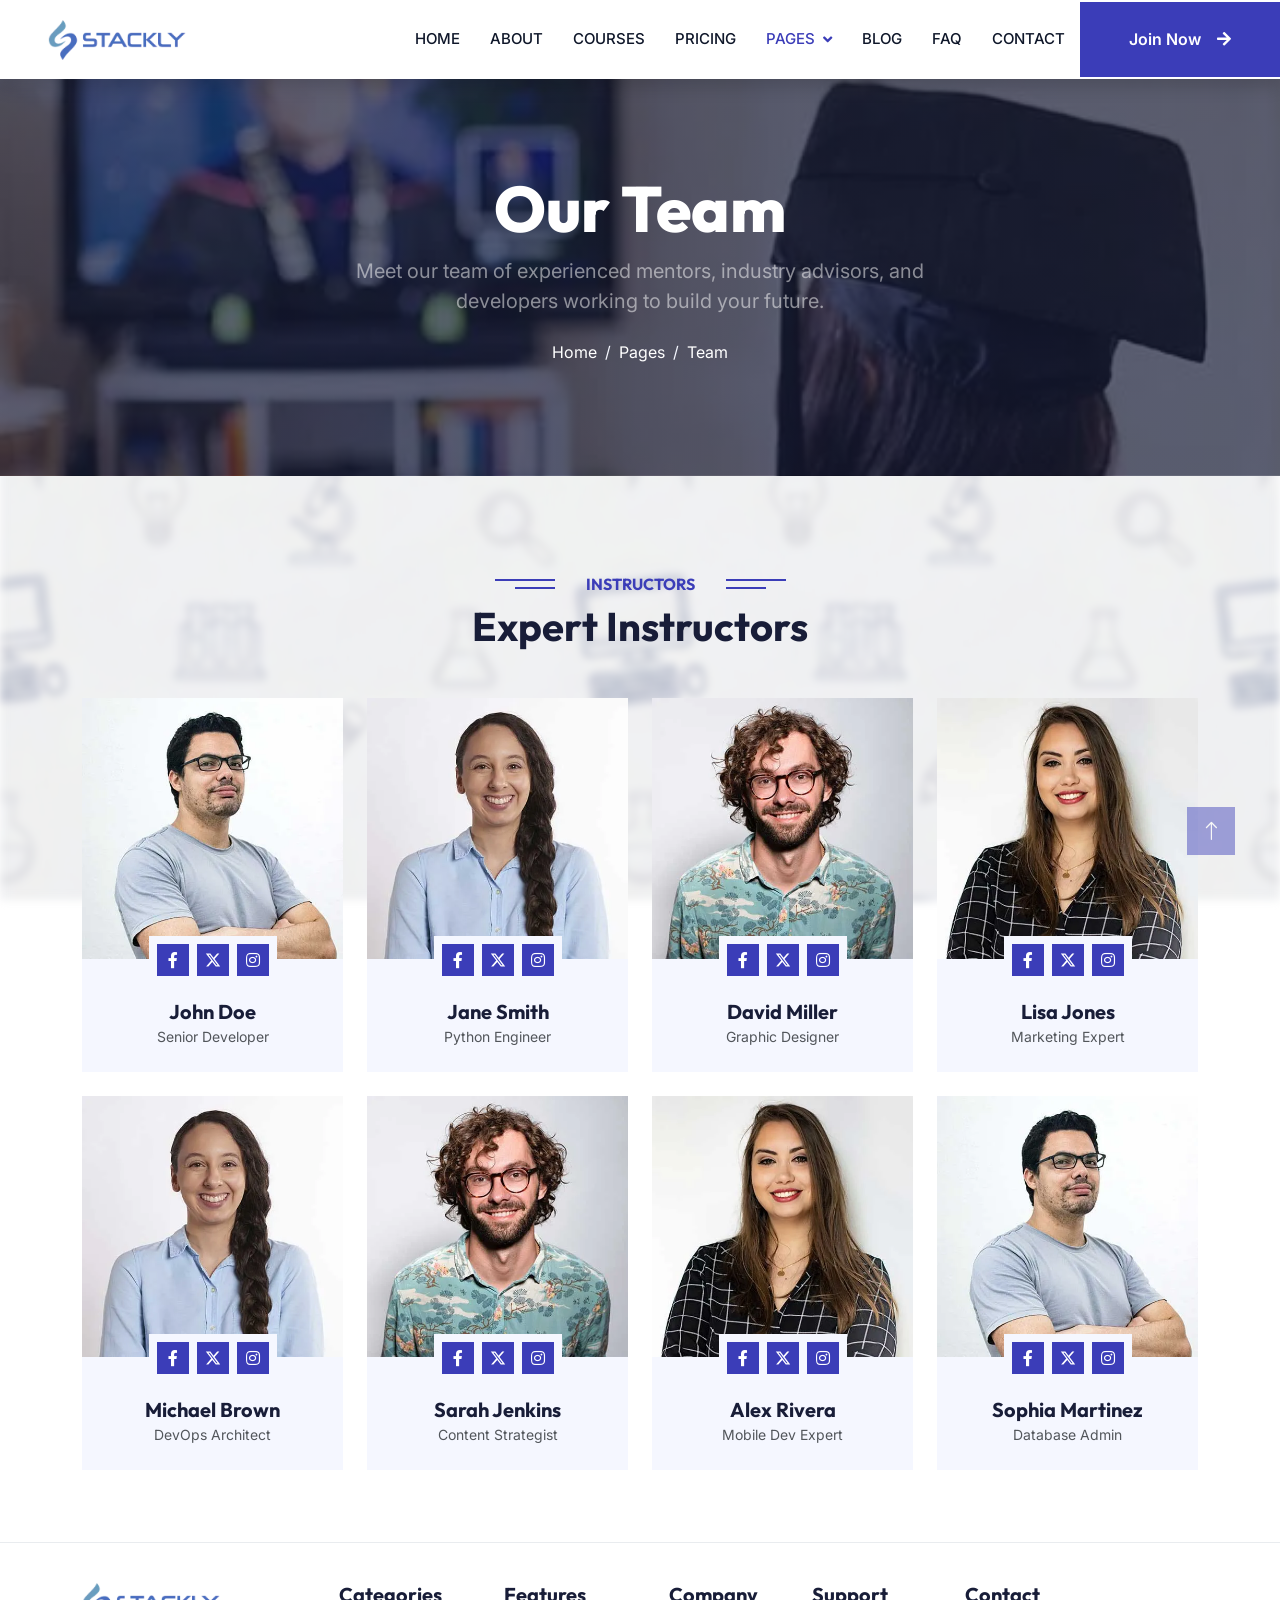
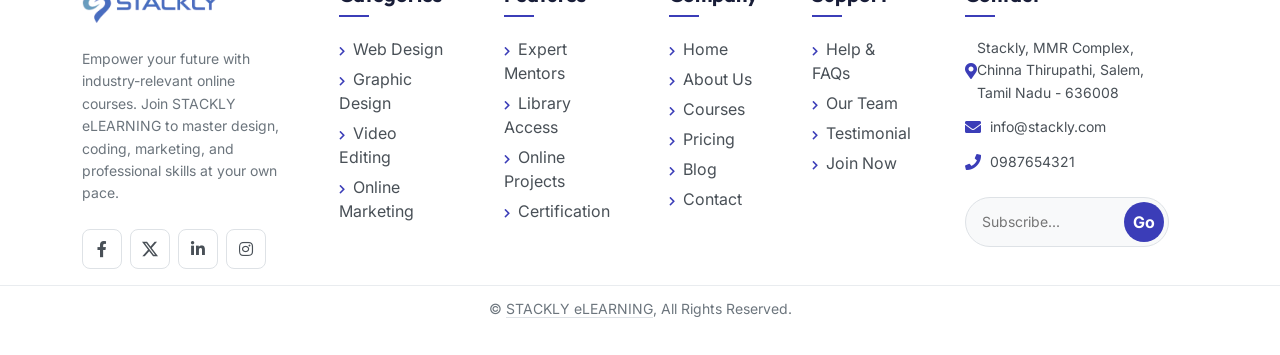
<file: team.html>
<!doctype html>
<html lang="en">
<!-- Mirrored from themewagon.github.io/elearning/team.html by HTTrack Website Copier/3.x [XR&CO'2014], Mon, 13 Jul 2026 05:12:13 GMT -->
<!-- Added by HTTrack -->
<meta http-equiv="content-type" content="text/html;charset=utf-8" /><!-- /Added by HTTrack -->

<head>
  <meta charset="utf-8" />
  <title>eLEARNING - eLearning HTML Template</title>
  <meta content="width=device-width, initial-scale=1.0" name="viewport" />
  <meta content="" name="keywords" />
  <meta content="" name="description" />

  <!-- Favicon -->
  <link href="img/favicon.html" rel="icon" />

  <!-- Google Web Fonts -->
  <link rel="preconnect" href="https://fonts.googleapis.com/" />
  <link rel="preconnect" href="https://fonts.gstatic.com/" crossorigin />
  <link
    href="https://fonts.googleapis.com/css2?family=Inter:wght@300;400;500;600;700&amp;family=Outfit:wght@400;500;600;700;800&amp;display=swap"
    rel="stylesheet" />

  <!-- Icon Font Stylesheet -->
  <link href="css/all.min.css" rel="stylesheet" />
  <link href="css/bootstrap-icons.css" rel="stylesheet" />

  <!-- Libraries Stylesheet -->
  <link href="lib/animate/animate.min.css" rel="stylesheet" />
  <link href="lib/owlcarousel/assets/owl.carousel.min.css" rel="stylesheet" />

  <!-- Customized Bootstrap Stylesheet -->
  <link href="css/bootstrap.min.css" rel="stylesheet" />

  <!-- Template Stylesheet -->
  <link href="css/style.css" rel="stylesheet" />
</head>

<body>
  <!-- Spinner Start -->
  <div id="spinner"
    class="show bg-white position-fixed translate-middle w-100 vh-100 top-50 start-50 d-flex align-items-center justify-content-center">
    <div class="spinner-border text-primary" style="width: 3rem; height: 3rem" role="status">
      <span class="sr-only">Loading...</span>
    </div>
  </div>
  <!-- Spinner End -->

  <!-- Mobile Sidebar Drawer -->
  <nav id="mobile-sidebar" class="d-lg-none">
    <div class="sidebar-header d-flex align-items-center justify-content-between">
      <a href="index.html" class="d-flex align-items-center text-decoration-none flex-grow-1">
        <img src="img/logo-stackly.webp" alt="Logo" style="height: 65px; max-width: 100%; object-fit: contain;" />
      </a>
      <button id="close-mobile-sidebar" class="btn text-white p-0 ms-2"
        style="background: transparent; border: none; font-size: 12px; line-height: 1;">
        <i class="fa fa-times"></i>
      </button>
    </div>
    <ul class="list-unstyled components">
      <li class="active"><a href="index.html"><i class="fa fa-home me-2"></i>Home</a></li>
      <li><a href="about.html"><i class="fa fa-info-circle me-2"></i>About</a></li>
      <li><a href="courses.html"><i class="fa fa-book-open me-2"></i>Courses</a></li>
      <li><a href="pricing.html"><i class="fa fa-tags me-2"></i>Pricing</a></li>
      <li><a href="team.html"><i class="fa fa-users me-2"></i>Our Team</a></li>
      <li><a href="testimonial.html"><i class="fa fa-comments me-2"></i>Testimonials</a></li>
      <li><a href="blog.html"><i class="fa fa-blog me-2"></i>Blog</a></li>
      <li><a href="faq.html"><i class="fa fa-question-circle me-2"></i>FAQ</a></li>
      <li><a href="contact.html"><i class="fa fa-envelope me-2"></i>Contact</a></li>
      <li class="mt-3 border-top pt-2"><a href="login.html" id="join-mobile-btn" class="text-info fw-bold"><i
            class="fa fa-sign-in-alt me-2"></i>Join Now</a></li>
      <li class="mt-3 px-3 py-2 text-muted sidebar-contact-info"
        style="font-size: 11px; border-top: 1px dashed rgba(255,255,255,0.1); list-style-type: none;">
        <div class="mb-2">
          <strong class="text-white d-block mb-1"
            style="font-size: 10px; opacity: 0.8; letter-spacing: 0.5px;">Contact</strong>
          <i class="fa fa-phone me-2 text-info"></i>0987654321
        </div>
        <div class="mb-2" style="word-break: break-all;">
          <strong class="text-white d-block mb-1"
            style="font-size: 10px; opacity: 0.8; letter-spacing: 0.5px;">Email</strong>
          <i class="fa fa-envelope me-2 text-info"></i>info@stackly.com
        </div>
        <div>
          <strong class="text-white d-block mb-1"
            style="font-size: 10px; opacity: 0.8; letter-spacing: 0.5px;">Address</strong>
          <i class="fa fa-map-marker-alt me-2 text-info"></i>Stackly, MMR Complex, Chinna Thirupathi<br />Salem, Tamil Nadu -
          636008
        </div>
      </li>
    </ul>
  </nav>

  <!-- Navbar Start -->
  <nav class="navbar navbar-expand-lg bg-white navbar-light shadow sticky-top p-0">
    <a href="index.html" class="navbar-brand d-flex align-items-center px-4 px-lg-5">
      <img src="img/logo-stackly.webp" alt="Logo" style="height: 40px; margin-right: 10px" />
    </a>
    <button type="button" class="navbar-toggler me-4" id="mobile-sidebar-toggle">
      <span class="navbar-toggler-icon"></span>
    </button>
    <div class="collapse navbar-collapse" id="navbarCollapse">
      <div class="navbar-nav ms-auto p-4 p-lg-0">
        <a href="index.html" class="nav-item nav-link">Home</a>
        <a href="about.html" class="nav-item nav-link">About</a>
        <a href="courses.html" class="nav-item nav-link">Courses</a>
        <a href="pricing.html" class="nav-item nav-link">Pricing</a>
        <div class="nav-item dropdown">
          <a href="#" class="nav-link dropdown-toggle active" data-bs-toggle="dropdown">Pages</a>
          <div class="dropdown-menu fade-down m-0">
            <a href="team.html" class="dropdown-item">Our Team</a>
            <a href="testimonial.html" class="dropdown-item">Testimonial</a>
          </div>
        </div>
        <a href="blog.html" class="nav-item nav-link">Blog</a>
        <a href="faq.html" class="nav-item nav-link">FAQ</a>
        <a href="contact.html" class="nav-item nav-link">Contact</a>
      </div>
      <a href="login.html" id="join-btn" class="btn btn-primary py-4 px-lg-5 d-none d-lg-block">Join Now<i
          class="fa fa-arrow-right ms-3"></i></a>
    </div>
  </nav>
  <!-- Navbar End -->

  <!-- Header Start -->
  <div class="container-fluid bg-primary py-5 mb-5 page-header team-header">
    <div class="container py-5">
      <div class="row justify-content-center">
        <div class="col-lg-10 text-center">
          <h1 class="display-3 text-white animated slideInDown">Our Team</h1>
          <p class="text-white-50 fs-5 mb-4 mx-auto" style="max-width: 600px">
            Meet our team of experienced mentors, industry advisors, and
            developers working to build your future.
          </p>
          <nav aria-label="breadcrumb">
            <ol class="breadcrumb justify-content-center">
              <li class="breadcrumb-item">
                <a class="text-white" href="index.html">Home</a>
              </li>
              <li class="breadcrumb-item">
                <a class="text-white" href="index.html">Pages</a>
              </li>
              <li class="breadcrumb-item text-white active" aria-current="page">
                Team
              </li>
            </ol>
          </nav>
        </div>
      </div>
    </div>
  </div>
  <!-- Header End -->

  <!-- Team Start -->
  <div class="container-xxl py-5">
    <div class="container">
      <div class="text-center wow fadeInUp" data-wow-delay="0.1s">
        <h6 class="section-title bg-white text-center text-primary px-3">
          Instructors
        </h6>
        <h1 class="mb-5">Expert Instructors</h1>
      </div>
      <div class="row g-4">
        <div class="col-lg-3 col-md-6 wow fadeInUp" data-wow-delay="0.1s">
          <div class="team-item bg-light">
            <div class="overflow-hidden">
              <img class="img-fluid" src="img/team-1.webp" alt="" />
            </div>
            <div class="position-relative d-flex justify-content-center" style="margin-top: -23px">
              <div class="bg-light d-flex justify-content-center pt-2 px-1">
                <a class="btn btn-sm-square btn-primary mx-1" href="404.html"><i class="fab fa-facebook-f"></i></a>
                <a class="btn btn-sm-square btn-primary mx-1" href="404.html"><svg xmlns="http://www.w3.org/2000/svg"
                    width="1em" height="1em" fill="currentColor" viewBox="0 0 512 512" style="vertical-align: -0.125em">
                    <path
                      d="M389.2 48h70.6L305.6 224.2 487 464H345L233.7 318.6 106.5 464H35.8L200.7 275.5 26.8 48H172.4L272.9 180.9 389.2 48zM364.4 421.8h39.1L151.1 88h-42L364.4 421.8z" />
                  </svg></a>
                <a class="btn btn-sm-square btn-primary mx-1" href="404.html"><i class="fab fa-instagram"></i></a>
              </div>
            </div>
            <div class="text-center p-4">
              <h5 class="mb-0">John Doe</h5>
              <small>Senior Developer</small>
            </div>
          </div>
        </div>
        <div class="col-lg-3 col-md-6 wow fadeInUp" data-wow-delay="0.3s">
          <div class="team-item bg-light">
            <div class="overflow-hidden">
              <img class="img-fluid" src="img/team-2.webp" alt="" />
            </div>
            <div class="position-relative d-flex justify-content-center" style="margin-top: -23px">
              <div class="bg-light d-flex justify-content-center pt-2 px-1">
                <a class="btn btn-sm-square btn-primary mx-1" href="404.html"><i class="fab fa-facebook-f"></i></a>
                <a class="btn btn-sm-square btn-primary mx-1" href="404.html"><svg xmlns="http://www.w3.org/2000/svg"
                    width="1em" height="1em" fill="currentColor" viewBox="0 0 512 512" style="vertical-align: -0.125em">
                    <path
                      d="M389.2 48h70.6L305.6 224.2 487 464H345L233.7 318.6 106.5 464H35.8L200.7 275.5 26.8 48H172.4L272.9 180.9 389.2 48zM364.4 421.8h39.1L151.1 88h-42L364.4 421.8z" />
                  </svg></a>
                <a class="btn btn-sm-square btn-primary mx-1" href="404.html"><i class="fab fa-instagram"></i></a>
              </div>
            </div>
            <div class="text-center p-4">
              <h5 class="mb-0">Jane Smith</h5>
              <small>Python Engineer</small>
            </div>
          </div>
        </div>
        <div class="col-lg-3 col-md-6 wow fadeInUp" data-wow-delay="0.5s">
          <div class="team-item bg-light">
            <div class="overflow-hidden">
              <img class="img-fluid" src="img/team-3.webp" alt="" />
            </div>
            <div class="position-relative d-flex justify-content-center" style="margin-top: -23px">
              <div class="bg-light d-flex justify-content-center pt-2 px-1">
                <a class="btn btn-sm-square btn-primary mx-1" href="404.html"><i class="fab fa-facebook-f"></i></a>
                <a class="btn btn-sm-square btn-primary mx-1" href="404.html"><svg xmlns="http://www.w3.org/2000/svg"
                    width="1em" height="1em" fill="currentColor" viewBox="0 0 512 512" style="vertical-align: -0.125em">
                    <path
                      d="M389.2 48h70.6L305.6 224.2 487 464H345L233.7 318.6 106.5 464H35.8L200.7 275.5 26.8 48H172.4L272.9 180.9 389.2 48zM364.4 421.8h39.1L151.1 88h-42L364.4 421.8z" />
                  </svg></a>
                <a class="btn btn-sm-square btn-primary mx-1" href="404.html"><i class="fab fa-instagram"></i></a>
              </div>
            </div>
            <div class="text-center p-4">
              <h5 class="mb-0">David Miller</h5>
              <small>Graphic Designer</small>
            </div>
          </div>
        </div>
        <div class="col-lg-3 col-md-6 wow fadeInUp" data-wow-delay="0.7s">
          <div class="team-item bg-light">
            <div class="overflow-hidden">
              <img class="img-fluid" src="img/team-4.webp" alt="" />
            </div>
            <div class="position-relative d-flex justify-content-center" style="margin-top: -23px">
              <div class="bg-light d-flex justify-content-center pt-2 px-1">
                <a class="btn btn-sm-square btn-primary mx-1" href="404.html"><i class="fab fa-facebook-f"></i></a>
                <a class="btn btn-sm-square btn-primary mx-1" href="404.html"><svg xmlns="http://www.w3.org/2000/svg"
                    width="1em" height="1em" fill="currentColor" viewBox="0 0 512 512" style="vertical-align: -0.125em">
                    <path
                      d="M389.2 48h70.6L305.6 224.2 487 464H345L233.7 318.6 106.5 464H35.8L200.7 275.5 26.8 48H172.4L272.9 180.9 389.2 48zM364.4 421.8h39.1L151.1 88h-42L364.4 421.8z" />
                  </svg></a>
                <a class="btn btn-sm-square btn-primary mx-1" href="404.html"><i class="fab fa-instagram"></i></a>
              </div>
            </div>
            <div class="text-center p-4">
              <h5 class="mb-0">Lisa Jones</h5>
              <small>Marketing Expert</small>
            </div>
          </div>
        </div>
        <div class="col-lg-3 col-md-6 wow fadeInUp" data-wow-delay="0.1s">
          <div class="team-item bg-light">
            <div class="overflow-hidden">
              <img class="img-fluid" src="img/team-2.webp" alt="" />
            </div>
            <div class="position-relative d-flex justify-content-center" style="margin-top: -23px">
              <div class="bg-light d-flex justify-content-center pt-2 px-1">
                <a class="btn btn-sm-square btn-primary mx-1" href="404.html"><i class="fab fa-facebook-f"></i></a>
                <a class="btn btn-sm-square btn-primary mx-1" href="404.html"><svg xmlns="http://www.w3.org/2000/svg"
                    width="1em" height="1em" fill="currentColor" viewBox="0 0 512 512" style="vertical-align: -0.125em">
                    <path
                      d="M389.2 48h70.6L305.6 224.2 487 464H345L233.7 318.6 106.5 464H35.8L200.7 275.5 26.8 48H172.4L272.9 180.9 389.2 48zM364.4 421.8h39.1L151.1 88h-42L364.4 421.8z" />
                  </svg></a>
                <a class="btn btn-sm-square btn-primary mx-1" href="404.html"><i class="fab fa-instagram"></i></a>
              </div>
            </div>
            <div class="text-center p-4">
              <h5 class="mb-0">Michael Brown</h5>
              <small>DevOps Architect</small>
            </div>
          </div>
        </div>
        <div class="col-lg-3 col-md-6 wow fadeInUp" data-wow-delay="0.3s">
          <div class="team-item bg-light">
            <div class="overflow-hidden">
              <img class="img-fluid" src="img/team-3.webp" alt="" />
            </div>
            <div class="position-relative d-flex justify-content-center" style="margin-top: -23px">
              <div class="bg-light d-flex justify-content-center pt-2 px-1">
                <a class="btn btn-sm-square btn-primary mx-1" href="404.html"><i class="fab fa-facebook-f"></i></a>
                <a class="btn btn-sm-square btn-primary mx-1" href="404.html"><svg xmlns="http://www.w3.org/2000/svg"
                    width="1em" height="1em" fill="currentColor" viewBox="0 0 512 512" style="vertical-align: -0.125em">
                    <path
                      d="M389.2 48h70.6L305.6 224.2 487 464H345L233.7 318.6 106.5 464H35.8L200.7 275.5 26.8 48H172.4L272.9 180.9 389.2 48zM364.4 421.8h39.1L151.1 88h-42L364.4 421.8z" />
                  </svg></a>
                <a class="btn btn-sm-square btn-primary mx-1" href="404.html"><i class="fab fa-instagram"></i></a>
              </div>
            </div>
            <div class="text-center p-4">
              <h5 class="mb-0">Sarah Jenkins</h5>
              <small>Content Strategist</small>
            </div>
          </div>
        </div>
        <div class="col-lg-3 col-md-6 wow fadeInUp" data-wow-delay="0.5s">
          <div class="team-item bg-light">
            <div class="overflow-hidden">
              <img class="img-fluid" src="img/team-4.webp" alt="" />
            </div>
            <div class="position-relative d-flex justify-content-center" style="margin-top: -23px">
              <div class="bg-light d-flex justify-content-center pt-2 px-1">
                <a class="btn btn-sm-square btn-primary mx-1" href="404.html"><i class="fab fa-facebook-f"></i></a>
                <a class="btn btn-sm-square btn-primary mx-1" href="404.html"><svg xmlns="http://www.w3.org/2000/svg"
                    width="1em" height="1em" fill="currentColor" viewBox="0 0 512 512" style="vertical-align: -0.125em">
                    <path
                      d="M389.2 48h70.6L305.6 224.2 487 464H345L233.7 318.6 106.5 464H35.8L200.7 275.5 26.8 48H172.4L272.9 180.9 389.2 48zM364.4 421.8h39.1L151.1 88h-42L364.4 421.8z" />
                  </svg></a>
                <a class="btn btn-sm-square btn-primary mx-1" href="404.html"><i class="fab fa-instagram"></i></a>
              </div>
            </div>
            <div class="text-center p-4">
              <h5 class="mb-0">Alex Rivera</h5>
              <small>Mobile Dev Expert</small>
            </div>
          </div>
        </div>
        <div class="col-lg-3 col-md-6 wow fadeInUp" data-wow-delay="0.7s">
          <div class="team-item bg-light">
            <div class="overflow-hidden">
              <img class="img-fluid" src="img/team-1.webp" alt="" />
            </div>
            <div class="position-relative d-flex justify-content-center" style="margin-top: -23px">
              <div class="bg-light d-flex justify-content-center pt-2 px-1">
                <a class="btn btn-sm-square btn-primary mx-1" href="404.html"><i class="fab fa-facebook-f"></i></a>
                <a class="btn btn-sm-square btn-primary mx-1" href="404.html"><svg xmlns="http://www.w3.org/2000/svg"
                    width="1em" height="1em" fill="currentColor" viewBox="0 0 512 512" style="vertical-align: -0.125em">
                    <path
                      d="M389.2 48h70.6L305.6 224.2 487 464H345L233.7 318.6 106.5 464H35.8L200.7 275.5 26.8 48H172.4L272.9 180.9 389.2 48zM364.4 421.8h39.1L151.1 88h-42L364.4 421.8z" />
                  </svg></a>
                <a class="btn btn-sm-square btn-primary mx-1" href="404.html"><i class="fab fa-instagram"></i></a>
              </div>
            </div>
            <div class="text-center p-4">
              <h5 class="mb-0">Sophia Martinez</h5>
              <small>Database Admin</small>
            </div>
          </div>
        </div>
      </div>
    </div>
  </div>
  <!-- Team End -->

  <!-- Footer Start -->
  <footer class="custom-footer py-4 mt-4">
    <div class="container pt-3 pb-0">
      <div class="row g-4">
        <!-- Col 1: Logo & Description -->
        <div class="col-lg-3 col-md-4">
          <a href="index.html">
            <img src="img/logo-stackly.webp" alt="Logo" style="height: 40px; margin-bottom: 25px" />
          </a>
          <p>
            Empower your future with industry-relevant online courses. Join
            STACKLY eLEARNING to master design, coding, marketing, and
            professional skills at your own pace.
          </p>
          <div class="social-icons mt-4">
            <a href="404.html"><i class="fab fa-facebook-f"></i></a>
            <a href="404.html"><svg xmlns="http://www.w3.org/2000/svg" width="1em" height="1em" fill="currentColor"
                viewBox="0 0 16 16" style="vertical-align: -0.125em">
                <path
                  d="M12.6.75h2.454l-5.36 6.142L16 15.25h-4.937l-3.867-5.07-4.425 5.07H.316l5.733-6.57L0 .75h5.063l3.495 4.633L12.601.75Zm-.86 13.028h1.36L4.323 2.145H2.865l8.875 11.633Z" />
              </svg></a>
            <a href="404.html"><i class="fab fa-linkedin-in"></i></a>
            <a href="404.html"><i class="fab fa-instagram"></i></a>
          </div>
        </div>

        <!-- Col 2: Categories -->
        <div class="col-lg-2 col-md-4">
          <h5>Categories</h5>
          <a href="courses.html" class="footer-link"><i class="fa fa-chevron-right"></i>Web Design</a>
          <a href="courses.html" class="footer-link"><i class="fa fa-chevron-right"></i>Graphic Design</a>
          <a href="courses.html" class="footer-link"><i class="fa fa-chevron-right"></i>Video Editing</a>
          <a href="courses.html" class="footer-link"><i class="fa fa-chevron-right"></i>Online Marketing</a>
        </div>

        <!-- Col 3: Features -->
        <div class="col-lg-2 col-md-4">
          <h5>Features</h5>
          <a href="about.html" class="footer-link"><i class="fa fa-chevron-right"></i>Expert Mentors</a>
          <a href="about.html" class="footer-link"><i class="fa fa-chevron-right"></i>Library Access</a>
          <a href="about.html" class="footer-link"><i class="fa fa-chevron-right"></i>Online Projects</a>
          <a href="about.html" class="footer-link"><i class="fa fa-chevron-right"></i>Certification</a>
        </div>

        <!-- Col 4: Company -->
        <div class="col-lg-1 col-md-4">
          <h5>Company</h5>
          <a href="index.html" class="footer-link"><i class="fa fa-chevron-right"></i>Home</a>
          <a href="about.html" class="footer-link"><i class="fa fa-chevron-right"></i>About Us</a>
          <a href="courses.html" class="footer-link"><i class="fa fa-chevron-right"></i>Courses</a>
          <a href="pricing.html" class="footer-link"><i class="fa fa-chevron-right"></i>Pricing</a>
          <a href="blog.html" class="footer-link"><i class="fa fa-chevron-right"></i>Blog</a>
          <a href="contact.html" class="footer-link"><i class="fa fa-chevron-right"></i>Contact</a>
        </div>

        <!-- Col 5: Support -->
        <div class="col-lg-2 col-md-4">
          <h5>Support</h5>
          <a href="faq.html" class="footer-link"><i class="fa fa-chevron-right"></i>Help & FAQs</a>
          <a href="team.html" class="footer-link"><i class="fa fa-chevron-right"></i>Our Team</a>
          <a href="testimonial.html" class="footer-link"><i class="fa fa-chevron-right"></i>Testimonial</a>
          <a href="login.html" class="footer-link"><i class="fa fa-chevron-right"></i>Join Now</a>
        </div>

        <!-- Col 6: Contact & Newsletter -->
        <div class="col-lg-2 col-md-4 contact-info">
          <h5>Contact</h5>
          <p>
            <i class="fa fa-map-marker-alt"></i>Stackly, MMR Complex, Chinna Thirupathi, Salem, Tamil Nadu - 636008
          </p>
          <p><i class="fa fa-envelope"></i>info@stackly.com</p>
          <p><i class="fa fa-phone"></i>0987654321</p>
          <div class="subscribe-bar mt-4">
            <input type="text" placeholder="Subscribe..." />
            <button type="button">Go</button>
          </div>
        </div>
      </div>
    </div>
    <div class="copyright-bar mt-3">
      <div class="container">
        <div class="row">
          <div class="col-md-12 text-center">
            &copy;
            <a class="border-bottom text-decoration-none text-muted" href="index.html">STACKLY eLEARNING</a>, All Rights
            Reserved.
          </div>
        </div>
      </div>
    </div>
  </footer>
  <!-- Footer End -->

  <!-- Back to Top -->
  <a href="404.html" class="btn btn-lg btn-primary btn-lg-square back-to-top"><i class="bi bi-arrow-up"></i></a>

  <!-- JavaScript Libraries -->
  <script src="js/jquery-3.4.1.min.js"></script>
  <script src="js/bootstrap.bundle.min.js"></script>
  <script src="lib/wow/wow.min.js"></script>
  <script src="lib/easing/easing.min.js"></script>
  <script src="lib/waypoints/waypoints.min.js"></script>
  <script src="lib/owlcarousel/owl.carousel.min.js"></script>

  <!-- Template Javascript -->
  <script src="js/main.js"></script>

  <script>
    $(document).ready(function () {
      var currentUser = JSON.parse(localStorage.getItem("currentUser"));
      if (currentUser) {
        $("#join-btn, #join-mobile-btn")
          .html('Dashboard <i class="fa fa-arrow-right ms-3"></i>')
          .attr("href", "dashboard.html");
      } else {
        $("#join-btn, #join-mobile-btn").attr("href", "login.html");
      }

      // Highlight active link in mobile sidebar dynamically
      var path = window.location.pathname.split("/").pop();
      if (!path || path === "") {
        path = "index.html";
      }
      $("#mobile-sidebar ul li").removeClass("active");
      $("#mobile-sidebar ul li a").each(function () {
        var href = $(this).attr("href");
        if (href === path) {
          $(this).parent().addClass("active");
        }
      });

      // Mobile Sidebar Drawer Toggler
      $("#mobile-sidebar-toggle").on("click", function (e) {
        e.preventDefault();
        e.stopPropagation();
        $("#mobile-sidebar").addClass("active");
        $("html, body").addClass("mobile-sidebar-open");
      });

      $("#close-mobile-sidebar").on("click", function () {
        $("#mobile-sidebar").removeClass("active");
        $("html, body").removeClass("mobile-sidebar-open");
      });

      // Hide when clicking outside
      $(document).on("click", function (e) {
        if (!$(e.target).closest("#mobile-sidebar").length && !$(e.target).closest("#mobile-sidebar-toggle").length) {
          $("#mobile-sidebar").removeClass("active");
          $("html, body").removeClass("mobile-sidebar-open");
        }
      });
    });
  </script>
</body>

<!-- Mirrored from themewagon.github.io/elearning/team.html by HTTrack Website Copier/3.x [XR&CO'2014], Mon, 13 Jul 2026 05:12:13 GMT -->

</html>
</file>
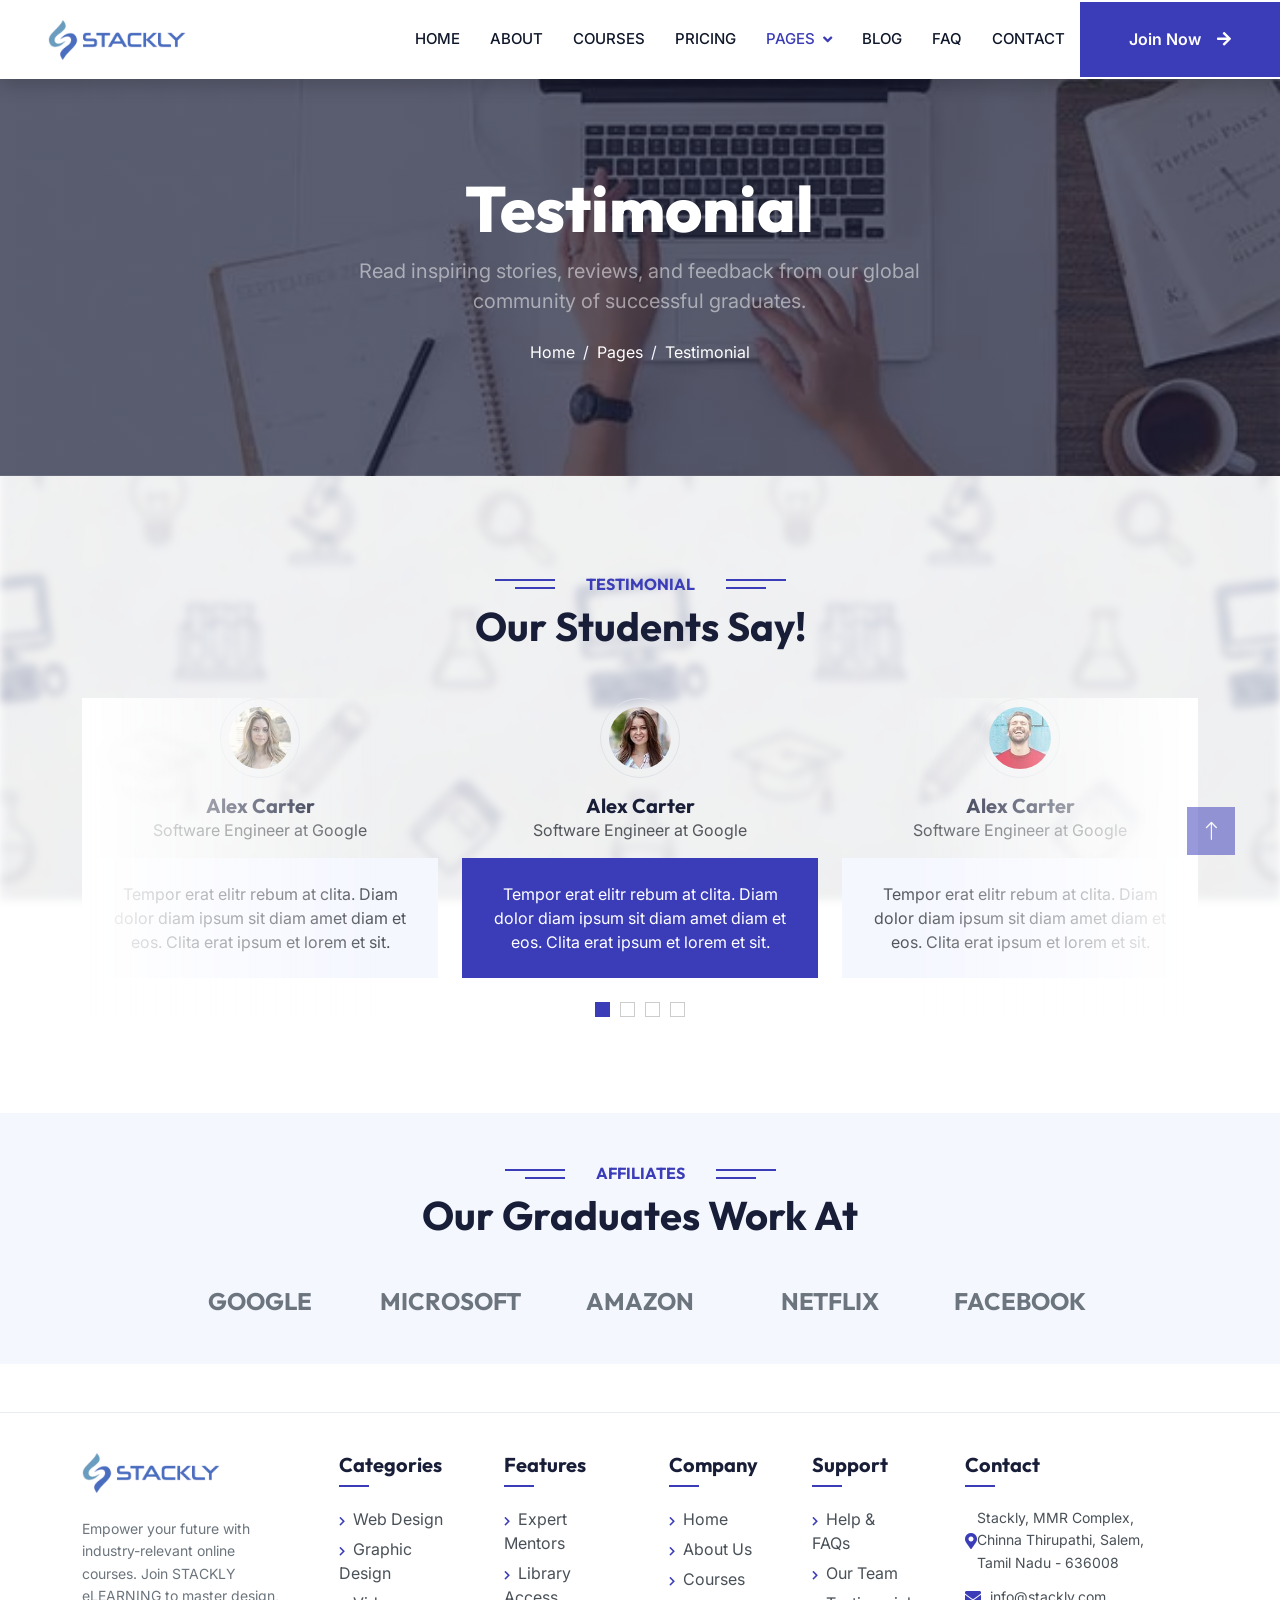
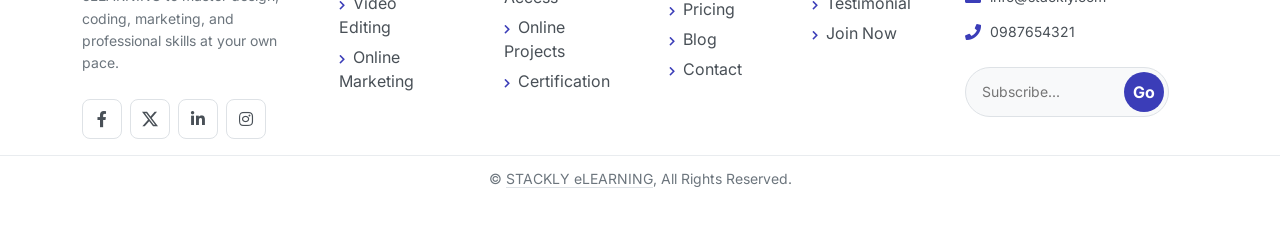
<file: testimonial.html>
<!doctype html>
<html lang="en">
<!-- Mirrored from themewagon.github.io/elearning/testimonial.html by HTTrack Website Copier/3.x [XR&CO'2014], Mon, 13 Jul 2026 05:12:13 GMT -->
<!-- Added by HTTrack -->
<meta http-equiv="content-type" content="text/html;charset=utf-8" /><!-- /Added by HTTrack -->

<head>
  <meta charset="utf-8" />
  <title>eLEARNING - eLearning HTML Template</title>
  <meta content="width=device-width, initial-scale=1.0" name="viewport" />
  <meta content="" name="keywords" />
  <meta content="" name="description" />

  <!-- Favicon -->
  <link href="img/favicon.html" rel="icon" />

  <!-- Google Web Fonts -->
  <link rel="preconnect" href="https://fonts.googleapis.com/" />
  <link rel="preconnect" href="https://fonts.gstatic.com/" crossorigin />
  <link
    href="https://fonts.googleapis.com/css2?family=Inter:wght@300;400;500;600;700&amp;family=Outfit:wght@400;500;600;700;800&amp;display=swap"
    rel="stylesheet" />

  <!-- Icon Font Stylesheet -->
  <link href="css/all.min.css" rel="stylesheet" />
  <link href="css/bootstrap-icons.css" rel="stylesheet" />

  <!-- Libraries Stylesheet -->
  <link href="lib/animate/animate.min.css" rel="stylesheet" />
  <link href="lib/owlcarousel/assets/owl.carousel.min.css" rel="stylesheet" />

  <!-- Customized Bootstrap Stylesheet -->
  <link href="css/bootstrap.min.css" rel="stylesheet" />

  <!-- Template Stylesheet -->
  <link href="css/style.css" rel="stylesheet" />
</head>

<body>
  <!-- Spinner Start -->
  <div id="spinner"
    class="show bg-white position-fixed translate-middle w-100 vh-100 top-50 start-50 d-flex align-items-center justify-content-center">
    <div class="spinner-border text-primary" style="width: 3rem; height: 3rem" role="status">
      <span class="sr-only">Loading...</span>
    </div>
  </div>
  <!-- Spinner End -->

  <!-- Mobile Sidebar Drawer -->
  <nav id="mobile-sidebar" class="d-lg-none">
    <div class="sidebar-header d-flex align-items-center justify-content-between">
      <a href="index.html" class="d-flex align-items-center text-decoration-none flex-grow-1">
        <img src="img/logo-stackly.webp" alt="Logo" style="height: 65px; max-width: 100%; object-fit: contain;" />
      </a>
      <button id="close-mobile-sidebar" class="btn text-white p-0 ms-2"
        style="background: transparent; border: none; font-size: 12px; line-height: 1;">
        <i class="fa fa-times"></i>
      </button>
    </div>
    <ul class="list-unstyled components">
      <li class="active"><a href="index.html"><i class="fa fa-home me-2"></i>Home</a></li>
      <li><a href="about.html"><i class="fa fa-info-circle me-2"></i>About</a></li>
      <li><a href="courses.html"><i class="fa fa-book-open me-2"></i>Courses</a></li>
      <li><a href="pricing.html"><i class="fa fa-tags me-2"></i>Pricing</a></li>
      <li><a href="team.html"><i class="fa fa-users me-2"></i>Our Team</a></li>
      <li><a href="testimonial.html"><i class="fa fa-comments me-2"></i>Testimonials</a></li>
      <li><a href="blog.html"><i class="fa fa-blog me-2"></i>Blog</a></li>
      <li><a href="faq.html"><i class="fa fa-question-circle me-2"></i>FAQ</a></li>
      <li><a href="contact.html"><i class="fa fa-envelope me-2"></i>Contact</a></li>
      <li class="mt-3 border-top pt-2"><a href="login.html" id="join-mobile-btn" class="text-info fw-bold"><i
            class="fa fa-sign-in-alt me-2"></i>Join Now</a></li>
      <li class="mt-3 px-3 py-2 text-muted sidebar-contact-info"
        style="font-size: 11px; border-top: 1px dashed rgba(255,255,255,0.1); list-style-type: none;">
        <div class="mb-2">
          <strong class="text-white d-block mb-1"
            style="font-size: 10px; opacity: 0.8; letter-spacing: 0.5px;">Contact</strong>
          <i class="fa fa-phone me-2 text-info"></i>0987654321
        </div>
        <div class="mb-2" style="word-break: break-all;">
          <strong class="text-white d-block mb-1"
            style="font-size: 10px; opacity: 0.8; letter-spacing: 0.5px;">Email</strong>
          <i class="fa fa-envelope me-2 text-info"></i>info@stackly.com
        </div>
        <div>
          <strong class="text-white d-block mb-1"
            style="font-size: 10px; opacity: 0.8; letter-spacing: 0.5px;">Address</strong>
          <i class="fa fa-map-marker-alt me-2 text-info"></i>Stackly, MMR Complex, Chinna Thirupathi<br />Salem, Tamil Nadu -
          636008
        </div>
      </li>
    </ul>
  </nav>

  <!-- Navbar Start -->
  <nav class="navbar navbar-expand-lg bg-white navbar-light shadow sticky-top p-0">
    <a href="index.html" class="navbar-brand d-flex align-items-center px-4 px-lg-5">
      <img src="img/logo-stackly.webp" alt="Logo" style="height: 40px; margin-right: 10px" />
    </a>
    <button type="button" class="navbar-toggler me-4" id="mobile-sidebar-toggle">
      <span class="navbar-toggler-icon"></span>
    </button>
    <div class="collapse navbar-collapse" id="navbarCollapse">
      <div class="navbar-nav ms-auto p-4 p-lg-0">
        <a href="index.html" class="nav-item nav-link">Home</a>
        <a href="about.html" class="nav-item nav-link">About</a>
        <a href="courses.html" class="nav-item nav-link">Courses</a>
        <a href="pricing.html" class="nav-item nav-link">Pricing</a>
        <div class="nav-item dropdown">
          <a href="#" class="nav-link dropdown-toggle active" data-bs-toggle="dropdown">Pages</a>
          <div class="dropdown-menu fade-down m-0">
            <a href="team.html" class="dropdown-item">Our Team</a>
            <a href="testimonial.html" class="dropdown-item">Testimonial</a>
          </div>
        </div>
        <a href="blog.html" class="nav-item nav-link">Blog</a>
        <a href="faq.html" class="nav-item nav-link">FAQ</a>
        <a href="contact.html" class="nav-item nav-link">Contact</a>
      </div>
      <a href="login.html" id="join-btn" class="btn btn-primary py-4 px-lg-5 d-none d-lg-block">Join Now<i
          class="fa fa-arrow-right ms-3"></i></a>
    </div>
  </nav>
  <!-- Navbar End -->

  <!-- Header Start -->
  <div class="container-fluid bg-primary py-5 mb-5 page-header testimonial-header">
    <div class="container py-5">
      <div class="row justify-content-center">
        <div class="col-lg-10 text-center">
          <h1 class="display-3 text-white animated slideInDown">
            Testimonial
          </h1>
          <p class="text-white-50 fs-5 mb-4 mx-auto" style="max-width: 600px">
            Read inspiring stories, reviews, and feedback from our global
            community of successful graduates.
          </p>
          <nav aria-label="breadcrumb">
            <ol class="breadcrumb justify-content-center">
              <li class="breadcrumb-item">
                <a class="text-white" href="index.html">Home</a>
              </li>
              <li class="breadcrumb-item">
                <a class="text-white" href="index.html">Pages</a>
              </li>
              <li class="breadcrumb-item text-white active" aria-current="page">
                Testimonial
              </li>
            </ol>
          </nav>
        </div>
      </div>
    </div>
  </div>
  <!-- Header End -->

  <!-- Testimonial Start -->
  <div class="container-xxl py-5 wow fadeInUp" data-wow-delay="0.1s">
    <div class="container">
      <div class="text-center">
        <h6 class="section-title bg-white text-center text-primary px-3">
          Testimonial
        </h6>
        <h1 class="mb-5">Our Students Say!</h1>
      </div>
      <div class="owl-carousel testimonial-carousel position-relative">
        <div class="testimonial-item text-center">
          <img class="border rounded-circle p-2 mx-auto mb-3" src="img/testimonial-1.webp"
            style="width: 80px; height: 80px" />
          <h5 class="mb-0">Alex Carter</h5>
          <p>Software Engineer at Google</p>
          <div class="testimonial-text bg-light text-center p-4">
            <p class="mb-0">
              Tempor erat elitr rebum at clita. Diam dolor diam ipsum sit diam
              amet diam et eos. Clita erat ipsum et lorem et sit.
            </p>
          </div>
        </div>
        <div class="testimonial-item text-center">
          <img class="border rounded-circle p-2 mx-auto mb-3" src="img/testimonial-2.webp"
            style="width: 80px; height: 80px" />
          <h5 class="mb-0">Alex Carter</h5>
          <p>Software Engineer at Google</p>
          <div class="testimonial-text bg-light text-center p-4">
            <p class="mb-0">
              Tempor erat elitr rebum at clita. Diam dolor diam ipsum sit diam
              amet diam et eos. Clita erat ipsum et lorem et sit.
            </p>
          </div>
        </div>
        <div class="testimonial-item text-center">
          <img class="border rounded-circle p-2 mx-auto mb-3" src="img/testimonial-3.webp"
            style="width: 80px; height: 80px" />
          <h5 class="mb-0">Alex Carter</h5>
          <p>Software Engineer at Google</p>
          <div class="testimonial-text bg-light text-center p-4">
            <p class="mb-0">
              Tempor erat elitr rebum at clita. Diam dolor diam ipsum sit diam
              amet diam et eos. Clita erat ipsum et lorem et sit.
            </p>
          </div>
        </div>
        <div class="testimonial-item text-center">
          <img class="border rounded-circle p-2 mx-auto mb-3" src="img/testimonial-4.webp"
            style="width: 80px; height: 80px" />
          <h5 class="mb-0">Alex Carter</h5>
          <p>Software Engineer at Google</p>
          <div class="testimonial-text bg-light text-center p-4">
            <p class="mb-0">
              Tempor erat elitr rebum at clita. Diam dolor diam ipsum sit diam
              amet diam et eos. Clita erat ipsum et lorem et sit.
            </p>
          </div>
        </div>
      </div>
    </div>
  </div>
  <!-- Testimonial End -->

  <!-- Partners Start -->
  <div class="container-xxl py-5 my-5 bg-light">
    <div class="container">
      <div class="text-center wow fadeInUp" data-wow-delay="0.1s">
        <h6 class="section-title bg-white text-center text-primary px-3">
          Affiliates
        </h6>
        <h1 class="mb-5">Our Graduates Work At</h1>
      </div>
      <div class="row g-4 justify-content-center text-center align-items-center">
        <div class="col-lg-2 col-md-4 col-6">
          <h4 class="text-muted mb-0 fw-bold">GOOGLE</h4>
        </div>
        <div class="col-lg-2 col-md-4 col-6">
          <h4 class="text-muted mb-0 fw-bold">MICROSOFT</h4>
        </div>
        <div class="col-lg-2 col-md-4 col-6">
          <h4 class="text-muted mb-0 fw-bold">AMAZON</h4>
        </div>
        <div class="col-lg-2 col-md-4 col-6">
          <h4 class="text-muted mb-0 fw-bold">NETFLIX</h4>
        </div>
        <div class="col-lg-2 col-md-4 col-6">
          <h4 class="text-muted mb-0 fw-bold">FACEBOOK</h4>
        </div>
      </div>
    </div>
  </div>
  <!-- Partners End -->

  <!-- Footer Start -->
  <footer class="custom-footer py-4 mt-4">
    <div class="container pt-3 pb-0">
      <div class="row g-4">
        <!-- Col 1: Logo & Description -->
        <div class="col-lg-3 col-md-4">
          <a href="index.html">
            <img src="img/logo-stackly.webp" alt="Logo" style="height: 40px; margin-bottom: 25px" />
          </a>
          <p>
            Empower your future with industry-relevant online courses. Join
            STACKLY eLEARNING to master design, coding, marketing, and
            professional skills at your own pace.
          </p>
          <div class="social-icons mt-4">
            <a href="404.html"><i class="fab fa-facebook-f"></i></a>
            <a href="404.html"><svg xmlns="http://www.w3.org/2000/svg" width="1em" height="1em" fill="currentColor"
                viewBox="0 0 16 16" style="vertical-align: -0.125em">
                <path
                  d="M12.6.75h2.454l-5.36 6.142L16 15.25h-4.937l-3.867-5.07-4.425 5.07H.316l5.733-6.57L0 .75h5.063l3.495 4.633L12.601.75Zm-.86 13.028h1.36L4.323 2.145H2.865l8.875 11.633Z" />
              </svg></a>
            <a href="404.html"><i class="fab fa-linkedin-in"></i></a>
            <a href="404.html"><i class="fab fa-instagram"></i></a>
          </div>
        </div>

        <!-- Col 2: Categories -->
        <div class="col-lg-2 col-md-4">
          <h5>Categories</h5>
          <a href="courses.html" class="footer-link"><i class="fa fa-chevron-right"></i>Web Design</a>
          <a href="courses.html" class="footer-link"><i class="fa fa-chevron-right"></i>Graphic Design</a>
          <a href="courses.html" class="footer-link"><i class="fa fa-chevron-right"></i>Video Editing</a>
          <a href="courses.html" class="footer-link"><i class="fa fa-chevron-right"></i>Online Marketing</a>
        </div>

        <!-- Col 3: Features -->
        <div class="col-lg-2 col-md-4">
          <h5>Features</h5>
          <a href="about.html" class="footer-link"><i class="fa fa-chevron-right"></i>Expert Mentors</a>
          <a href="about.html" class="footer-link"><i class="fa fa-chevron-right"></i>Library Access</a>
          <a href="about.html" class="footer-link"><i class="fa fa-chevron-right"></i>Online Projects</a>
          <a href="about.html" class="footer-link"><i class="fa fa-chevron-right"></i>Certification</a>
        </div>

        <!-- Col 4: Company -->
        <div class="col-lg-1 col-md-4">
          <h5>Company</h5>
          <a href="index.html" class="footer-link"><i class="fa fa-chevron-right"></i>Home</a>
          <a href="about.html" class="footer-link"><i class="fa fa-chevron-right"></i>About Us</a>
          <a href="courses.html" class="footer-link"><i class="fa fa-chevron-right"></i>Courses</a>
          <a href="pricing.html" class="footer-link"><i class="fa fa-chevron-right"></i>Pricing</a>
          <a href="blog.html" class="footer-link"><i class="fa fa-chevron-right"></i>Blog</a>
          <a href="contact.html" class="footer-link"><i class="fa fa-chevron-right"></i>Contact</a>
        </div>

        <!-- Col 5: Support -->
        <div class="col-lg-2 col-md-4">
          <h5>Support</h5>
          <a href="faq.html" class="footer-link"><i class="fa fa-chevron-right"></i>Help & FAQs</a>
          <a href="team.html" class="footer-link"><i class="fa fa-chevron-right"></i>Our Team</a>
          <a href="testimonial.html" class="footer-link"><i class="fa fa-chevron-right"></i>Testimonial</a>
          <a href="login.html" class="footer-link"><i class="fa fa-chevron-right"></i>Join Now</a>
        </div>

        <!-- Col 6: Contact & Newsletter -->
        <div class="col-lg-2 col-md-4 contact-info">
          <h5>Contact</h5>
          <p>
            <i class="fa fa-map-marker-alt"></i>Stackly, MMR Complex, Chinna Thirupathi, Salem, Tamil Nadu - 636008
          </p>
          <p><i class="fa fa-envelope"></i>info@stackly.com</p>
          <p><i class="fa fa-phone"></i>0987654321</p>
          <div class="subscribe-bar mt-4">
            <input type="text" placeholder="Subscribe..." />
            <button type="button">Go</button>
          </div>
        </div>
      </div>
    </div>
    <div class="copyright-bar mt-3">
      <div class="container">
        <div class="row">
          <div class="col-md-12 text-center">
            &copy;
            <a class="border-bottom text-decoration-none text-muted" href="index.html">STACKLY eLEARNING</a>, All Rights
            Reserved.
          </div>
        </div>
      </div>
    </div>
  </footer>
  <!-- Footer End -->

  <!-- Back to Top -->
  <a href="404.html" class="btn btn-lg btn-primary btn-lg-square back-to-top"><i class="bi bi-arrow-up"></i></a>

  <!-- JavaScript Libraries -->
  <script src="js/jquery-3.4.1.min.js"></script>
  <script src="js/bootstrap.bundle.min.js"></script>
  <script src="lib/wow/wow.min.js"></script>
  <script src="lib/easing/easing.min.js"></script>
  <script src="lib/waypoints/waypoints.min.js"></script>
  <script src="lib/owlcarousel/owl.carousel.min.js"></script>

  <!-- Template Javascript -->
  <script src="js/main.js"></script>

  <script>
    $(document).ready(function () {
      var currentUser = JSON.parse(localStorage.getItem("currentUser"));
      if (currentUser) {
        $("#join-btn, #join-mobile-btn")
          .html('Dashboard <i class="fa fa-arrow-right ms-3"></i>')
          .attr("href", "dashboard.html");
      } else {
        $("#join-btn, #join-mobile-btn").attr("href", "login.html");
      }

      // Highlight active link in mobile sidebar dynamically
      var path = window.location.pathname.split("/").pop();
      if (!path || path === "") {
        path = "index.html";
      }
      $("#mobile-sidebar ul li").removeClass("active");
      $("#mobile-sidebar ul li a").each(function () {
        var href = $(this).attr("href");
        if (href === path) {
          $(this).parent().addClass("active");
        }
      });

      // Mobile Sidebar Drawer Toggler
      $("#mobile-sidebar-toggle").on("click", function (e) {
        e.preventDefault();
        e.stopPropagation();
        $("#mobile-sidebar").addClass("active");
        $("html, body").addClass("mobile-sidebar-open");
      });

      $("#close-mobile-sidebar").on("click", function () {
        $("#mobile-sidebar").removeClass("active");
        $("html, body").removeClass("mobile-sidebar-open");
      });

      // Hide when clicking outside
      $(document).on("click", function (e) {
        if (!$(e.target).closest("#mobile-sidebar").length && !$(e.target).closest("#mobile-sidebar-toggle").length) {
          $("#mobile-sidebar").removeClass("active");
          $("html, body").removeClass("mobile-sidebar-open");
        }
      });
    });
  </script>
</body>

<!-- Mirrored from themewagon.github.io/elearning/testimonial.html by HTTrack Website Copier/3.x [XR&CO'2014], Mon, 13 Jul 2026 05:12:13 GMT -->

</html>
</file>
<file: css/style.css>
/********** Typography Font Overrides **********/
body,
button,
input,
select,
textarea,
.btn {
  font-family: "Inter", sans-serif !important;
}

body {
  position: relative;
  z-index: 1;
}

body::before {
  content: "";
  position: fixed;
  top: 0;
  left: 0;
  width: 100%;
  height: 100%;
  background-image: url('../img/bg-pattern.png') !important;
  background-size: cover !important;
  background-attachment: fixed !important;
  background-repeat: no-repeat !important;
  filter: blur(4px) !important;
  z-index: -1 !important;
  pointer-events: none !important;
}

h1,
h2,
h3,
h4,
h5,
h6,
.section-title,
.navbar-brand h2,
.display-3 {
  font-family: "Outfit", sans-serif !important;
}

/********** Template CSS **********/
:root {
  --primary: #3b3db8;
  --light: #f5f7ff;
  --dark: #0f172a;
}

.fw-medium {
  font-weight: 600 !important;
}

.fw-semi-bold {
  font-weight: 700 !important;
}

.back-to-top {
  position: fixed;
  display: none;
  right: 45px;
  bottom: 45px;
  z-index: 99;
}

/*** Spinner ***/
#spinner {
  opacity: 0;
  visibility: hidden;
  transition:
    opacity 0.5s ease-out,
    visibility 0s linear 0.5s;
  z-index: 99999;
}

#spinner.show {
  transition:
    opacity 0.5s ease-out,
    visibility 0s linear 0s;
  visibility: visible;
  opacity: 1;
}

/*** Button ***/
.btn {
  font-family: "Nunito", sans-serif;
  font-weight: 600;
  transition: 0.5s;
}

.btn.btn-primary,
.btn.btn-secondary {
  color: #ffffff;
}

.btn-square {
  width: 38px;
  height: 38px;
}

.btn-sm-square {
  width: 32px;
  height: 32px;
}

.btn-lg-square {
  width: 48px;
  height: 48px;
}

.btn-square,
.btn-sm-square,
.btn-lg-square {
  padding: 0;
  display: flex;
  align-items: center;
  justify-content: center;
  font-weight: normal;
  border-radius: 0px;
}

/*** Navbar ***/
.navbar .dropdown-toggle::after {
  border: none;
  content: "\f107";
  font-family: "Font Awesome 5 Free";
  font-weight: 900;
  vertical-align: middle;
  margin-left: 8px;
}

.navbar-light .navbar-nav .nav-link {
  margin-right: 30px;
  padding: 25px 0;
  color: #ffffff;
  font-size: 15px;
  text-transform: uppercase;
  outline: none;
}

.navbar-light .navbar-nav .nav-link:hover,
.navbar-light .navbar-nav .nav-link.active {
  color: var(--primary);
}

@media (max-width: 991.98px) {
  .navbar-light .navbar-nav .nav-link {
    margin-right: 0;
    padding: 10px 0;
  }

  .navbar-light .navbar-nav {
    border-top: 1px solid #eeeeee;
  }
}

.navbar-light .navbar-brand,
.navbar-light a.btn {
  height: 75px;
}

.navbar-light .navbar-nav .nav-link {
  color: var(--dark);
  font-weight: 500;
}

.sticky-top {
  position: fixed !important;
  top: 0px !important;
  left: 0px !important;
  right: 0px !important;
  z-index: 1030 !important;
  width: 100% !important;
}

.sticky-top+* {
  margin-top: 75px !important;
}

@media (max-width: 991.98px) {
  .sticky-top+* {
    margin-top: 65px !important;
  }
}

@media (min-width: 992px) {
  .navbar .nav-item .dropdown-menu {
    display: block;
    margin-top: 0;
    opacity: 0;
    visibility: hidden;
    transition: 0.5s;
  }

  .navbar .dropdown-menu.fade-down {
    top: 100%;
    transform: rotateX(-75deg);
    transform-origin: 0% 0%;
  }

  .navbar .nav-item:hover .dropdown-menu {
    top: 100%;
    transform: rotateX(0deg);
    visibility: visible;
    transition: 0.5s;
    opacity: 1;
  }
}

/*** Header carousel ***/
@media (max-width: 768px) {
  .header-carousel .owl-carousel-item {
    position: relative;
    min-height: 500px;
  }

  .header-carousel .owl-carousel-item img {
    position: absolute;
    width: 100%;
    height: 100%;
    object-fit: cover;
  }
}

.header-carousel .owl-nav {
  position: absolute;
  bottom: 30px;
  left: 50%;
  transform: translateX(-50%);
  display: flex;
  flex-direction: row;
  z-index: 10;
}

.header-carousel .owl-nav .owl-prev,
.header-carousel .owl-nav .owl-next {
  margin: 0 6px;
  width: 45px;
  height: 45px;
  display: flex;
  align-items: center;
  justify-content: center;
  color: #ffffff;
  background: transparent;
  border: 1px solid #ffffff;
  border-radius: 50%;
  font-size: 22px;
  transition: 0.5s;
}

.header-carousel .owl-nav .owl-prev:hover,
.header-carousel .owl-nav .owl-next:hover {
  background: var(--primary);
  border-color: var(--primary);
}

.page-header {
  background:
    linear-gradient(rgba(24, 29, 56, 0.7), rgba(24, 29, 56, 0.7)),
    url(../img/carousel-1.webp);
  background-position: center center;
  background-repeat: no-repeat;
  background-size: cover;
}

.page-header-inner {
  background: rgba(15, 23, 43, 0.7);
}

.breadcrumb-item+.breadcrumb-item::before {
  color: var(--light);
}

/*** Section Title ***/
.section-title,
.section-title.bg-white {
  position: relative;
  display: inline-block;
  text-transform: uppercase;
  background: transparent !important;
}

/* Centered title: double lines on left and right */
.section-title.text-center::before {
  content: "";
  position: absolute;
  right: calc(100% + 15px);
  top: 50%;
  transform: translateY(-50%);
  width: 60px;
  height: 10px;
  background: 
    linear-gradient(var(--primary), var(--primary)) no-repeat top right / 60px 2px,
    linear-gradient(var(--primary), var(--primary)) no-repeat bottom right / 40px 2px;
}

.section-title.text-center::after {
  content: "";
  position: absolute;
  left: calc(100% + 15px);
  top: 50%;
  transform: translateY(-50%);
  width: 60px;
  height: 10px;
  background: 
    linear-gradient(var(--primary), var(--primary)) no-repeat top left / 60px 2px,
    linear-gradient(var(--primary), var(--primary)) no-repeat bottom left / 40px 2px;
}

/* Start-aligned title: double lines only on the right side */
.section-title.text-start::before {
  display: none;
}

.section-title.text-start::after {
  content: "";
  position: absolute;
  left: calc(100% + 15px);
  top: 50%;
  transform: translateY(-50%);
  width: 60px;
  height: 10px;
  background: 
    linear-gradient(var(--primary), var(--primary)) no-repeat top left / 60px 2px,
    linear-gradient(var(--primary), var(--primary)) no-repeat bottom left / 40px 2px;
}
/*** Accordion / FAQ Theme Overrides ***/
.accordion-button:not(.collapsed) {
  color: var(--primary) !important;
  background-color: rgba(59, 61, 184, 0.08) !important;
  box-shadow: inset 0 -1px 0 rgba(0, 0, 0, 0.125) !important;
}

.accordion-button:focus {
  border-color: rgba(59, 61, 184, 0.5) !important;
  box-shadow: 0 0 0 0.25rem rgba(59, 61, 184, 0.25) !important;
}

.accordion-button:not(.collapsed)::after {
  background-image: url("data:image/svg+xml,%3csvg xmlns='http://www.w3.org/2000/svg' viewBox='0 0 16 16' fill='%233b3db8'%3e%3cpath fill-rule='evenodd' d='M1.646 4.646a.5.5 0 0 1 .708 0L8 10.293l5.646-5.647a.5.5 0 0 1 .708.708l-6 6a.5.5 0 0 1-.708 0l-6-6a.5.5 0 0 1 0-.708z'/%3e%3c/svg%3e") !important;
}


/*** Service ***/
.service-item {
  background: var(--light);
  transition: 0.5s;
  height: 100%;
}

.service-item:hover {
  margin-top: -10px;
  background: var(--primary);
}

.service-item * {
  transition: 0.5s;
}

.service-item:hover * {
  color: var(--light) !important;
}

/*** Categories & Courses ***/
.category img,
.course-item img {
  transition: 0.5s;
}

.category a:hover img,
.course-item:hover img {
  transform: scale(1.1);
}

.course-item {
  background-color: #f3f5fd !important;
  border-radius: 12px;
  overflow: hidden;
  box-shadow: 0 4px 15px rgba(59, 61, 184, 0.04) !important;
  border: 1px solid rgba(59, 61, 184, 0.08) !important;
  transition: all 0.3s ease-in-out;
}

.course-item:hover {
  transform: translateY(-5px);
  box-shadow: 0 8px 25px rgba(59, 61, 184, 0.12) !important;
}

.course-item .border-top,
.course-item .border-end {
  border-color: rgba(59, 61, 184, 0.1) !important;
}

/*** Team ***/
.team-item img {
  transition: 0.5s;
}

.team-item:hover img {
  transform: scale(1.1);
}

/*** Testimonial ***/
.testimonial-carousel::before {
  position: absolute;
  content: "";
  top: 0;
  left: 0;
  height: 100%;
  width: 0;
  background: linear-gradient(to right,
      rgba(255, 255, 255, 1) 0%,
      rgba(255, 255, 255, 0) 100%);
  z-index: 1;
}

.testimonial-carousel::after {
  position: absolute;
  content: "";
  top: 0;
  right: 0;
  height: 100%;
  width: 0;
  background: linear-gradient(to left,
      rgba(255, 255, 255, 1) 0%,
      rgba(255, 255, 255, 0) 100%);
  z-index: 1;
}

@media (min-width: 768px) {

  .testimonial-carousel::before,
  .testimonial-carousel::after {
    width: 200px;
  }
}

@media (min-width: 992px) {

  .testimonial-carousel::before,
  .testimonial-carousel::after {
    width: 300px;
  }
}

.testimonial-carousel .owl-item .testimonial-text,
.testimonial-carousel .owl-item.center .testimonial-text * {
  transition: 0.5s;
}

.testimonial-carousel .owl-item.center .testimonial-text {
  background: var(--primary) !important;
}

.testimonial-carousel .owl-item.center .testimonial-text * {
  color: #ffffff !important;
}

.testimonial-carousel .owl-dots {
  margin-top: 24px;
  display: flex;
  align-items: flex-end;
  justify-content: center;
}

.testimonial-carousel .owl-dot {
  position: relative;
  display: inline-block;
  margin: 0 5px;
  width: 15px;
  height: 15px;
  border: 1px solid #cccccc;
  transition: 0.5s;
}

.testimonial-carousel .owl-dot.active {
  background: var(--primary);
  border-color: var(--primary);
}

/*** Footer ***/
.footer .btn.btn-social {
  margin-right: 5px;
  width: 35px;
  height: 35px;
  display: flex;
  align-items: center;
  justify-content: center;
  color: var(--light);
  font-weight: normal;
  border: 1px solid #ffffff;
  border-radius: 35px;
  transition: 0.3s;
}

.footer .btn.btn-social:hover {
  color: var(--primary);
}

.footer .btn.btn-link {
  display: block;
  margin-bottom: 5px;
  padding: 0;
  text-align: left;
  color: #ffffff;
  font-size: 15px;
  font-weight: normal;
  text-transform: capitalize;
  transition: 0.3s;
}

.footer .btn.btn-link::before {
  position: relative;
  content: "\f105";
  font-family: "Font Awesome 5 Free";
  font-weight: 900;
  margin-right: 10px;
}

.footer .btn.btn-link:hover {
  letter-spacing: 1px;
  box-shadow: none;
}

.footer .copyright {
  padding: 25px 0;
  font-size: 15px;
  border-top: 1px solid rgba(256, 256, 256, 0.1);
}

.footer .copyright a {
  color: var(--light);
}

.footer .footer-menu a {
  margin-right: 15px;
  padding-right: 15px;
  border-right: 1px solid rgba(255, 255, 255, 0.1);
}

.footer .footer-menu a:last-child {
  margin-right: 0;
  padding-right: 0;
  border-right: none;
}

/* Custom page-specific hero header backgrounds */
.about-header {
  background:
    linear-gradient(rgba(24, 29, 56, 0.7), rgba(24, 29, 56, 0.7)),
    url(../img/about.webp) !important;
  background-position: center center !important;
  background-size: cover !important;
}

.courses-header {
  background:
    linear-gradient(rgba(24, 29, 56, 0.7), rgba(24, 29, 56, 0.7)),
    url(../img/cat-1.webp) !important;
  background-position: center center !important;
  background-size: cover !important;
}

.pricing-header {
  background:
    linear-gradient(rgba(24, 29, 56, 0.7), rgba(24, 29, 56, 0.7)),
    url(../img/cat-2.webp) !important;
  background-position: center center !important;
  background-size: cover !important;
}

.blog-header {
  background:
    linear-gradient(rgba(24, 29, 56, 0.7), rgba(24, 29, 56, 0.7)),
    url(../img/cat-3.webp) !important;
  background-position: center center !important;
  background-size: cover !important;
}

.faq-header {
  background:
    linear-gradient(rgba(24, 29, 56, 0.7), rgba(24, 29, 56, 0.7)),
    url(../img/cat-4.webp) !important;
  background-position: center center !important;
  background-size: cover !important;
}

.contact-header {
  background:
    linear-gradient(rgba(24, 29, 56, 0.7), rgba(24, 29, 56, 0.7)),
    url(../img/carousel-2.webp) !important;
  background-position: center center !important;
  background-size: cover !important;
}

.team-header {
  background:
    linear-gradient(rgba(24, 29, 56, 0.7), rgba(24, 29, 56, 0.7)),
    url(../img/course-1.webp) !important;
  background-position: center center !important;
  background-size: cover !important;
}

.testimonial-header {
  background:
    linear-gradient(rgba(24, 29, 56, 0.7), rgba(24, 29, 56, 0.7)),
    url(../img/course-2.webp) !important;
  background-position: center center !important;
  background-size: cover !important;
}

.details-header {
  background:
    linear-gradient(rgba(24, 29, 56, 0.7), rgba(24, 29, 56, 0.7)),
    url(../img/course-3.webp) !important;
  background-position: center center !important;
  background-size: cover !important;
}

/* Redesigned STACKLY Light Footer */
.custom-footer {
  background-color: #ffffff !important;
  color: #495057 !important;
  border-top: 1px solid #e9ecef;
}

.custom-footer h5 {
  color: #181d38 !important;
  font-weight: 700;
  position: relative;
  padding-bottom: 10px;
  margin-bottom: 20px;
}

.custom-footer h5::after {
  content: "";
  position: absolute;
  left: 0;
  bottom: 0;
  width: 30px;
  height: 2px;
  background-color: var(--primary);
}

.custom-footer p {
  color: #6c757d !important;
  line-height: 1.6;
  font-size: 14px;
}

.custom-footer a.footer-link {
  color: #495057 !important;
  text-decoration: none;
  transition: 0.3s;
  display: block;
  margin-bottom: 6px;
}

.custom-footer a.footer-link:hover {
  color: var(--primary) !important;
  padding-left: 5px;
}

.custom-footer a.footer-link i {
  color: var(--primary);
  font-size: 10px;
  margin-right: 8px;
}

.custom-footer .social-icons {
  display: flex;
  flex-wrap: nowrap;
}

.custom-footer .social-icons a {
  width: 40px;
  height: 40px;
  display: inline-flex;
  align-items: center;
  justify-content: center;
  border: 1px solid #dee2e6;
  border-radius: 8px;
  color: #495057;
  margin-right: 8px;
  transition: 0.3s;
  text-decoration: none;
}

.custom-footer .social-icons a:hover {
  border-color: var(--primary);
  color: var(--primary);
  background-color: #f8f9fa;
}

.custom-footer .contact-info p {
  display: flex;
  align-items: center;
  margin-bottom: 12px;
  font-size: 14px;
  color: #495057 !important;
}

.custom-footer .contact-info p i {
  color: var(--primary);
  width: 25px;
  font-size: 16px;
}

.custom-footer .subscribe-bar {
  display: flex !important;
  flex-wrap: nowrap !important;
  background: #f8f9fa;
  border: 1px solid #dee2e6;
  border-radius: 30px;
  padding: 4px;
  max-width: 100%;
  align-items: center;
}

.custom-footer .subscribe-bar input {
  border: none;
  background: transparent;
  padding: 8px 12px;
  flex: 1;
  min-width: 0 !important;
  outline: none;
  font-size: 14px;
}

.custom-footer .subscribe-bar button {
  background: var(--primary);
  color: #ffffff;
  border: none;
  border-radius: 50%;
  width: 40px;
  height: 40px;
  font-weight: bold;
  display: flex;
  align-items: center;
  justify-content: center;
  transition: 0.3s;
}

.custom-footer .subscribe-bar button:hover {
  background: #2f319c;
}

.copyright-bar {
  border-top: 1px solid #e9ecef;
  background-color: #ffffff;
  padding: 12px 0;
  color: #6c757d;
  font-size: 14px;
}

/* Custom Responsive Grid Widths for Footer Columns to prevent overlap */
@media (min-width: 992px) {
  .custom-footer>.container>.row {
    justify-content: flex-start !important;
  }

  .custom-footer>.container>.row>div {
    margin-right: 2.5% !important;
  }

  .custom-footer>.container>.row>div:nth-child(1) {
    width: 20% !important;
  }

  .custom-footer>.container>.row>div:nth-child(2) {
    width: 12% !important;
  }

  .custom-footer>.container>.row>div:nth-child(3) {
    width: 12% !important;
  }

  .custom-footer>.container>.row>div:nth-child(4) {
    width: 10% !important;
  }

  .custom-footer>.container>.row>div:nth-child(5) {
    width: 11% !important;
  }

  .custom-footer>.container>.row>div:nth-child(6) {
    width: 20% !important;
    margin-right: 0 !important;
  }
}

/* Responsive support for viewports down to 150px */
@media (max-width: 576px) {
  .header-carousel .owl-carousel-item {
    height: 320px !important;
    min-height: auto !important;
  }

  .header-carousel .owl-carousel-item img {
    height: 100% !important;
    object-fit: cover !important;
  }

  .header-carousel h1.display-3 {
    font-size: 1.5rem !important;
    line-height: 1.25 !important;
  }

  .header-carousel h5 {
    font-size: 0.9rem !important;
  }

  .header-carousel p {
    display: none !important;
    /* Hide long paragraph on mobile */
  }

  .header-carousel .btn {
    padding: 8px 16px !important;
    font-size: 0.85rem !important;
  }

  .page-header {
    height: 320px !important;
    display: flex !important;
    align-items: center !important;
    justify-content: center !important;
    padding: 0 !important;
    margin-bottom: 10px !important;
  }

  .page-header .container {
    padding-top: 0 !important;
    padding-bottom: 0 !important;
  }

  .page-header p {
    display: none !important;
  }

  .page-header h1.display-3 {
    font-size: 1.5rem !important;
    margin-bottom: 10px !important;
  }

  .page-header .breadcrumb {
    font-size: 0.85rem !important;
  }

  .page-header+div,
  .page-header+.container-xxl,
  .page-header+.container-fluid {
    padding-top: 15px !important;
  }
}

@media (max-width: 400px) {
  .navbar {
    flex-wrap: nowrap !important;
  }

  .navbar-brand {
    padding-left: 10px !important;
    padding-right: 10px !important;
    height: 50px !important;
  }

  .navbar-brand img {
    height: 36px !important;
  }

  .navbar-toggler {
    margin-right: 10px !important;
    margin-left: auto !important;
    padding: 5px 9px !important;
    font-size: 1.05rem !important;
  }

  .header-carousel .owl-carousel-item {
    height: 260px !important;
    min-height: auto !important;
  }

  .header-carousel h1.display-3 {
    font-size: 1.25rem !important;
    line-height: 1.2 !important;
  }

  .header-carousel h5 {
    font-size: 0.8rem !important;
    margin-bottom: 5px !important;
  }

  .header-carousel .btn {
    padding: 6px 12px !important;
    font-size: 0.75rem !important;
    margin-bottom: 5px !important;
  }

  .owl-nav {
    display: none !important;
    /* Hide overlay arrows */
  }

  .service-item {
    padding: 15px !important;
  }

  .service-item h5 {
    font-size: 0.95rem !important;
  }

  .service-item p {
    font-size: 0.8rem !important;
  }

  .page-header {
    height: 260px !important;
  }

  .page-header h1.display-3 {
    font-size: 1.25rem !important;
  }

  .page-header .breadcrumb {
    font-size: 0.75rem !important;
  }
}

@media (max-width: 350px) {
  .header-carousel .owl-carousel-item {
    height: 220px !important;
    min-height: auto !important;
  }

  .header-carousel h1.display-3 {
    font-size: 1.05rem !important;
  }

  .header-carousel h5 {
    font-size: 0.75rem !important;
  }

  .header-carousel .btn {
    padding: 4px 10px !important;
    font-size: 0.7rem !important;
  }

  .page-header {
    height: 220px !important;
  }
}

@media (max-width: 200px) {
  .navbar-brand {
    padding-left: 5px !important;
    padding-right: 5px !important;
    height: 40px !important;
  }

  .navbar-brand img {
    height: 28px !important;
    margin-right: 4px !important;
  }

  .navbar-toggler {
    margin-right: 5px !important;
    margin-left: auto !important;
    padding: 3px 6px !important;
    font-size: 0.9rem !important;
  }

  .header-carousel .owl-carousel-item {
    height: 160px !important;
    min-height: auto !important;
  }

  .header-carousel h1.display-3 {
    font-size: 0.75rem !important;
    line-height: 1.1 !important;
  }

  .header-carousel h5 {
    font-size: 0.55rem !important;
  }

  .header-carousel .btn {
    padding: 3px 6px !important;
    font-size: 0.6rem !important;
    margin-bottom: 2px !important;
    margin-right: 2px !important;
  }

  .page-header {
    height: 160px !important;
  }

  .page-header h1.display-3 {
    font-size: 0.75rem !important;
  }

  .page-header .breadcrumb {
    font-size: 0.6rem !important;
  }
}

/* Prevent horizontal overflow and fix side gaps on mobile screens */
html,
body {
  overflow-x: hidden !important;
  width: 100% !important;
  position: relative;
}

@media (max-width: 576px) {

  html,
  body {
    overflow-x: hidden !important;
    width: 100% !important;
  }

  .row {
    margin-right: 0 !important;
    margin-left: 0 !important;
  }

  .container,
  .container-fluid,
  .container-xxl {
    padding-right: 10px !important;
    padding-left: 10px !important;
    overflow-x: hidden !important;
  }

  .section-title::before,
  .section-title::after {
    display: none !important;
    /* Hide decorative horizontal background lines */
  }
}

/* Responsive overrides for ultra-narrow screens (150px - 280px) */
@media (max-width: 280px) {

  /* Scale down containers & columns */
  .container,
  .container-fluid,
  .container-xxl {
    padding-right: 4px !important;
    padding-left: 4px !important;
  }

  .row>* {
    padding-right: 4px !important;
    padding-left: 4px !important;
  }

  /* Scale down standard typography */
  body,
  p,
  span,
  a,
  li,
  td,
  th,
  label,
  input,
  select,
  textarea {
    font-size: 12.5px !important;
    line-height: 1.3 !important;
  }

  h1,
  h2,
  h3,
  h4,
  h5,
  h6,
  .display-3 {
    font-family: "Outfit", sans-serif !important;
  }

  h1 {
    font-size: 14px !important;
  }

  h2 {
    font-size: 13px !important;
  }

  h3 {
    font-size: 12px !important;
  }

  h4 {
    font-size: 12.5px !important;
  }

  h5 {
    font-size: 12.5px !important;
  }

  h6 {
    font-size: 10px !important;
  }

  /* Scale down paddings on custom blocks & service cards */
  .p-4,
  .p-5,
  .p-3 {
    padding: 8px !important;
  }

  .pt-3,
  .pt-4,
  .pt-5 {
    padding-top: 8px !important;
  }

  .pb-3,
  .pb-4,
  .pb-5 {
    padding-bottom: 8px !important;
  }

  .mt-4,
  .mb-4,
  .mt-5,
  .mb-5 {
    margin-top: 10px !important;
    margin-bottom: 10px !important;
  }

  /* Font Awesome Icon Scaling */
  .fa-3x,
  .fa-4x,
  .fa-5x {
    font-size: 1.5rem !important;
  }

  i {
    font-size: 1.2rem !important;
  }

  /* Fix for category / card overlays */
  .cat-item img {
    max-height: 80px !important;
    object-fit: cover !important;
  }

  .cat-item a {
    padding: 4px !important;
  }

  /* Team & Testimonial images */
  .team-item img,
  .testimonial-item img {
    max-width: 60px !important;
    height: auto !important;
  }

  /* Support for Counter stats section */
  .fact-item {
    padding: 10px !important;
  }

  .fact-item h2 {
    font-size: 1.4rem !important;
  }
}

@media (max-width: 180px) {

  /* Extra scaling down for 150px watch viewports */
  .container,
  .container-fluid,
  .container-xxl {
    padding-right: 2px !important;
    padding-left: 2px !important;
  }

  .row>* {
    padding-right: 2px !important;
    padding-left: 2px !important;
  }

  body,
  p,
  span,
  a,
  li,
  td,
  th,
  label {
    font-size: 9.5px !important;
  }

  h5,
  h6 {
    font-size: 10px !important;
  }

  .p-4,
  .p-5 {
    padding: 4px !important;
  }

  .fa-3x,
  .fa-4x,
  .fa-5x {
    font-size: 1.2rem !important;
  }
}

/* Mobile Sidebar Drawer Styles */
#mobile-sidebar {
  position: fixed !important;
  top: 0;
  left: -75vw;
  width: 70vw !important;
  max-width: 280px;
  height: 100vh !important;
  background: #181d38;
  color: #fff;
  z-index: 1050 !important;
  transition: all 0.3s ease;
  box-shadow: 5px 0 15px rgba(0, 0, 0, 0.15);
  overflow-y: auto;
  font-family: "Outfit", sans-serif !important;
}

#mobile-sidebar.active {
  left: 0 !important;
}

#mobile-sidebar .sidebar-header {
  padding: 15px;
  border-bottom: 1px solid rgba(255, 255, 255, 0.1);
  position: relative;
}

#mobile-sidebar ul.components {
  padding: 8px 0;
}

#mobile-sidebar ul li a {
  padding: 10px 20px;
  font-size: 15px;
  font-weight: 500;
  display: block;
  color: #a3a7be;
  text-decoration: none;
  transition: all 0.3s;
  letter-spacing: 0.3px;
}

#mobile-sidebar ul li a i {
  width: 20px;
  text-align: center;
  margin-right: 8px;
}

#mobile-sidebar ul li a:hover,
#mobile-sidebar ul li.active>a {
  color: #fff;
  background: #06bbcc;
}

.sidebar-contact-info {
  font-size: 13px !important;
}

.sidebar-contact-info strong {
  font-size: 13px !important;
  font-weight: 600 !important;
  color: #06bbcc !important;
  text-transform: uppercase;
  letter-spacing: 0.5px;
}

.sidebar-contact-info i {
  font-size: 13px !important;
}

/* Blur and lock scrolling exactly like dashboard */
#mobile-sidebar.active~* {
  filter: blur(4px);
  pointer-events: none;
}

#mobile-sidebar.active~#mobile-sidebar {
  filter: none !important;
  pointer-events: auto !important;
}

body.mobile-sidebar-open,
html.mobile-sidebar-open {
  overflow: hidden !important;
  height: 100vh !important;
}

/* Widen containers on tablet & medium screen viewports to reduce side gaps */
@media (min-width: 768px) and (max-width: 1199.98px) {

  .container,
  .container-md,
  .container-sm {
    max-width: 92% !important;
  }
}

/* Disable pointer events on images to hide browser-injected Google Lens/Visual Search hover icons */
img {
  pointer-events: none;
  user-select: none;
}

/* Extra small viewport scaling down for mobile sidebar elements */
@media (max-width: 300px) {
  #mobile-sidebar .sidebar-header {
    padding: 6px 8px !important;
  }

  #mobile-sidebar ul.components {
    padding: 4px 0 !important;
  }

  #mobile-sidebar ul li a {
    padding: 6px 10px !important;
    font-size: 12.5px !important;
  }

  #mobile-sidebar ul li a i {
    font-size: 12.5px !important;
    margin-right: 4px !important;
    width: auto !important;
  }

  .sidebar-contact-info {
    font-size: 10.5px !important;
    padding: 4px 6px !important;
  }

  .sidebar-contact-info div i {
    font-size: 10.5px !important;
    margin-right: 4px !important;
  }
}

@media (max-width: 180px) {
  #mobile-sidebar .sidebar-header {
    padding: 4px 6px !important;
  }

  #mobile-sidebar ul.components {
    padding: 2px 0 !important;
  }

  #mobile-sidebar ul li a {
    padding: 4px 6px !important;
    font-size: 10.5px !important;
  }

  #mobile-sidebar ul li a i {
    font-size: 10.5px !important;
    margin-right: 2px !important;
    width: auto !important;
  }

  .sidebar-contact-info {
    font-size: 8px !important;
    padding: 2px 4px !important;
  }

  .sidebar-contact-info div i {
    font-size: 8px !important;
    margin-right: 2px !important;
  }
}

/* Learning Path Custom Cards */
.learning-card {
  background-color: var(--light) !important;
  border: 1px solid #c7d2fe !important;
  transition: all 0.35s cubic-bezier(0.4, 0, 0.2, 1);
}

.learning-card:hover {
  transform: translateY(-10px);
  background-color: #ffffff !important;
  border-color: var(--primary) !important;
  box-shadow: 0 12px 30px rgba(79, 70, 229, 0.2) !important;
}

/* Hover style matching service-item (third image) for Learning Path and Why Choose Us cards */
.learning-card:not(.overflow-hidden):hover {
  background-color: var(--primary) !important;
  border-color: var(--primary) !important;
}

.learning-card:not(.overflow-hidden):hover h5,
.learning-card:not(.overflow-hidden):hover p,
.learning-card:not(.overflow-hidden):hover small,
.learning-card:not(.overflow-hidden):hover i {
  color: var(--light) !important;
}

.learning-card:not(.overflow-hidden):hover .btn-lg-square,
.learning-card:not(.overflow-hidden):hover .rounded-circle {
  background-color: var(--light) !important;
  color: var(--primary) !important;
}

.learning-card:not(.overflow-hidden):hover .btn-lg-square i,
.learning-card:not(.overflow-hidden):hover .rounded-circle i {
  color: var(--primary) !important;
}

/* Bootstrap Theme Overrides */
.btn-primary {
  color: #fff !important;
  background-color: var(--primary) !important;
  border-color: var(--primary) !important;
}

.btn-primary:hover,
.btn-primary:focus,
.btn-primary:active {
  background-color: #3730a3 !important;
  border-color: #3730a3 !important;
}

.btn-outline-primary {
  color: var(--primary) !important;
  border-color: var(--primary) !important;
}

.btn-outline-primary:hover,
.btn-outline-primary:active {
  color: #fff !important;
  background-color: var(--primary) !important;
  border-color: var(--primary) !important;
}

.text-primary {
  color: var(--primary) !important;
}

.bg-primary {
  background-color: var(--primary) !important;
}

.bg-light {
  background-color: var(--light) !important;
}

.border-primary {
  border-color: var(--primary) !important;
}

.badge.bg-primary {
  background-color: var(--primary) !important;
}

/* Logo Theme Color Filter Shift */
img[src*="logo-stackly"] {
  filter: hue-rotate(55deg) saturate(1.4) brightness(0.75) !important;
}

/* Force Navbar to expand at 700px and above instead of default lg (992px) */
@media (min-width: 700px) {
  .navbar {
    flex-wrap: nowrap !important;
  }
  .navbar-toggler {
    display: none !important;
  }
  .navbar-collapse {
    display: flex !important;
    flex-basis: auto !important;
  }
  #join-btn {
    display: block !important;
  }
  
  /* Force horizontal layout of links and remove borders */
  .navbar-light .navbar-nav {
    flex-direction: row !important;
    border-top: none !important;
  }
  .navbar-light .navbar-nav .nav-link {
    padding: 28px 15px !important;
    margin-right: 0 !important;
  }
  /* Ensure dropdown works like desktop hover menu */
  .navbar .nav-item .dropdown-menu {
    display: block !important;
    position: absolute !important;
    top: 100% !important;
    left: 0 !important;
    margin-top: 0 !important;
    opacity: 0 !important;
    visibility: hidden !important;
    transition: 0.5s !important;
  }
  .navbar .dropdown-menu.fade-down {
    transform: rotateX(-75deg) !important;
    transform-origin: 0% 0% !important;
  }
  .navbar .nav-item:hover .dropdown-menu {
    transform: rotateX(0deg) !important;
    visibility: visible !important;
    opacity: 1 !important;
  }
}

/* Dynamically shrink navbar font sizes and padding on medium screens (700px to 992px) to prevent overlap/crowding */
@media (min-width: 700px) and (max-width: 991.98px) {
  .navbar-brand {
    padding-left: 15px !important;
    padding-right: 15px !important;
  }
  .navbar-brand img {
    height: 38px !important;
  }
  .navbar-light .navbar-nav .nav-link {
    font-size: clamp(11px, 0.8vw + 6px, 14px) !important;
    padding-left: clamp(5px, 1vw - 2px, 12px) !important;
    padding-right: clamp(5px, 1vw - 2px, 12px) !important;
  }
  #join-btn {
    display: inline-block !important;
    padding: 10px 15px !important;
    height: auto !important;
    align-self: center !important;
    font-size: clamp(11px, 0.8vw + 6px, 13px) !important;
    margin-right: 15px !important;
  }
}
</file>
